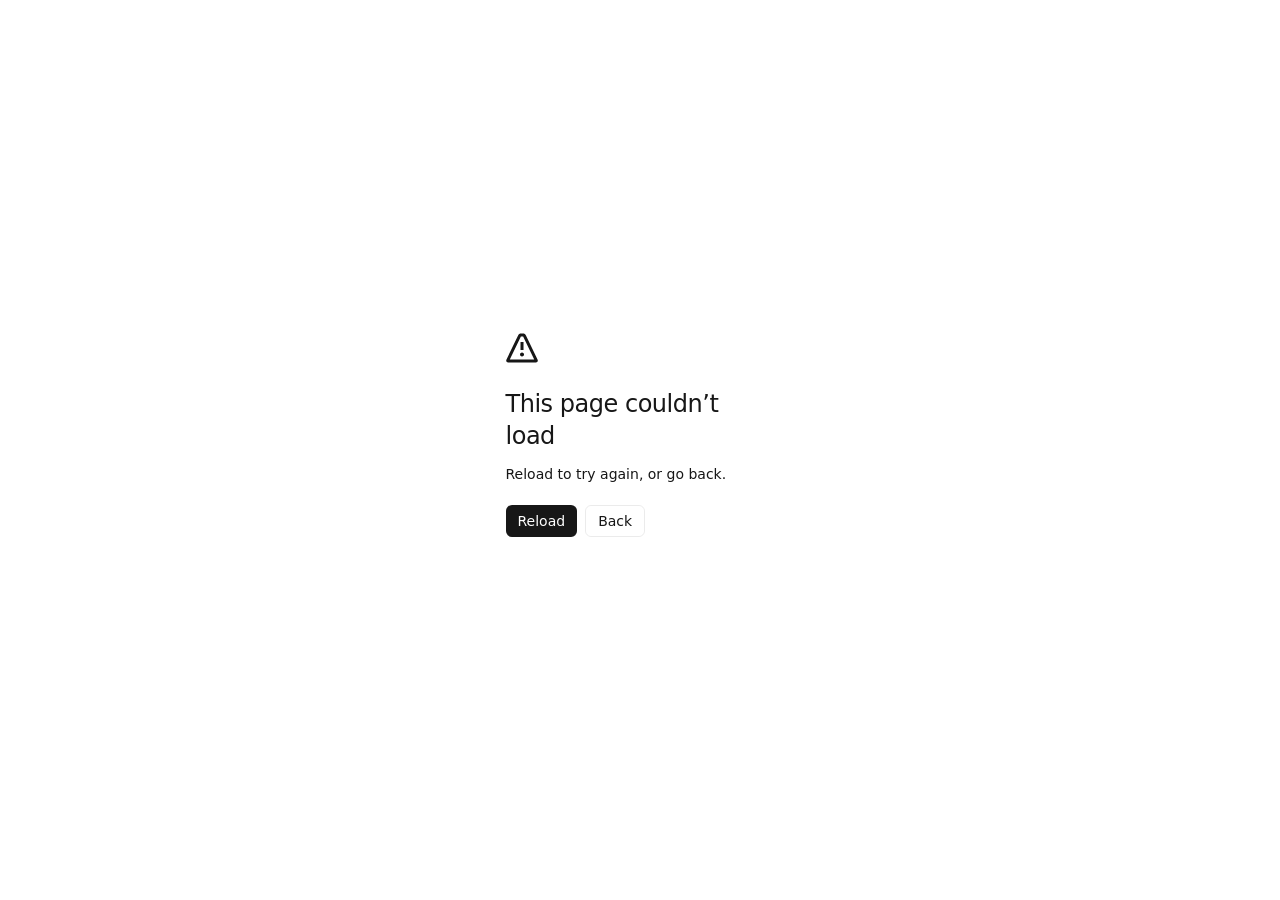
<file: index.html>
<!DOCTYPE html><html lang="ru" class="__variable_9eecde __variable_046f51 __variable_7a575e"><head><meta charSet="utf-8"/><meta name="viewport" content="width=device-width, initial-scale=1"/><link rel="preload" href="/_next/static/media/0aa834ed78bf6d07-s.p.woff2" as="font" crossorigin="" type="font/woff2"/><link rel="preload" href="/_next/static/media/1e41be92c43b3255-s.p.woff2" as="font" crossorigin="" type="font/woff2"/><link rel="preload" href="/_next/static/media/4c1b5ff8ea720923-s.p.woff2" as="font" crossorigin="" type="font/woff2"/><link rel="preload" href="/_next/static/media/80841ae24d03ed90-s.p.woff2" as="font" crossorigin="" type="font/woff2"/><link rel="preload" href="/_next/static/media/bb3ef058b751a6ad-s.p.woff2" as="font" crossorigin="" type="font/woff2"/><link rel="preload" href="/_next/static/media/ef74cb41ae08e63d-s.p.woff2" as="font" crossorigin="" type="font/woff2"/><link rel="stylesheet" href="/_next/static/css/17112786725fc3a8.css" data-precedence="next"/><link rel="stylesheet" href="/_next/static/css/d0066703d34eda00.css" data-precedence="next"/><link rel="stylesheet" href="/_next/static/css/f74a2aab13d6a662.css" data-precedence="next"/><link rel="stylesheet" href="/_next/static/css/0b0a87f2d768f240.css" data-precedence="next"/><link href="/_next/static/css/b1c52864c077bdcb.css" rel="stylesheet" as="style" data-precedence="dynamic"/><link rel="preload" as="script" fetchPriority="low" href="/_next/static/chunks/webpack-8f260900fc6e1457.js"/><script src="/_next/static/chunks/4bd1b696-c7408084347438ae.js" async=""></script><script src="/_next/static/chunks/794-96ab5d7caefc5d69.js" async=""></script><script src="/_next/static/chunks/main-app-d97aa9b3f63c7def.js" async=""></script><script src="/_next/static/chunks/445-57a4416b49e6e12b.js" async=""></script><script src="/_next/static/chunks/159-b839d48ffc63faa2.js" async=""></script><script src="/_next/static/chunks/317-6bc37ebed9be7c95.js" async=""></script><script src="/_next/static/chunks/app/layout-ad208c78e5a9281c.js" async=""></script><script src="/_next/static/chunks/500-9f3b0efa8c8eeaaa.js" async=""></script><script src="/_next/static/chunks/app/page-cb0150f36ef38532.js" async=""></script><link rel="preload" href="/_next/static/chunks/905.3c07247495b604e3.js" as="script" fetchPriority="low"/><title>Тимур Латыпов — Продуктовый дизайнер</title><meta name="description" content="Продуктовый дизайнер и дизайн-инженер в E-commerce и FinTech. С помощью ИИ сам делаю работающие прототипы и проверяю на них идеи."/><meta name="google-site-verification" content="XM56tkXGJuTj2uECBx9fz_101BUZbZKKqam38nk7uIU"/><meta property="og:title" content="Тимур Латыпов — Продуктовый дизайнер"/><meta property="og:description" content="Продуктовый дизайнер и дизайн-инженер в E-commerce и FinTech. С помощью ИИ сам делаю работающие прототипы и проверяю на них идеи."/><meta property="og:url" content="https://timlatypov.ru/"/><meta property="og:site_name" content="Тимур Латыпов"/><meta property="og:locale" content="und"/><meta property="og:image" content="https://timlatypov.ru/images/og-home-v3.jpg"/><meta property="og:image:width" content="1200"/><meta property="og:image:height" content="630"/><meta property="og:image:alt" content="Тимур Латыпов — Продуктовый дизайнер"/><meta property="og:type" content="website"/><meta name="twitter:card" content="summary_large_image"/><meta name="twitter:title" content="Тимур Латыпов — Продуктовый дизайнер"/><meta name="twitter:description" content="Продуктовый дизайнер и дизайн-инженер в E-commerce и FinTech. С помощью ИИ сам делаю работающие прототипы и проверяю на них идеи."/><meta name="twitter:image" content="https://timlatypov.ru/images/og-home-v3.jpg"/><link rel="icon" href="/favicon.ico?dacaa60d5f2a5cfa" type="image/x-icon" sizes="16x16"/><link rel="icon" href="/icon.svg?08727a46246cafeb" type="image/svg+xml" sizes="any"/><link rel="apple-touch-icon" href="/apple-icon.png?95506372cbcbedf9" type="image/png" sizes="180x180"/><meta name="next-size-adjust" content=""/><script src="/_next/static/chunks/polyfills-42372ed130431b0a.js" noModule=""></script></head><body class="bg-[#080a00] text-[#d9d9d9] antialiased"><div hidden=""><!--$--><!--/$--></div><script>(() => {
  if (location.pathname !== '/') return;
  let skip = false;
  try {
    if (sessionStorage.getItem('hero-skip-preload') === '1') {
      skip = true;
      sessionStorage.removeItem('hero-skip-preload');
    }
  } catch {}
  if (!skip && document.referrer) {
    try {
      const ref = new URL(document.referrer);
      const nav = performance.getEntriesByType('navigation')[0];
      const navType = nav && 'type' in nav ? nav.type : 'navigate';
      if (ref.origin === location.origin && ref.pathname.startsWith('/cases/') && navType === 'navigate') {
        skip = true;
      }
    } catch {}
  }
  if (!skip) return;
  window.__heroSkipPreload = true;
  const root = document.documentElement;
  let done = false;
  const apply = () => {
    if (done) return true;
    const pre = document.querySelector('.hero-preloader');
    if (!pre) return false;
    done = true;
    pre.setAttribute('data-skip-preload', '');
    pre.removeAttribute('data-playing');
    const sec = pre.closest('.hero-section');
    if (sec) {
      sec.removeAttribute('data-preloading');
      sec.removeAttribute('data-name-wait');
      sec.setAttribute('data-seen', '');
      sec.setAttribute('data-named', '');
    }
    return true;
  };
  if (apply()) return;
  const mo = new MutationObserver(() => {
    if (apply()) mo.disconnect();
  });
  mo.observe(root, { childList: true, subtree: true });
  addEventListener('DOMContentLoaded', () => {
    apply();
    mo.disconnect();
  }, { once: true });
})()</script><a href="#main-content" class="skip-link">Перейти к содержанию</a><header class="header-intro-reveal "><div class="header-wrapper flex items-center justify-between" style="font-size:1.6rem;font-family:var(--font-mono)"><a href="/" class="header-logo no-underline" style="color:#c1c1c1;letter-spacing:0.16em;font-weight:500;--n:0"><span class="logo-prefix"><span><span class="scramble-word"><span class="scramble-char" data-ch="["><span class="scramble-glyph">[</span></span><span class="scramble-char" data-ch="T"><span class="scramble-glyph">T</span></span><span class="scramble-char" data-ch="]"><span class="scramble-glyph">]</span></span></span></span></span><span><span class="scramble-word"><span class="scramble-char" data-ch="L"><span class="scramble-glyph">L</span></span><span class="scramble-char" data-ch="A"><span class="scramble-glyph">A</span></span><span class="scramble-char" data-ch="T"><span class="scramble-glyph">T</span></span><span class="scramble-char" data-ch="Y"><span class="scramble-glyph">Y</span></span><span class="scramble-char" data-ch="P"><span class="scramble-glyph">P</span></span><span class="scramble-char" data-ch="O"><span class="scramble-glyph">O</span></span><span class="scramble-char" data-ch="V"><span class="scramble-glyph">V</span></span></span></span></a><nav class="header-nav-desktop"><ul class="flex list-none" style="gap:2rem"><li style="--n:1"><a href="/#portfolio" class="nav-link no-underline" style="color:#c1c1c1"><span class="nav-link-prefix" style="margin-right:0.4rem"><span><span class="scramble-word"><span class="scramble-char" data-ch="["><span class="scramble-glyph">[</span></span><span class="scramble-char" data-ch="0"><span class="scramble-glyph">0</span></span><span class="scramble-char" data-ch="1"><span class="scramble-glyph">1</span></span><span class="scramble-char" data-ch="]"><span class="scramble-glyph">]</span></span></span></span></span><span><span class="scramble-word"><span class="scramble-char" data-ch="П"><span class="scramble-glyph">П</span></span><span class="scramble-char" data-ch="О"><span class="scramble-glyph">О</span></span><span class="scramble-char" data-ch="Р"><span class="scramble-glyph">Р</span></span><span class="scramble-char" data-ch="Т"><span class="scramble-glyph">Т</span></span><span class="scramble-char" data-ch="Ф"><span class="scramble-glyph">Ф</span></span><span class="scramble-char" data-ch="О"><span class="scramble-glyph">О</span></span><span class="scramble-char" data-ch="Л"><span class="scramble-glyph">Л</span></span><span class="scramble-char" data-ch="И"><span class="scramble-glyph">И</span></span><span class="scramble-char" data-ch="О"><span class="scramble-glyph">О</span></span></span></span></a></li><li style="--n:2"><a href="/#experience" class="nav-link no-underline" style="color:#c1c1c1"><span class="nav-link-prefix" style="margin-right:0.4rem"><span><span class="scramble-word"><span class="scramble-char" data-ch="["><span class="scramble-glyph">[</span></span><span class="scramble-char" data-ch="0"><span class="scramble-glyph">0</span></span><span class="scramble-char" data-ch="2"><span class="scramble-glyph">2</span></span><span class="scramble-char" data-ch="]"><span class="scramble-glyph">]</span></span></span></span></span><span><span class="scramble-word"><span class="scramble-char" data-ch="О"><span class="scramble-glyph">О</span></span><span class="scramble-char" data-ch="П"><span class="scramble-glyph">П</span></span><span class="scramble-char" data-ch="Ы"><span class="scramble-glyph">Ы</span></span><span class="scramble-char" data-ch="Т"><span class="scramble-glyph">Т</span></span></span><span><span class="scramble-char" data-ch=" "><span class="scramble-glyph"> </span></span></span><span class="scramble-word"><span class="scramble-char" data-ch="Р"><span class="scramble-glyph">Р</span></span><span class="scramble-char" data-ch="А"><span class="scramble-glyph">А</span></span><span class="scramble-char" data-ch="Б"><span class="scramble-glyph">Б</span></span><span class="scramble-char" data-ch="О"><span class="scramble-glyph">О</span></span><span class="scramble-char" data-ch="Т"><span class="scramble-glyph">Т</span></span><span class="scramble-char" data-ch="Ы"><span class="scramble-glyph">Ы</span></span></span></span></a></li><li style="--n:3"><a href="/resume.pdf" target="_blank" rel="noopener noreferrer" class="nav-link no-underline" style="color:#c1c1c1"><span class="nav-link-prefix" style="margin-right:0.4rem"><span><span class="scramble-word"><span class="scramble-char" data-ch="["><span class="scramble-glyph">[</span></span><span class="scramble-char" data-ch="0"><span class="scramble-glyph">0</span></span><span class="scramble-char" data-ch="3"><span class="scramble-glyph">3</span></span><span class="scramble-char" data-ch="]"><span class="scramble-glyph">]</span></span></span></span></span><span><span class="scramble-word"><span class="scramble-char" data-ch="Р"><span class="scramble-glyph">Р</span></span><span class="scramble-char" data-ch="Е"><span class="scramble-glyph">Е</span></span><span class="scramble-char" data-ch="З"><span class="scramble-glyph">З</span></span><span class="scramble-char" data-ch="Ю"><span class="scramble-glyph">Ю</span></span><span class="scramble-char" data-ch="М"><span class="scramble-glyph">М</span></span><span class="scramble-char" data-ch="Е"><span class="scramble-glyph">Е</span></span></span></span></a></li></ul></nav><button class="burger-menu bg-transparent border-0 cursor-pointer" aria-label="Открыть меню" aria-expanded="false" aria-controls="site-menu"><span></span><span></span></button></div></header><div id="site-menu" class="site-menu" data-lenis-prevent=""><div class="site-menu__inner"><nav class="site-menu__main" aria-label="Меню"><p class="site-menu__label">// Меню</p><ul class="site-menu__list"><li class="site-menu__row" style="--i:0"><a href="/#portfolio" class="site-menu__link"><span class="site-menu__num">01</span><span class="site-menu__word"><span>Портфолио</span></span><span class="site-menu__tail"><svg class="site-menu__arrow" viewBox="0 0 24 24" fill="none" aria-hidden="true"><path d="M4.5 12h15M13.5 6l6 6-6 6" stroke="currentColor" stroke-width="1.5" stroke-linecap="round" stroke-linejoin="round"></path></svg></span></a></li><li class="site-menu__row" style="--i:1"><a href="/#experience" class="site-menu__link"><span class="site-menu__num">02</span><span class="site-menu__word"><span>Опыт работы</span></span><span class="site-menu__tail"><svg class="site-menu__arrow" viewBox="0 0 24 24" fill="none" aria-hidden="true"><path d="M4.5 12h15M13.5 6l6 6-6 6" stroke="currentColor" stroke-width="1.5" stroke-linecap="round" stroke-linejoin="round"></path></svg></span></a></li><li class="site-menu__row" style="--i:2"><a href="/resume.pdf" target="_blank" rel="noopener noreferrer" class="site-menu__link"><span class="site-menu__num">03</span><span class="site-menu__word"><span>Резюме</span></span><span class="site-menu__tail"><span class="site-menu__tag">PDF</span><svg class="site-menu__arrow" viewBox="0 0 24 24" fill="none" aria-hidden="true"><path d="M7 17 17 7M8.5 7H17v8.5" stroke="currentColor" stroke-width="1.8" stroke-linecap="round" stroke-linejoin="round"></path></svg></span></a></li></ul></nav><div class="site-menu__foot"><a href="https://t.me/Latypov_Timur" target="_blank" rel="noopener noreferrer" class="site-menu__cta"><span>Написать в Telegram</span><svg class="site-menu__cta-arrow" viewBox="0 0 24 24" fill="none" aria-hidden="true"><path d="M7 17 17 7M8.5 7H17v8.5" stroke="currentColor" stroke-width="1.8" stroke-linecap="round" stroke-linejoin="round"></path></svg></a><p class="site-menu__meta"><span>Продуктовый дизайнер</span><span>E-commerce · FinTech</span></p></div></div></div><div class="page-transition-wrapper"><script>(function(){try{history.scrollRestoration='manual';var n=performance.getEntriesByType('navigation')[0];if(location.hash&&n&&n.type!=='navigate')history.replaceState(history.state,'',location.pathname+location.search);if(!location.hash)scrollTo(0,0)}catch(e){}})()</script><main id="main-content"><section data-reveal-skip="true" data-preloading="" data-name-wait="" class="hero-section relative flex justify-center items-center overflow-hidden" style="min-height:calc(100vh / var(--page-zoom, 1) - 8rem)"><div class="hero-wrapper" style="max-width:192rem;margin:0 auto"><div class="hero-preloader" data-playing="true"><div class="hero-pre-titles"><span aria-hidden="true" style="position:absolute;width:1px;height:1px;overflow:hidden;clip-path:inset(50%);opacity:0;pointer-events:none;font-family:var(--font-jura);font-weight:700">AI</span><p class="hero-pre-titles__role" aria-hidden="true"><span aria-hidden="true" style="--d:0.1s;--k:-9.5">П</span><span aria-hidden="true" style="--d:0.27s;--k:-8.5">Р</span><span aria-hidden="true" style="--d:0.04s;--k:-7.5">О</span><span aria-hidden="true" style="--d:0.35s;--k:-6.5">Д</span><span aria-hidden="true" style="--d:0.17s;--k:-5.5">У</span><span aria-hidden="true" style="--d:0s;--k:-4.5">К</span><span aria-hidden="true" style="--d:0.21s;--k:-3.5">Т</span><span aria-hidden="true" style="--d:0.02s;--k:-2.5">О</span><span aria-hidden="true" style="--d:0.31s;--k:-1.5">В</span><span aria-hidden="true" style="--d:0.12s;--k:-0.5">Ы</span><span aria-hidden="true" style="--d:0.39s;--k:0.5">Й</span><span aria-hidden="true" style="--d:0.08s;--k:1.5"> </span><span aria-hidden="true" style="--d:0.25s;--k:2.5">Д</span><span aria-hidden="true" style="--d:0.15s;--k:3.5">И</span><span aria-hidden="true" style="--d:0.33s;--k:4.5">З</span><span aria-hidden="true" style="--d:0.06s;--k:5.5">А</span><span aria-hidden="true" style="--d:0.23s;--k:6.5">Й</span><span aria-hidden="true" style="--d:0.37s;--k:7.5">Н</span><span aria-hidden="true" style="--d:0.01s;--k:8.5">Е</span><span aria-hidden="true" style="--d:0.19s;--k:9.5">Р</span></p><h1 class="hero-pre-titles__name" aria-label="Тимур Латыпов" data-bg-text="" data-bg-anchor=""><span aria-hidden="true" style="--d:0.1s;--k:-6">Т</span><span aria-hidden="true" style="--d:0.27s;--k:-5">И</span><span aria-hidden="true" style="--d:0.04s;--k:-4">М</span><span aria-hidden="true" style="--d:0.35s;--k:-3">У</span><span aria-hidden="true" style="--d:0.17s;--k:-2">Р</span><span aria-hidden="true" style="--d:0s;--k:-1"> </span><span aria-hidden="true" style="--d:0.21s;--k:0">Л</span><span aria-hidden="true" style="--d:0.02s;--k:1">А</span><span aria-hidden="true" style="--d:0.31s;--k:2">Т</span><span aria-hidden="true" style="--d:0.12s;--k:3">Ы</span><span aria-hidden="true" style="--d:0.39s;--k:4">П</span><span aria-hidden="true" style="--d:0.08s;--k:5">О</span><span aria-hidden="true" style="--d:0.25s;--k:6">В</span></h1><p class="hero-pre-titles__cap" data-hero-calm=""><span class="hl-cap"><span class="hl-cap__a" aria-hidden="true">E-commerce · FinTech</span><span class="hl-cap__b">Продуктовый дизайнер и <span class="whitespace-nowrap">дизайн-инженер</span> в E-commerce и FinTech.<!-- --> <br/>С помощью ИИ сам делаю работающие прототипы и проверяю на них идеи.</span></span></p><span class="hero-pre-load" aria-hidden="true"></span></div></div><div class="hero-anchor hero-intro-reveal relative flex items-center" style="gap:1.8rem;width:116.67rem;height:27.22rem"></div></div></section><section id="portfolio" class="portfolio-section" style="margin-bottom:14rem"><div class="wrapper"><div class="section-heading" style="margin-bottom:9rem;margin-top:2rem"><div class="section-heading-row flex items-baseline justify-between" style="gap:2.4rem;margin-bottom:4.4rem"><h3 class="section-heading-title font-bold uppercase" style="font-family:var(--font-jura);font-size:2rem;line-height:2.4rem;letter-spacing:0.1em;color:#a5a5a5">// ПОРТФОЛИО</h3></div><div class="section-heading-divider flex items-center" aria-hidden="true"><span class="flex-shrink-0 rounded-sm bg-[#d9d9d9]" style="width:5.6rem;height:0.7rem"></span><div class="SectionHeading_line__aomkK"></div><span class="flex-shrink-0 rounded-sm bg-white" style="width:0.6rem;height:0.6rem"></span></div></div><div data-reveal-skip="true" class="portfolio-list flex flex-col" style="gap:6.4rem"><div class="cs-slot"><div class="cs-inner"><a data-reveal="true" class="portfolio-item portfolio-item--case no-underline flex items-start" style="height:61.4rem;border-radius:calc(2.4 * var(--u));box-shadow:none;overflow:visible" href="/cases/citilink/"><div class="portfolio-item-info flex flex-col justify-between h-full flex-1" style="padding:6.4rem"><div><h4 class="portfolio-item-title relative font-bold uppercase text-[#d9d9d9]" style="font-family:var(--font-jura);font-size:3.2rem;line-height:3.8rem;letter-spacing:0.35em;margin-bottom:2.4rem">CITILINK<span class="project-glitch project-glitch--title" data-on="false" aria-hidden="true"><span class="project-glitch__cut" data-text="CITILINK"></span><span class="project-glitch__a" data-text="CITILINK"></span><span class="project-glitch__b" data-text="CITILINK"></span></span></h4><p class="portfolio-item-description font-normal text-[#8c8c8c]" style="font-family:var(--font-roboto);font-size:1.7rem;line-height:140%;max-width:48.3rem;margin-bottom:2.8rem">Спроектировал подбор по задачам и ИИ-ассистента для каталога — и проверил на живом прототипе</p><ul class="tags-list flex flex-wrap" style="gap:1.6rem"><li class="tags-list-item font-bold bg-[#1f1f1f] text-[#c1c1c1]" style="font-family:var(--font-jura);font-size:1.6rem;line-height:110%;padding:1.2rem 1.6rem;border-radius:calc(0.8 * var(--u))">E-com</li><li class="tags-list-item font-bold bg-[#1f1f1f] text-[#c1c1c1]" style="font-family:var(--font-jura);font-size:1.6rem;line-height:110%;padding:1.2rem 1.6rem;border-radius:calc(0.8 * var(--u))">AI</li><li class="tags-list-item font-bold bg-[#1f1f1f] text-[#c1c1c1]" style="font-family:var(--font-jura);font-size:1.6rem;line-height:110%;padding:1.2rem 1.6rem;border-radius:calc(0.8 * var(--u))">Web</li></ul></div><div><div class="portfolio-btn-desktop"><span data-accent="" class="btn-round relative rounded-full inline-flex flex-shrink-0" style="width:6.8rem;height:6.8rem"><span class="btn-round-face absolute inset-0 rounded-full flex items-center justify-center bg-accent"><svg class="btn-round-arrow" style="width:2.4rem;height:2.4rem" xmlns="http://www.w3.org/2000/svg" viewBox="0 0 24 24" fill="none"><path d="M5 12H19" stroke="#080A00" stroke-width="2" stroke-linecap="round" stroke-linejoin="round"></path><path d="M12 5L19 12L12 19" stroke="#080A00" stroke-width="2" stroke-linecap="round" stroke-linejoin="round"></path></svg></span></span></div><span class="portfolio-btn-mobile hidden items-center justify-center font-bold uppercase text-[#12F21C]" style="font-family:var(--font-jura);font-size:1.6rem;line-height:1.9rem;width:31.2rem;padding:2.4rem;box-shadow:inset 0 0 0 1px rgba(41,41,41,1);border-radius:calc(1.2 * var(--u))">Посмотреть кейс</span></div></div><div data-reveal-zoom="true" data-reveal-clipped="" class="portfolio-item-preview overflow-hidden flex items-center justify-center flex-shrink-0 relative" style="width:61.4rem;height:61.4rem;border-radius:calc(2.4 * var(--u))"><div class="portfolio-item-media absolute inset-0"><picture><source media="(max-width: 880px)" srcSet="/_img/256/images/cases/citilink/card-preview-mobile.webp 32w, /_img/256/images/cases/citilink/card-preview-mobile.webp 48w, /_img/256/images/cases/citilink/card-preview-mobile.webp 64w, /_img/256/images/cases/citilink/card-preview-mobile.webp 96w, /_img/256/images/cases/citilink/card-preview-mobile.webp 128w, /_img/256/images/cases/citilink/card-preview-mobile.webp 256w, /_img/480/images/cases/citilink/card-preview-mobile.webp 384w, /_img/640/images/cases/citilink/card-preview-mobile.webp 640w, /_img/828/images/cases/citilink/card-preview-mobile.webp 750w, /_img/828/images/cases/citilink/card-preview-mobile.webp 828w, /_img/1080/images/cases/citilink/card-preview-mobile.webp 1080w, /_img/1200/images/cases/citilink/card-preview-mobile.webp 1200w, /_img/1920/images/cases/citilink/card-preview-mobile.webp 1920w, /_img/2560/images/cases/citilink/card-preview-mobile.webp 2048w, /_img/2560/images/cases/citilink/card-preview-mobile.webp 3840w" sizes="(max-width: 480px) calc(100vw - 40px), calc(100vw - 80px)"/><img alt="CITILINK" loading="lazy" decoding="async" style="position:absolute;height:100%;width:100%;left:0;top:0;right:0;bottom:0;color:transparent" sizes="(min-width: 1281px) 50vw, 700px" srcSet="/_img/480/images/cases/citilink/card-preview.webp 384w, /_img/640/images/cases/citilink/card-preview.webp 640w, /_img/828/images/cases/citilink/card-preview.webp 750w, /_img/828/images/cases/citilink/card-preview.webp 828w, /_img/1080/images/cases/citilink/card-preview.webp 1080w, /_img/1200/images/cases/citilink/card-preview.webp 1200w, /_img/1920/images/cases/citilink/card-preview.webp 1920w, /_img/2560/images/cases/citilink/card-preview.webp 2048w, /_img/2560/images/cases/citilink/card-preview.webp 3840w" src="/_img/2560/images/cases/citilink/card-preview.webp" fetchPriority="low" class="portfolio-item-img object-cover"/></picture></div></div></a><div class="cs-veil"></div><div class="cs-veil cs-veil--out"></div></div></div><div class="cs-slot"><div class="cs-inner"><a data-reveal="true" class="portfolio-item portfolio-item--case no-underline flex items-start" style="height:61.4rem;border-radius:calc(2.4 * var(--u));box-shadow:none;overflow:visible" href="/cases/mindbox/"><div class="portfolio-item-info flex flex-col justify-between h-full flex-1" style="padding:6.4rem"><div><h4 class="portfolio-item-title relative font-bold uppercase text-[#d9d9d9]" style="font-family:var(--font-jura);font-size:3.2rem;line-height:3.8rem;letter-spacing:0.35em;margin-bottom:2.4rem">MINDBOX<span class="project-glitch project-glitch--title" data-on="false" aria-hidden="true"><span class="project-glitch__cut" data-text="MINDBOX"></span><span class="project-glitch__a" data-text="MINDBOX"></span><span class="project-glitch__b" data-text="MINDBOX"></span></span></h4><p class="portfolio-item-description font-normal text-[#8c8c8c]" style="font-family:var(--font-roboto);font-size:1.7rem;line-height:140%;max-width:48.3rem;margin-bottom:2.8rem">Пересобрал конструктор условий: с логики базы данных — на язык маркетолога</p><ul class="tags-list flex flex-wrap" style="gap:1.6rem"><li class="tags-list-item font-bold bg-[#1f1f1f] text-[#c1c1c1]" style="font-family:var(--font-jura);font-size:1.6rem;line-height:110%;padding:1.2rem 1.6rem;border-radius:calc(0.8 * var(--u))">MarTech</li><li class="tags-list-item font-bold bg-[#1f1f1f] text-[#c1c1c1]" style="font-family:var(--font-jura);font-size:1.6rem;line-height:110%;padding:1.2rem 1.6rem;border-radius:calc(0.8 * var(--u))">B2B SaaS</li><li class="tags-list-item font-bold bg-[#1f1f1f] text-[#c1c1c1]" style="font-family:var(--font-jura);font-size:1.6rem;line-height:110%;padding:1.2rem 1.6rem;border-radius:calc(0.8 * var(--u))">Web</li></ul></div><div><div class="portfolio-btn-desktop"><span data-accent="" class="btn-round relative rounded-full inline-flex flex-shrink-0" style="width:6.8rem;height:6.8rem"><span class="btn-round-face absolute inset-0 rounded-full flex items-center justify-center bg-accent"><svg class="btn-round-arrow" style="width:2.4rem;height:2.4rem" xmlns="http://www.w3.org/2000/svg" viewBox="0 0 24 24" fill="none"><path d="M5 12H19" stroke="#080A00" stroke-width="2" stroke-linecap="round" stroke-linejoin="round"></path><path d="M12 5L19 12L12 19" stroke="#080A00" stroke-width="2" stroke-linecap="round" stroke-linejoin="round"></path></svg></span></span></div><span class="portfolio-btn-mobile hidden items-center justify-center font-bold uppercase text-[#12F21C]" style="font-family:var(--font-jura);font-size:1.6rem;line-height:1.9rem;width:31.2rem;padding:2.4rem;box-shadow:inset 0 0 0 1px rgba(41,41,41,1);border-radius:calc(1.2 * var(--u))">Посмотреть кейс</span></div></div><div data-reveal-zoom="true" data-reveal-clipped="" class="portfolio-item-preview overflow-hidden flex items-center justify-center flex-shrink-0 relative" style="width:61.4rem;height:61.4rem;border-radius:calc(2.4 * var(--u))"><div class="portfolio-item-media absolute inset-0"><picture><source media="(max-width: 880px)" srcSet="/_img/256/images/cases/mindbox/card-preview-mobile-tree.webp 32w, /_img/256/images/cases/mindbox/card-preview-mobile-tree.webp 48w, /_img/256/images/cases/mindbox/card-preview-mobile-tree.webp 64w, /_img/256/images/cases/mindbox/card-preview-mobile-tree.webp 96w, /_img/256/images/cases/mindbox/card-preview-mobile-tree.webp 128w, /_img/256/images/cases/mindbox/card-preview-mobile-tree.webp 256w, /_img/480/images/cases/mindbox/card-preview-mobile-tree.webp 384w, /_img/640/images/cases/mindbox/card-preview-mobile-tree.webp 640w, /_img/828/images/cases/mindbox/card-preview-mobile-tree.webp 750w, /_img/828/images/cases/mindbox/card-preview-mobile-tree.webp 828w, /_img/1080/images/cases/mindbox/card-preview-mobile-tree.webp 1080w, /_img/1200/images/cases/mindbox/card-preview-mobile-tree.webp 1200w, /_img/1920/images/cases/mindbox/card-preview-mobile-tree.webp 1920w, /_img/2560/images/cases/mindbox/card-preview-mobile-tree.webp 2048w, /_img/2560/images/cases/mindbox/card-preview-mobile-tree.webp 3840w" sizes="(max-width: 480px) calc(100vw - 40px), calc(100vw - 80px)"/><img alt="MINDBOX" loading="lazy" decoding="async" style="position:absolute;height:100%;width:100%;left:0;top:0;right:0;bottom:0;color:transparent" sizes="(min-width: 1281px) 50vw, 700px" srcSet="/_img/480/images/cases/mindbox/card-preview-tree.webp 384w, /_img/640/images/cases/mindbox/card-preview-tree.webp 640w, /_img/828/images/cases/mindbox/card-preview-tree.webp 750w, /_img/828/images/cases/mindbox/card-preview-tree.webp 828w, /_img/1080/images/cases/mindbox/card-preview-tree.webp 1080w, /_img/1200/images/cases/mindbox/card-preview-tree.webp 1200w, /_img/1920/images/cases/mindbox/card-preview-tree.webp 1920w, /_img/2560/images/cases/mindbox/card-preview-tree.webp 2048w, /_img/2560/images/cases/mindbox/card-preview-tree.webp 3840w" src="/_img/2560/images/cases/mindbox/card-preview-tree.webp" fetchPriority="low" class="portfolio-item-img object-cover"/></picture></div></div></a><div class="cs-veil"></div><div class="cs-veil cs-veil--out"></div></div></div><div class="cs-slot"><div class="cs-inner"><div data-reveal="true" class="portfolio-item portfolio-item--nda flex items-start" style="height:61.4rem;border-radius:calc(2.4 * var(--u));box-shadow:none;overflow:visible"><div class="portfolio-item-info flex flex-col justify-between h-full flex-1" style="padding:6.4rem"><div><h4 class="portfolio-item-title relative font-bold uppercase text-[#d9d9d9]" style="font-family:var(--font-jura);font-size:3.2rem;line-height:3.8rem;letter-spacing:0.35em;margin-bottom:2.4rem">WHITE LEVEL</h4><p class="portfolio-item-description font-normal text-[#8c8c8c]" style="font-family:var(--font-roboto);font-size:1.7rem;line-height:140%;max-width:48.3rem;margin-bottom:2.8rem">Довёл до запуска MVP систему международных переводов: сценарии операциониста и HQ-офиса</p><ul class="tags-list flex flex-wrap" style="gap:1.6rem"><li class="tags-list-item font-bold bg-[#1f1f1f] text-[#c1c1c1]" style="font-family:var(--font-jura);font-size:1.6rem;line-height:110%;padding:1.2rem 1.6rem;border-radius:calc(0.8 * var(--u))">FinTech</li><li class="tags-list-item font-bold bg-[#1f1f1f] text-[#c1c1c1]" style="font-family:var(--font-jura);font-size:1.6rem;line-height:110%;padding:1.2rem 1.6rem;border-radius:calc(0.8 * var(--u))">B2B On-prem</li><li class="tags-list-item font-bold bg-[#1f1f1f] text-[#c1c1c1]" style="font-family:var(--font-jura);font-size:1.6rem;line-height:110%;padding:1.2rem 1.6rem;border-radius:calc(0.8 * var(--u))">Desktop</li></ul></div><div><span data-accent="" class="portfolio-nda-note inline-flex items-center text-[#8c8c8c]" style="font-family:var(--font-roboto);font-size:1.6rem;line-height:2.7rem;gap:1.2rem;padding:1.6rem 2rem;border-radius:calc(1.6 * var(--u));box-shadow:inset 0 0 0 1px #292929"><span class="flex-shrink-0"><svg style="width:2rem;height:2rem" viewBox="0 0 24 24" fill="none" xmlns="http://www.w3.org/2000/svg" aria-hidden="true"><path fill-rule="evenodd" clip-rule="evenodd" fill="currentColor" d="M6.5 10h11a2.5 2.5 0 0 1 2.5 2.5v6a2.5 2.5 0 0 1-2.5 2.5h-11A2.5 2.5 0 0 1 4 18.5v-6A2.5 2.5 0 0 1 6.5 10zM12 13.1a1.65 1.65 0 0 0-.75 3.12V18h1.5v-1.78A1.65 1.65 0 0 0 12 13.1z"></path><path d="M8 10.5V7.5a4 4 0 0 1 8 0v3" stroke="currentColor" stroke-width="2"></path></svg></span><span>Кейс под NDA — <span class="whitespace-nowrap">показываю по запросу</span></span></span></div></div><div data-reveal-zoom="true" data-reveal-clipped="" class="portfolio-item-preview portfolio-item-preview--nda flex items-center justify-center flex-shrink-0 relative" style="width:61.4rem;height:61.4rem;border-radius:calc(2.4 * var(--u))"><div class="flex flex-col items-center text-[#7a7a7a]" style="gap:1.6rem"><svg style="width:4rem;height:4rem" viewBox="0 0 24 24" fill="none" xmlns="http://www.w3.org/2000/svg" aria-hidden="true"><path fill-rule="evenodd" clip-rule="evenodd" fill="currentColor" d="M6.5 10h11a2.5 2.5 0 0 1 2.5 2.5v6a2.5 2.5 0 0 1-2.5 2.5h-11A2.5 2.5 0 0 1 4 18.5v-6A2.5 2.5 0 0 1 6.5 10zM12 13.1a1.65 1.65 0 0 0-.75 3.12V18h1.5v-1.78A1.65 1.65 0 0 0 12 13.1z"></path><path d="M8 10.5V7.5a4 4 0 0 1 8 0v3" stroke="currentColor" stroke-width="2"></path></svg><span class="font-bold" style="font-family:var(--font-jura);font-size:2.4rem;line-height:2.8rem;letter-spacing:0.2em;margin-left:0.2em">NDA</span></div></div></div><div class="cs-veil"></div><div class="cs-veil cs-veil--out"></div></div></div></div></div></section><section id="experience" class="experience_section__oxKoH" data-reveal-skip="true" data-exp-scene="" data-steps="frame" data-steps-tick="none"><div class="experience_track__p0ub8" style="--n:3;--per:0.75"><div class="experience_stage__VF5oz"><div class="experience_ring__YVNpJ" aria-hidden="true"></div><div class="experience_light__g8grF" data-frame="white" data-wlamp="lamp" data-wmax="90" aria-hidden="true"></div><span hidden=""></span><div class="experience_sFrame__yXsLy" data-wmax="70" aria-hidden="true"><div class="experience_sEdge__WYYCo" data-e="b"><div class="experience_sPiece__j72kX" data-piece="0" data-edge="first" style="--a:-0.06666666666666667;--b:0.39999999999999997;--s0:0;--s1:0.3333333333333333"><canvas></canvas><div class="experience_sTurn__W4Xsj" data-turn="l"><canvas class="experience_sTurnCv__YBK5k"></canvas></div></div><div class="experience_sPiece__j72kX" data-piece="1" data-edge="mid" style="--a:0.26666666666666666;--b:0.7333333333333334;--s0:0.3333333333333333;--s1:0.6666666666666666"><canvas></canvas></div><div class="experience_sPiece__j72kX" data-piece="2" data-edge="last" style="--a:0.6;--b:1.0666666666666667;--s0:0.6666666666666666;--s1:1"><canvas></canvas><div class="experience_sTurn__W4Xsj" data-turn="r"><canvas class="experience_sTurnCv__YBK5k"></canvas></div></div></div></div><span class="experience_label__la69Q experience_col__XgvDc">// Опыт работы</span><div class="experience_progress__qgLkx"><div class="experience_railBody__6_sGr"><span class="experience_sticks__mLKvu" aria-hidden="true"><span class="experience_stick__Lsz2K" data-edge="first" style="--a:-0.06666666666666667;--b:0.39999999999999997"></span><span class="experience_stick__Lsz2K" data-edge="mid" style="--a:0.26666666666666666;--b:0.7333333333333334"></span><span class="experience_stick__Lsz2K" data-edge="last" style="--a:0.6;--b:1.0666666666666667"></span></span><span class="experience_of__ejq_F" aria-hidden="true"><span class="experience_ofNums__jiCrj"><span class="experience_ofNum__7WgEZ" data-edge="first" style="--a:-0.06666666666666667;--b:0.39999999999999997">1</span><span class="experience_ofNum__7WgEZ" data-edge="mid" style="--a:0.26666666666666666;--b:0.7333333333333334">2</span><span class="experience_ofNum__7WgEZ" data-edge="last" style="--a:0.6;--b:1.0666666666666667">3</span></span><span>из <!-- -->3</span></span></div></div><div class="experience_photo__WLnJT" data-reveal="true" data-reveal-zoom="true"><img alt="Тимур Латыпов" fetchPriority="low" loading="lazy" decoding="async" data-nimg="fill" class="object-cover" style="position:absolute;height:100%;width:100%;left:0;top:0;right:0;bottom:0;object-position:var(--portrait-pos);color:transparent" src="/images/experience-portrait-center.webp"/><canvas class="experience_screen__Zqdvn" aria-hidden="true"></canvas></div><ol class="experience_rail__LH5S4 experience_col__XgvDc"><li class="experience_card___oOw_" data-edge="first" style="--a:-0.06666666666666667;--b:0.39999999999999997"><p class="experience_meta__F8eU0">2022</p><h4 class="experience_title__j71w3">SPARKLINGTIDE</h4><p class="experience_job__d7XmQ">UX/UI Designer</p><p class="experience_desc__GKvie">В аутстаффе работал в командах заказчиков над их продуктами: финансовая модель S.Finance для Самолёта, инвентаризация ИТ-инфраструктуры для Ростелекома, управление проектами Spaces.</p></li><li class="experience_card___oOw_" data-edge="mid" style="--a:0.26666666666666666;--b:0.7333333333333334"><p class="experience_meta__F8eU0">2024</p><h4 class="experience_title__j71w3">WHITE LEVEL</h4><p class="experience_job__d7XmQ">Product Designer</p><p class="experience_desc__GKvie">Довёл до запуска MVP систему международных денежных переводов для филиалов: сценарии операциониста и HQ-офиса, требования регулятора, дизайн-система с нуля.</p></li><li class="experience_card___oOw_" data-edge="last" style="--a:0.6;--b:1.0666666666666667"><p class="experience_meta__F8eU0">2025</p><h4 class="experience_title__j71w3">MINDBOX</h4><p class="experience_job__d7XmQ">Product Designer</p><p class="experience_desc__GKvie">CDP-платформа автоматизации маркетинга. Вёл модуль фильтрации, на котором маркетологи собирают сегменты для рассылок, — от аудита и исследования до юзабилити-тестов и передачи в разработку.</p></li></ol><div class="experience_who__tjybT experience_col__XgvDc"><p class="experience_name__Rzunx">Тимур Латыпов</p><p class="experience_role__RmImM">AI-Native Product Designer</p></div><div class="experience_timeline__mpn9u" aria-hidden="true"><span class="experience_line__PUacP"><span class="experience_fill__XLwCb"></span></span><span class="experience_sScale__lUCyc" aria-hidden="true"><span class="experience_sBar__9kSle" data-edge="first" style="--a:-0.06666666666666667;--b:0.39999999999999997;--s0:0;--s1:0.3333333333333333"><span class="experience_sBarFill__764ht"></span></span><span class="experience_sBar__9kSle" data-edge="mid" style="--a:0.26666666666666666;--b:0.7333333333333334;--s0:0.3333333333333333;--s1:0.6666666666666666"><span class="experience_sBarFill__764ht"></span></span><span class="experience_sBar__9kSle" data-edge="last" style="--a:0.6;--b:1.0666666666666667;--s0:0.6666666666666666;--s1:1"><span class="experience_sBarFill__764ht"></span></span></span><ol class="experience_marks__yDD19"><li class="experience_mark__URjuK"><span>2022<!-- --> <span class="experience_markName__Meg9T">SPARKLINGTIDE</span></span><span class="experience_markOn__zm_kI" data-edge="first" style="--a:-0.06666666666666667;--b:0.39999999999999997">2022<!-- --> <span class="experience_markName__Meg9T">SPARKLINGTIDE</span></span></li><li class="experience_mark__URjuK"><span>2024<!-- --> <span class="experience_markName__Meg9T">WHITE LEVEL</span></span><span class="experience_markOn__zm_kI" data-edge="mid" style="--a:0.26666666666666666;--b:0.7333333333333334">2024<!-- --> <span class="experience_markName__Meg9T">WHITE LEVEL</span></span></li><li class="experience_mark__URjuK"><span>2025<!-- --> <span class="experience_markName__Meg9T">MINDBOX</span></span><span class="experience_markOn__zm_kI" data-edge="last" style="--a:0.6;--b:1.0666666666666667">2025<!-- --> <span class="experience_markName__Meg9T">MINDBOX</span></span></li></ol></div></div><div class="experience_flood__YtSah" aria-hidden="true"><span class="experience_floodFill__QAcl9"></span></div><span class="experience_cue__nVKhV" style="--k:1" data-exp-cue="" aria-hidden="true"></span><span class="experience_cue__nVKhV" style="--k:2" data-exp-cue="" aria-hidden="true"></span><span hidden=""></span><span hidden=""></span><span class="experience_cue__nVKhV" style="--k:0.85" data-card-guard="pre" data-boundary="1" aria-hidden="true"></span><span class="experience_cue__nVKhV" style="--k:1.15" data-card-guard="post" data-boundary="1" aria-hidden="true"></span><span class="experience_cue__nVKhV" style="--k:1.85" data-card-guard="pre" data-boundary="2" aria-hidden="true"></span><span class="experience_cue__nVKhV" style="--k:2.15" data-card-guard="post" data-boundary="2" aria-hidden="true"></span></div></section></main><footer class="ft-curtain" data-fit="true"><div class="ft-curtain__stage"><div class="wrapper ft-curtain__top"><h2 class="ft-curtain__title" data-ft-calm="soft"><span class="ft-curtain__q">Создаёте продукт?</span><span class="ft-curtain__a">Давайте делать вместе.</span></h2><div class="ft-curtain__actions" data-ft-calm="soft"><a href="https://t.me/Latypov_Timur" target="_blank" rel="noopener noreferrer" class="ft-pill ft-pill--green ft-hot "><span class="ft-pill__label"><span><span class="scramble-word"><span class="scramble-char" data-ch="Н"><span class="scramble-glyph">Н</span></span><span class="scramble-char" data-ch="а"><span class="scramble-glyph">а</span></span><span class="scramble-char" data-ch="п"><span class="scramble-glyph">п</span></span><span class="scramble-char" data-ch="и"><span class="scramble-glyph">и</span></span><span class="scramble-char" data-ch="с"><span class="scramble-glyph">с</span></span><span class="scramble-char" data-ch="а"><span class="scramble-glyph">а</span></span><span class="scramble-char" data-ch="т"><span class="scramble-glyph">т</span></span><span class="scramble-char" data-ch="ь"><span class="scramble-glyph">ь</span></span></span><span><span class="scramble-char" data-ch=" "><span class="scramble-glyph"> </span></span></span><span class="scramble-word"><span class="scramble-char" data-ch="в"><span class="scramble-glyph">в</span></span></span><span><span class="scramble-char" data-ch=" "><span class="scramble-glyph"> </span></span></span><span class="scramble-word"><span class="scramble-char" data-ch="T"><span class="scramble-glyph">T</span></span><span class="scramble-char" data-ch="e"><span class="scramble-glyph">e</span></span><span class="scramble-char" data-ch="l"><span class="scramble-glyph">l</span></span><span class="scramble-char" data-ch="e"><span class="scramble-glyph">e</span></span><span class="scramble-char" data-ch="g"><span class="scramble-glyph">g</span></span><span class="scramble-char" data-ch="r"><span class="scramble-glyph">r</span></span><span class="scramble-char" data-ch="a"><span class="scramble-glyph">a</span></span><span class="scramble-char" data-ch="m"><span class="scramble-glyph">m</span></span></span></span></span><span class="ft-icon ft-icon--up-right" aria-hidden="true"><svg class="ft-icon__a" viewBox="0 0 24 24" fill="none" aria-hidden="true"><path d="M7 17 17 7M8.5 7H17v8.5" stroke="currentColor" stroke-width="1.8" stroke-linecap="round" stroke-linejoin="round"></path></svg><svg class="ft-icon__b" viewBox="0 0 24 24" fill="none" aria-hidden="true"><path d="M7 17 17 7M8.5 7H17v8.5" stroke="currentColor" stroke-width="1.8" stroke-linecap="round" stroke-linejoin="round"></path></svg></span></a><a href="/resume.pdf" target="_blank" rel="noopener noreferrer" class="ft-pill ft-pill--ghost ft-hot " data-ft-calm="soft"><span class="ft-pill__label"><span><span class="scramble-word"><span class="scramble-char" data-ch="Р"><span class="scramble-glyph">Р</span></span><span class="scramble-char" data-ch="е"><span class="scramble-glyph">е</span></span><span class="scramble-char" data-ch="з"><span class="scramble-glyph">з</span></span><span class="scramble-char" data-ch="ю"><span class="scramble-glyph">ю</span></span><span class="scramble-char" data-ch="м"><span class="scramble-glyph">м</span></span><span class="scramble-char" data-ch="е"><span class="scramble-glyph">е</span></span></span><span><span class="scramble-char" data-ch=" "><span class="scramble-glyph"> </span></span></span><span class="scramble-word"><span class="scramble-char" data-ch="("><span class="scramble-glyph">(</span></span><span class="scramble-char" data-ch="C"><span class="scramble-glyph">C</span></span><span class="scramble-char" data-ch="V"><span class="scramble-glyph">V</span></span><span class="scramble-char" data-ch=")"><span class="scramble-glyph">)</span></span></span></span></span><span class="ft-icon ft-icon--down" aria-hidden="true"><svg class="ft-icon__a" viewBox="0 0 24 24" fill="none" aria-hidden="true"><path d="M12 4.5v15M6 13.5l6 6 6-6" stroke="currentColor" stroke-width="1.8" stroke-linecap="round" stroke-linejoin="round"></path></svg><svg class="ft-icon__b" viewBox="0 0 24 24" fill="none" aria-hidden="true"><path d="M12 4.5v15M6 13.5l6 6 6-6" stroke="currentColor" stroke-width="1.8" stroke-linecap="round" stroke-linejoin="round"></path></svg></span></a></div></div><div class="wrapper"><div class="ft-divider" aria-hidden="true" data-loop=""><span></span><i><b style="--k:1"></b><b style="--k:2"></b><b style="--k:3"></b><b style="--k:4"></b><b style="--k:5"></b><b style="--k:6"></b><b style="--k:7"></b><b style="--k:8"></b><b style="--k:9"></b><b style="--k:10"></b><b style="--k:11"></b><b style="--k:12"></b></i><span></span></div><div class="ft-bar " data-ft-calm=""><nav class="ft-bar__nav" aria-label="Разделы"><a href="/#portfolio" class="nav-link no-underline" style="color:#c1c1c1;font-family:var(--font-mono);font-size:1.4rem"><span class="nav-link-prefix" style="margin-right:0.4rem"><span><span class="scramble-word"><span class="scramble-char" data-ch="["><span class="scramble-glyph">[</span></span><span class="scramble-char" data-ch="0"><span class="scramble-glyph">0</span></span><span class="scramble-char" data-ch="1"><span class="scramble-glyph">1</span></span><span class="scramble-char" data-ch="]"><span class="scramble-glyph">]</span></span></span></span></span><span><span class="scramble-word"><span class="scramble-char" data-ch="П"><span class="scramble-glyph">П</span></span><span class="scramble-char" data-ch="О"><span class="scramble-glyph">О</span></span><span class="scramble-char" data-ch="Р"><span class="scramble-glyph">Р</span></span><span class="scramble-char" data-ch="Т"><span class="scramble-glyph">Т</span></span><span class="scramble-char" data-ch="Ф"><span class="scramble-glyph">Ф</span></span><span class="scramble-char" data-ch="О"><span class="scramble-glyph">О</span></span><span class="scramble-char" data-ch="Л"><span class="scramble-glyph">Л</span></span><span class="scramble-char" data-ch="И"><span class="scramble-glyph">И</span></span><span class="scramble-char" data-ch="О"><span class="scramble-glyph">О</span></span></span></span></a><a href="/#experience" class="nav-link no-underline" style="color:#c1c1c1;font-family:var(--font-mono);font-size:1.4rem"><span class="nav-link-prefix" style="margin-right:0.4rem"><span><span class="scramble-word"><span class="scramble-char" data-ch="["><span class="scramble-glyph">[</span></span><span class="scramble-char" data-ch="0"><span class="scramble-glyph">0</span></span><span class="scramble-char" data-ch="2"><span class="scramble-glyph">2</span></span><span class="scramble-char" data-ch="]"><span class="scramble-glyph">]</span></span></span></span></span><span><span class="scramble-word"><span class="scramble-char" data-ch="О"><span class="scramble-glyph">О</span></span><span class="scramble-char" data-ch="П"><span class="scramble-glyph">П</span></span><span class="scramble-char" data-ch="Ы"><span class="scramble-glyph">Ы</span></span><span class="scramble-char" data-ch="Т"><span class="scramble-glyph">Т</span></span></span><span><span class="scramble-char" data-ch=" "><span class="scramble-glyph"> </span></span></span><span class="scramble-word"><span class="scramble-char" data-ch="Р"><span class="scramble-glyph">Р</span></span><span class="scramble-char" data-ch="А"><span class="scramble-glyph">А</span></span><span class="scramble-char" data-ch="Б"><span class="scramble-glyph">Б</span></span><span class="scramble-char" data-ch="О"><span class="scramble-glyph">О</span></span><span class="scramble-char" data-ch="Т"><span class="scramble-glyph">Т</span></span><span class="scramble-char" data-ch="Ы"><span class="scramble-glyph">Ы</span></span></span></span></a></nav><p class="ft-bar__copy">© <span>2026</span> Тимур Латыпов</p><button type="button" class="ft-totop "><span><span class="scramble-word"><span class="scramble-char" data-ch="Н"><span class="scramble-glyph">Н</span></span><span class="scramble-char" data-ch="А"><span class="scramble-glyph">А</span></span><span class="scramble-char" data-ch="В"><span class="scramble-glyph">В</span></span><span class="scramble-char" data-ch="Е"><span class="scramble-glyph">Е</span></span><span class="scramble-char" data-ch="Р"><span class="scramble-glyph">Р</span></span><span class="scramble-char" data-ch="Х"><span class="scramble-glyph">Х</span></span></span></span><span class="ft-totop__arrow" aria-hidden="true">↑</span></button></div></div></div><div class="ft-curtain__brand"><div class="ft-curtain__word" aria-hidden="true" data-ft-calm="soft"><span class="ft-curtain__ch"><span class="ft-curtain__g">L</span></span><span class="ft-curtain__ch"><span class="ft-curtain__g">A</span></span><span class="ft-curtain__ch"><span class="ft-curtain__g">T</span></span><span class="ft-curtain__ch"><span class="ft-curtain__g">Y</span></span><span class="ft-curtain__ch"><span class="ft-curtain__g">P</span></span><span class="ft-curtain__ch"><span class="ft-curtain__g">O</span></span><span class="ft-curtain__ch"><span class="ft-curtain__g">V</span></span></div></div></footer><!--$--><!--/$--></div><div class="page-transition-overlay"></div><script src="/_next/static/chunks/webpack-8f260900fc6e1457.js" id="_R_" async=""></script><script>(self.__next_f=self.__next_f||[]).push([0])</script><script>self.__next_f.push([1,"1:\"$Sreact.fragment\"\n3:\"static/chunks/445-57a4416b49e6e12b.js\"\n4:\"static/chunks/159-b839d48ffc63faa2.js\"\n5:\"static/chunks/317-6bc37ebed9be7c95.js\"\n6:\"static/chunks/app/layout-ad208c78e5a9281c.js\"\n7:I[6352,[\"445\",\"$3\",\"159\",\"$4\",\"317\",\"$5\",\"177\",\"$6\"],\"default\"]\n8:I[8444,[\"445\",\"$3\",\"159\",\"$4\",\"317\",\"$5\",\"177\",\"$6\"],\"default\"]\n9:I[3139,[\"445\",\"$3\",\"159\",\"$4\",\"317\",\"$5\",\"177\",\"$6\"],\"default\"]\na:I[6564,[\"445\",\"$3\",\"159\",\"$4\",\"317\",\"$5\",\"177\",\"$6\"],\"default\"]\nb:I[8695,[\"445\",\"$3\",\"159\",\"$4\",\"317\",\"$5\",\"177\",\"$6\"],\"default\"]\nc:I[6119,[\"445\",\"$3\",\"159\",\"$4\",\"317\",\"$5\",\"177\",\"$6\"],\"default\"]\nd:I[7121,[],\"\"]\ne:I[4581,[],\"\"]\n10:\"static/chunks/500-9f3b0efa8c8eeaaa.js\"\n11:\"static/chunks/app/page-cb0150f36ef38532.js\"\n12:I[2514,[\"500\",\"$10\",\"317\",\"$5\",\"974\",\"$11\"],\"default\"]\n13:I[692,[\"500\",\"$10\",\"317\",\"$5\",\"974\",\"$11\"],\"default\"]\n14:I[116,[\"500\",\"$10\",\"317\",\"$5\",\"974\",\"$11\"],\"default\"]\n1f:\"ViewportBoundary\"\n20:I[484,[],\"$1f\"]\n22:\"MetadataBoundary\"\n23:I[484,[],\"$22\"]\n24:\"$Sreact.suspense\"\n26:I[7123,[],\"default\",1]\n:HL[\"/_next/static/media/0aa834ed78bf6d07-s.p.woff2\",\"font\",{\"crossOrigin\":\"\",\"type\":\"font/woff2\"}]\n:HL[\"/_next/static/media/1e41be92c43b3255-s.p.woff2\",\"font\",{\"crossOrigin\":\"\",\"type\":\"font/woff2\"}]\n:HL[\"/_next/static/media/4c1b5ff8ea720923-s.p.woff2\",\"font\",{\"crossOrigin\":\"\",\"type\":\"font/woff2\"}]\n:HL[\"/_next/static/media/80841ae24d03ed90-s.p.woff2\",\"font\",{\"crossOrigin\":\"\",\"type\":\"font/woff2\"}]\n:HL[\"/_next/static/media/bb3ef058b751a6ad-s.p.woff2\",\"font\",{\"crossOrigin\":\"\",\"type\":\"font/woff2\"}]\n:HL[\"/_next/static/media/ef74cb41ae08e63d-s.p.woff2\",\"font\",{\"crossOrigin\":\"\",\"type\":\"font/woff2\"}]\n:HL[\"/_next/static/css/17112786725fc3a8.css\",\"style\"]\n:HL[\"/_next/static/css/d0066703d34eda00.css\",\"style\"]\n:HL[\"/_next/static/css/f74a2aab13d6a662.css\",\"style\"]\n:HL[\"/_next/static/css/0b0a87f2d768f240.css\",\"style\"]\n2:T5e1,(() =\u003e {\n  if (location.pathname !== '/') return;\n  let skip = false;\n  try {\n    if (sessionStorage.getItem('hero-skip-preload') === '1') {\n      skip = true;\n      sessionStorage.removeItem('hero-skip-preload');\n    }\n  } catch {}\n  if (!skip \u0026\u0026 document.referrer) {\n    try {\n      const ref = new URL(document.referrer);\n      const nav = performance.getEntriesByType('navigation')[0];\n      const navType = nav \u0026\u0026 'type' in nav ? nav.type : 'navigate';\n      if (ref.origin === location.origin \u0026\u0026 ref.pathname.startsWith('/cases/') \u0026\u0026 navType === 'navigate') {\n        skip = true;\n      }\n    } catch {}\n  }\n  if (!skip) return;\n  window.__heroSkipPreload = true;\n  const root = document.documentElement;\n  let done = false;\n  const apply = () =\u003e {\n    if (done) return true;\n    const pre = document.querySelector('.hero-preloader');\n    if (!pre) return false;\n    done = true;\n    pre.setAttribute('data-skip-preload', '');\n    pre.removeAttribute('data-playing');\n    const sec = pre.closest('.hero-section');\n    if (sec) {\n      sec.removeAttribute('data-preloading');\n      sec.removeAttribute('data-name-wait');\n      sec.setAttribute('data-seen', '');\n      sec.setAttribute('data-named', '');\n    }\n    return true;\n  };\n  if (apply()) return;\n  const mo = new MutationObserver(() =\u003e {\n    if (apply()) mo.disconnect();\n  });\n  mo.observe(root, { childList: true, subtree: true });\n  addEventListener('DOMContentLoaded', () =\u003e {\n    apply();\n    mo.disconnect();\n  }, { once: true });\n})()f:[[\"children\",{\"s\":\"__PAGE__\",\"h\":512,\"d\":{\"r\":[\"$\",\"$1\",\"c\",{\"children\":[[[\"$\",\"$L12\",null,{}],[\"$\",\"main\",null,{\"id\":\"main-content\",\"children\":[[\"$\",\"$L13\",null,{}],[\"$\",\"$L14\",null,{}],[\"$\",\"section\",null,{\"id\":\"experience\",\"className\":\"experience_section__oxKoH\",\"data-reveal-skip\":true,\"data-exp-scene\":\"\",\"data-steps\":\"frame\",\"data-steps-tick\":\"none\",\"children\":[\"$\",\"div\",null,{\"className\":\"experience_track__p0ub8\",\"style\":{\"--n\":3,\"--per\":0.75},\"children\":[\"$L15\",\"$L16\",[\"$L17\",\"$L18\"],\"$L19\",\"$L1a\"]}]}]]}],\"$L1b\"],[\"$L1c\",\"$L1d\"],\"$L1e\"]}],\"p\":false,\"v\":null}}]]\n0:{\"P\":null,\"c\":[\"\",\"\"],\"q\":\"\",\"i\":false,\"t\":{\"t\":{\"s\":\"\",\"h\":528,\"d\":{\"r\":[\"$\",\"$1\",\"c\",{\"children\":[[[\"$\",\"link\",\"0\",{\"rel\":\"stylesheet\",\"href\":\"/_next/static/css/17112786725fc3a8.css\",\"precedence\":\"next\",\"crossOrigin\":\"$undefined\",\"nonce\":\"$undefined\"}],[\"$\",\"link\",\"1\",{\"rel\":\"stylesheet\",\"href\":\"/_next/static/css/d0066703d34eda00.css\",\"precedence\":\"next\",\"crossOrigin\":\"$undefined\",\"nonce\":\"$undefined\"}]],[\"$\",\"html\",null,{\"lang\":\"ru\",\"className\":\"__variable_9eecde __variable_046f51 __variable_7a575e\",\"children\":[\"$\",\"body\",null,{\"className\":\"bg-[#080a00] text-[#d9d9d9] antialiased\",\"children\":[[\"$\",\"script\",null,{\"dangerouslySetInnerHTML\":{\"__html\":\"$2\"}}],[\"$\",\"a\",null,{\"href\":\"#main-content\",\"className\":\"skip-link\",\"children\":\"Перейти к содержанию\"}],[\"$\",\"$L7\",null,{}],[\"$\",\"$L8\",null,{}],[\"$\",\"$L9\",null,{}],[\"$\",\"$La\",null,{}],[\"$\",\"$Lb\",null,{\"header\":[\"$\",\"$Lc\",null,{}],\"children\":[\"$\",\"$Ld\",null,{\"parallelRouterKey\":\"children\",\"error\":\"$undefined\",\"errorStyles\":\"$undefined\",\"errorScripts\":\"$undefined\",\"template\":[\"$\",\"$Le\",null,{}],\"templateStyles\":\"$undefined\",\"templateScripts\":\"$undefined\",\"notFound\":[[[\"$\",\"title\",null,{\"children\":\"404: This page could not be found.\"}],[\"$\",\"div\",null,{\"style\":{\"fontFamily\":\"system-ui,\\\"Segoe UI\\\",Roboto,Helvetica,Arial,sans-serif,\\\"Apple Color Emoji\\\",\\\"Segoe UI Emoji\\\"\",\"height\":\"100vh\",\"textAlign\":\"center\",\"display\":\"flex\",\"flexDirection\":\"column\",\"alignItems\":\"center\",\"justifyContent\":\"center\"},\"children\":[\"$\",\"div\",null,{\"children\":[[\"$\",\"style\",null,{\"dangerouslySetInnerHTML\":{\"__html\":\"body{color:#000;background:#fff;margin:0}.next-error-h1{border-right:1px solid rgba(0,0,0,.3)}@media (prefers-color-scheme:dark){body{color:#fff;background:#000}.next-error-h1{border-right:1px solid rgba(255,255,255,.3)}}\"}}],[\"$\",\"h1\",null,{\"className\":\"next-error-h1\",\"style\":{\"display\":\"inline-block\",\"margin\":\"0 20px 0 0\",\"padding\":\"0 23px 0 0\",\"fontSize\":24,\"fontWeight\":500,\"verticalAlign\":\"top\",\"lineHeight\":\"49px\"},\"children\":404}],[\"$\",\"div\",null,{\"style\":{\"display\":\"inline-block\"},\"children\":[\"$\",\"h2\",null,{\"style\":{\"fontSize\":14,\"fontWeight\":400,\"lineHeight\":\"49px\",\"margin\":0},\"children\":\"This page could not be found.\"}]}]]}]}]],[]],\"forbidden\":\"$undefined\",\"unauthorized\":\"$undefined\"}]}]]}]}]]}],\"p\":false,\"v\":null},\"c\":\"$Qf\"},\"h\":{\"r\":[\"$\",\"$1\",\"h\",{\"children\":[null,[\"$\",\"$L20\",null,{\"children\":\"$L21\"}],[\"$\",\"$L23\",null,{\"children\":[[\"$\",\"div\",null,{\"hidden\":true,\"children\":[\"$\",\"$24\",null,{\"name\":\"Next.Metadata\",\"children\":\"$L25\"}]}],null]}],[\"$\",\"meta\",null,{\"name\":\"next-size-adjust\",\"content\":\"\"}]]}],\"p\":false,\"v\":null}},\"m\":\"$undefined\",\"G\":[\"$26\",[]],\"S\":true,\"r\":\"$undefined\",\"s\":\"$undefined\",\"a\":\"$undefined\",\"l\":\"$undefined\",\"p\":\"$undefined\",\"d\":\"$undefined\",\"b\":\"6WJX_yyVSzrguHFRemm4p\"}\n27:I[610,[\"500\",\"$10\",\"317\",\"$5\",\"974\",\"$11\"],\"default\"]\n28:I[4614,[\"500\",\"$10\",\"317\",\"$5\",\"974\",\"$11\"],\"default\"]\n29:\"ExperienceLabBuilds\"\n2a:I[8273,[\"500\",\"$10\",\"317\",\"$5\",\"974\",\"$11\"],\"$29\"]\n2b:I[9434,[\"500\",\"$10\",\"317\",\"$5\",\"974\",\"$11\"],\"default\"]\n2c:I[4614,[\"500\",\"$10\",\"317\",\"$5\",\"974\",\"$11\"],\"StepsHead\"]\n2d:I[9434,[\"500\",\"$10\",\"317\",\"$5\",\"974\",\"$11\"],\"NoiseLayer\"]\n2e:I[8437,[\"500\",\"$10\",\"317\",\"$5\",\"974\",\"$11\"],\"Image\"]\n2f:I[7636,[\"500\",\"$10\",\"317\",\"$5\",\"974\",\"$11\"],\"default\"]\n30:I[5936,[\"500\",\"$10\",\"317\",\"$5\",\"974\",\"$11\"],\"CardGlitch\"]\n35:I[5936,[\"500\",\"$10\",\"317\",\"$5\",\"974\",\"$11\"],\"TextCues\"]\n36:I[5936,[\"500\",\"$10\",\"317\",\"$5\",\"974\",\"$11\"],\"CardGuard\"]\n37:I[8376,[\"500\",\"$10\",\"317\",\"$5\",\"974\",\"$11\"],\"default\"]\n38:I[484,[],\"OutletBoundary\"]\n15:[\"$\",\"div\",null,{\"className\":\"experience_stage__VF5oz\",\"children\":[[\"$\",\"$L27\",null,{}],[\"$\",\"$L28\",null,{\"steps\":[{\"id\":\"sparklingtide\",\"edge\":\"first\",\"style\":{\"--a\":-0.06666666666666667,\"--b\":0.39999999999999997,\"--s0\":0,\"--s1\":0.3333333333333333}},{\"id\":\"white-level\",\"edge\":\"mid\",\"style\":{\"--a\":0.26666666666666666,\"--b\":0.7333333333333334,\"--s0\":0.3333333333333333,\"--s1\":0.6666666666666666}},{\"id\":\"mindbox\",\"edge\":\"last\",\"style\":{\"--a\":0.6,\"--b\":1.0666666666666667,\"--s0\":0.6666666666666666,\"--s1\":1}}]}],[\"$\",\"$L2a\",null,{}],[\"$\",\"$L2b\",null,{}],[\"$\",\"span\",null,{\"className\":\"experience_label__la69Q experience_col__XgvDc\",\"children\":[\"// Опыт работы\",[\"$\",\"$L2c\",null,{\"steps\":\"$15:props:children:1:props:steps\"}],[\"$\",\"$L2d\",null,{}]]}],[\"$\",\"div\",null,{\"className\":\"experience_progress__qgLkx\",\"children\":[[\"$\",\"div\",null,{\"className\":\"experience_railBody__6_sGr\",\"children\":[[\"$\",\"span\",null,{\"className\":\"experience_sticks__mLKvu\",\"aria-hidden\":\"true\",\"children\":[[\"$\",\"span\",\"sparklingtide\",{\"className\":\"experience_stick__Lsz2K\",\"data-edge\":\"first\",\"style\":{\"--a\":-0.06666666666666667,\"--b\":0.39999999999999997}}],[\"$\",\"span\",\"white-level\",{\"className\":\"experience_stick__Lsz2K\",\"data-edge\":\"mid\",\"style\":{\"--a\":0.26666666666666666,\"--b\":0.7333333333333334}}],[\"$\",\"span\",\"mindbox\",{\"className\":\"experience_stick__Lsz2K\",\"data-edge\":\"last\",\"style\":{\"--a\":0.6,\"--b\":1.0666666666666667}}]]}],[\"$\",\"span\",null,{\"className\":\"experience_of__ejq_F\",\"aria-hidden\":\"true\",\"children\":[[\"$\",\"span\",null,{\"className\":\"experience_ofNums__jiCrj\",\"children\":[[\"$\",\"span\",\"sparklingtide\",{\"className\":\"experience_ofNum__7WgEZ\",\"data-edge\":\"first\",\"style\":{\"--a\":-0.06666666666666667,\"--b\":0.39999999999999997},\"children\":1}],[\"$\",\"span\",\"white-level\",{\"className\":\"experience_ofNum__7WgEZ\",\"data-edge\":\"mid\",\"style\":{\"--a\":0.26666666666666666,\"--b\":0.7333333333333334},\"children\":2}],[\"$\",\"span\",\"mindbox\",{\"className\":\"experience_ofNum__7WgEZ\",\"data-edge\":\"last\",\"style\":{\"--a\":0.6,\"--b\":1.0666666666666667},\"children\":3}]]}],[\"$\",\"span\",null,{\"children\":[\"из \",3]}]]}]]}],[\"$\",\"$L2d\",null,{}]]}],[\"$\",\"div\",null,{\"className\":\"experience_photo__WLnJT\",\"data-reveal\":true,\"data-reveal-zoom\":true,\"children\":[[\"$\",\"$L2e\",null,{\"src\":\"/images/experience-portrait-center.webp\",\"alt\":\"Тимур Латыпов\",\"fill\":true,\"unoptimized\":true,\"loading\":\"lazy\",\"decoding\":\"async\",\"fetchPriority\":\"low\",\"sizes\":\"(max-width: 1280px) 100vw, 80vw\",\"className\":\"object-cover\",\"style\":{\"objectPosition\":\"var(--portrait-pos)\"}}],[\"$\",\"$L2f\",null,{}]]}],[\"$\",\"ol\",null,{\"className\":\"experience_rail__LH5S4 experience_col__XgvDc\",\"children\":[[[\"$\",\"li\",\"sparklingtide\",{\"className\":\"experience_card___oOw_\",\"data-edge\":\"first\",\"style\":{\"--a\":-0.06666666666666667,\"--b\":0.39999999999999997},\"children\":[[\"$\",\"p\",null,{\"className\":\"experience_meta__F8eU0\",\"children\":\"2022\"}],[\"$\",\"h4\",null,{\"className\":\"experience_title__j71w3\",\"children\":\"SPARKLINGTIDE\"}],[\"$\",\"p\",null,{\"className\":\"experience_job__d7XmQ\",\"children\":\"UX/UI Designer\"}],[\"$\",\"p\",null,{\"className\":\"experience_desc__GKvie\",\"children\":\"В аутстаффе работал в командах заказчиков над их продуктами: финансовая модель S.Finance для Самолёта, инвентаризация ИТ-инфраструктуры для Ростелекома, управление проектами Spaces.\"}],[\"$\",\"$L30\",null,{\"year\":\"2022\",\"title\":\"SPARKLINGTIDE\",\"role\":\"UX/UI Designer\",\"desc\":\"В аутстаффе работал в командах заказчиков над их продуктами: финансовая модель S.Finance для Самолёта, инвентаризация ИТ-инфраструктуры для Ростелекома, управление проектами Spaces.\"}]]}],[\"$\",\"li\",\"white-level\",{\"className\":\"experience_card___oOw_\",\"data-edge\":\"mid\",\"style\":{\"--a\":0.26666666666666666,\"--b\":0.7333333333333334},\"children\":[[\"$\",\"p\",null,{\"className\":\"experience_meta__F8eU0\",\"children\":\"2024\"}],[\"$\",\"h4\",null,{\"className\":\"experience_title__j71w3\",\"children\":\"WHITE LEVEL\"}],[\"$\",\"p\",null,{\"className\":\"experience_job__d7XmQ\",\"children\":\"Product Designer\"}],[\"$\",\"p\",null,{\"className\":\"experience_desc__GKvie\",\"children\":\"Довёл до запуска MVP систему международных денежных переводов для филиалов: сценарии операциониста и HQ-офиса, требования регулятора, дизайн-система с нуля.\"}],[\"$\",\"$L30\",null,{\"year\":\"2024\",\"title\":\"WHITE LEVEL\",\"role\":\"Product Designer\",\"desc\":\"Довёл до запуска MVP систему международных денежных переводов для филиалов: сценарии операциониста и HQ-офиса, требования регулятора, дизайн-система с нуля.\"}]]}],[\"$\",\"li\",\"mindbox\",{\"className\":\"experience_card___oOw_\",\"data-edge\":\"last\",\"style\":{\"--a\":0.6,\"--b\":1.0666666666666667},\"children\":[[\"$\",\"p\",null,{\"className\":\"experience_meta__F8eU0\",\"children\":\"2025\"}],[\"$\",\"h4\",null,{\"className\":\"experience_title__j71w3\",\"children\":\"MINDBOX\"}],[\"$\",\"p\",null,{\"className\":\"experience_job__d7XmQ\",\"children\":\"Product Designer\"}],[\"$\",\"p\",null,{\"className\":\"experience_desc__GKvie\",\"children\":\"CDP-платформа автоматизации маркетинга. Вёл модуль фильтрации, на котором маркетологи собирают сегменты для рассылок, — от аудита и исследования до юзабилити-тестов и передачи в разработку.\"}],\"$L31\"]}]],\"$L32\"]}],\"$L33\",\"$L34\"]}]\n16:[\"$\",\"div\",null,{\"className\":\"experience_flood__YtSah\",\"aria-hidden\":\"true\",\"children\":[\"$\",\"span\",null,{\"className\":\"experience_floodFill__QAcl9\"}]}]\n17:[\"$\",\"span\",\"white-level\",{\"className\":\"experience_cue__nVKhV\",\"style\":{\"--k\":1},\"data-exp-cue\":\"\",\"aria-hidden\":\"true\"}]\n18:[\"$\",\"span\",\"mindbox\",{\"className\":\"experience_cue__nVKhV\",\"style\":{\"--k\":2},\"data-exp-cue\":\"\",\"aria-hidden\":\"true\"}]\n19:[\"$\",\"$L35\",null,{\"n\":3}]\n1a:[\"$\",\"$L36\",null,{\"n\":3}]\n1b:[\"$\",\"$L37\",null,{}]\n1c:[\"$\",\"link\",\"0\",{\"rel\":\"stylesheet\",\"href\":\"/_next/static/css/f74a2aab13d6a662.css\",\"precedence\":\"next\",\"crossOrigin\":\"$undefined\",\"nonce\":\"$undefined\"}]\n1d:[\"$\",\"link\",\"1\",{\"rel\":\"stylesheet\",\"href\":\"/_next/static/css/0b0a87f2d768f240.css\",\"precedence\":\"next\",\"crossOrigin\":\"$undefined\",\"nonce\":\"$undefined\"}]\n1e:[\"$\",\"$L38\",null,{\"children\":[\"$\",\"$24\",null,{\"name\":\"Next.MetadataOutlet\",\"children\":\"$@39\"}]}]\n3a:I[4614,[\"500\",\"$10\",\"317\",\"$5\",\"974\",\"$11\"],\"StepsScale\"]\n31:[\"$\",\"$L30\",null,{\"year\":\"2025\",\"title\":\"MINDBOX\",\"role\":\"Product Designer\",\"desc\":\"CDP-платформа автоматизации маркетинга. Вёл модуль фильтрации, на котором маркетологи собирают сегменты для рассылок, — от аудита и исследования до юзабилити-тестов и передачи в разработку.\"}]\n32:[\"$\",\"$L2d\",null,{\"as\":\"li\"}]\n33:[\"$\",\"div\",null,{\"className\":\"experience_who__tjybT experience_col__XgvDc\",\"children\":[[\"$\",\"p\",null,{\"className\":\"experience_name__Rzunx\",\"children\":\"Тимур Латыпов\"}],[\"$\",\"p\",null,{\"className\":\"experience_role__RmImM\",\"children\":\"AI-Native Product Designer\"}],[\"$\",\"$L2d\",null,{}]]}]\n34:[\"$\",\"div\",null,{\"className\":\"experience_timeline__mpn9u\",\"aria-hidden\":\"true\",\"children\":[[\"$\",\"span\",null,{\"className\":\"experience_line__PUacP\",\"children\":[\"$\",\"span\",null,{\"className\":\"experience_fill__XLwCb\"}]}],[\"$\",\"$L3a\",null,{\"steps\":\"$15:props:children:1:props:steps\"}],[\"$\",\"ol\",null,{\"className\":\"experience_marks__yDD19\",\"children\":[[\"$\",\"li\",\"sparklingtide\",{\"className\":\"experience_mark__URjuK\",\"children\":[[\"$\",\"span\",null,{\"children\":[\"2022\",\" \",[\"$\",\"span\",null,{\"className\":\"experience_markName__Meg9T\",\"children\":\"SPARKLINGTIDE\"}]]}],[\"$\",\"span\",null,{\"className\":\"experience_markOn__zm_kI\",\"data-edge\":\"first\",\"style\":{\"--a\":-0.06666666666666667,\"--b\":0.39999999999999997},\"children\":[\"2022\",\" \",[\"$\",\"span\",null,{\"className\":\"experience_markName__Meg9T\",\"children\":\"SPARKLINGTIDE\"}]]}]]}],[\"$\",\"li\",\"white-level\",{\"className\":\"experience_mark__URjuK\",\"children\":[[\"$\",\"span\",null,{\"children\":[\"2024\",\" \",[\"$\",\"span\",null,{\"className\":\"experience_markName__Meg9T\",\"children\":\"WHITE LEVEL\"}]]}],[\"$\",\"span\",null,{\"className\":\"experience_markOn__zm_kI\",\"data-edge\":\"mid\",\"style\":{\"--a\":0.26666666666666666,\"--b\":0.7333333333333334},\"children\":[\"2024\",\" \",[\"$\",\"span\",null,{\"className\":\"experience_markName__Meg9T\",\"children\":\"WHITE LEVEL\"}]]}]]}],[\"$\",\"li\",\"mindbox\",{\"className\":\"experience_mark__URjuK\",\"children\":[[\"$\",\"span\",null,{\"children\":[\"2025\",\" \",[\"$\",\"span\",null,{\"className\":\"experience_markName__Meg9T\",\"children\":\"MINDBOX\"}]]}],[\"$\",\"span\",null,{\"className\":\"experience_markOn__zm_kI\",\"data-edge\":\"last\",\"style\":{\"--a\":0.6,\"--b\":1.0666666666666667},\"children\":[\"2025\",\" \",[\"$\",\"span\",null,{\"className\":\"experience_markName__Meg9T\",\"children\":\"MINDBOX\"}]]}]]}]]}],[\"$\",\"$L2d\",null,{}]]}]\n21:[[\"$\",\"meta\",\"0\",{\"charSet\":\"utf-8\"}],[\"$\",\"meta\",\"1\",{\"name\":\"viewport\",\"content\":\"width=device-width, initial-scale=1\"}]]\n3b:I[6869,[],\"IconMark\"]\n25:[[\"$\",\"title\",\"0\",{\"children\":\"Тимур Латыпов — Продуктовый дизайнер\"}],[\"$\",\"meta\",\"1\",{\"name\":\"description\",\"content\":\"Продуктовый дизайнер и дизайн-инженер в E-commerce и FinTech. С помощью ИИ сам делаю работающие прототипы и проверяю на них идеи.\"}],[\"$\",\"meta\",\"2\",{\"name\":\"google-site-verification\",\"content\":\"XM56tkXGJuTj2uECBx9fz_101BUZbZKKqam38nk7uIU\"}],[\"$\",\"meta\",\"3\",{\"property\":\"og:title\",\"content\":\"Тимур Латыпов — Продуктовый дизайнер\"}],[\"$\",\"meta\",\"4\",{\"property\":\"og:description\",\"content\":\"Продуктовый дизайнер и дизайн-инженер в E-commerce и FinTech. С помощью ИИ сам делаю работающие прототипы и проверяю на них идеи.\"}],[\"$\",\"meta\",\"5\",{\"property\":\"og:url\",\"content\":\"https://timlatypov.ru/\"}],[\"$\",\"meta\",\"6\",{\"property\":\"og:site_name\",\"content\":\"Тимур Латыпов\"}],[\"$\",\"meta\",\"7\",{\"property\":\"og:locale\",\"content\":\"und\"}],[\"$\",\"meta\",\"8\",{\"property\":\"og:image\",\"content\":\"https://timlatypov.ru/images/og-home-v3.jpg\"}],[\"$\",\"meta\",\"9\",{\"property\":\"og:image:width\",\"content\":\"1200\"}],[\"$\",\"meta\",\"10\",{\"property\":\"og:image:height\",\"content\":\"630\"}],[\"$\",\"meta\",\"11\",{\"property\":\"og:image:alt\",\"content\":\"Тимур Латыпов — Продуктовый дизайнер\"}],[\"$\",\"meta\",\"12\",{\"property\":\"og:type\",\"content\":\"website\"}],[\"$\",\"meta\",\"13\",{\"name\":\"twitter:card\",\"content\":\"summary_large_image\"}],[\"$\",\"meta\",\"14\",{\"name\":\"twitter:title\",\"content\":\"Тимур Латыпов — Продуктовый дизайнер\"}],[\"$\",\"meta\",\"15\",{\"name\":\"twitter:description\",\"content\":\"Продуктовый дизайнер и дизайн-инженер в E-commerce и FinTech. С помощью ИИ сам делаю работающие прототипы и проверяю на них идеи.\"}],[\"$\",\"meta\",\"16\",{\"name\":\"twitter:image\",\"content\":\"https://timlatypov.ru/images/og-home-v3.jpg\"}],[\"$\",\"link\",\"17\",{\"rel\":\"icon\",\"href\":\"/favicon.ico?dacaa60d5f2a5cfa\",\"type\":\"image/x-icon\",\"sizes\":\"16x16\"}],[\"$\",\"link\",\"18\",{\"rel\":\"icon\",\"href\":\"/icon.svg?08727a46246cafeb\",\"type\":\"image/svg+xml\",\"sizes\":\"any\"}],[\"$\",\"link\",\"19\",{\"rel\":\"apple-touch-icon\",\"href\":\"/apple-icon.png?95506372cbcbedf9\",\"type\":\"image/png\",\"sizes\":\"180x180\"}],[\"$\",\"$L3b\",\"20\",{}]]\n39:null\n"])</script></body></html>
</file>
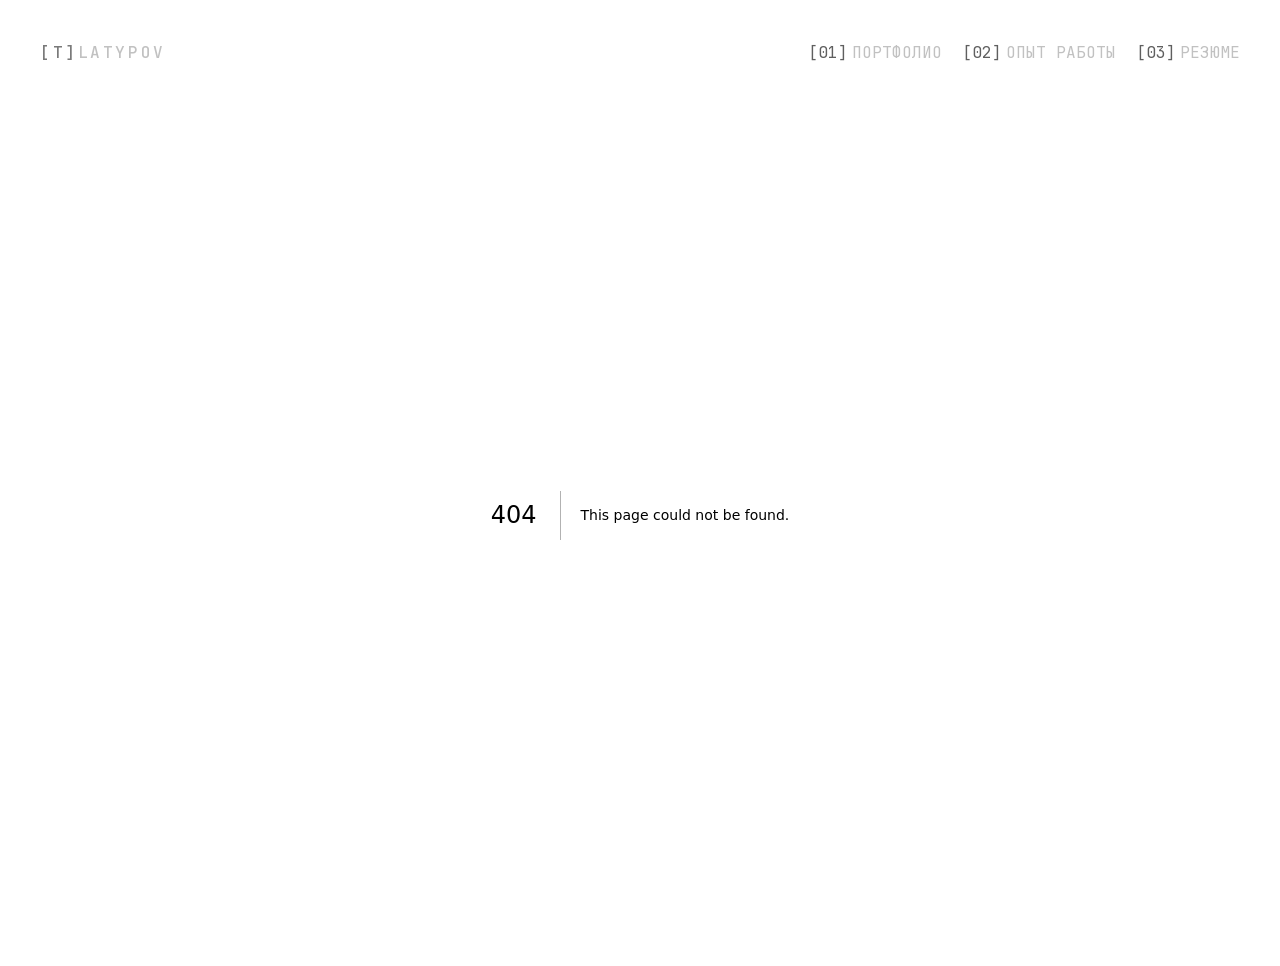
<file: 404/index.html>
<!DOCTYPE html><html lang="ru" class="__variable_9eecde __variable_046f51 __variable_7a575e"><head><meta charSet="utf-8"/><meta name="viewport" content="width=device-width, initial-scale=1"/><link rel="preload" href="/_next/static/media/0aa834ed78bf6d07-s.p.woff2" as="font" crossorigin="" type="font/woff2"/><link rel="preload" href="/_next/static/media/1e41be92c43b3255-s.p.woff2" as="font" crossorigin="" type="font/woff2"/><link rel="preload" href="/_next/static/media/4c1b5ff8ea720923-s.p.woff2" as="font" crossorigin="" type="font/woff2"/><link rel="preload" href="/_next/static/media/80841ae24d03ed90-s.p.woff2" as="font" crossorigin="" type="font/woff2"/><link rel="preload" href="/_next/static/media/bb3ef058b751a6ad-s.p.woff2" as="font" crossorigin="" type="font/woff2"/><link rel="preload" href="/_next/static/media/ef74cb41ae08e63d-s.p.woff2" as="font" crossorigin="" type="font/woff2"/><link rel="stylesheet" href="/_next/static/css/17112786725fc3a8.css" data-precedence="next"/><link rel="stylesheet" href="/_next/static/css/d0066703d34eda00.css" data-precedence="next"/><link rel="preload" as="script" fetchPriority="low" href="/_next/static/chunks/webpack-8f260900fc6e1457.js"/><script src="/_next/static/chunks/4bd1b696-c7408084347438ae.js" async=""></script><script src="/_next/static/chunks/794-96ab5d7caefc5d69.js" async=""></script><script src="/_next/static/chunks/main-app-d97aa9b3f63c7def.js" async=""></script><script src="/_next/static/chunks/445-57a4416b49e6e12b.js" async=""></script><script src="/_next/static/chunks/159-b839d48ffc63faa2.js" async=""></script><script src="/_next/static/chunks/317-6bc37ebed9be7c95.js" async=""></script><script src="/_next/static/chunks/app/layout-ad208c78e5a9281c.js" async=""></script><meta name="robots" content="noindex"/><title>Тимур Латыпов — Продуктовый дизайнер</title><meta name="description" content="Продуктовый дизайнер и дизайн-инженер в E-commerce и FinTech. С помощью ИИ сам делаю работающие прототипы и проверяю на них идеи."/><meta name="google-site-verification" content="XM56tkXGJuTj2uECBx9fz_101BUZbZKKqam38nk7uIU"/><meta property="og:title" content="Тимур Латыпов — Продуктовый дизайнер"/><meta property="og:description" content="Продуктовый дизайнер и дизайн-инженер в E-commerce и FinTech. С помощью ИИ сам делаю работающие прототипы и проверяю на них идеи."/><meta property="og:url" content="https://timlatypov.ru/"/><meta property="og:site_name" content="Тимур Латыпов"/><meta property="og:locale" content="und"/><meta property="og:image" content="https://timlatypov.ru/images/og-home-v3.jpg"/><meta property="og:image:width" content="1200"/><meta property="og:image:height" content="630"/><meta property="og:image:alt" content="Тимур Латыпов — Продуктовый дизайнер"/><meta property="og:type" content="website"/><meta name="twitter:card" content="summary_large_image"/><meta name="twitter:title" content="Тимур Латыпов — Продуктовый дизайнер"/><meta name="twitter:description" content="Продуктовый дизайнер и дизайн-инженер в E-commerce и FinTech. С помощью ИИ сам делаю работающие прототипы и проверяю на них идеи."/><meta name="twitter:image" content="https://timlatypov.ru/images/og-home-v3.jpg"/><link rel="icon" href="/favicon.ico?dacaa60d5f2a5cfa" type="image/x-icon" sizes="16x16"/><link rel="icon" href="/icon.svg?08727a46246cafeb" type="image/svg+xml" sizes="any"/><link rel="apple-touch-icon" href="/apple-icon.png?95506372cbcbedf9" type="image/png" sizes="180x180"/><meta name="next-size-adjust" content=""/><title>404: This page could not be found.</title><script src="/_next/static/chunks/polyfills-42372ed130431b0a.js" noModule=""></script></head><body class="bg-[#080a00] text-[#d9d9d9] antialiased"><div hidden=""><!--$--><!--/$--></div><script>(() => {
  if (location.pathname !== '/') return;
  let skip = false;
  try {
    if (sessionStorage.getItem('hero-skip-preload') === '1') {
      skip = true;
      sessionStorage.removeItem('hero-skip-preload');
    }
  } catch {}
  if (!skip && document.referrer) {
    try {
      const ref = new URL(document.referrer);
      const nav = performance.getEntriesByType('navigation')[0];
      const navType = nav && 'type' in nav ? nav.type : 'navigate';
      if (ref.origin === location.origin && ref.pathname.startsWith('/cases/') && navType === 'navigate') {
        skip = true;
      }
    } catch {}
  }
  if (!skip) return;
  window.__heroSkipPreload = true;
  const root = document.documentElement;
  let done = false;
  const apply = () => {
    if (done) return true;
    const pre = document.querySelector('.hero-preloader');
    if (!pre) return false;
    done = true;
    pre.setAttribute('data-skip-preload', '');
    pre.removeAttribute('data-playing');
    const sec = pre.closest('.hero-section');
    if (sec) {
      sec.removeAttribute('data-preloading');
      sec.removeAttribute('data-name-wait');
      sec.setAttribute('data-seen', '');
      sec.setAttribute('data-named', '');
    }
    return true;
  };
  if (apply()) return;
  const mo = new MutationObserver(() => {
    if (apply()) mo.disconnect();
  });
  mo.observe(root, { childList: true, subtree: true });
  addEventListener('DOMContentLoaded', () => {
    apply();
    mo.disconnect();
  }, { once: true });
})()</script><a href="#main-content" class="skip-link">Перейти к содержанию</a><header class="header-intro-reveal "><div class="header-wrapper flex items-center justify-between" style="font-size:1.6rem;font-family:var(--font-mono)"><a href="/" class="header-logo no-underline" style="color:#c1c1c1;letter-spacing:0.16em;font-weight:500;--n:0"><span class="logo-prefix"><span><span class="scramble-word"><span class="scramble-char" data-ch="["><span class="scramble-glyph">[</span></span><span class="scramble-char" data-ch="T"><span class="scramble-glyph">T</span></span><span class="scramble-char" data-ch="]"><span class="scramble-glyph">]</span></span></span></span></span><span><span class="scramble-word"><span class="scramble-char" data-ch="L"><span class="scramble-glyph">L</span></span><span class="scramble-char" data-ch="A"><span class="scramble-glyph">A</span></span><span class="scramble-char" data-ch="T"><span class="scramble-glyph">T</span></span><span class="scramble-char" data-ch="Y"><span class="scramble-glyph">Y</span></span><span class="scramble-char" data-ch="P"><span class="scramble-glyph">P</span></span><span class="scramble-char" data-ch="O"><span class="scramble-glyph">O</span></span><span class="scramble-char" data-ch="V"><span class="scramble-glyph">V</span></span></span></span></a><nav class="header-nav-desktop"><ul class="flex list-none" style="gap:2rem"><li style="--n:1"><a href="/#portfolio" class="nav-link no-underline" style="color:#c1c1c1"><span class="nav-link-prefix" style="margin-right:0.4rem"><span><span class="scramble-word"><span class="scramble-char" data-ch="["><span class="scramble-glyph">[</span></span><span class="scramble-char" data-ch="0"><span class="scramble-glyph">0</span></span><span class="scramble-char" data-ch="1"><span class="scramble-glyph">1</span></span><span class="scramble-char" data-ch="]"><span class="scramble-glyph">]</span></span></span></span></span><span><span class="scramble-word"><span class="scramble-char" data-ch="П"><span class="scramble-glyph">П</span></span><span class="scramble-char" data-ch="О"><span class="scramble-glyph">О</span></span><span class="scramble-char" data-ch="Р"><span class="scramble-glyph">Р</span></span><span class="scramble-char" data-ch="Т"><span class="scramble-glyph">Т</span></span><span class="scramble-char" data-ch="Ф"><span class="scramble-glyph">Ф</span></span><span class="scramble-char" data-ch="О"><span class="scramble-glyph">О</span></span><span class="scramble-char" data-ch="Л"><span class="scramble-glyph">Л</span></span><span class="scramble-char" data-ch="И"><span class="scramble-glyph">И</span></span><span class="scramble-char" data-ch="О"><span class="scramble-glyph">О</span></span></span></span></a></li><li style="--n:2"><a href="/#experience" class="nav-link no-underline" style="color:#c1c1c1"><span class="nav-link-prefix" style="margin-right:0.4rem"><span><span class="scramble-word"><span class="scramble-char" data-ch="["><span class="scramble-glyph">[</span></span><span class="scramble-char" data-ch="0"><span class="scramble-glyph">0</span></span><span class="scramble-char" data-ch="2"><span class="scramble-glyph">2</span></span><span class="scramble-char" data-ch="]"><span class="scramble-glyph">]</span></span></span></span></span><span><span class="scramble-word"><span class="scramble-char" data-ch="О"><span class="scramble-glyph">О</span></span><span class="scramble-char" data-ch="П"><span class="scramble-glyph">П</span></span><span class="scramble-char" data-ch="Ы"><span class="scramble-glyph">Ы</span></span><span class="scramble-char" data-ch="Т"><span class="scramble-glyph">Т</span></span></span><span><span class="scramble-char" data-ch=" "><span class="scramble-glyph"> </span></span></span><span class="scramble-word"><span class="scramble-char" data-ch="Р"><span class="scramble-glyph">Р</span></span><span class="scramble-char" data-ch="А"><span class="scramble-glyph">А</span></span><span class="scramble-char" data-ch="Б"><span class="scramble-glyph">Б</span></span><span class="scramble-char" data-ch="О"><span class="scramble-glyph">О</span></span><span class="scramble-char" data-ch="Т"><span class="scramble-glyph">Т</span></span><span class="scramble-char" data-ch="Ы"><span class="scramble-glyph">Ы</span></span></span></span></a></li><li style="--n:3"><a href="/resume.pdf" target="_blank" rel="noopener noreferrer" class="nav-link no-underline" style="color:#c1c1c1"><span class="nav-link-prefix" style="margin-right:0.4rem"><span><span class="scramble-word"><span class="scramble-char" data-ch="["><span class="scramble-glyph">[</span></span><span class="scramble-char" data-ch="0"><span class="scramble-glyph">0</span></span><span class="scramble-char" data-ch="3"><span class="scramble-glyph">3</span></span><span class="scramble-char" data-ch="]"><span class="scramble-glyph">]</span></span></span></span></span><span><span class="scramble-word"><span class="scramble-char" data-ch="Р"><span class="scramble-glyph">Р</span></span><span class="scramble-char" data-ch="Е"><span class="scramble-glyph">Е</span></span><span class="scramble-char" data-ch="З"><span class="scramble-glyph">З</span></span><span class="scramble-char" data-ch="Ю"><span class="scramble-glyph">Ю</span></span><span class="scramble-char" data-ch="М"><span class="scramble-glyph">М</span></span><span class="scramble-char" data-ch="Е"><span class="scramble-glyph">Е</span></span></span></span></a></li></ul></nav><button class="burger-menu bg-transparent border-0 cursor-pointer" aria-label="Открыть меню" aria-expanded="false" aria-controls="site-menu"><span></span><span></span></button></div></header><div id="site-menu" class="site-menu" data-lenis-prevent=""><div class="site-menu__inner"><nav class="site-menu__main" aria-label="Меню"><p class="site-menu__label">// Меню</p><ul class="site-menu__list"><li class="site-menu__row" style="--i:0"><a href="/#portfolio" class="site-menu__link"><span class="site-menu__num">01</span><span class="site-menu__word"><span>Портфолио</span></span><span class="site-menu__tail"><svg class="site-menu__arrow" viewBox="0 0 24 24" fill="none" aria-hidden="true"><path d="M4.5 12h15M13.5 6l6 6-6 6" stroke="currentColor" stroke-width="1.5" stroke-linecap="round" stroke-linejoin="round"></path></svg></span></a></li><li class="site-menu__row" style="--i:1"><a href="/#experience" class="site-menu__link"><span class="site-menu__num">02</span><span class="site-menu__word"><span>Опыт работы</span></span><span class="site-menu__tail"><svg class="site-menu__arrow" viewBox="0 0 24 24" fill="none" aria-hidden="true"><path d="M4.5 12h15M13.5 6l6 6-6 6" stroke="currentColor" stroke-width="1.5" stroke-linecap="round" stroke-linejoin="round"></path></svg></span></a></li><li class="site-menu__row" style="--i:2"><a href="/resume.pdf" target="_blank" rel="noopener noreferrer" class="site-menu__link"><span class="site-menu__num">03</span><span class="site-menu__word"><span>Резюме</span></span><span class="site-menu__tail"><span class="site-menu__tag">PDF</span><svg class="site-menu__arrow" viewBox="0 0 24 24" fill="none" aria-hidden="true"><path d="M7 17 17 7M8.5 7H17v8.5" stroke="currentColor" stroke-width="1.8" stroke-linecap="round" stroke-linejoin="round"></path></svg></span></a></li></ul></nav><div class="site-menu__foot"><a href="https://t.me/Latypov_Timur" target="_blank" rel="noopener noreferrer" class="site-menu__cta"><span>Написать в Telegram</span><svg class="site-menu__cta-arrow" viewBox="0 0 24 24" fill="none" aria-hidden="true"><path d="M7 17 17 7M8.5 7H17v8.5" stroke="currentColor" stroke-width="1.8" stroke-linecap="round" stroke-linejoin="round"></path></svg></a><p class="site-menu__meta"><span>Продуктовый дизайнер</span><span>E-commerce · FinTech</span></p></div></div></div><div class="page-transition-wrapper"><div style="font-family:system-ui,&quot;Segoe UI&quot;,Roboto,Helvetica,Arial,sans-serif,&quot;Apple Color Emoji&quot;,&quot;Segoe UI Emoji&quot;;height:100vh;text-align:center;display:flex;flex-direction:column;align-items:center;justify-content:center"><div><style>body{color:#000;background:#fff;margin:0}.next-error-h1{border-right:1px solid rgba(0,0,0,.3)}@media (prefers-color-scheme:dark){body{color:#fff;background:#000}.next-error-h1{border-right:1px solid rgba(255,255,255,.3)}}</style><h1 class="next-error-h1" style="display:inline-block;margin:0 20px 0 0;padding:0 23px 0 0;font-size:24px;font-weight:500;vertical-align:top;line-height:49px">404</h1><div style="display:inline-block"><h2 style="font-size:14px;font-weight:400;line-height:49px;margin:0">This page could not be found.</h2></div></div></div><!--$--><!--/$--></div><div class="page-transition-overlay"></div><script src="/_next/static/chunks/webpack-8f260900fc6e1457.js" id="_R_" async=""></script><script>(self.__next_f=self.__next_f||[]).push([0])</script><script>self.__next_f.push([1,"1:\"$Sreact.fragment\"\n3:\"static/chunks/445-57a4416b49e6e12b.js\"\n4:\"static/chunks/159-b839d48ffc63faa2.js\"\n5:\"static/chunks/317-6bc37ebed9be7c95.js\"\n6:\"static/chunks/app/layout-ad208c78e5a9281c.js\"\n7:I[6352,[\"445\",\"$3\",\"159\",\"$4\",\"317\",\"$5\",\"177\",\"$6\"],\"default\"]\n8:I[8444,[\"445\",\"$3\",\"159\",\"$4\",\"317\",\"$5\",\"177\",\"$6\"],\"default\"]\n9:I[3139,[\"445\",\"$3\",\"159\",\"$4\",\"317\",\"$5\",\"177\",\"$6\"],\"default\"]\na:I[6564,[\"445\",\"$3\",\"159\",\"$4\",\"317\",\"$5\",\"177\",\"$6\"],\"default\"]\nb:I[8695,[\"445\",\"$3\",\"159\",\"$4\",\"317\",\"$5\",\"177\",\"$6\"],\"default\"]\nc:I[6119,[\"445\",\"$3\",\"159\",\"$4\",\"317\",\"$5\",\"177\",\"$6\"],\"default\"]\nd:I[7121,[],\"\"]\ne:I[4581,[],\"\"]\n12:I[484,[],\"OutletBoundary\"]\n13:\"$Sreact.suspense\"\n15:\"ViewportBoundary\"\n16:I[484,[],\"$15\"]\n18:\"MetadataBoundary\"\n19:I[484,[],\"$18\"]\n1b:I[7123,[],\"default\",1]\n:HL[\"/_next/static/media/0aa834ed78bf6d07-s.p.woff2\",\"font\",{\"crossOrigin\":\"\",\"type\":\"font/woff2\"}]\n:HL[\"/_next/static/media/1e41be92c43b3255-s.p.woff2\",\"font\",{\"crossOrigin\":\"\",\"type\":\"font/woff2\"}]\n:HL[\"/_next/static/media/4c1b5ff8ea720923-s.p.woff2\",\"font\",{\"crossOrigin\":\"\",\"type\":\"font/woff2\"}]\n:HL[\"/_next/static/media/80841ae24d03ed90-s.p.woff2\",\"font\",{\"crossOrigin\":\"\",\"type\":\"font/woff2\"}]\n:HL[\"/_next/static/media/bb3ef058b751a6ad-s.p.woff2\",\"font\",{\"crossOrigin\":\"\",\"type\":\"font/woff2\"}]\n:HL[\"/_next/static/media/ef74cb41ae08e63d-s.p.woff2\",\"font\",{\"crossOrigin\":\"\",\"type\":\"font/woff2\"}]\n:HL[\"/_next/static/css/17112786725fc3a8.css\",\"style\"]\n:HL[\"/_next/static/css/d0066703d34eda00.css\",\"style\"]\n2:T5e1,(() =\u003e {\n  if (location.pathname !== '/') return;\n  let skip = false;\n  try {\n    if (sessionStorage.getItem('hero-skip-preload') === '1') {\n      skip = true;\n      sessionStorage.removeItem('hero-skip-preload');\n    }\n  } catch {}\n  if (!skip \u0026\u0026 document.referrer) {\n    try {\n      const ref = new URL(document.referrer);\n      const nav = performance.getEntriesByType('navigation')[0];\n      const navType = nav \u0026\u0026 'type' in nav ? nav.type : 'navigate';\n      if (ref.origin === location.origin \u0026\u0026 ref.pathname.startsWith('/cases/') \u0026\u0026 navType === 'navigate') {\n        skip = true;\n      }\n    } catch {}\n  }\n  if (!skip) return;\n  window.__heroSkipPreload = true;\n  const root = document.documentElement;\n  let done = false;\n  const apply = () =\u003e {\n    if (done) return true;\n    const pre = document.querySelector('.hero-preloader');\n    if (!pre) return false;\n    done = true;\n    pre.setAttribute('data-skip-preload', '');\n    pre.removeAttribute('data-playing');\n    const sec = pre.closest('.hero-section');\n    if (sec) {\n      sec.removeAttribute('data-preloading');\n      sec.removeAttribute('data-name-wait');\n      sec.setAttribute('data-seen', '');\n      sec.setAttribute('data-named', '');\n    }\n    return true;\n  };\n  if (apply()) return;\n  const mo = new MutationObserver(() =\u003e {\n    if (apply()) mo.disconnect();\n  });\n  mo.observe(root, { childList: true, subtree: true });\n  addEventListener('DOMContentLoaded', () =\u003e {\n    apply();\n    mo.disconnect();\n  }, { once: true });\n})()10:X\n11:[[\"children\",{\"s\":\"__PAGE__\",\"h\":512,\"d\":{\"r\":[\"$\",\"$1\",\"c\",{\"children\":[[[\"$\",\"title\",null,{\"children\":\"404: This page could not be found.\"}],[\"$\",\"div\",null,{\"style\":{\"fontFamily\":\"system-ui,\\\"Segoe UI\\\",Roboto,Helvetica,Arial,sans-serif,\\\"Apple Color Emoji\\\",\\\"Segoe UI Emoji\\\"\",\"height\":\"100vh\",\"textAlign\":\"center\",\"display\":\"flex\",\"flexDirection\":\"column\",\"alignItems\":\"center\",\"justifyContent\":\"center\"},\"children\":[\"$\",\"div\",null,{\"children\":[[\"$\",\"style\",null,{\"dangerouslySetInnerHTML\":{\"__html\":\"body{color:#000;background:#fff;margin:0}.next-error-h1{border-right:1px solid rgba(0,0,0,.3)}@media (prefers-color-scheme:dark){body{color:#fff;background:#000}.next-error-h1{border-right:1px solid rgba(255,255,255,.3)}}\"}}],[\"$\",\"h1\",null,{\"className\":\"next-error-h1\",\"style\":{\"display\":\"inline-block\",\"margin\":\"0 20px 0 0\",\"padding\":\"0 23px 0 0\",\"fontSize\":24,\"fontWeight\":500,\"verticalAlign\":\"top\",\"lineHeight\":\"49px\"},\"children\":404}],[\"$\",\"div\",null,{\"style\":{\"display\":\"inline-block\"},\"children\":[\"$\",\"h2\",null,{\"style\":{\"fontSize\":14,\"fontWeight\":400,\"lineHeight\":\"49px\",\"margin\":0},\"children\":\"This page could not be found.\"}]}]]}]}]],null,[\"$\",\"$L12\",null,{\"children\":[\"$\",\"$13\",null,{\"name\":\"Next.MetadataOutlet\",\"children\":\"$@14\"}]}]]}],\"p\":false,\"v\":null}}]]\nf:[[\"children\",{\"s\":\"_not-found\",\"h\":512,\"d\":{\"r\":[\"$\",\"$1\",\"c\",{\"children\":[null,[\"$\",\"$Ld\",null,{\"parallelRouterKey\":\"children\",\"error\":\"$undefined\",\"errorStyles\":\"$undefined\",\"errorScripts\":\"$undefined\",\"template\":[\"$\",\"$Le\",null,{}],\"templateStyles\":\"$undefined\",\"templateScripts\":\"$undefined\",\"notFound\":\"$undefined\",\"forbidden\":\"$undefined\",\"unauthorized\":\"$undefined\"}]]}],\"p\":false,\"v\":\"$10\"},\"c\":\"$Q11\"}]]\n0:{\"P\":null,\"c\":[\"\",\"_not-found\",\"\"],\"q\":\"\",\"i\":false,\"t\":{\"t\":{\"s\":\"\",\"h\":528,\"d\":{\"r\":[\"$\",\"$1\",\"c\",{\"children\":[[[\"$\",\"link\",\"0\",{\"rel\":\"stylesheet\",\"href\":\"/_next/static/css/17112786725fc3a8.css\",\"precedence\":\"next\",\"crossOrigin\":\"$undefined\",\"nonce\":\"$undefined\"}],[\"$\",\"link\",\"1\",{\"rel\":\"stylesheet\",\"href\":\"/_next/static/css/d0066703d34eda00.css\",\"precedence\":\"next\",\"crossOrigin\":\"$undefined\",\"nonce\":\"$undefined\"}]],[\"$\",\"html\",null,{\"lang\":\"ru\",\"className\":\"__variable_9eecde __variable_046f51 __variable_7a575e\",\"children\":[\"$\",\"body\",null,{\"className\":\"bg-[#080a00] text-[#d9d9d9] antialiased\",\"children\":[[\"$\",\"script\",null,{\"dangerouslySetInnerHTML\":{\"__html\":\"$2\"}}],[\"$\",\"a\",null,{\"href\":\"#main-content\",\"className\":\"skip-link\",\"children\":\"Перейти к содержанию\"}],[\"$\",\"$L7\",null,{}],[\"$\",\"$L8\",null,{}],[\"$\",\"$L9\",null,{}],[\"$\",\"$La\",null,{}],[\"$\",\"$Lb\",null,{\"header\":[\"$\",\"$Lc\",null,{}],\"children\":[\"$\",\"$Ld\",null,{\"parallelRouterKey\":\"children\",\"error\":\"$undefined\",\"errorStyles\":\"$undefined\",\"errorScripts\":\"$undefined\",\"template\":[\"$\",\"$Le\",null,{}],\"templateStyles\":\"$undefined\",\"templateScripts\":\"$undefined\",\"notFound\":\"$undefined\",\"forbidden\":\"$undefined\",\"unauthorized\":\"$undefined\"}]}]]}]}]]}],\"p\":false,\"v\":null},\"c\":\"$Qf\"},\"h\":{\"r\":[\"$\",\"$1\",\"h\",{\"children\":[[\"$\",\"meta\",null,{\"name\":\"robots\",\"content\":\"noindex\"}],[\"$\",\"$L16\",null,{\"children\":\"$L17\"}],[\"$\",\"$L19\",null,{\"children\":[[\"$\",\"div\",null,{\"hidden\":true,\"children\":[\"$\",\"$13\",null,{\"name\":\"Next.Metadata\",\"children\":\"$L1a\"}]}],null]}],[\"$\",\"meta\",null,{\"name\":\"next-size-adjust\",\"content\":\"\"}]]}],\"p\":false,\"v\":null}},\"m\":\"$undefined\",\"G\":[\"$1b\",[]],\"S\":true,\"r\":\"$undefined\",\"s\":\"$undefined\",\"a\":\"$undefined\",\"l\":\"$undefined\",\"p\":\"$undefined\",\"d\":\"$undefined\",\"b\":\"6WJX_yyVSzrguHFRemm4p\"}\n10:C\n17:[[\"$\",\"meta\",\"0\",{\"charSet\":\"utf-8\"}],[\"$\",\"meta\",\"1\",{\"name\":\"viewport\",\"content\":\"width=device-width, initial-scale=1\"}]]\n1c:I[6869,[],\"IconMark\"]\n14:null\n1a:[[\"$\",\"title\",\"0\",{\"children\":\"Тимур Латыпов — Продуктовый дизайнер\"}],[\"$\",\"meta\",\"1\",{\"name\":\"description\",\"content\":\"Продуктовый дизайнер и дизайн-инженер в E-commerce и FinTech. С помощью ИИ сам делаю работающие прототипы и проверяю на них идеи.\"}],[\"$\",\"meta\",\"2\",{\"name\":\"google-site-verification\",\"content\":\"XM56tkXGJuTj2uECBx9fz_101BUZbZKKqam38nk7uIU\"}],[\"$\",\"meta\",\"3\",{\"property\":\"og:title\",\"content\":\"Тимур Латыпов — Продуктовый дизайнер\"}],[\"$\",\"meta\",\"4\",{\"property\":\"og:description\",\"content\":\"Продуктовый дизайнер и дизайн-инженер в E-commerce и FinTech. С помощью ИИ сам делаю работающие прототипы и проверяю на них идеи.\"}],[\"$\",\"meta\",\"5\",{\"property\":\"og:url\",\"content\":\"https://timlatypov.ru/\"}],[\"$\",\"meta\",\"6\",{\"property\":\"og:site_name\",\"content\":\"Тимур Латыпов\"}],[\"$\",\"meta\",\"7\",{\"property\":\"og:locale\",\"content\":\"und\"}],[\"$\",\"meta\",\"8\",{\"property\":\"og:image\",\"content\":\"https://timlatypov.ru/images/og-home-v3.jpg\"}],[\"$\",\"meta\",\"9\",{\"property\":\"og:image:width\",\"content\":\"1200\"}],[\"$\",\"meta\",\"10\",{\"property\":\"og:image:height\",\"content\":\"630\"}],[\"$\",\"meta\",\"11\",{\"property\":\"og:image:alt\",\"content\":\"Тимур Латыпов — Продуктовый дизайнер\"}],[\"$\",\"meta\",\"12\",{\"property\":\"og:type\",\"content\":\"website\"}],[\"$\",\"meta\",\"13\",{\"name\":\"twitter:card\",\"content\":\"summary_large_image\"}],[\"$\",\"meta\",\"14\",{\"name\":\"twitter:title\",\"content\":\"Тимур Латыпов — Продуктовый дизайнер\"}],[\"$\",\"meta\",\"15\",{\"name\":\"twitter:description\",\"content\":\"Продуктовый дизайнер и дизайн-инженер в E-commerce и FinTech. С помощью ИИ сам делаю работающие прототипы и проверяю на них идеи.\"}],[\"$\",\"meta\",\"16\",{\"name\":\"twitter:image\",\"content\":\"https://timlatypov.ru/images/og-home-v3.jpg\"}],[\"$\",\"link\",\"17\",{\"rel\":\"icon\",\"href\":\"/favicon.ico?dacaa60d5f2a5cfa\",\"type\":\"image/x-icon\",\"sizes\":\"16x16\"}],[\"$\",\"link\",\"18\",{\"rel\":\"icon\",\"href\":\"/icon.svg?08727a46246cafeb\",\"type\":\"image/svg+xml\",\"sizes\":\"any\"}],[\"$\",\"link\",\"19\",{\"rel\":\"apple-touch-icon\",\"href\":\"/apple-icon.png?95506372cbcbedf9\",\"type\":\"image/png\",\"sizes\":\"180x180\"}],[\"$\",\"$L1c\",\"20\",{}]]\n"])</script></body></html>
</file>
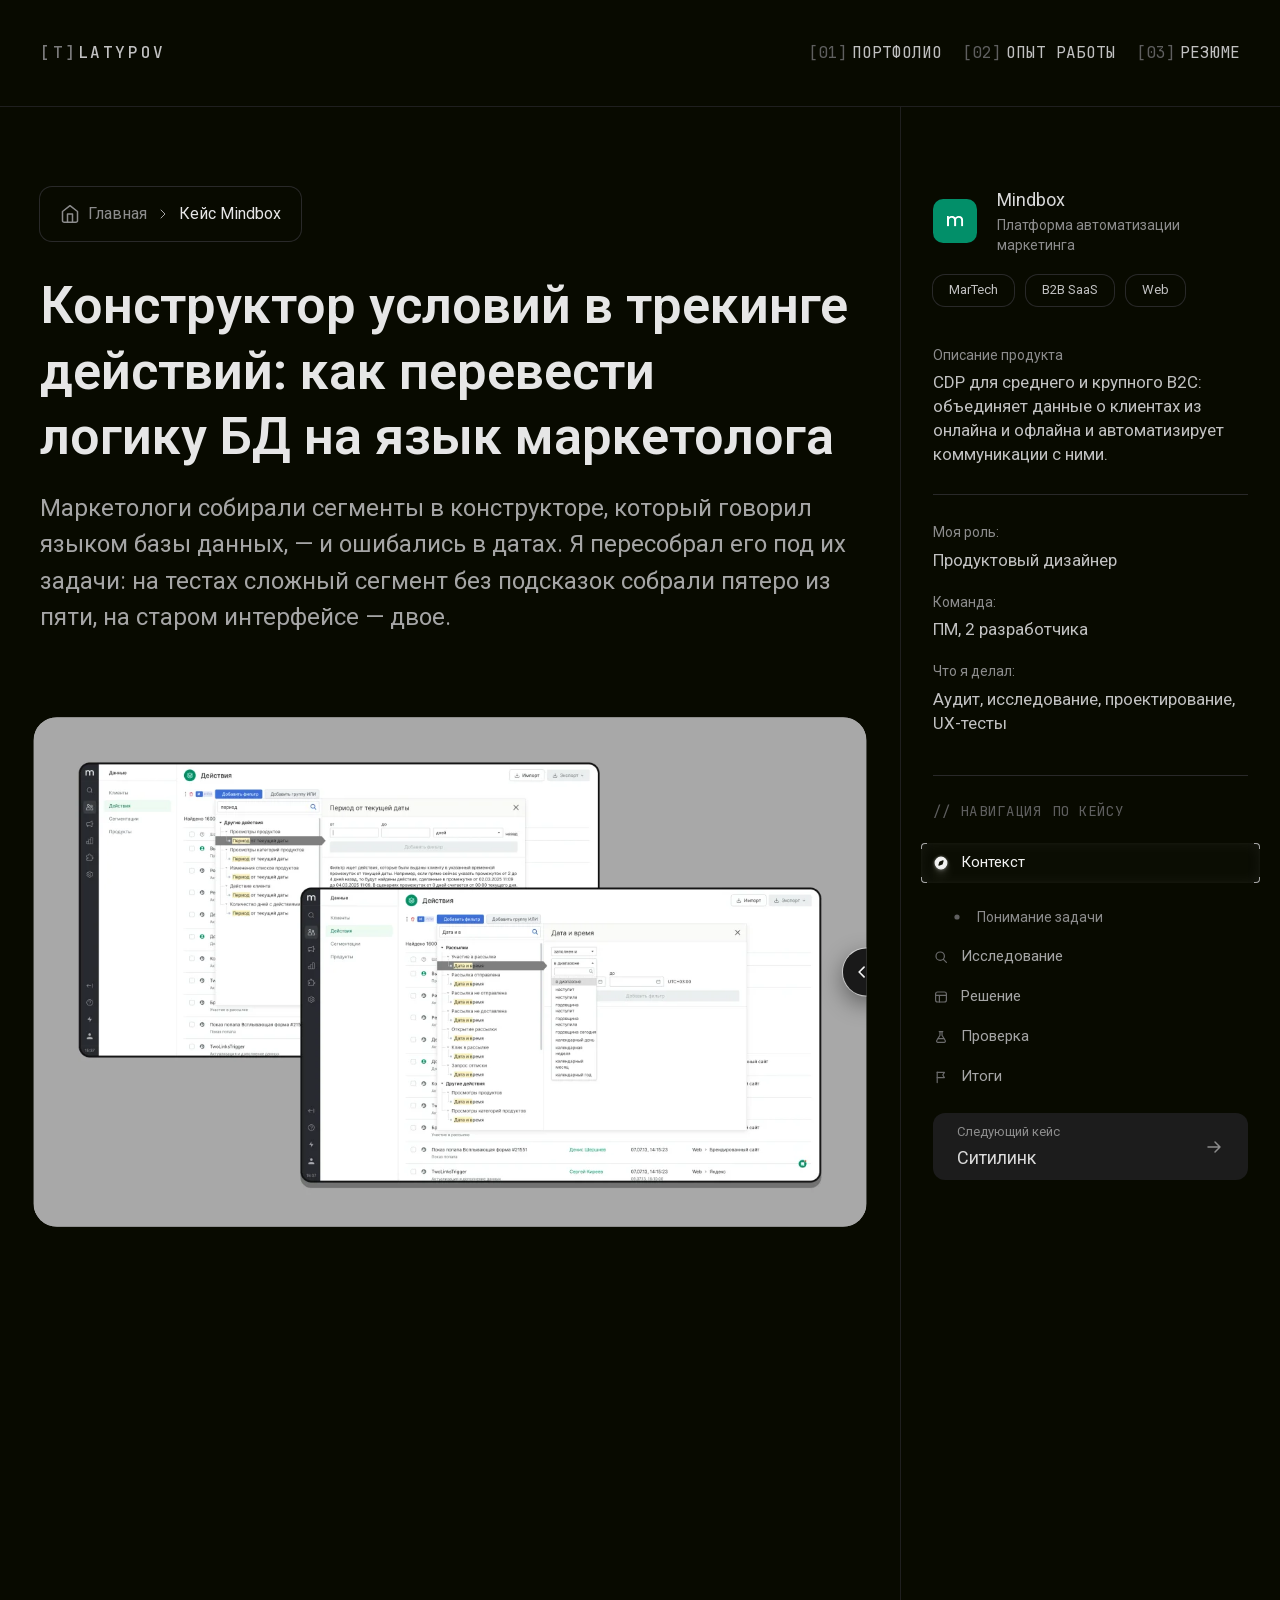
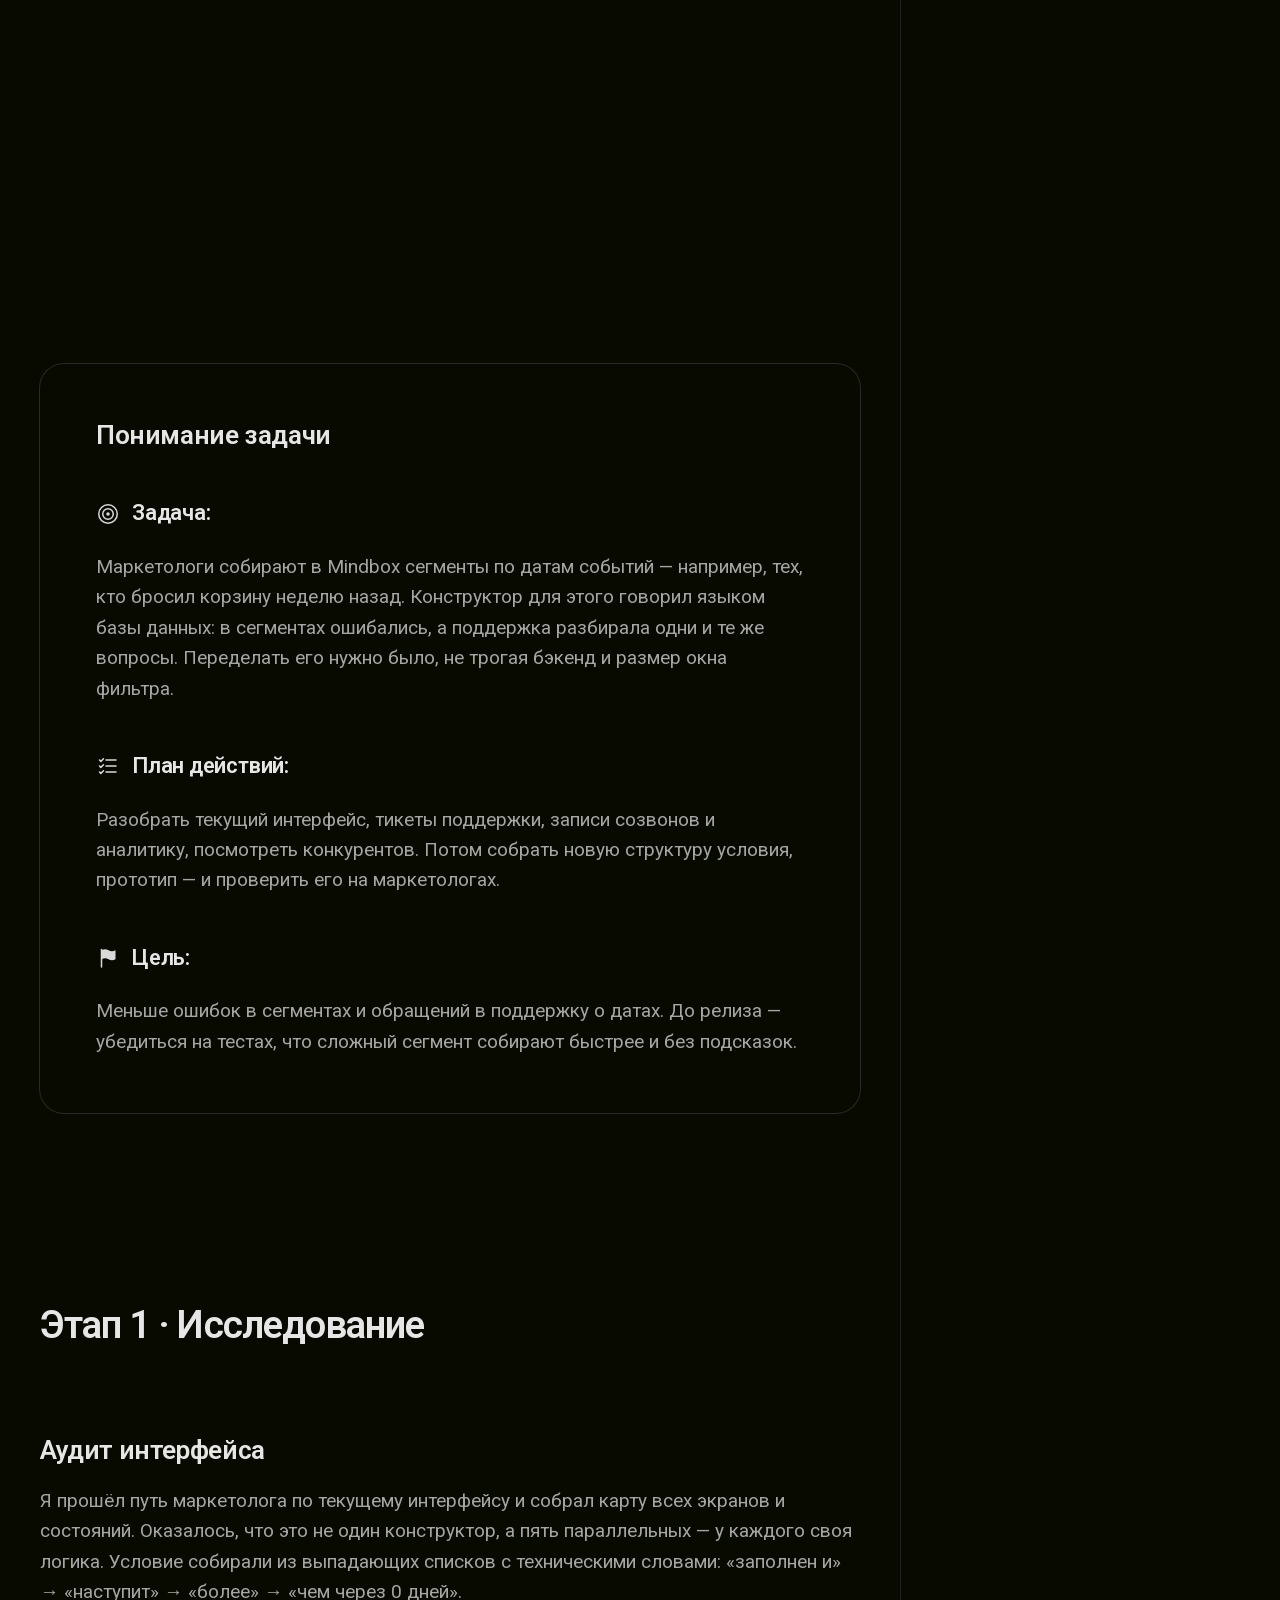
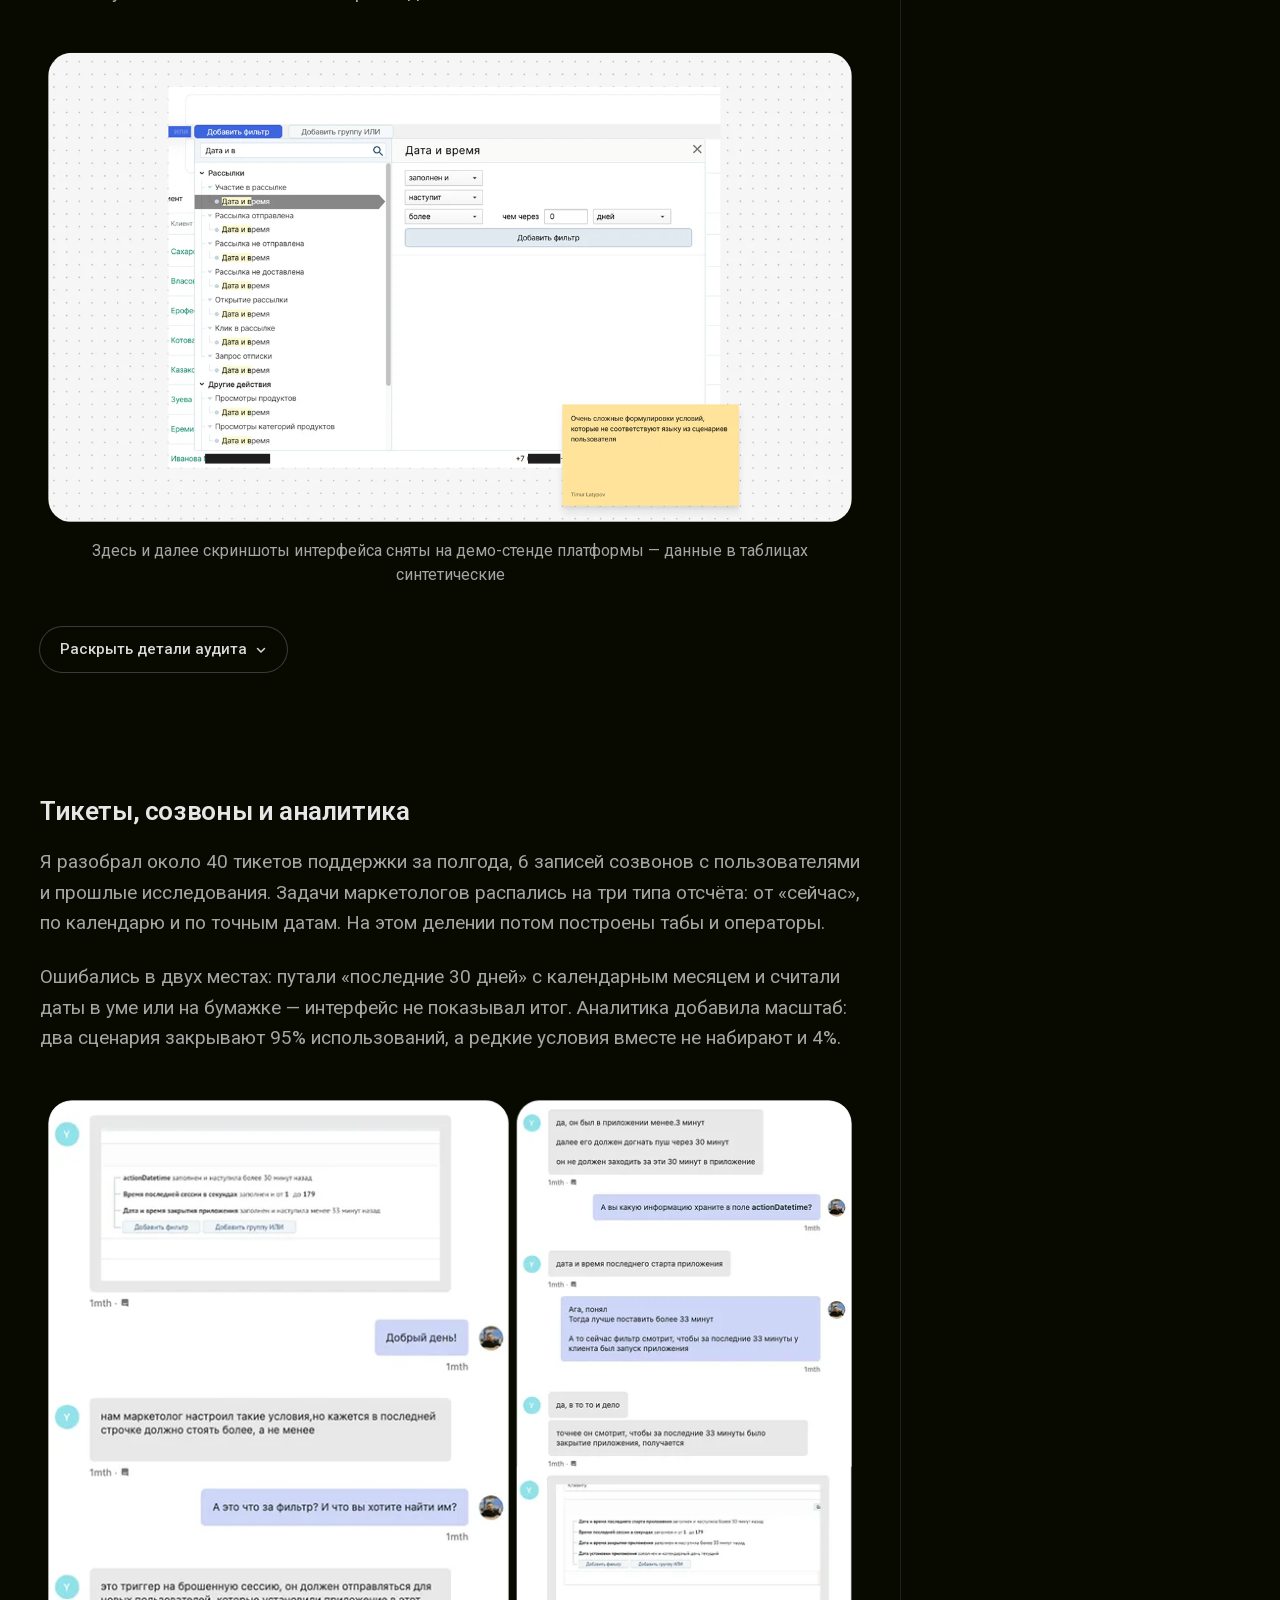
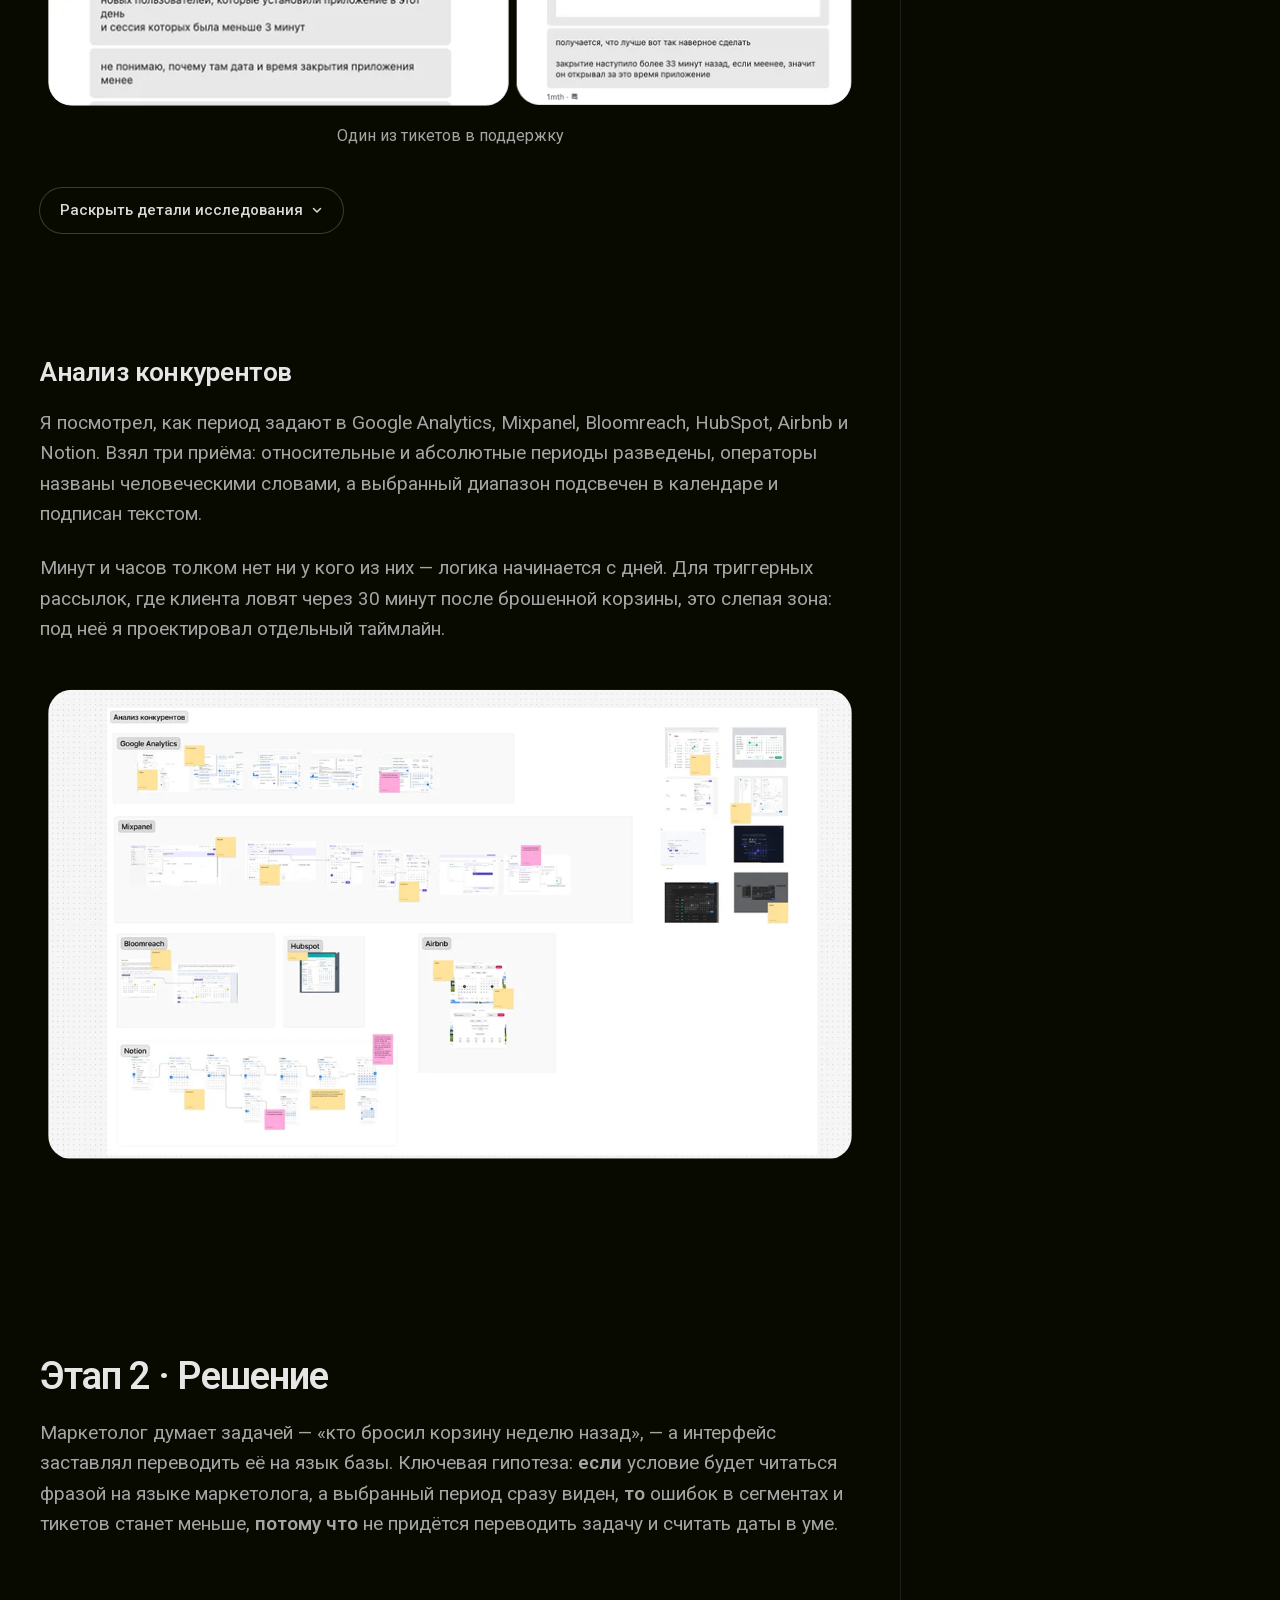
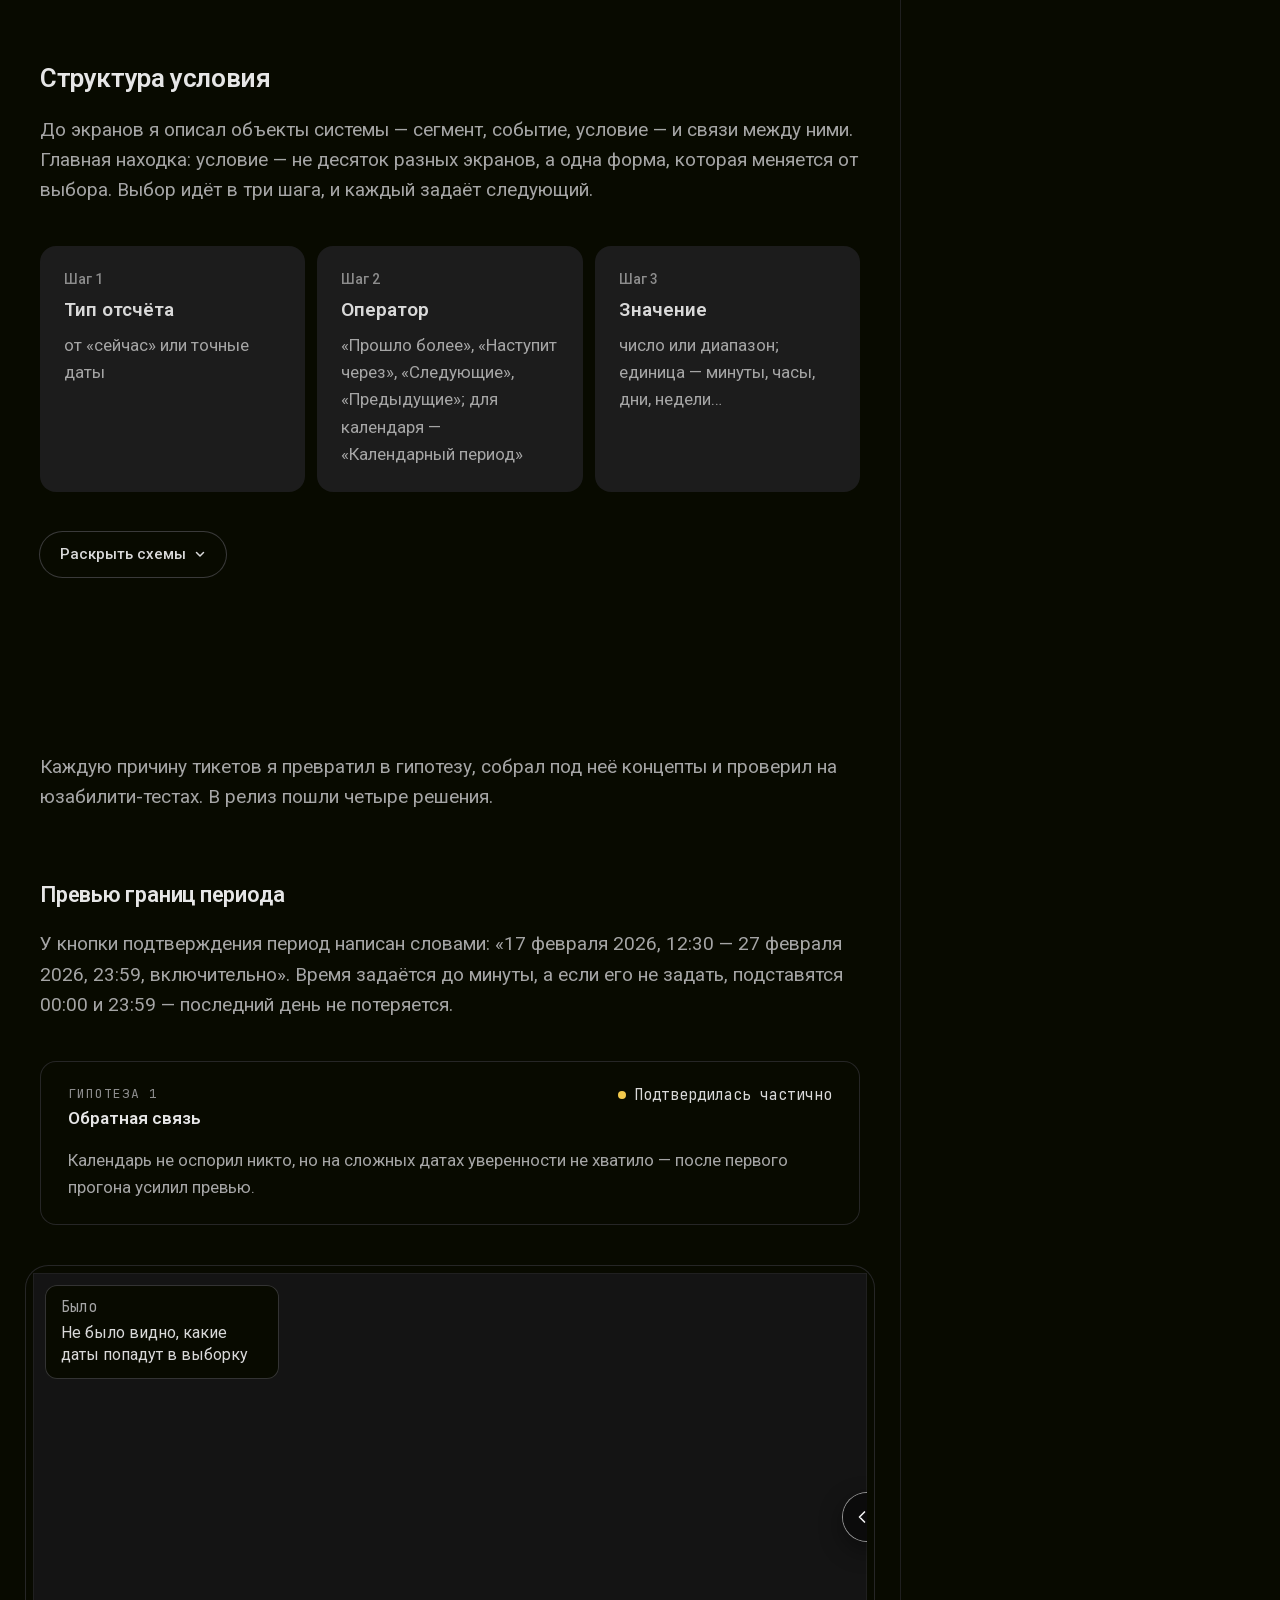
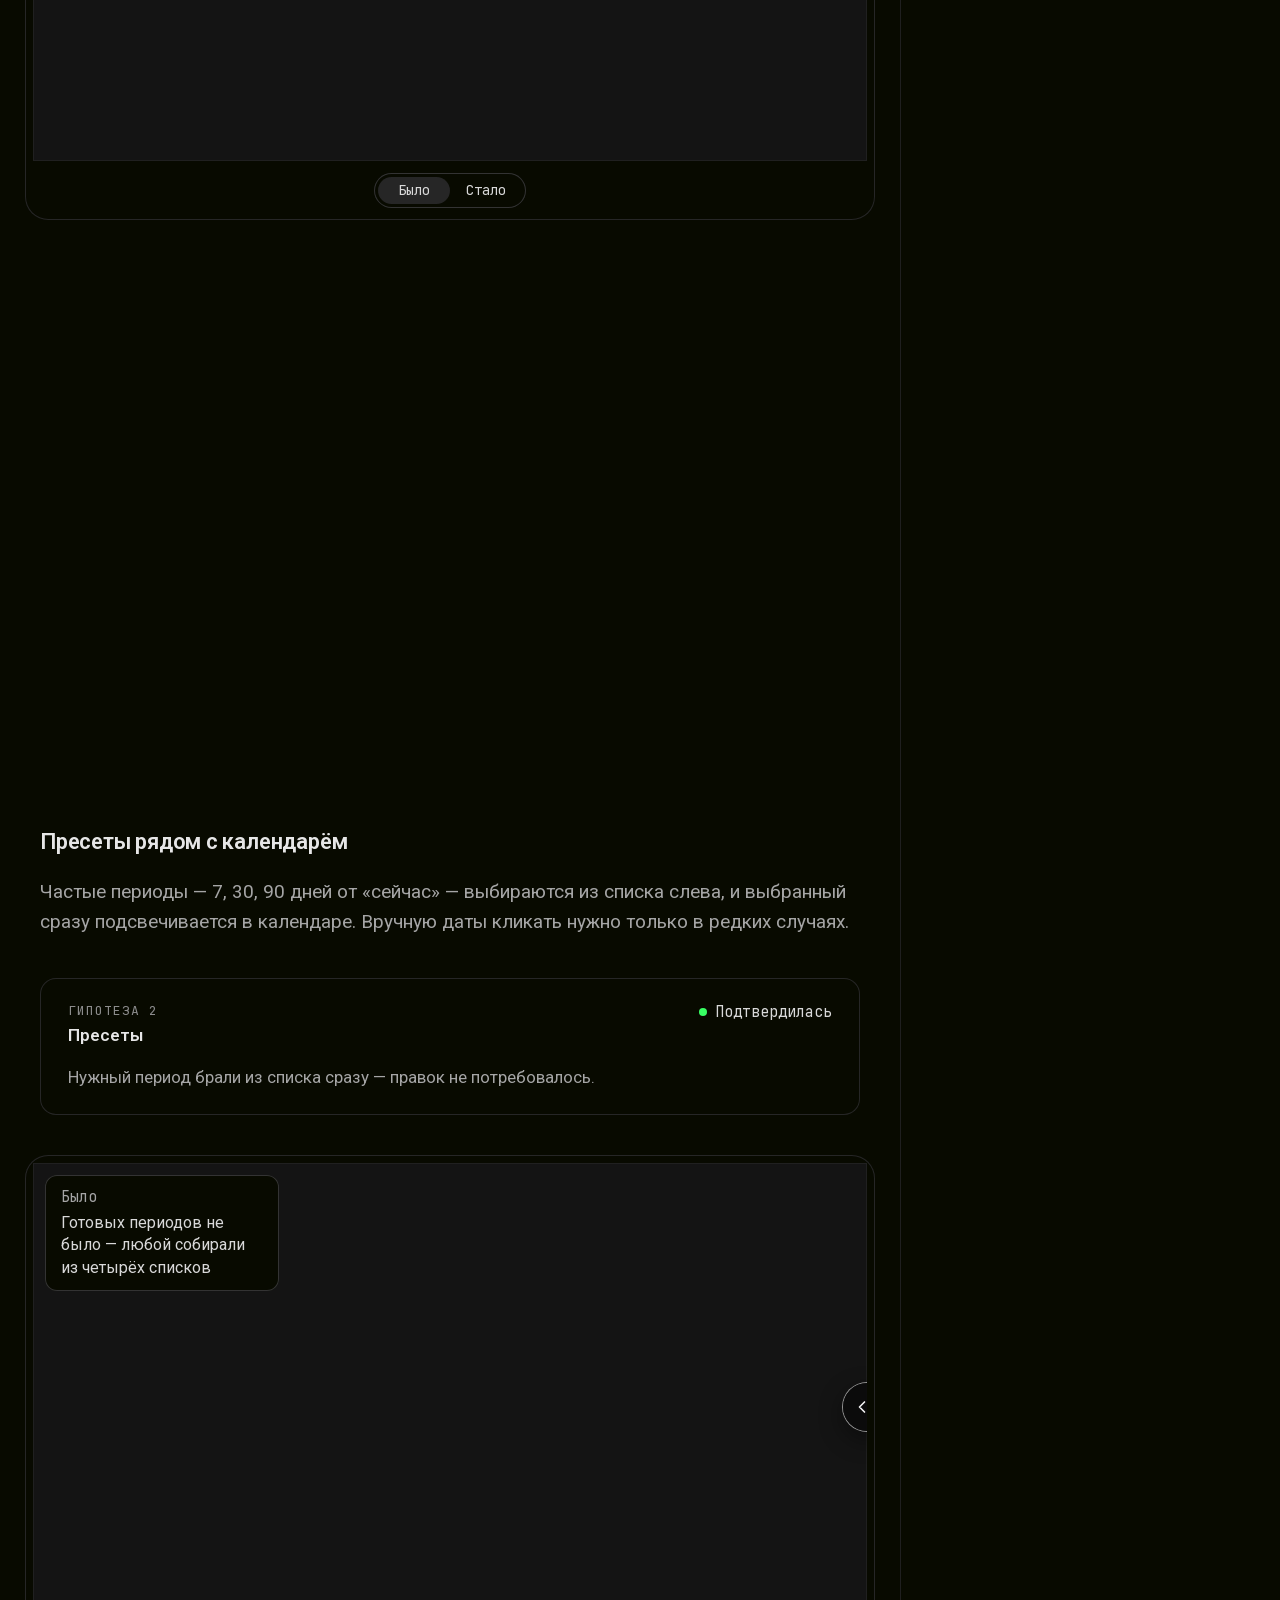
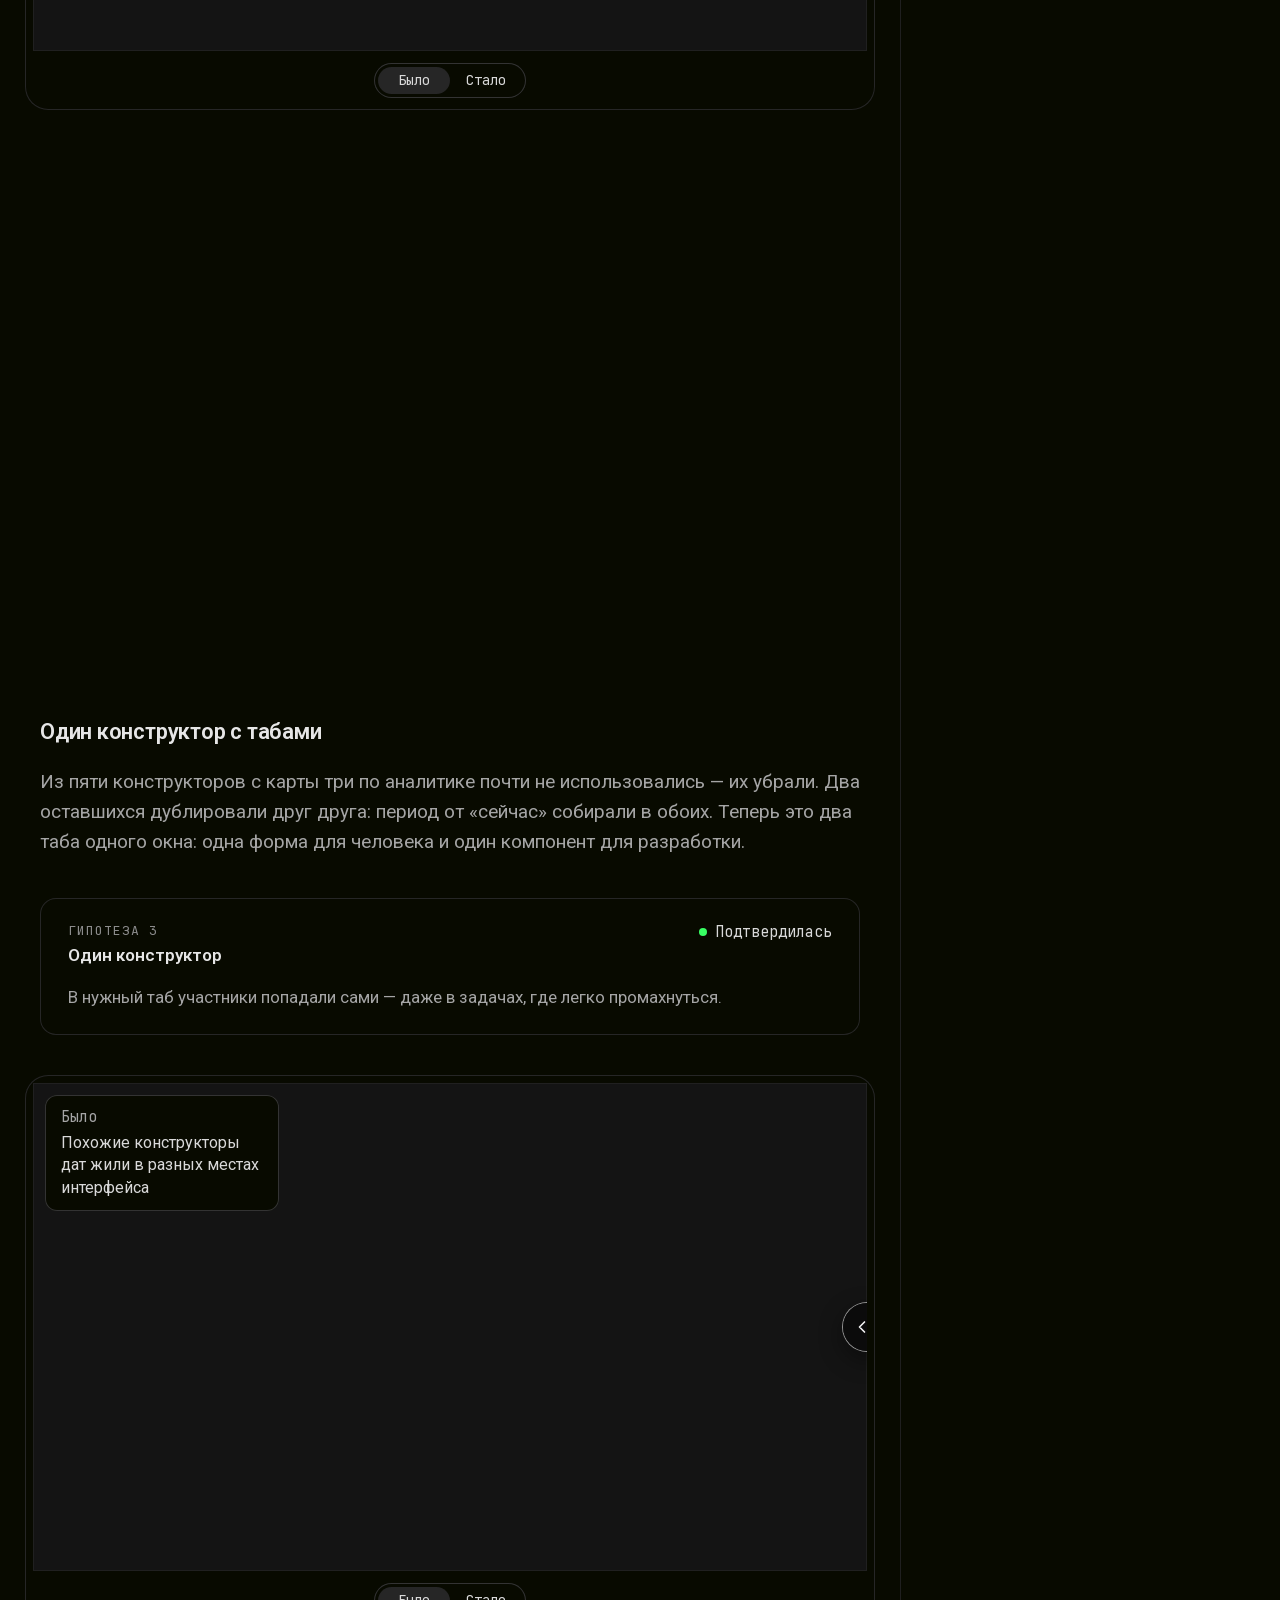
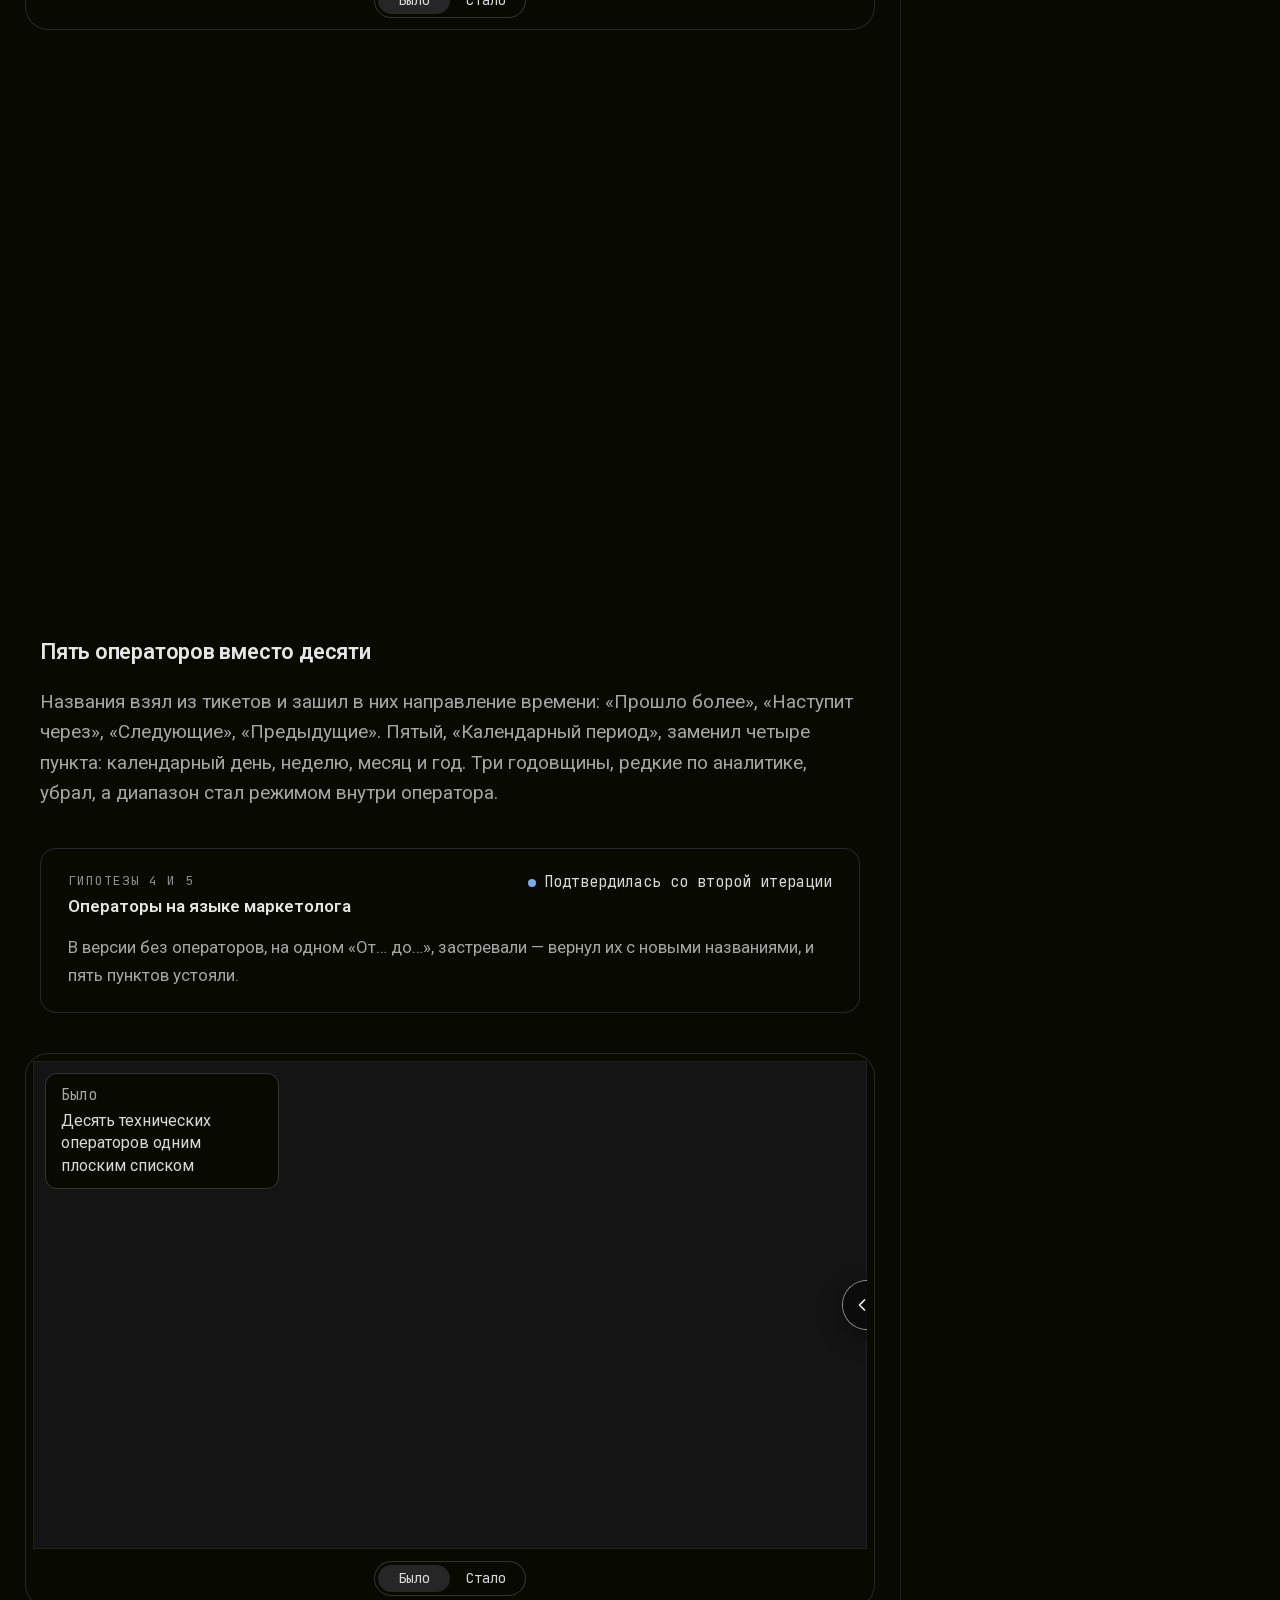
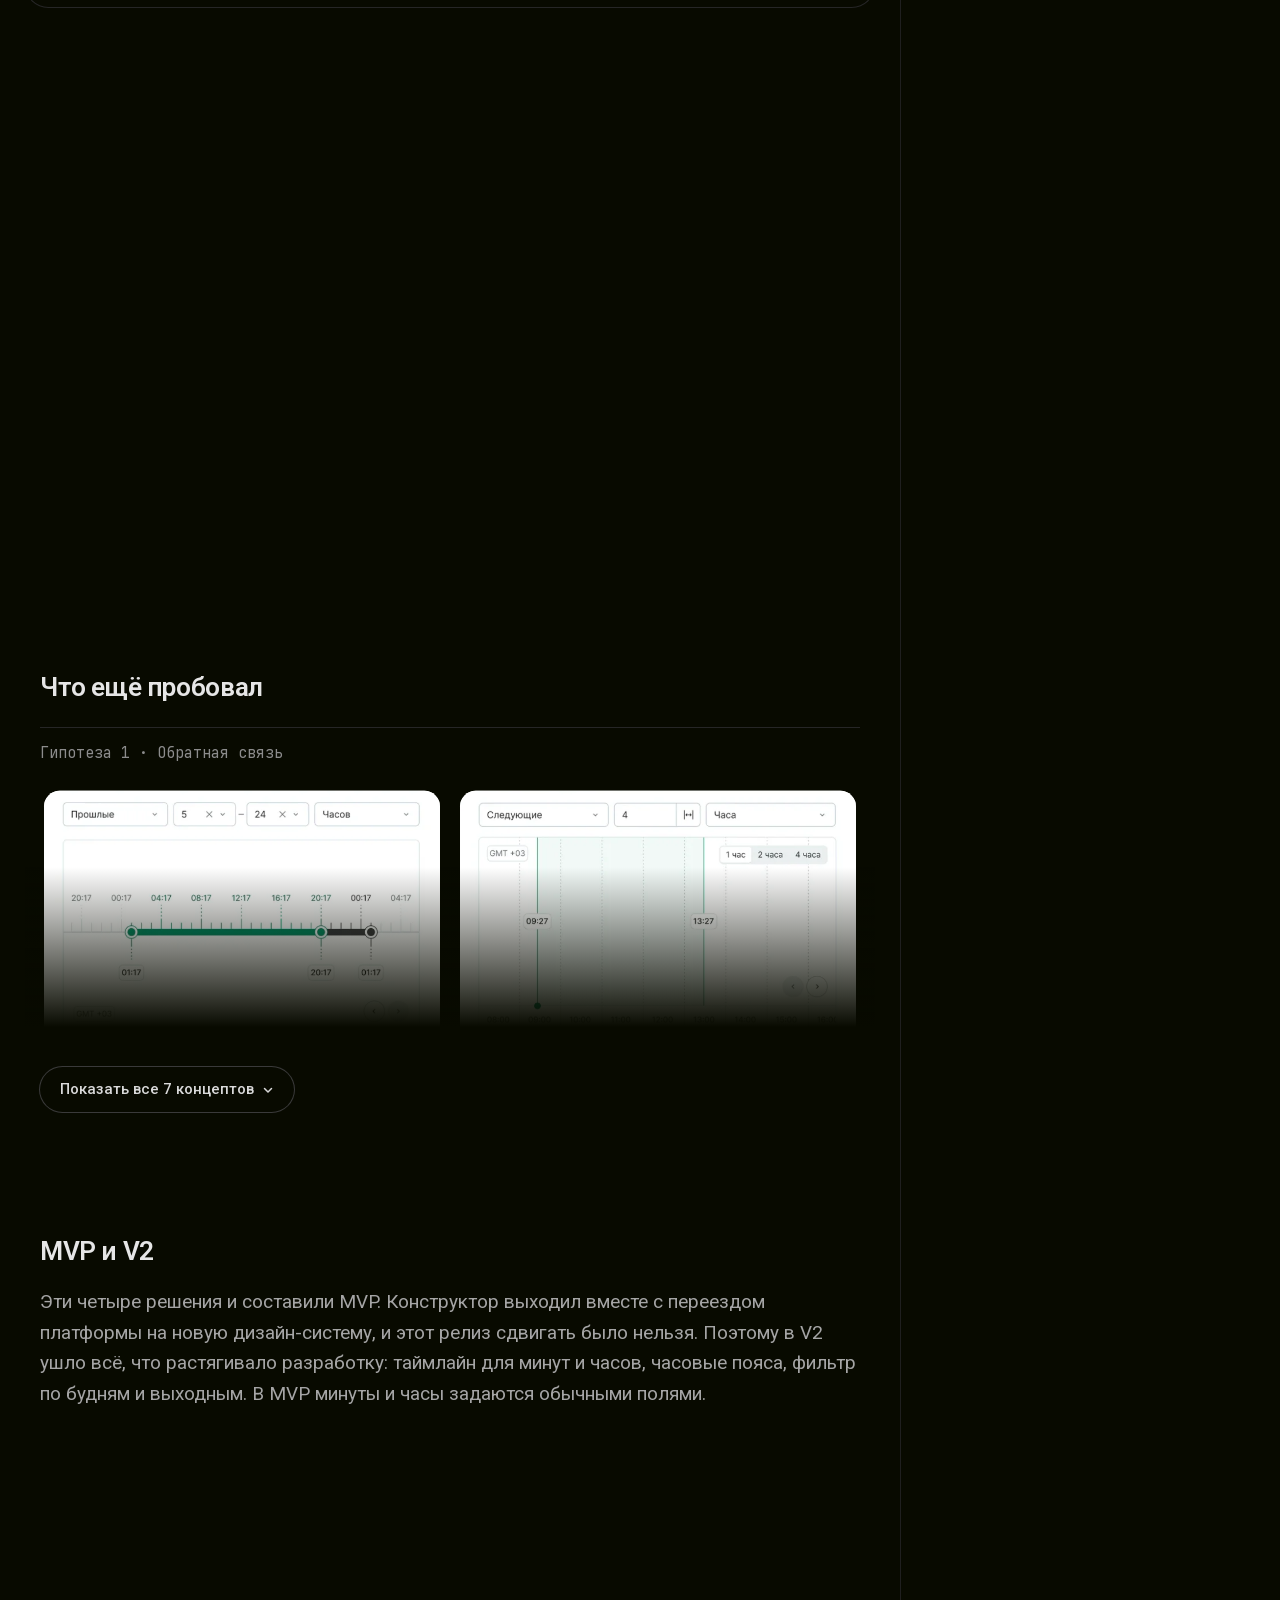
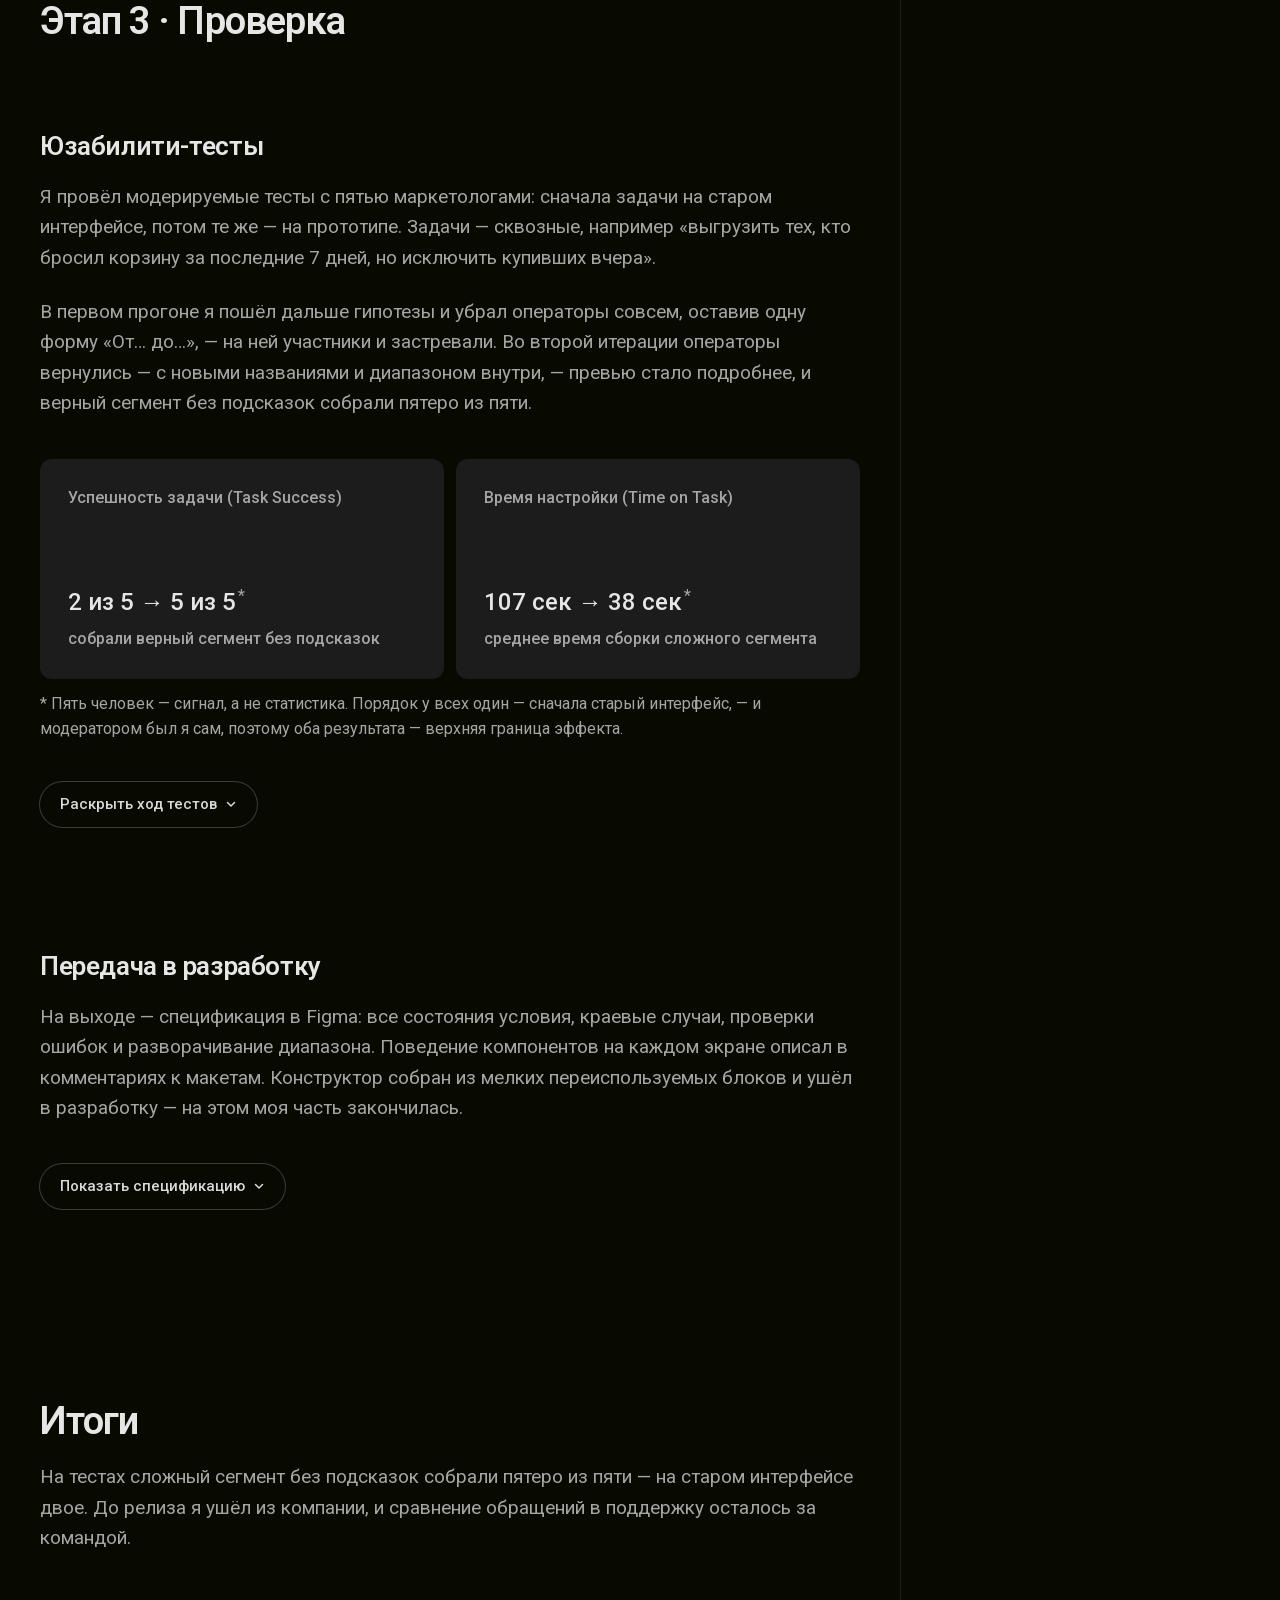
<file: cases/mindbox/index.html>
<!DOCTYPE html><html lang="ru" class="__variable_9eecde __variable_046f51 __variable_7a575e"><head><meta charSet="utf-8"/><meta name="viewport" content="width=device-width, initial-scale=1"/><link rel="preload" href="/_next/static/media/0aa834ed78bf6d07-s.p.woff2" as="font" crossorigin="" type="font/woff2"/><link rel="preload" href="/_next/static/media/1e41be92c43b3255-s.p.woff2" as="font" crossorigin="" type="font/woff2"/><link rel="preload" href="/_next/static/media/4c1b5ff8ea720923-s.p.woff2" as="font" crossorigin="" type="font/woff2"/><link rel="preload" href="/_next/static/media/80841ae24d03ed90-s.p.woff2" as="font" crossorigin="" type="font/woff2"/><link rel="preload" href="/_next/static/media/bb3ef058b751a6ad-s.p.woff2" as="font" crossorigin="" type="font/woff2"/><link rel="preload" href="/_next/static/media/ef74cb41ae08e63d-s.p.woff2" as="font" crossorigin="" type="font/woff2"/><link rel="preload" as="image" imageSrcSet="/_img/640/images/cases/mindbox/cover-wipe-now.webp 640w, /_img/828/images/cases/mindbox/cover-wipe-now.webp 750w, /_img/828/images/cases/mindbox/cover-wipe-now.webp 828w, /_img/1080/images/cases/mindbox/cover-wipe-now.webp 1080w, /_img/1200/images/cases/mindbox/cover-wipe-now.webp 1200w, /_img/1920/images/cases/mindbox/cover-wipe-now.webp 1920w, /_img/2560/images/cases/mindbox/cover-wipe-now.webp 2048w, /_img/2560/images/cases/mindbox/cover-wipe-now.webp 3840w" imageSizes="(min-width: 1281px) 83vw, (min-width: 1280px) 1160px, 100vw"/><link rel="preload" as="image" imageSrcSet="/_img/640/images/cases/mindbox/cover-wipe-was-pair.webp 640w, /_img/828/images/cases/mindbox/cover-wipe-was-pair.webp 750w, /_img/828/images/cases/mindbox/cover-wipe-was-pair.webp 828w, /_img/1080/images/cases/mindbox/cover-wipe-was-pair.webp 1080w, /_img/1200/images/cases/mindbox/cover-wipe-was-pair.webp 1200w, /_img/1920/images/cases/mindbox/cover-wipe-was-pair.webp 1920w, /_img/2560/images/cases/mindbox/cover-wipe-was-pair.webp 2048w, /_img/2560/images/cases/mindbox/cover-wipe-was-pair.webp 3840w" imageSizes="(min-width: 1281px) 83vw, (min-width: 1280px) 1160px, 100vw"/><link rel="stylesheet" href="/_next/static/css/17112786725fc3a8.css" data-precedence="next"/><link rel="stylesheet" href="/_next/static/css/d0066703d34eda00.css" data-precedence="next"/><link rel="stylesheet" href="/_next/static/css/fcccda19fa540236.css" data-precedence="next"/><link rel="stylesheet" href="/_next/static/css/798aafb385bf523b.css" data-precedence="next"/><link rel="preload" as="script" fetchPriority="low" href="/_next/static/chunks/webpack-8f260900fc6e1457.js"/><script src="/_next/static/chunks/4bd1b696-c7408084347438ae.js" async=""></script><script src="/_next/static/chunks/794-96ab5d7caefc5d69.js" async=""></script><script src="/_next/static/chunks/main-app-d97aa9b3f63c7def.js" async=""></script><script src="/_next/static/chunks/445-57a4416b49e6e12b.js" async=""></script><script src="/_next/static/chunks/159-b839d48ffc63faa2.js" async=""></script><script src="/_next/static/chunks/317-6bc37ebed9be7c95.js" async=""></script><script src="/_next/static/chunks/app/layout-ad208c78e5a9281c.js" async=""></script><script src="/_next/static/chunks/app/cases/layout-cd7271ac943039b1.js" async=""></script><script src="/_next/static/chunks/500-9f3b0efa8c8eeaaa.js" async=""></script><script src="/_next/static/chunks/697-ac30d5e762d911ef.js" async=""></script><script src="/_next/static/chunks/app/cases/mindbox/page-07ce681db97ea881.js" async=""></script><title>Конструктор условий Mindbox: от логики БД к ментальной модели</title><meta name="description" content="На юзабилити-тестах сложный сегмент собрали 5 из 5 против 2 из 5 на старом интерфейсе. Десять технических операторов свёл к пяти — на языке маркетолога."/><meta name="robots" content="noindex, nofollow"/><meta name="google-site-verification" content="XM56tkXGJuTj2uECBx9fz_101BUZbZKKqam38nk7uIU"/><meta property="og:title" content="Конструктор условий Mindbox: от логики БД к ментальной модели"/><meta property="og:description" content="На юзабилити-тестах сложный сегмент собрали 5 из 5 против 2 из 5 на старом интерфейсе. Десять технических операторов свёл к пяти — на языке маркетолога."/><meta property="og:url" content="https://timlatypov.ru/cases/mindbox/"/><meta property="og:site_name" content="Тимур Латыпов"/><meta property="og:locale" content="und"/><meta property="og:image" content="https://timlatypov.ru/images/og-cover.jpg"/><meta property="og:image:width" content="1200"/><meta property="og:image:height" content="630"/><meta property="og:image:alt" content="Финальный конструктор условий Mindbox"/><meta property="og:type" content="article"/><meta name="twitter:card" content="summary_large_image"/><meta name="twitter:title" content="Конструктор условий Mindbox: от логики БД к ментальной модели"/><meta name="twitter:description" content="На юзабилити-тестах сложный сегмент собрали 5 из 5 против 2 из 5 на старом интерфейсе. Десять технических операторов свёл к пяти — на языке маркетолога."/><meta name="twitter:image" content="https://timlatypov.ru/images/og-cover.jpg"/><link rel="icon" href="/favicon.ico?dacaa60d5f2a5cfa" type="image/x-icon" sizes="16x16"/><link rel="icon" href="/icon.svg?08727a46246cafeb" type="image/svg+xml" sizes="any"/><link rel="apple-touch-icon" href="/apple-icon.png?95506372cbcbedf9" type="image/png" sizes="180x180"/><meta name="next-size-adjust" content=""/><script src="/_next/static/chunks/polyfills-42372ed130431b0a.js" noModule=""></script></head><body class="bg-[#080a00] text-[#d9d9d9] antialiased"><div hidden=""><!--$--><!--/$--></div><script>(() => {
  if (location.pathname !== '/') return;
  let skip = false;
  try {
    if (sessionStorage.getItem('hero-skip-preload') === '1') {
      skip = true;
      sessionStorage.removeItem('hero-skip-preload');
    }
  } catch {}
  if (!skip && document.referrer) {
    try {
      const ref = new URL(document.referrer);
      const nav = performance.getEntriesByType('navigation')[0];
      const navType = nav && 'type' in nav ? nav.type : 'navigate';
      if (ref.origin === location.origin && ref.pathname.startsWith('/cases/') && navType === 'navigate') {
        skip = true;
      }
    } catch {}
  }
  if (!skip) return;
  window.__heroSkipPreload = true;
  const root = document.documentElement;
  let done = false;
  const apply = () => {
    if (done) return true;
    const pre = document.querySelector('.hero-preloader');
    if (!pre) return false;
    done = true;
    pre.setAttribute('data-skip-preload', '');
    pre.removeAttribute('data-playing');
    const sec = pre.closest('.hero-section');
    if (sec) {
      sec.removeAttribute('data-preloading');
      sec.removeAttribute('data-name-wait');
      sec.setAttribute('data-seen', '');
      sec.setAttribute('data-named', '');
    }
    return true;
  };
  if (apply()) return;
  const mo = new MutationObserver(() => {
    if (apply()) mo.disconnect();
  });
  mo.observe(root, { childList: true, subtree: true });
  addEventListener('DOMContentLoaded', () => {
    apply();
    mo.disconnect();
  }, { once: true });
})()</script><a href="#main-content" class="skip-link">Перейти к содержанию</a><div style="height:0" aria-hidden="true"></div><header class="header-intro-reveal header--fixed "><div class="header-wrapper flex items-center justify-between" style="font-size:1.6rem;font-family:var(--font-mono)"><a href="/" class="header-logo no-underline" style="color:#c1c1c1;letter-spacing:0.16em;font-weight:500;--n:0"><span class="logo-prefix"><span><span class="scramble-word"><span class="scramble-char" data-ch="["><span class="scramble-glyph">[</span></span><span class="scramble-char" data-ch="T"><span class="scramble-glyph">T</span></span><span class="scramble-char" data-ch="]"><span class="scramble-glyph">]</span></span></span></span></span><span><span class="scramble-word"><span class="scramble-char" data-ch="L"><span class="scramble-glyph">L</span></span><span class="scramble-char" data-ch="A"><span class="scramble-glyph">A</span></span><span class="scramble-char" data-ch="T"><span class="scramble-glyph">T</span></span><span class="scramble-char" data-ch="Y"><span class="scramble-glyph">Y</span></span><span class="scramble-char" data-ch="P"><span class="scramble-glyph">P</span></span><span class="scramble-char" data-ch="O"><span class="scramble-glyph">O</span></span><span class="scramble-char" data-ch="V"><span class="scramble-glyph">V</span></span></span></span></a><nav class="header-nav-desktop"><ul class="flex list-none" style="gap:2rem"><li style="--n:1"><a href="/#portfolio" class="nav-link no-underline" style="color:#c1c1c1"><span class="nav-link-prefix" style="margin-right:0.4rem"><span><span class="scramble-word"><span class="scramble-char" data-ch="["><span class="scramble-glyph">[</span></span><span class="scramble-char" data-ch="0"><span class="scramble-glyph">0</span></span><span class="scramble-char" data-ch="1"><span class="scramble-glyph">1</span></span><span class="scramble-char" data-ch="]"><span class="scramble-glyph">]</span></span></span></span></span><span><span class="scramble-word"><span class="scramble-char" data-ch="П"><span class="scramble-glyph">П</span></span><span class="scramble-char" data-ch="О"><span class="scramble-glyph">О</span></span><span class="scramble-char" data-ch="Р"><span class="scramble-glyph">Р</span></span><span class="scramble-char" data-ch="Т"><span class="scramble-glyph">Т</span></span><span class="scramble-char" data-ch="Ф"><span class="scramble-glyph">Ф</span></span><span class="scramble-char" data-ch="О"><span class="scramble-glyph">О</span></span><span class="scramble-char" data-ch="Л"><span class="scramble-glyph">Л</span></span><span class="scramble-char" data-ch="И"><span class="scramble-glyph">И</span></span><span class="scramble-char" data-ch="О"><span class="scramble-glyph">О</span></span></span></span></a></li><li style="--n:2"><a href="/#experience" class="nav-link no-underline" style="color:#c1c1c1"><span class="nav-link-prefix" style="margin-right:0.4rem"><span><span class="scramble-word"><span class="scramble-char" data-ch="["><span class="scramble-glyph">[</span></span><span class="scramble-char" data-ch="0"><span class="scramble-glyph">0</span></span><span class="scramble-char" data-ch="2"><span class="scramble-glyph">2</span></span><span class="scramble-char" data-ch="]"><span class="scramble-glyph">]</span></span></span></span></span><span><span class="scramble-word"><span class="scramble-char" data-ch="О"><span class="scramble-glyph">О</span></span><span class="scramble-char" data-ch="П"><span class="scramble-glyph">П</span></span><span class="scramble-char" data-ch="Ы"><span class="scramble-glyph">Ы</span></span><span class="scramble-char" data-ch="Т"><span class="scramble-glyph">Т</span></span></span><span><span class="scramble-char" data-ch=" "><span class="scramble-glyph"> </span></span></span><span class="scramble-word"><span class="scramble-char" data-ch="Р"><span class="scramble-glyph">Р</span></span><span class="scramble-char" data-ch="А"><span class="scramble-glyph">А</span></span><span class="scramble-char" data-ch="Б"><span class="scramble-glyph">Б</span></span><span class="scramble-char" data-ch="О"><span class="scramble-glyph">О</span></span><span class="scramble-char" data-ch="Т"><span class="scramble-glyph">Т</span></span><span class="scramble-char" data-ch="Ы"><span class="scramble-glyph">Ы</span></span></span></span></a></li><li style="--n:3"><a href="/resume.pdf" target="_blank" rel="noopener noreferrer" class="nav-link no-underline" style="color:#c1c1c1"><span class="nav-link-prefix" style="margin-right:0.4rem"><span><span class="scramble-word"><span class="scramble-char" data-ch="["><span class="scramble-glyph">[</span></span><span class="scramble-char" data-ch="0"><span class="scramble-glyph">0</span></span><span class="scramble-char" data-ch="3"><span class="scramble-glyph">3</span></span><span class="scramble-char" data-ch="]"><span class="scramble-glyph">]</span></span></span></span></span><span><span class="scramble-word"><span class="scramble-char" data-ch="Р"><span class="scramble-glyph">Р</span></span><span class="scramble-char" data-ch="Е"><span class="scramble-glyph">Е</span></span><span class="scramble-char" data-ch="З"><span class="scramble-glyph">З</span></span><span class="scramble-char" data-ch="Ю"><span class="scramble-glyph">Ю</span></span><span class="scramble-char" data-ch="М"><span class="scramble-glyph">М</span></span><span class="scramble-char" data-ch="Е"><span class="scramble-glyph">Е</span></span></span></span></a></li></ul></nav><button class="burger-menu bg-transparent border-0 cursor-pointer" aria-label="Открыть меню" aria-expanded="false" aria-controls="site-menu"><span></span><span></span></button></div><div class="header-divider w-full h-px bg-[#1f1f1f] mt-[4rem] max-[880px]:mt-[2.4rem]"></div></header><div id="site-menu" class="site-menu" data-lenis-prevent=""><div class="site-menu__inner"><nav class="site-menu__main" aria-label="Меню"><p class="site-menu__label">// Меню</p><ul class="site-menu__list"><li class="site-menu__row" style="--i:0"><a href="/#portfolio" class="site-menu__link"><span class="site-menu__num">01</span><span class="site-menu__word"><span>Портфолио</span></span><span class="site-menu__tail"><svg class="site-menu__arrow" viewBox="0 0 24 24" fill="none" aria-hidden="true"><path d="M4.5 12h15M13.5 6l6 6-6 6" stroke="currentColor" stroke-width="1.5" stroke-linecap="round" stroke-linejoin="round"></path></svg></span></a></li><li class="site-menu__row" style="--i:1"><a href="/#experience" class="site-menu__link"><span class="site-menu__num">02</span><span class="site-menu__word"><span>Опыт работы</span></span><span class="site-menu__tail"><svg class="site-menu__arrow" viewBox="0 0 24 24" fill="none" aria-hidden="true"><path d="M4.5 12h15M13.5 6l6 6-6 6" stroke="currentColor" stroke-width="1.5" stroke-linecap="round" stroke-linejoin="round"></path></svg></span></a></li><li class="site-menu__row" style="--i:2"><a href="/resume.pdf" target="_blank" rel="noopener noreferrer" class="site-menu__link"><span class="site-menu__num">03</span><span class="site-menu__word"><span>Резюме</span></span><span class="site-menu__tail"><span class="site-menu__tag">PDF</span><svg class="site-menu__arrow" viewBox="0 0 24 24" fill="none" aria-hidden="true"><path d="M7 17 17 7M8.5 7H17v8.5" stroke="currentColor" stroke-width="1.8" stroke-linecap="round" stroke-linejoin="round"></path></svg></span></a></li></ul></nav><div class="site-menu__foot"><a href="https://t.me/Latypov_Timur" target="_blank" rel="noopener noreferrer" class="site-menu__cta"><span>Написать в Telegram</span><svg class="site-menu__cta-arrow" viewBox="0 0 24 24" fill="none" aria-hidden="true"><path d="M7 17 17 7M8.5 7H17v8.5" stroke="currentColor" stroke-width="1.8" stroke-linecap="round" stroke-linejoin="round"></path></svg></a><p class="site-menu__meta"><span>Продуктовый дизайнер</span><span>E-commerce · FinTech</span></p></div></div></div><div class="page-transition-wrapper"><script>(function(){try{history.scrollRestoration='manual';var n=performance.getEntriesByType('navigation')[0];if(location.hash&&n&&n.type!=='navigate')history.replaceState(history.state,'',location.pathname+location.search);if(!location.hash)scrollTo(0,0)}catch(e){}})()</script><div class="relative flex max-[1280px]:flex-col"><main id="main-content" tabindex="-1" class="flex-1 min-w-0 pt-[8rem] pb-16 pl-10 pr-10 max-[1280px]:pt-[3.2rem] max-[480px]:pl-5 max-[480px]:pr-5"><div class="max-w-[131rem] mx-auto flex flex-col items-center gap-(--case-gap-chapter)"><div id="context" class="case-hero scroll-mt-20 flex flex-col gap-[3.2rem] max-w-[82rem]"><div class="inline-flex items-center gap-[0.8rem] shadow-[0_0_0_1px_#292929] rounded-[calc(1.2_*_var(--u))] px-[2rem] py-[1.6rem] self-start font-[family-name:var(--font-roboto)]"><a class="flex items-center gap-[0.8rem] text-[#8c8c8c] hover:text-[#c1c1c1] transition-colors" href="/"><svg width="20" height="20" viewBox="0 0 20 20" fill="none" stroke="currentColor" stroke-width="1.5" stroke-linecap="round" stroke-linejoin="round" class="shrink-0"><path d="M2.5 7.49935L10 1.66602L17.5 7.49935V16.666C17.5 17.108 17.3244 17.532 17.0118 17.8445C16.6993 18.1571 16.2754 18.3327 15.8333 18.3327H4.16667C3.72464 18.3327 3.30072 18.1571 2.98816 17.8445C2.67559 17.532 2.5 17.108 2.5 16.666V7.49935Z"></path><path d="M7.5 18.3333V10H12.5V18.3333"></path></svg><span class="text-[1.6rem] leading-[1.4]">Главная</span></a><svg width="16" height="16" viewBox="0 0 16 16" fill="none" stroke="currentColor" stroke-width="1" stroke-linecap="round" stroke-linejoin="round" class="text-[#a5a5a5] shrink-0"><path d="M6 4l4 4-4 4"></path></svg><span class="text-[1.6rem] text-[#e6e6e6] leading-[1.4]">Кейс Mindbox</span></div><div class="flex flex-col gap-[2rem]"><h1 class="text-[5.2rem] max-[1280px]:text-[3.8rem] max-[680px]:text-[3rem] font-semibold leading-[1.26] text-[#e6e6e6] font-[family-name:var(--font-roboto)]">Конструктор условий в трекинге действий: как перевести логику<!-- --> <!-- -->БД на язык маркетолога</h1><p class="text-[2.4rem] max-[1280px]:text-[1.9rem] font-normal leading-[1.52] text-[#a5a5a5] font-[family-name:var(--font-roboto)]">Маркетологи собирали сегменты в конструкторе, который говорил языком базы данных, — и ошибались в датах. Я пересобрал его под их задачи: на тестах сложный сегмент без подсказок собрали пятеро из пяти, на старом интерфейсе — двое.</p></div></div><div class="w-full flex flex-col items-center gap-(--case-gap-media)"><div class="mbc-pin w-full" data-zone="was" style="--p:1"><style>
.mbc-pin { position: relative; container-type: inline-size; }
.mbc-hold { display: none; position: absolute; inset: 0; pointer-events: none; }
.mbc-run { display: none; }
.mbc-frame { touch-action: pan-y; user-select: none; -webkit-user-select: none; -webkit-touch-callout: none; }
.mbc-mark { position: absolute; top: 0; left: 0; right: 0; height: 1px; pointer-events: none; }
.mbc-over {
  position: absolute; top: 0; left: 0; width: 100%; aspect-ratio: 3608 / 2209;
  /* Скругление — числом, не inherit: родитель окна — метка без скругления */
  border-radius: calc(2.4 * var(--u)); overflow: hidden; pointer-events: none;
  transform: scale(0.98); transition: transform 0.6s cubic-bezier(0.22, 1, 0.36, 1);
}
.zoom-frame.is-hover .mbc-over, .zoom-frame[data-btn-focus] .mbc-over { transform: scale(1); }
.mbc-win { position: absolute; inset: 0; overflow: hidden; }
.mbc-was { position: absolute; inset: 0; }
.mbc-rail { position: absolute; inset: 0; z-index: 2; pointer-events: none; }
.mbc-line {
  position: absolute; top: 0; right: 0; bottom: 0; width: 2px; translate: 50% 0;
  background: #f2f2f2; box-shadow: 0 0 1.6rem rgba(242, 242, 242, 0.45); opacity: 0;
}
/* Ручка — на границе; у края обложки она наполовину за кадром, как язычок.
   Курсор — через !important: над снимком ZoomCursor ставит лупу всем потомкам */
.mbc-knob { top: 50%; right: 0; translate: 50% -50%; pointer-events: auto; touch-action: none; }
.mbc-pin .mbc-knob, .mbc-pin[data-dragging] * { cursor: ew-resize !important; }
/* Ручка и протяжка не увеличивают снимок — плашка «Увеличить» прячется */
.mbc-pin[data-dragging] .zoom-badge { opacity: 0; }
@media (hover: hover) { .mbc-pin[data-knob-hover] .zoom-badge { opacity: 0; } }
@keyframes mbc-shift { from { translate: 0 0; } to { translate: -100% 0; } }
@keyframes mbc-hold { from { translate: 0 0; } to { translate: 100% 0; } }
@keyframes mbc-line { 0% { opacity: 0; } 4%, 96% { opacity: 1; } 100% { opacity: 0; } }
@supports (animation-timeline: view()) {
  .mbc-pin:not([data-timed]):not([data-drive='var']) .mbc-mark { view-timeline-name: --mbc; }
  .mbc-pin:not([data-timed]):not([data-drive='var']) :is(.mbc-win, .mbc-was, .mbc-rail, .mbc-line) {
    animation-timeline: --mbc;
    animation-range: cover 45% cover 90%;
    animation-fill-mode: both;
    animation-timing-function: linear;
  }
  /* С первого кадра верх обложки — на 61–99% высоты экрана (телефон,
     планшет лёжа без стоп-кадра): начало на 55% даёт запас. Планшет стоя:
     обложка с первого кадра уже на 40% высоты экрана — шторка начинается
     выше, чтобы не открыться наполовину без прокрутки. Те же доли — в TALL
     и geo() ниже */
  @media (min-width: 681px) and (max-aspect-ratio: 1 / 1) {
    .mbc-pin:not([data-timed]):not([data-drive='var']) :is(.mbc-win, .mbc-was, .mbc-rail, .mbc-line) { animation-range: cover 64% cover 94%; }
  }
  @media (orientation: landscape) and (min-width: 1025px) {
    .mbc-pin:not([data-timed]) { --mbc-pd: calc(60svh / var(--page-zoom, 1)); }
    .mbc-pin:not([data-timed]):not([data-drive='var']) { view-timeline-name: --mbc; }
    .mbc-pin:not([data-timed]):not([data-drive='var']) .mbc-mark { view-timeline-name: none; }
    .mbc-pin:not([data-timed]) .mbc-hold { display: block; }
    .mbc-pin:not([data-timed]) .mbc-run { display: block; height: var(--mbc-pd); }
    .mbc-pin:not([data-timed]) .mbc-stick {
      position: sticky;
      top: calc((100svh / var(--page-zoom, 1) - var(--mbc-h, 100cqw * 2209 / 3608)) / 2);
    }
    .mbc-pin:not([data-timed]):not([data-drive='var']) :is(.mbc-win, .mbc-was, .mbc-rail, .mbc-line) {
      animation-range: cover calc(50% - 0.4 * var(--mbc-pd)) cover calc(50% + 0.4 * var(--mbc-pd));
    }
  }
  .mbc-pin:not([data-timed]):not([data-drive='var']) :is(.mbc-win, .mbc-rail) { animation-name: mbc-shift; }
  .mbc-pin:not([data-timed]):not([data-drive='var']) .mbc-was { animation-name: mbc-hold; }
  .mbc-pin:not([data-timed]):not([data-drive='var']) .mbc-line { animation-name: mbc-line; }
}
.mbc-pin[data-timed]:not([data-drive='var']) :is(.mbc-win, .mbc-was, .mbc-rail) { transition: translate 1.2s cubic-bezier(0.65, 0, 0.35, 1) 0.35s; }
.mbc-pin[data-timed]:not([data-drive='var']) .mbc-line { transition: opacity 0.3s 0.35s; }
.mbc-pin[data-on]:not([data-drive='var']) :is(.mbc-win, .mbc-rail) { translate: -100% 0; }
.mbc-pin[data-on]:not([data-drive='var']) .mbc-was { translate: 100% 0; }
.mbc-pin[data-on]:not([data-drive='var']) .mbc-line { opacity: 1; }
/* Ведёт рука: сдвиг из --p (1 — всё «было», 0 — всё «стало») */
.mbc-pin[data-drive='var'] :is(.mbc-win, .mbc-rail) { translate: calc((var(--p) - 1) * 100%) 0; }
.mbc-pin[data-drive='var'] .mbc-was { translate: calc((1 - var(--p)) * 100%) 0; }
.mbc-pin[data-drive='var'][data-zone='mid'] .mbc-line { opacity: 1; }
</style><div class="mbc-hold" data-header-hold="" aria-hidden="true"></div><div class="mbc-stick"><div class="mbc-frame zoom-frame relative overflow-clip rounded-[calc(2.4_*_var(--u))] w-full" style="aspect-ratio:3608 / 2209"><button type="button" aria-label="Открыть изображение крупно: Финальный конструктор условий Mindbox: табы периодов, список пресетов, календарь с подсветкой диапазона и текстовое превью границ «включительно»" data-case-figure="true" data-src="/images/cases/mindbox/cover-wipe-now.webp" data-alt="Финальный конструктор условий Mindbox: табы периодов, список пресетов, календарь с подсветкой диапазона и текстовое превью границ «включительно»" data-loading="" class="absolute inset-0 cursor-zoom-in focus-visible:outline focus-visible:outline-2 focus-visible:-outline-offset-4 focus-visible:outline-[#12f21c] rounded-[calc(2.4_*_var(--u))]"><span aria-hidden="true" class="case-skeleton" data-skel="on"></span><img alt="Финальный конструктор условий Mindbox: табы периодов, список пресетов, календарь с подсветкой диапазона и текстовое превью границ «включительно»" decoding="async" data-nimg="fill" class="object-contain " style="position:absolute;height:100%;width:100%;left:0;top:0;right:0;bottom:0;color:transparent" sizes="(min-width: 1281px) 83vw, (min-width: 1280px) 1160px, 100vw" srcSet="/_img/640/images/cases/mindbox/cover-wipe-now.webp 640w, /_img/828/images/cases/mindbox/cover-wipe-now.webp 750w, /_img/828/images/cases/mindbox/cover-wipe-now.webp 828w, /_img/1080/images/cases/mindbox/cover-wipe-now.webp 1080w, /_img/1200/images/cases/mindbox/cover-wipe-now.webp 1200w, /_img/1920/images/cases/mindbox/cover-wipe-now.webp 1920w, /_img/2560/images/cases/mindbox/cover-wipe-now.webp 2048w, /_img/2560/images/cases/mindbox/cover-wipe-now.webp 3840w" src="/_img/2560/images/cases/mindbox/cover-wipe-now.webp"/></button><div class="mbc-mark"><div class="mbc-over"><div class="mbc-win"><div class="mbc-was"><span aria-hidden="true" class="case-skeleton" data-skel="on"></span><img alt="Прежний Mindbox: два разных конструктора дат для одной задачи — «Период от текущей даты» с полями «от … до … дней назад» и поверх него «Дата и время» с раскрытым плоским списком из десяти операторов" draggable="false" decoding="async" data-nimg="fill" class="object-cover" style="position:absolute;height:100%;width:100%;left:0;top:0;right:0;bottom:0;color:transparent" sizes="(min-width: 1281px) 83vw, (min-width: 1280px) 1160px, 100vw" srcSet="/_img/640/images/cases/mindbox/cover-wipe-was-pair.webp 640w, /_img/828/images/cases/mindbox/cover-wipe-was-pair.webp 750w, /_img/828/images/cases/mindbox/cover-wipe-was-pair.webp 828w, /_img/1080/images/cases/mindbox/cover-wipe-was-pair.webp 1080w, /_img/1200/images/cases/mindbox/cover-wipe-was-pair.webp 1200w, /_img/1920/images/cases/mindbox/cover-wipe-was-pair.webp 1920w, /_img/2560/images/cases/mindbox/cover-wipe-was-pair.webp 2048w, /_img/2560/images/cases/mindbox/cover-wipe-was-pair.webp 3840w" src="/_img/2560/images/cases/mindbox/cover-wipe-was-pair.webp"/></div></div><div class="mbc-rail"><span aria-hidden="true" class="mbc-line"></span><div role="slider" tabindex="0" aria-label="Граница между прежним и новым конструктором" aria-orientation="horizontal" aria-valuemin="0" aria-valuemax="100" aria-valuenow="100" aria-valuetext="Было" data-zoom-skip="" class="mbc-knob absolute flex size-[4.8rem] items-center justify-center rounded-full bg-[rgba(11,11,11,0.9)] text-[#f2f2f2] shadow-[0_0_0_1px_rgba(242,242,242,0.6),0_0.8rem_2.4rem_rgba(0,0,0,0.45)] transition-opacity duration-200 focus-visible:outline focus-visible:outline-2 focus-visible:outline-offset-4 focus-visible:outline-[#12f21c] opacity-0 pointer-events-none"><svg aria-hidden="true" viewBox="0 0 24 24" class="size-[2rem]" fill="none" stroke="currentColor" stroke-width="2" stroke-linecap="round" stroke-linejoin="round"><path d="M9 6 3 12l6 6M15 6l6 6-6 6"></path></svg></div></div></div></div></div></div><div class="mbc-run" aria-hidden="true"></div></div><div class="hidden max-[1280px]:block w-full max-w-[82rem]"><div class="flex items-center gap-[2rem]"><img alt="" loading="lazy" width="52" height="52" decoding="async" data-nimg="1" class="shrink-0" style="color:transparent;width:4.4rem;height:4.4rem" srcSet="/images/cases/mindbox/icon.svg 1x, /images/cases/mindbox/icon.svg 2x" src="/images/cases/mindbox/icon.svg"/><div class="flex flex-col gap-[0.4rem] font-[family-name:var(--font-roboto)]"><p class="text-[1.8rem] text-[#d9d9d9] leading-[1.4]">Mindbox</p><p class="text-[1.4rem] text-[#8c8c8c] leading-[1.4]">Платформа автоматизации маркетинга</p></div></div><div class="flex gap-[1.2rem] flex-wrap mt-[2rem] font-[family-name:var(--font-roboto)]"><span class="text-[1.3rem] leading-[1.4] text-[#c1c1c1] shadow-[0_0_0_1px_#292929] rounded-[calc(1.2_*_var(--u))] px-[1.6rem] py-[0.6rem]">MarTech</span><span class="text-[1.3rem] leading-[1.4] text-[#c1c1c1] shadow-[0_0_0_1px_#292929] rounded-[calc(1.2_*_var(--u))] px-[1.6rem] py-[0.6rem]">B2B SaaS</span><span class="text-[1.3rem] leading-[1.4] text-[#c1c1c1] shadow-[0_0_0_1px_#292929] rounded-[calc(1.2_*_var(--u))] px-[1.6rem] py-[0.6rem]">Web</span></div><div class="flex flex-col gap-[0.6rem] mt-[4rem] font-[family-name:var(--font-roboto)] leading-[1.4]"><p class="text-[1.4rem] text-[#8c8c8c]">Описание продукта</p><p class="text-[1.7rem] text-[#c1c1c1]">CDP для среднего и крупного B2C: объединяет данные о клиентах из онлайна и офлайна и автоматизирует коммуникации с ними.</p></div><div class="h-px bg-[#292929] mt-[2.8rem]"></div><div class="mt-[2.8rem] flex flex-col gap-[2rem] font-[family-name:var(--font-roboto)]"><div class="flex flex-col gap-[0.6rem]"><p class="text-[1.4rem] text-[#8c8c8c] leading-[1.4]">Моя роль:</p><p class="text-[1.7rem] text-[#c1c1c1] leading-[1.4]">Продуктовый дизайнер</p></div><div class="flex flex-col gap-[0.6rem]"><p class="text-[1.4rem] text-[#8c8c8c] leading-[1.4]">Команда:</p><p class="text-[1.7rem] text-[#c1c1c1] leading-[1.4]">ПМ, 2 разработчика</p></div><div class="flex flex-col gap-[0.6rem]"><p class="text-[1.4rem] text-[#8c8c8c] leading-[1.4]">Что я делал:</p><p class="text-[1.7rem] text-[#c1c1c1] leading-[1.4]">Аудит, исследование, проектирование, UX-тесты</p></div></div></div></div><div id="task" data-reveal="true" class="w-full max-w-[82rem] shadow-[0_0_0_1px_#292929] rounded-[calc(2.4_*_var(--u))] p-[5.6rem] max-[680px]:p-[2.8rem] flex flex-col gap-[4.8rem] max-[680px]:gap-[3.6rem] font-[family-name:var(--font-roboto)] scroll-mt-20"><h2 class="case-h-section">Понимание задачи</h2><div class="flex flex-col gap-(--case-gap-lead)"><div class="flex items-center gap-[1.2rem]"><svg width="24" height="24" viewBox="0 0 24 24" fill="none" class="shrink-0" aria-hidden="true"><circle cx="12" cy="12" r="9.25" stroke="#d9d9d9" stroke-width="1.5"></circle><circle cx="12" cy="12" r="5.25" stroke="#d9d9d9" stroke-width="1.5"></circle><circle cx="12" cy="12" r="1.75" fill="#d9d9d9"></circle></svg><h3 class="case-h-sub">Задача:</h3></div><p class="case-text">Маркетологи собирают в Mindbox сегменты по датам событий — например, тех, кто бросил корзину неделю назад. Конструктор для этого говорил языком базы данных: в сегментах ошибались, а поддержка разбирала одни и те же вопросы. Переделать его нужно было, не трогая бэкенд и размер окна фильтра.</p></div><div class="flex flex-col gap-(--case-gap-lead)"><div class="flex items-center gap-[1.2rem]"><svg width="24" height="24" viewBox="0 0 24 24" fill="none" class="shrink-0" aria-hidden="true"><path d="M10 6h10M10 12h10M10 18h10" stroke="#d9d9d9" stroke-width="1.5" stroke-linecap="round"></path><path d="M3.5 6l1.4 1.4L7.5 4.8M3.5 12l1.4 1.4 2.6-2.6M3.5 18l1.4 1.4 2.6-2.6" stroke="#d9d9d9" stroke-width="1.5" stroke-linecap="round" stroke-linejoin="round"></path></svg><h3 class="case-h-sub">План действий:</h3></div><p class="case-text">Разобрать текущий интерфейс, тикеты поддержки, записи созвонов и аналитику, посмотреть конкурентов. Потом собрать новую структуру условия, прототип — и проверить его на маркетологах.</p></div><div class="flex flex-col gap-(--case-gap-lead)"><div class="flex items-center gap-[1.2rem]"><svg width="24" height="24" viewBox="0 0 24 24" fill="none" class="shrink-0" aria-hidden="true"><path d="M5.5 21V3.5" stroke="#d9d9d9" stroke-width="1.5" stroke-linecap="round"></path><path d="M5.5 4.2c2.4-1.4 4.8-1.4 7 0 2.2 1.4 4.6 1.4 7 0v9c-2.4 1.4-4.8 1.4-7 0-2.2-1.4-4.6-1.4-7 0z" fill="#d9d9d9"></path></svg><h3 class="case-h-sub">Цель:</h3></div><p class="case-text">Меньше ошибок в сегментах и обращений в поддержку о датах. До релиза — убедиться на тестах, что сложный сегмент собирают быстрее и без подсказок.</p></div></div><div class="w-full flex flex-col items-center gap-(--case-gap-block)"><div id="research" class="case-chapter-head w-full flex flex-col gap-(--case-gap-heading) max-w-[82rem] font-[family-name:var(--font-roboto)] scroll-mt-20"><h2 class="case-h-chapter">Этап 1 · Исследование</h2></div><div id="audit" class="flex flex-col gap-(--case-gap-media) case-group font-[family-name:var(--font-roboto)] scroll-mt-20"><div class="case-col flex flex-col gap-(--case-gap-heading)"><h3 class="case-h-section">Аудит интерфейса</h3><p class="case-text">Я прошёл путь маркетолога по текущему интерфейсу и собрал карту всех экранов и состояний. Оказалось, что это не один конструктор, а пять параллельных — у каждого своя логика. Условие собирали из выпадающих списков с техническими словами: «заполнен<!-- --> <!-- -->и» → «наступит» → «более» → «чем через 0<!-- --> <!-- -->дней».</p></div><figure class="case-col  flex flex-col gap-(--case-gap-pair)"><div class="relative overflow-hidden zoom-frame rounded-[calc(2.4_*_var(--u))] w-full aspect-[1310/766]  "><button type="button" aria-label="Открыть изображение крупно: Проблема — технический нейминг оператора, аннотация: формулировки не соответствуют языку пользователя" data-case-figure="true" data-src="/images/cases/mindbox/2problem.png" data-alt="Проблема — технический нейминг оператора, аннотация: формулировки не соответствуют языку пользователя" data-loading="" class="absolute inset-0 cursor-zoom-in focus-visible:outline focus-visible:outline-2 focus-visible:-outline-offset-4 focus-visible:outline-[#12f21c] rounded-[calc(2.4_*_var(--u))]"><span aria-hidden="true" class="case-skeleton" data-skel="off"></span><img alt="Проблема — технический нейминг оператора, аннотация: формулировки не соответствуют языку пользователя" loading="lazy" decoding="async" data-nimg="fill" class="object-contain " style="position:absolute;height:100%;width:100%;left:0;top:0;right:0;bottom:0;color:transparent" sizes="(min-width: 1281px) 59vw, (min-width: 1280px) 830px, 100vw" srcSet="/_img/480/images/cases/mindbox/2problem.webp 384w, /_img/640/images/cases/mindbox/2problem.webp 640w, /_img/828/images/cases/mindbox/2problem.webp 750w, /_img/828/images/cases/mindbox/2problem.webp 828w, /_img/1080/images/cases/mindbox/2problem.webp 1080w, /_img/1200/images/cases/mindbox/2problem.webp 1200w, /_img/1920/images/cases/mindbox/2problem.webp 1920w, /_img/2560/images/cases/mindbox/2problem.webp 2048w, /_img/2560/images/cases/mindbox/2problem.webp 3840w" src="/_img/2560/images/cases/mindbox/2problem.webp"/></button></div><figcaption class="text-[1.6rem] leading-[1.5] text-center text-[#a5a5a5]">Здесь и далее скриншоты интерфейса сняты на демо-стенде платформы — данные в таблицах синтетические</figcaption></figure><div class="w-full flex flex-col items-center gap-(--case-gap-media)"><div class="case-col flex flex-col"><button type="button" aria-expanded="false" aria-controls="_R_d8ilubqivfb_" class="case-toggle  ">Раскрыть детали аудита<svg width="12" height="12" viewBox="0 0 12 12" fill="none" stroke="currentColor" stroke-width="1.5" stroke-linecap="round" stroke-linejoin="round" aria-hidden="true" class="shrink-0 transition-transform duration-200  "><path d="M2.5 4.5 6 8l3.5-3.5"></path></svg></button></div><div id="_R_d8ilubqivfb_" hidden="" tabindex="-1"></div></div></div><div id="users" class="flex flex-col gap-(--case-gap-media) case-group font-[family-name:var(--font-roboto)] scroll-mt-20"><div class="case-col flex flex-col gap-(--case-gap-heading)"><h3 class="case-h-section">Тикеты, созвоны и аналитика</h3><div class="case-text flex flex-col gap-(--case-gap-text)"><p>Я разобрал около 40 тикетов поддержки за полгода, 6 записей созвонов с пользователями и прошлые исследования. Задачи маркетологов распались на три типа отсчёта: от «сейчас», по календарю и по точным датам. На этом делении потом построены табы и операторы.</p><p>Ошибались в двух местах: путали «последние 30 дней» с календарным месяцем и считали даты в уме или на бумажке — интерфейс не показывал итог. Аналитика добавила масштаб: два сценария закрывают 95% использований, а редкие условия вместе не набирают и 4%.</p></div></div><figure class="case-col  flex flex-col gap-(--case-gap-pair)"><div class="relative overflow-hidden zoom-frame rounded-[calc(2.4_*_var(--u))] w-full aspect-[820/618]  "><button type="button" aria-label="Открыть изображение крупно: Переписка с поддержкой: маркетолог путается в условии из-за технического названия поля" data-case-figure="true" data-src="/images/cases/mindbox/ticket.png" data-alt="Переписка с поддержкой: маркетолог путается в условии из-за технического названия поля" data-loading="" class="absolute inset-0 cursor-zoom-in focus-visible:outline focus-visible:outline-2 focus-visible:-outline-offset-4 focus-visible:outline-[#12f21c] rounded-[calc(2.4_*_var(--u))]"><span aria-hidden="true" class="case-skeleton" data-skel="off"></span><img alt="Переписка с поддержкой: маркетолог путается в условии из-за технического названия поля" loading="lazy" decoding="async" data-nimg="fill" class="object-contain " style="position:absolute;height:100%;width:100%;left:0;top:0;right:0;bottom:0;color:transparent" sizes="(min-width: 1281px) 59vw, (min-width: 1280px) 830px, 100vw" srcSet="/_img/480/images/cases/mindbox/ticket.webp 384w, /_img/640/images/cases/mindbox/ticket.webp 640w, /_img/828/images/cases/mindbox/ticket.webp 750w, /_img/828/images/cases/mindbox/ticket.webp 828w, /_img/1080/images/cases/mindbox/ticket.webp 1080w, /_img/1200/images/cases/mindbox/ticket.webp 1200w, /_img/1920/images/cases/mindbox/ticket.webp 1920w, /_img/2560/images/cases/mindbox/ticket.webp 2048w, /_img/2560/images/cases/mindbox/ticket.webp 3840w" src="/_img/2560/images/cases/mindbox/ticket.webp"/></button></div><figcaption class="text-[1.6rem] leading-[1.5] text-center text-[#a5a5a5]">Один из тикетов в поддержку</figcaption></figure><div class="w-full flex flex-col items-center gap-(--case-gap-media)"><div class="case-col flex flex-col"><button type="button" aria-expanded="false" aria-controls="_R_doilubqivfb_" class="case-toggle  ">Раскрыть детали исследования<svg width="12" height="12" viewBox="0 0 12 12" fill="none" stroke="currentColor" stroke-width="1.5" stroke-linecap="round" stroke-linejoin="round" aria-hidden="true" class="shrink-0 transition-transform duration-200  "><path d="M2.5 4.5 6 8l3.5-3.5"></path></svg></button></div><div id="_R_doilubqivfb_" hidden="" tabindex="-1"></div></div></div><div id="competitors" class="flex flex-col gap-(--case-gap-media) case-group font-[family-name:var(--font-roboto)] scroll-mt-20"><div class="case-col flex flex-col gap-(--case-gap-heading)"><h3 class="case-h-section">Анализ конкурентов</h3><div class="case-text flex flex-col gap-(--case-gap-text)"><p>Я посмотрел, как период задают в Google Analytics, Mixpanel, Bloomreach, HubSpot, Airbnb и Notion. Взял три приёма: относительные и абсолютные периоды разведены, операторы названы человеческими словами, а выбранный диапазон подсвечен в календаре и подписан текстом.</p><p>Минут и часов толком нет ни у кого из них — логика начинается с дней. Для триггерных рассылок, где клиента ловят через 30 минут после брошенной корзины, это слепая зона: под неё я проектировал отдельный таймлайн.</p></div></div><div class="relative overflow-hidden zoom-frame rounded-[calc(2.4_*_var(--u))] w-full aspect-[1310/766] case-col "><button type="button" aria-label="Открыть изображение крупно: Анализ конкурентов: как период задают Google Analytics, Mixpanel, Bloomreach, HubSpot, Airbnb и Notion" data-case-figure="true" data-src="/images/cases/mindbox/analysis_competitors.png" data-alt="Анализ конкурентов: как период задают Google Analytics, Mixpanel, Bloomreach, HubSpot, Airbnb и Notion" data-loading="" class="absolute inset-0 cursor-zoom-in focus-visible:outline focus-visible:outline-2 focus-visible:-outline-offset-4 focus-visible:outline-[#12f21c] rounded-[calc(2.4_*_var(--u))]"><span aria-hidden="true" class="case-skeleton" data-skel="off"></span><img alt="Анализ конкурентов: как период задают Google Analytics, Mixpanel, Bloomreach, HubSpot, Airbnb и Notion" loading="lazy" decoding="async" data-nimg="fill" class="object-contain " style="position:absolute;height:100%;width:100%;left:0;top:0;right:0;bottom:0;color:transparent" sizes="(min-width: 1281px) 59vw, (min-width: 1280px) 830px, 100vw" srcSet="/_img/480/images/cases/mindbox/analysis_competitors.webp 384w, /_img/640/images/cases/mindbox/analysis_competitors.webp 640w, /_img/828/images/cases/mindbox/analysis_competitors.webp 750w, /_img/828/images/cases/mindbox/analysis_competitors.webp 828w, /_img/1080/images/cases/mindbox/analysis_competitors.webp 1080w, /_img/1200/images/cases/mindbox/analysis_competitors.webp 1200w, /_img/1920/images/cases/mindbox/analysis_competitors.webp 1920w, /_img/2560/images/cases/mindbox/analysis_competitors.webp 2048w, /_img/2560/images/cases/mindbox/analysis_competitors.webp 3840w" src="/_img/2560/images/cases/mindbox/analysis_competitors.webp"/></button></div></div></div><div class="w-full flex flex-col items-center gap-(--case-gap-block)"><div id="solution" class="w-full flex flex-col gap-(--case-gap-heading) max-w-[82rem] font-[family-name:var(--font-roboto)] scroll-mt-20"><h2 class="case-h-chapter">Этап 2 · Решение</h2><p class="case-text">Маркетолог думает задачей — «кто бросил корзину неделю назад», — а интерфейс заставлял переводить её на язык базы. Ключевая гипотеза: <b class="font-semibold">если</b> условие будет читаться фразой на языке маркетолога, а выбранный период сразу виден,<!-- --> <b class="font-semibold">то</b> ошибок в сегментах и тикетов станет меньше, <b class="font-semibold">потому что</b> не придётся переводить задачу и считать даты в уме.</p></div><div id="architecture" class="flex flex-col gap-(--case-gap-media) case-group font-[family-name:var(--font-roboto)] scroll-mt-20"><div class="case-col flex flex-col gap-(--case-gap-heading)"><h3 class="case-h-section">Структура условия</h3><p class="case-text">До экранов я описал объекты системы — сегмент, событие, условие — и связи между ними. Главная находка: условие — не десяток разных экранов, а одна форма, которая меняется от выбора. Выбор идёт в три шага, и каждый задаёт следующий.</p></div><ol class="case-col grid grid-cols-3 max-[680px]:grid-cols-1 gap-(--case-gap-pair)"><li data-reveal="true" class="rounded-[calc(1.6_*_var(--u))] bg-[#1c1c1c] p-[2.4rem] max-[680px]:p-[2rem] flex flex-col gap-[0.8rem]"><span class="text-[1.4rem] font-medium leading-[1.4] text-[#8c8c8c] tabular-nums">Шаг <!-- -->1</span><span class="text-[1.9rem] max-[680px]:text-[1.7rem] font-semibold leading-[1.4] text-[#d9d9d9]">Тип отсчёта</span><span class="case-text-sm">от «сейчас» или точные даты</span></li><li data-reveal="true" class="rounded-[calc(1.6_*_var(--u))] bg-[#1c1c1c] p-[2.4rem] max-[680px]:p-[2rem] flex flex-col gap-[0.8rem]"><span class="text-[1.4rem] font-medium leading-[1.4] text-[#8c8c8c] tabular-nums">Шаг <!-- -->2</span><span class="text-[1.9rem] max-[680px]:text-[1.7rem] font-semibold leading-[1.4] text-[#d9d9d9]">Оператор</span><span class="case-text-sm">«Прошло более», «Наступит через», «Следующие», «Предыдущие»; для календаря — «Календарный период»</span></li><li data-reveal="true" class="rounded-[calc(1.6_*_var(--u))] bg-[#1c1c1c] p-[2.4rem] max-[680px]:p-[2rem] flex flex-col gap-[0.8rem]"><span class="text-[1.4rem] font-medium leading-[1.4] text-[#8c8c8c] tabular-nums">Шаг <!-- -->3</span><span class="text-[1.9rem] max-[680px]:text-[1.7rem] font-semibold leading-[1.4] text-[#d9d9d9]">Значение</span><span class="case-text-sm">число или диапазон; единица — минуты, часы, дни, недели…</span></li></ol><div class="w-full flex flex-col items-center gap-(--case-gap-media)"><div class="case-col flex flex-col"><button type="button" aria-expanded="false" aria-controls="_R_dailubqivfb_" class="case-toggle  ">Раскрыть схемы<svg width="12" height="12" viewBox="0 0 12 12" fill="none" stroke="currentColor" stroke-width="1.5" stroke-linecap="round" stroke-linejoin="round" aria-hidden="true" class="shrink-0 transition-transform duration-200  "><path d="M2.5 4.5 6 8l3.5-3.5"></path></svg></button></div><div id="_R_dailubqivfb_" hidden="" tabindex="-1"></div></div></div><div id="changes" class="flex flex-col gap-(--case-gap-media) case-group font-[family-name:var(--font-roboto)] scroll-mt-20"><style>

@keyframes mh-in {
  from { opacity: 0; translate: 0 1.2rem; }
  to { opacity: 1; translate: 0 0; }
}
[data-hyp-site] .mht-panel {
  animation: mh-in 0.45s cubic-bezier(0.32, 0.72, 0, 1) both;
}

@keyframes mh-show {
  from { opacity: 0; visibility: hidden; }
  to { opacity: 1; visibility: visible; }
}
[data-hyp-site] .mhs {
  timeline-scope: --mhs-2, --mhs-3, --mhs-4;
}
[data-hyp-site] .mhs-step {
  
  min-height: calc(56vh / var(--page-zoom, 1));
  view-timeline-inset: 0% 45%;
}
[data-hyp-site] .mhs-step:nth-child(2) { view-timeline-name: --mhs-2; }
[data-hyp-site] .mhs-step:nth-child(3) { view-timeline-name: --mhs-3; }
[data-hyp-site] .mhs-step:nth-child(4) { view-timeline-name: --mhs-4; }
[data-hyp-site] .mhs-step:last-child {
  
  min-height: 0;
  padding-bottom: calc(20vh / var(--page-zoom, 1));
}
[data-hyp-site] .mhs-stage {
  container-type: inline-size;
}
[data-hyp-site] .mhs-sticky {
  
  top: calc((100vh / var(--page-zoom, 1) - 100cqw * 766 / 1310) / 2);
}
[data-hyp-site] .mhs-layer {
  background: #080a00;
}
[data-hyp-site] .mhs-layer:nth-child(n + 2) {
  animation: mh-show linear both;
  animation-range: entry 0% entry 30%;
}
[data-hyp-site] .mhs-layer:nth-child(2) { animation-timeline: --mhs-2; }
[data-hyp-site] .mhs-layer:nth-child(3) { animation-timeline: --mhs-3; }
[data-hyp-site] .mhs-layer:nth-child(4) { animation-timeline: --mhs-4; }

[data-hyp-site] .mhb {
  background-color: #0c0e05;
  background-image: radial-gradient(circle, #2b2e22 0.1rem, transparent 0.12rem);
  background-size: 2.4rem 2.4rem;
  box-shadow: inset 0 0 0 1px #1f2218;
}
[data-hyp-site] .mhb-grid {
  display: flex;
  flex-direction: column;
  gap: var(--case-gap-section);
}
[data-hyp-site] .mhb-col {
  display: flex;
  flex-direction: column;
  gap: 2.4rem;
}
[data-hyp-site] .mhb-concepts {
  display: grid;
  grid-template-columns: repeat(2, minmax(0, 1fr));
  gap: 1.6rem 1.2rem;
  align-content: start;
}
@media (min-width: 1025px) {
  [data-hyp-site] .mhb-grid {
    display: grid;
    grid-template-columns: repeat(4, minmax(0, 1fr));
    grid-template-rows: repeat(4, auto);
    column-gap: 2.4rem;
    row-gap: 0;
  }
  [data-hyp-site] .mhb-col {
    display: grid;
    grid-row: span 4;
    grid-template-rows: subgrid;
    row-gap: 2.4rem;
  }
}

[data-hyp-site] .mhc-img {
  width: calc(100% / var(--cw)) !important;
  height: calc(100% / var(--ch)) !important;
  left: calc(var(--cx) / var(--cw) * -100%) !important;
  top: calc(var(--cy) / var(--ch) * -100%) !important;
  max-width: none !important;
}

[data-hyp-site] .mhw .zoom-frame,
[data-hyp-site] .mhw .zoom-frame > button {
  transform: none !important;
  z-index: auto !important;
}
[data-hyp-site] .mhw-now {
  isolation: isolate;
}

[data-hyp-site] .mhw-win::after {
  content: '';
  position: absolute;
  top: 0;
  right: 0;
  bottom: 0;
  width: 2px;
  background: #f2f2f2;
  box-shadow: 0 0 1.6rem rgba(242, 242, 242, 0.45);
  pointer-events: none;
}

@keyframes mhw-win {
  from { translate: 0 0; }
  to { translate: -100% 0; }
}
@keyframes mhw-was {
  from { translate: 0 0; }
  to { translate: 100% 0; }
}
@keyframes mhw-now {
  from { translate: 100% 0; }
  to { translate: 0 0; }
}
@keyframes mhw-fade {
  from { opacity: 1; visibility: visible; }
  to { opacity: 0; visibility: hidden; }
}

@supports (animation-timeline: view()) {
  [data-hyp-site] .mhw:not([data-timed]) {
    view-timeline-name: --mhw;
  }
  [data-hyp-site] .mhw:not([data-timed]) :is(.mhw-win, .mhw-was, .mhw-now) {
    animation-timeline: --mhw;
    animation-range: contain 10% contain 55%;
    animation-fill-mode: both;
    animation-timing-function: linear;
  }
  
  [data-hyp-site] .mhw:not([data-timed]) .mhw-win { animation-name: mhw-win; }
  [data-hyp-site] .mhw:not([data-timed]) .mhw-was { animation-name: mhw-was; }
  
  
}

[data-hyp-site] .mhw[data-timed] :is(.mhw-win, .mhw-was) {
  transition: translate 1.2s cubic-bezier(0.65, 0, 0.35, 1) 0.35s;
}
[data-hyp-site] .mhw[data-on] .mhw-win { translate: -100% 0; }
[data-hyp-site] .mhw[data-on] .mhw-was { translate: 100% 0; }

@keyframes mhz-zoom {
  from { transform: translate(calc(var(--cx) * 100%), calc(var(--cy) * 100%)) scale(var(--cw), var(--ch)); }
  to { transform: none; }
}
@supports (animation-timeline: view()) {
}

@media (min-width: 1281px) and (min-height: 740px) {
  [data-hyp-site] .mhd-card {
    position: sticky;
    top: calc(9.6rem + var(--i) * 1.6rem);
    box-shadow:
      0 -1px 0 #262626,
      0 -1.6rem 3.2rem rgba(0, 0, 0, 0.55);
  }
}

[data-hyp-site] .cw-frame {
  touch-action: pan-y;
  user-select: none;
  -webkit-user-select: none;
  -webkit-touch-callout: none;
}

[data-hyp-site] .cw .zoom-frame,
[data-hyp-site] .cw .zoom-frame > button {
  transform: none !important;
  z-index: auto !important;
}

[data-hyp-site] .cw-img {
  object-fit: cover;
}

[data-hyp-site] .cw-rail {
  position: absolute;
  inset: 0;
  z-index: 2;
  pointer-events: none;
}
[data-hyp-site] .cw-line {
  position: absolute;
  top: 0;
  right: 0;
  bottom: 0;
  width: 2px;
  translate: 50% 0;
  background: #f2f2f2;
  box-shadow: 0 0 0 1px rgba(0, 0, 0, 0.25);
  transition: opacity 0.25s;
}

[data-hyp-site] .cw[data-drive='var']:not([data-zone='mid']) .cw-line,
[data-hyp-site] .cw[data-swap='fade'] .cw-line {
  opacity: 0;
}

[data-hyp-site] .cw-knob {
  top: 50%;
  right: 0;
  translate: 50% -50%;
  pointer-events: auto;
  touch-action: none;
  cursor: ew-resize;
}

[data-hyp-site] .cw-mark {
  position: absolute;
  top: 0;
  left: 0;
  right: 0;
  height: 2px;
  background: #f2f2f2;
  opacity: 0;
  transition: opacity 0.25s;
  pointer-events: none;
}
[data-hyp-site] .cw[data-zone='was'] .cw-mark[data-face='was'],
[data-hyp-site] .cw[data-zone='now'] .cw-mark[data-face='now'] {
  opacity: 1;
}

[data-hyp-site] :is(.cw-if-was, .cw-if-now) {
  transition: opacity 0.25s;
}
[data-hyp-site] .cw[data-drive='var'][data-front='now'] .cw-if-was,
[data-hyp-site] .cw[data-drive='var'][data-front='was'] .cw-if-now {
  opacity: 0;
}
[data-hyp-site] .cw-seg-pill {
  transition: translate 0.35s cubic-bezier(0.32, 0.72, 0, 1);
}
[data-hyp-site] .cw[data-drive='var'][data-front='now'] .cw-seg-pill {
  translate: 100% 0;
}

[data-hyp-site] .cw[data-drive='var'] .cw-seam[data-face='was'] {
  opacity: clamp(0, (var(--p) - 0.3) * 10, 1);
}
[data-hyp-site] .cw[data-drive='var'] .cw-seam[data-face='now'] {
  opacity: clamp(0, (0.7 - var(--p)) * 10, 1);
}

[data-hyp-site] .cw[data-drive='var'] :is(.cw-rail, .cw-win) {
  translate: calc((var(--p) - 1) * (100% + 2px)) 0;
}
[data-hyp-site] .cw[data-drive='var'][data-swap='wipe'] .cw-was {
  translate: calc((1 - var(--p)) * (100% + 2px)) 0;
}
[data-hyp-site] .cw[data-drive='var'][data-swap='slide'] .cw-now {
  translate: calc(var(--p) * 100%) 0;
}
[data-hyp-site] .cw[data-drive='var'][data-swap='fade'] .cw-win {
  translate: none;
  opacity: var(--p);
}

[data-hyp-site] .cw[data-drive='var'][data-swap='fade'][data-front='now'] .cw-win {
  pointer-events: none;
}

@keyframes cw-shift {
  from { translate: 0 0; }
  to { translate: calc(-100% - 2px) 0; }
}
@keyframes cw-hold {
  from { translate: 0 0; }
  to { translate: calc(100% + 2px) 0; }
}
@keyframes cw-enter {
  from { translate: 100% 0; }
  to { translate: 0 0; }
}
@keyframes cw-fade {
  from { opacity: 1; visibility: visible; }
  to { opacity: 0; visibility: hidden; }
}
@keyframes cw-edge {
  from { opacity: 0; }
  4% { opacity: 1; }
  96% { opacity: 1; }
  to { opacity: 0; }
}
@keyframes cw-mark-was {
  from { opacity: 1; }
  4% { opacity: 0; }
  to { opacity: 0; }
}
@keyframes cw-mark-now {
  from { opacity: 0; }
  96% { opacity: 0; }
  to { opacity: 1; }
}

@keyframes cw-if-was {
  from { opacity: 1; }
  48% { opacity: 1; }
  52% { opacity: 0; }
  to { opacity: 0; }
}
@keyframes cw-if-now {
  from { opacity: 0; }
  48% { opacity: 0; }
  52% { opacity: 1; }
  to { opacity: 1; }
}
@keyframes cw-pill {
  from { translate: 0 0; }
  46% { translate: 0 0; }
  54% { translate: 100% 0; }
  to { translate: 100% 0; }
}

@keyframes cw-seam-was {
  from { opacity: 1; }
  60% { opacity: 1; }
  70% { opacity: 0; }
  to { opacity: 0; }
}
@keyframes cw-seam-now {
  from { opacity: 0; }
  30% { opacity: 0; }
  40% { opacity: 1; }
  to { opacity: 1; }
}

@supports (animation-timeline: view()) {
  [data-hyp-site] .cw {
    timeline-scope: --cw;
  }
  [data-hyp-site] .cw-frame {
    view-timeline-name: --cw;
  }
  [data-hyp-site] .cw[data-drive='scroll'] :is(.cw-rail, .cw-win, .cw-was, .cw-now, .cw-line, .cw-mark, .cw-if-was, .cw-if-now, .cw-seg-pill, .cw-seam) {
    animation-timeline: --cw;
    animation-range-start: cover var(--r0, 40%);
    animation-range-end: cover calc(var(--r0, 40%) + 20%);
    animation-fill-mode: both;
    animation-timing-function: linear;
  }
  
  
  [data-hyp-site] .cw[data-fit='fit'][data-drive='scroll'] :is(.cw-rail, .cw-win, .cw-was, .cw-now, .cw-line, .cw-mark, .cw-if-was, .cw-if-now, .cw-seg-pill, .cw-seam),
  [data-hyp-site] .cw[data-fit='pin'][data-drive='scroll'] :is(.cw-rail, .cw-win, .cw-was, .cw-now, .cw-line, .cw-mark, .cw-if-was, .cw-if-now, .cw-seg-pill, .cw-seam) {
    animation-range-start: var(--ra, contain calc(50% - min(50%, 20vh / var(--page-zoom, 1))));
    animation-range-end: var(--rb, contain calc(50% + min(50%, 20vh / var(--page-zoom, 1))));
  }
  @media (orientation: landscape) and (min-width: 1025px) {
    [data-hyp-site] .cw[data-fit='pin'] {
      --cw-pd: calc(60svh / var(--page-zoom, 1));
    }
    [data-hyp-site] .cw[data-fit='pin'] .cw-frame {
      view-timeline-name: none;
    }
    [data-hyp-site] .cw[data-fit='pin'] .cw-pin {
      view-timeline-name: --cw;
    }
    [data-hyp-site] .cw[data-fit='pin'] .cw-pin-run {
      height: var(--cw-pd);
    }
    [data-hyp-site] .cw[data-fit='pin'] .cw-stick {
      position: sticky;
      top: calc((100svh / var(--page-zoom, 1) - var(--wh, 0px)) / 2);
    }
    [data-hyp-site] .cw[data-fit='pin'][data-drive='scroll'] :is(.cw-rail, .cw-win, .cw-was, .cw-now, .cw-line, .cw-mark, .cw-if-was, .cw-if-now, .cw-seg-pill, .cw-seam) {
      animation-range-start: var(--ra, cover calc(50% - 0.4 * var(--cw-pd)));
      animation-range-end: var(--rb, cover calc(50% + 0.4 * var(--cw-pd)));
    }
  }
  [data-hyp-site] .cw[data-drive='scroll'] .cw-rail { animation-name: cw-shift; }
  [data-hyp-site] .cw[data-drive='scroll'] .cw-mark[data-face='was'] { animation-name: cw-mark-was; }
  [data-hyp-site] .cw[data-drive='scroll'] .cw-mark[data-face='now'] { animation-name: cw-mark-now; }
  [data-hyp-site] .cw[data-drive='scroll']:not([data-swap='fade']) .cw-line { animation-name: cw-edge; }
  [data-hyp-site] .cw[data-drive='scroll'][data-swap='wipe'] .cw-win { animation-name: cw-shift; }
  [data-hyp-site] .cw[data-drive='scroll'][data-swap='wipe'] .cw-was { animation-name: cw-hold; }
  [data-hyp-site] .cw[data-drive='scroll'][data-swap='slide'] .cw-win { animation-name: cw-shift; }
  [data-hyp-site] .cw[data-drive='scroll'][data-swap='slide'] .cw-now { animation-name: cw-enter; }
  [data-hyp-site] .cw[data-drive='scroll'][data-swap='fade'] .cw-win { animation-name: cw-fade; }
  [data-hyp-site] .cw[data-drive='scroll'] .cw-if-was { animation-name: cw-if-was; }
  [data-hyp-site] .cw[data-drive='scroll'] .cw-if-now { animation-name: cw-if-now; }
  [data-hyp-site] .cw[data-drive='scroll'] .cw-seg-pill { animation-name: cw-pill; }
  [data-hyp-site] .cw[data-drive='scroll'] .cw-seam[data-face='was'] { animation-name: cw-seam-was; }
  [data-hyp-site] .cw[data-drive='scroll'] .cw-seam[data-face='now'] { animation-name: cw-seam-now; }
}

[data-hyp-site] .cw[data-dragging],
[data-hyp-site] .cw[data-dragging] * {
  cursor: ew-resize !important;
}

@media (min-width: 1025px) {
  [data-hyp-site] .mhm-rail {
    position: sticky;
    top: 9.6rem;
  }
}
</style><div data-hyp-site="" class="w-full"><div data-hyp-lab="true" data-case-gallery="true" class="w-full flex flex-col items-center gap-(--case-gap-section)"><div class="case-col flex flex-col gap-(--case-gap-heading)"><h3 class="case-h-section">Гипотезы и решения</h3><p class="case-text">Каждую причину тикетов я превратил в гипотезу, собрал под неё концепты и проверил на юзабилити-тестах. В релиз пошли четыре решения.</p></div><div class="w-full flex flex-col items-center gap-(--case-gap-media)"><div class="w-full flex flex-col gap-(--case-gap-section)"><article data-swap="wipe" data-ctl="both" data-drive="scroll" data-fit="pin" data-front="was" style="--p:1;--r0:40%" class="cw w-full flex flex-col items-center gap-(--case-gap-media) "><div class="case-col flex flex-col gap-(--case-gap-heading)"><h4 class="case-h-sub"><span class="sr-only">Гипотеза 1<!-- --> · Обратная связь</span>Превью границ периода</h4><div class="flex flex-col gap-(--case-gap-media)"><div class="flex flex-col gap-(--case-gap-text)"><p class="case-text">У кнопки подтверждения период написан словами: «17 февраля 2026, 12:30 — 27 февраля 2026, 23:59, включительно». Время задаётся до минуты, а если его не задать, подставятся 00:00 и 23:59 — последний день не потеряется.</p></div><div class="flex flex-col gap-[1.6rem] px-[2.8rem] py-[2.4rem] max-[680px]:px-[2rem] max-[680px]:py-[2rem] rounded-[calc(1.6_*_var(--u))] shadow-[inset_0_0_0_1px_#262626]"><div class="flex flex-wrap justify-between gap-x-[2.4rem] gap-y-[0.8rem] items-start"><span aria-hidden="true" class="flex flex-col gap-[0.4rem]"><span class="font-[family-name:var(--font-mono)] text-[1.3rem] uppercase leading-[1.4] tracking-[0.08em] text-[#8c8c8c]">Гипотеза 1</span><span class="text-[1.7rem] font-semibold leading-[1.4] text-[#e6e6e6]">Обратная связь</span></span><span class="inline-flex min-w-0 max-w-full items-center gap-[0.8rem] leading-[1.4] font-[family-name:var(--font-mono)] text-[1.5rem] max-[680px]:text-[1.3rem] text-[#d9d9d9]"><span aria-hidden="true" class="size-[0.8rem] shrink-0 rounded-full" style="background:#f2c94c"></span><span class="sr-only">Итог теста:</span>Подтвердилась частично</span></div><p class="case-text-sm">Календарь не оспорил никто, но на сложных датах уверенности не хватило — после первого прогона усилил превью.</p></div></div></div><div data-header-hold="" class="cw-pin w-full"><div class="cw-stick @container mx-auto w-full min-[1025px]:[@media(orientation:landscape)]:max-w-[calc((100svh_/_var(--page-zoom)_-_14rem)_*_1.7102_+_1.6rem)]"><figure class="cw-box w-full rounded-[calc((100cqw_-_1.6rem)_*_0.01832_+_0.8rem)] p-[0.8rem] shadow-[inset_0_0_0_1px_#262626]"><div data-reveal="true" class="cw-frame relative w-full overflow-hidden " style="aspect-ratio:1310 / 766"><div class="cw-win absolute inset-0 z-[1] overflow-hidden"><div class="cw-was absolute inset-0"><div class="zoom-frame absolute inset-0"><button type="button" aria-label="Открыть изображение крупно: Было: после «в диапазоне» и «от–до» интерфейс не показывал, какие даты получились" data-case-figure="true" data-src="/images/cases/mindbox/3problem.png" data-alt="Было: после «в диапазоне» и «от–до» интерфейс не показывал, какие даты получились" data-loading="" class="absolute inset-0 cursor-zoom-in focus-visible:outline focus-visible:outline-2 focus-visible:-outline-offset-4 focus-visible:outline-[#12f21c] rounded-[calc(2.4_*_var(--u))]"><span aria-hidden="true" class="case-skeleton" data-skel="off"></span><img alt="Было: после «в диапазоне» и «от–до» интерфейс не показывал, какие даты получились" loading="lazy" decoding="async" data-nimg="fill" class="object-contain cw-img" style="position:absolute;height:100%;width:100%;left:0;top:0;right:0;bottom:0;color:transparent" sizes="(min-width: 1281px) 77vw, 100vw" srcSet="/_img/640/images/cases/mindbox/3problem.webp 640w, /_img/828/images/cases/mindbox/3problem.webp 750w, /_img/828/images/cases/mindbox/3problem.webp 828w, /_img/1080/images/cases/mindbox/3problem.webp 1080w, /_img/1200/images/cases/mindbox/3problem.webp 1200w, /_img/1920/images/cases/mindbox/3problem.webp 1920w, /_img/2560/images/cases/mindbox/3problem.webp 2048w, /_img/2560/images/cases/mindbox/3problem.webp 3840w" src="/_img/2560/images/cases/mindbox/3problem.webp"/></button><span data-face="was" class="cw-plate pointer-events-none absolute top-[1.2rem] z-[2] flex w-max max-w-[min(30rem,28%)] flex-col gap-[0.4rem] rounded-[calc(1.2_*_var(--u))] bg-[#080a00] px-[1.6rem] py-[1.2rem] text-left shadow-[inset_0_0_0_1px_#333333] left-[1.2rem] max-[680px]:max-w-none max-[680px]:rounded-full max-[680px]:px-[1.2rem] max-[680px]:py-[0.4rem]"><span class="font-[family-name:var(--font-mono)] text-[1.5rem] leading-[1.4] text-[#a5a5a5]">Было</span><span class="text-[1.6rem] leading-[1.4] text-[#d9d9d9] max-[680px]:hidden">Не было видно, какие даты попадут в выборку</span></span></div></div></div><div class="cw-now absolute inset-0"><div class="zoom-frame absolute inset-0"><button type="button" aria-label="Открыть изображение крупно: Абсолютный период: диапазон подсвечен в календаре, превью у кнопки говорит про границу дня — «включительно»" data-case-figure="true" data-src="/images/cases/mindbox/hypotheses/absolute-period-tree.webp" data-alt="Абсолютный период: диапазон подсвечен в календаре, превью у кнопки говорит про границу дня — «включительно»" data-loading="" class="absolute inset-0 cursor-zoom-in focus-visible:outline focus-visible:outline-2 focus-visible:-outline-offset-4 focus-visible:outline-[#12f21c] rounded-[calc(2.4_*_var(--u))]"><span aria-hidden="true" class="case-skeleton" data-skel="off"></span><img alt="Абсолютный период: диапазон подсвечен в календаре, превью у кнопки говорит про границу дня — «включительно»" loading="lazy" decoding="async" data-nimg="fill" class="object-contain cw-img" style="position:absolute;height:100%;width:100%;left:0;top:0;right:0;bottom:0;color:transparent" sizes="(min-width: 1281px) 77vw, 100vw" srcSet="/_img/640/images/cases/mindbox/hypotheses/absolute-period-tree.webp 640w, /_img/828/images/cases/mindbox/hypotheses/absolute-period-tree.webp 750w, /_img/828/images/cases/mindbox/hypotheses/absolute-period-tree.webp 828w, /_img/1080/images/cases/mindbox/hypotheses/absolute-period-tree.webp 1080w, /_img/1200/images/cases/mindbox/hypotheses/absolute-period-tree.webp 1200w, /_img/1920/images/cases/mindbox/hypotheses/absolute-period-tree.webp 1920w, /_img/2560/images/cases/mindbox/hypotheses/absolute-period-tree.webp 2048w, /_img/2560/images/cases/mindbox/hypotheses/absolute-period-tree.webp 3840w" src="/_img/2560/images/cases/mindbox/hypotheses/absolute-period-tree.webp"/></button><span data-face="now" class="cw-plate pointer-events-none absolute top-[1.2rem] z-[2] flex w-max max-w-[min(30rem,28%)] flex-col gap-[0.4rem] rounded-[calc(1.2_*_var(--u))] bg-[#080a00] px-[1.6rem] py-[1.2rem] text-left shadow-[inset_0_0_0_1px_#333333] right-[1.2rem] max-[680px]:max-w-none max-[680px]:rounded-full max-[680px]:px-[1.2rem] max-[680px]:py-[0.4rem]"><span class="font-[family-name:var(--font-mono)] text-[1.5rem] leading-[1.4] text-[#f2f2f2]">Стало</span><span class="text-[1.6rem] leading-[1.4] text-[#d9d9d9] max-[680px]:hidden">Что попадёт в выборку — видно до применения</span></span></div></div><div class="cw-rail absolute inset-0"><span aria-hidden="true" class="cw-line"></span><div role="slider" tabindex="0" aria-label="Граница между «было» и «стало»" aria-orientation="horizontal" aria-valuemin="0" aria-valuemax="100" aria-valuenow="100" aria-valuetext="Было" class="cw-knob absolute flex size-[4.8rem] items-center justify-center rounded-full bg-[rgba(11,11,11,0.9)] text-[#f2f2f2] shadow-[0_0_0_1px_rgba(242,242,242,0.6),0_0.8rem_2.4rem_rgba(0,0,0,0.45)] focus-visible:outline focus-visible:outline-2 focus-visible:outline-offset-4 focus-visible:outline-[#12f21c]"><svg aria-hidden="true" viewBox="0 0 24 24" class="size-[2rem]" fill="none" stroke="currentColor" stroke-width="2" stroke-linecap="round" stroke-linejoin="round"><path d="M9 6 3 12l6 6M15 6l6 6-6 6"></path></svg></div></div></div><figcaption class="flex flex-col items-center gap-[1.2rem] px-[0.4rem] pb-[0.4rem] pt-[1.2rem] max-[680px]:items-start"><div class="relative grid shrink-0 grid-cols-2 rounded-full p-[0.4rem] shadow-[inset_0_0_0_1px_#333333]"><span aria-hidden="true" class="cw-seg-pill absolute inset-y-[0.4rem] left-[0.4rem] w-[calc(50%_-_0.4rem)] rounded-full bg-[#262626]"></span><button type="button" aria-pressed="false" class="font-[family-name:var(--font-mono)] relative z-[1] rounded-full px-[1.6rem] py-[0.4rem] text-[1.4rem] leading-[1.4] text-[#d9d9d9] cursor-pointer transition-colors hover:text-[#f2f2f2] focus-visible:outline focus-visible:outline-2 focus-visible:outline-offset-2 focus-visible:outline-[#12f21c]">Было</button><button type="button" aria-pressed="false" class="font-[family-name:var(--font-mono)] relative z-[1] rounded-full px-[1.6rem] py-[0.4rem] text-[1.4rem] leading-[1.4] text-[#d9d9d9] cursor-pointer transition-colors hover:text-[#f2f2f2] focus-visible:outline focus-visible:outline-2 focus-visible:outline-offset-2 focus-visible:outline-[#12f21c]">Стало</button></div><p class="case-text-sm grid min-w-0 min-[681px]:hidden"><span class="cw-if-was [grid-area:1/1]"><span class="sr-only">Было: </span>Не было видно, какие даты попадут в выборку</span><span class="cw-if-now [grid-area:1/1]"><span class="sr-only">Стало: </span>Что попадёт в выборку — видно до применения</span></p></figcaption></figure></div><div aria-hidden="true" class="cw-pin-run"></div></div></article><article data-swap="wipe" data-ctl="both" data-drive="scroll" data-fit="pin" data-front="was" style="--p:1;--r0:40%" class="cw w-full flex flex-col items-center gap-(--case-gap-media) "><div class="case-col flex flex-col gap-(--case-gap-heading)"><h4 class="case-h-sub"><span class="sr-only">Гипотеза 2<!-- --> · Пресеты</span>Пресеты рядом с календарём</h4><div class="flex flex-col gap-(--case-gap-media)"><div class="flex flex-col gap-(--case-gap-text)"><p class="case-text">Частые периоды — 7, 30, 90 дней от «сейчас» — выбираются из списка слева, и выбранный сразу подсвечивается в календаре. Вручную даты кликать нужно только в редких случаях.</p></div><div class="flex flex-col gap-[1.6rem] px-[2.8rem] py-[2.4rem] max-[680px]:px-[2rem] max-[680px]:py-[2rem] rounded-[calc(1.6_*_var(--u))] shadow-[inset_0_0_0_1px_#262626]"><div class="flex flex-wrap justify-between gap-x-[2.4rem] gap-y-[0.8rem] items-start"><span aria-hidden="true" class="flex flex-col gap-[0.4rem]"><span class="font-[family-name:var(--font-mono)] text-[1.3rem] uppercase leading-[1.4] tracking-[0.08em] text-[#8c8c8c]">Гипотеза 2</span><span class="text-[1.7rem] font-semibold leading-[1.4] text-[#e6e6e6]">Пресеты</span></span><span class="inline-flex min-w-0 max-w-full items-center gap-[0.8rem] leading-[1.4] font-[family-name:var(--font-mono)] text-[1.5rem] max-[680px]:text-[1.3rem] text-[#d9d9d9]"><span aria-hidden="true" class="size-[0.8rem] shrink-0 rounded-full" style="background:#38ff63"></span><span class="sr-only">Итог теста:</span>Подтвердилась</span></div><p class="case-text-sm">Нужный период брали из списка сразу — правок не потребовалось.</p></div></div></div><div data-header-hold="" class="cw-pin w-full"><div class="cw-stick @container mx-auto w-full min-[1025px]:[@media(orientation:landscape)]:max-w-[calc((100svh_/_var(--page-zoom)_-_14rem)_*_1.7102_+_1.6rem)]"><figure class="cw-box w-full rounded-[calc((100cqw_-_1.6rem)_*_0.01832_+_0.8rem)] p-[0.8rem] shadow-[inset_0_0_0_1px_#262626]"><div data-reveal="true" class="cw-frame relative w-full overflow-hidden " style="aspect-ratio:1310 / 766"><div class="cw-win absolute inset-0 z-[1] overflow-hidden"><div class="cw-was absolute inset-0"><div class="zoom-frame absolute inset-0"><button type="button" aria-label="Открыть изображение крупно: Было: любой период собирали из четырёх выпадающих списков — «заполнен и», «наступит», «более», «чем через 0 дней»" data-case-figure="true" data-src="/images/cases/mindbox/2problem.png" data-alt="Было: любой период собирали из четырёх выпадающих списков — «заполнен и», «наступит», «более», «чем через 0 дней»" data-loading="" class="absolute inset-0 cursor-zoom-in focus-visible:outline focus-visible:outline-2 focus-visible:-outline-offset-4 focus-visible:outline-[#12f21c] rounded-[calc(2.4_*_var(--u))]"><span aria-hidden="true" class="case-skeleton" data-skel="off"></span><img alt="Было: любой период собирали из четырёх выпадающих списков — «заполнен и», «наступит», «более», «чем через 0 дней»" loading="lazy" decoding="async" data-nimg="fill" class="object-contain cw-img" style="position:absolute;height:100%;width:100%;left:0;top:0;right:0;bottom:0;color:transparent" sizes="(min-width: 1281px) 77vw, 100vw" srcSet="/_img/640/images/cases/mindbox/2problem.webp 640w, /_img/828/images/cases/mindbox/2problem.webp 750w, /_img/828/images/cases/mindbox/2problem.webp 828w, /_img/1080/images/cases/mindbox/2problem.webp 1080w, /_img/1200/images/cases/mindbox/2problem.webp 1200w, /_img/1920/images/cases/mindbox/2problem.webp 1920w, /_img/2560/images/cases/mindbox/2problem.webp 2048w, /_img/2560/images/cases/mindbox/2problem.webp 3840w" src="/_img/2560/images/cases/mindbox/2problem.webp"/></button><span data-face="was" class="cw-plate pointer-events-none absolute top-[1.2rem] z-[2] flex w-max max-w-[min(30rem,28%)] flex-col gap-[0.4rem] rounded-[calc(1.2_*_var(--u))] bg-[#080a00] px-[1.6rem] py-[1.2rem] text-left shadow-[inset_0_0_0_1px_#333333] left-[1.2rem] max-[680px]:max-w-none max-[680px]:rounded-full max-[680px]:px-[1.2rem] max-[680px]:py-[0.4rem]"><span class="font-[family-name:var(--font-mono)] text-[1.5rem] leading-[1.4] text-[#a5a5a5]">Было</span><span class="text-[1.6rem] leading-[1.4] text-[#d9d9d9] max-[680px]:hidden">Готовых периодов не было — любой собирали из четырёх списков</span></span></div></div></div><div class="cw-now absolute inset-0"><div class="zoom-frame absolute inset-0"><button type="button" aria-label="Открыть изображение крупно: Относительный период: вертикальный список пресетов слева и календарь с подсветкой выбранного периода" data-case-figure="true" data-src="/images/cases/mindbox/hypotheses/calendar-single-tree.webp" data-alt="Относительный период: вертикальный список пресетов слева и календарь с подсветкой выбранного периода" data-loading="" class="absolute inset-0 cursor-zoom-in focus-visible:outline focus-visible:outline-2 focus-visible:-outline-offset-4 focus-visible:outline-[#12f21c] rounded-[calc(2.4_*_var(--u))]"><span aria-hidden="true" class="case-skeleton" data-skel="off"></span><img alt="Относительный период: вертикальный список пресетов слева и календарь с подсветкой выбранного периода" loading="lazy" decoding="async" data-nimg="fill" class="object-contain cw-img" style="position:absolute;height:100%;width:100%;left:0;top:0;right:0;bottom:0;color:transparent" sizes="(min-width: 1281px) 77vw, 100vw" srcSet="/_img/640/images/cases/mindbox/hypotheses/calendar-single-tree.webp 640w, /_img/828/images/cases/mindbox/hypotheses/calendar-single-tree.webp 750w, /_img/828/images/cases/mindbox/hypotheses/calendar-single-tree.webp 828w, /_img/1080/images/cases/mindbox/hypotheses/calendar-single-tree.webp 1080w, /_img/1200/images/cases/mindbox/hypotheses/calendar-single-tree.webp 1200w, /_img/1920/images/cases/mindbox/hypotheses/calendar-single-tree.webp 1920w, /_img/2560/images/cases/mindbox/hypotheses/calendar-single-tree.webp 2048w, /_img/2560/images/cases/mindbox/hypotheses/calendar-single-tree.webp 3840w" src="/_img/2560/images/cases/mindbox/hypotheses/calendar-single-tree.webp"/></button><span data-face="now" class="cw-plate pointer-events-none absolute top-[1.2rem] z-[2] flex w-max max-w-[min(30rem,28%)] flex-col gap-[0.4rem] rounded-[calc(1.2_*_var(--u))] bg-[#080a00] px-[1.6rem] py-[1.2rem] text-left shadow-[inset_0_0_0_1px_#333333] right-[1.2rem] max-[680px]:max-w-none max-[680px]:rounded-full max-[680px]:px-[1.2rem] max-[680px]:py-[0.4rem]"><span class="font-[family-name:var(--font-mono)] text-[1.5rem] leading-[1.4] text-[#f2f2f2]">Стало</span><span class="text-[1.6rem] leading-[1.4] text-[#d9d9d9] max-[680px]:hidden">Частые периоды — одним нажатием</span></span></div></div><div class="cw-rail absolute inset-0"><span aria-hidden="true" class="cw-line"></span><div role="slider" tabindex="0" aria-label="Граница между «было» и «стало»" aria-orientation="horizontal" aria-valuemin="0" aria-valuemax="100" aria-valuenow="100" aria-valuetext="Было" class="cw-knob absolute flex size-[4.8rem] items-center justify-center rounded-full bg-[rgba(11,11,11,0.9)] text-[#f2f2f2] shadow-[0_0_0_1px_rgba(242,242,242,0.6),0_0.8rem_2.4rem_rgba(0,0,0,0.45)] focus-visible:outline focus-visible:outline-2 focus-visible:outline-offset-4 focus-visible:outline-[#12f21c]"><svg aria-hidden="true" viewBox="0 0 24 24" class="size-[2rem]" fill="none" stroke="currentColor" stroke-width="2" stroke-linecap="round" stroke-linejoin="round"><path d="M9 6 3 12l6 6M15 6l6 6-6 6"></path></svg></div></div></div><figcaption class="flex flex-col items-center gap-[1.2rem] px-[0.4rem] pb-[0.4rem] pt-[1.2rem] max-[680px]:items-start"><div class="relative grid shrink-0 grid-cols-2 rounded-full p-[0.4rem] shadow-[inset_0_0_0_1px_#333333]"><span aria-hidden="true" class="cw-seg-pill absolute inset-y-[0.4rem] left-[0.4rem] w-[calc(50%_-_0.4rem)] rounded-full bg-[#262626]"></span><button type="button" aria-pressed="false" class="font-[family-name:var(--font-mono)] relative z-[1] rounded-full px-[1.6rem] py-[0.4rem] text-[1.4rem] leading-[1.4] text-[#d9d9d9] cursor-pointer transition-colors hover:text-[#f2f2f2] focus-visible:outline focus-visible:outline-2 focus-visible:outline-offset-2 focus-visible:outline-[#12f21c]">Было</button><button type="button" aria-pressed="false" class="font-[family-name:var(--font-mono)] relative z-[1] rounded-full px-[1.6rem] py-[0.4rem] text-[1.4rem] leading-[1.4] text-[#d9d9d9] cursor-pointer transition-colors hover:text-[#f2f2f2] focus-visible:outline focus-visible:outline-2 focus-visible:outline-offset-2 focus-visible:outline-[#12f21c]">Стало</button></div><p class="case-text-sm grid min-w-0 min-[681px]:hidden"><span class="cw-if-was [grid-area:1/1]"><span class="sr-only">Было: </span>Готовых периодов не было — любой собирали из четырёх списков</span><span class="cw-if-now [grid-area:1/1]"><span class="sr-only">Стало: </span>Частые периоды — одним нажатием</span></p></figcaption></figure></div><div aria-hidden="true" class="cw-pin-run"></div></div></article><article data-swap="wipe" data-ctl="both" data-drive="scroll" data-fit="pin" data-front="was" style="--p:1;--r0:40%" class="cw w-full flex flex-col items-center gap-(--case-gap-media) "><div class="case-col flex flex-col gap-(--case-gap-heading)"><h4 class="case-h-sub"><span class="sr-only">Гипотеза 3<!-- --> · Один конструктор</span>Один конструктор с табами</h4><div class="flex flex-col gap-(--case-gap-media)"><div class="flex flex-col gap-(--case-gap-text)"><p class="case-text">Из пяти конструкторов с карты три по аналитике почти не использовались — их убрали. Два оставшихся дублировали друг друга: период от «сейчас» собирали в обоих. Теперь это два таба одного окна: одна форма для человека и один компонент для разработки.</p></div><div class="flex flex-col gap-[1.6rem] px-[2.8rem] py-[2.4rem] max-[680px]:px-[2rem] max-[680px]:py-[2rem] rounded-[calc(1.6_*_var(--u))] shadow-[inset_0_0_0_1px_#262626]"><div class="flex flex-wrap justify-between gap-x-[2.4rem] gap-y-[0.8rem] items-start"><span aria-hidden="true" class="flex flex-col gap-[0.4rem]"><span class="font-[family-name:var(--font-mono)] text-[1.3rem] uppercase leading-[1.4] tracking-[0.08em] text-[#8c8c8c]">Гипотеза 3</span><span class="text-[1.7rem] font-semibold leading-[1.4] text-[#e6e6e6]">Один конструктор</span></span><span class="inline-flex min-w-0 max-w-full items-center gap-[0.8rem] leading-[1.4] font-[family-name:var(--font-mono)] text-[1.5rem] max-[680px]:text-[1.3rem] text-[#d9d9d9]"><span aria-hidden="true" class="size-[0.8rem] shrink-0 rounded-full" style="background:#38ff63"></span><span class="sr-only">Итог теста:</span>Подтвердилась</span></div><p class="case-text-sm">В нужный таб участники попадали сами — даже в задачах, где легко промахнуться.</p></div></div></div><div data-header-hold="" class="cw-pin w-full"><div class="cw-stick @container mx-auto w-full min-[1025px]:[@media(orientation:landscape)]:max-w-[calc((100svh_/_var(--page-zoom)_-_14rem)_*_1.7102_+_1.6rem)]"><figure class="cw-box w-full rounded-[calc((100cqw_-_1.6rem)_*_0.01832_+_0.8rem)] p-[0.8rem] shadow-[inset_0_0_0_1px_#262626]"><div data-reveal="true" class="cw-frame relative w-full overflow-hidden " style="aspect-ratio:1310 / 766"><div class="cw-win absolute inset-0 z-[1] overflow-hidden"><div class="cw-was absolute inset-0"><div class="zoom-frame absolute inset-0"><button type="button" aria-label="Открыть изображение крупно: Было: похожие конструкторы дат жили в разных местах интерфейса" data-case-figure="true" data-src="/images/cases/mindbox/4problem.png" data-alt="Было: похожие конструкторы дат жили в разных местах интерфейса" data-loading="" class="absolute inset-0 cursor-zoom-in focus-visible:outline focus-visible:outline-2 focus-visible:-outline-offset-4 focus-visible:outline-[#12f21c] rounded-[calc(2.4_*_var(--u))]"><span aria-hidden="true" class="case-skeleton" data-skel="off"></span><img alt="Было: похожие конструкторы дат жили в разных местах интерфейса" loading="lazy" decoding="async" data-nimg="fill" class="object-contain cw-img" style="position:absolute;height:100%;width:100%;left:0;top:0;right:0;bottom:0;color:transparent" sizes="(min-width: 1281px) 77vw, 100vw" srcSet="/_img/640/images/cases/mindbox/4problem.webp 640w, /_img/828/images/cases/mindbox/4problem.webp 750w, /_img/828/images/cases/mindbox/4problem.webp 828w, /_img/1080/images/cases/mindbox/4problem.webp 1080w, /_img/1200/images/cases/mindbox/4problem.webp 1200w, /_img/1920/images/cases/mindbox/4problem.webp 1920w, /_img/2560/images/cases/mindbox/4problem.webp 2048w, /_img/2560/images/cases/mindbox/4problem.webp 3840w" src="/_img/2560/images/cases/mindbox/4problem.webp"/></button><span data-face="was" class="cw-plate pointer-events-none absolute top-[1.2rem] z-[2] flex w-max max-w-[min(30rem,28%)] flex-col gap-[0.4rem] rounded-[calc(1.2_*_var(--u))] bg-[#080a00] px-[1.6rem] py-[1.2rem] text-left shadow-[inset_0_0_0_1px_#333333] left-[1.2rem] max-[680px]:max-w-none max-[680px]:rounded-full max-[680px]:px-[1.2rem] max-[680px]:py-[0.4rem]"><span class="font-[family-name:var(--font-mono)] text-[1.5rem] leading-[1.4] text-[#a5a5a5]">Было</span><span class="text-[1.6rem] leading-[1.4] text-[#d9d9d9] max-[680px]:hidden">Похожие конструкторы дат жили в разных местах интерфейса</span></span></div></div></div><div class="cw-now absolute inset-0"><div class="zoom-frame absolute inset-0"><button type="button" aria-label="Открыть изображение крупно: Два разрозненных инструмента платформы схлопнуты в единый конструктор с табами" data-case-figure="true" data-src="/images/cases/mindbox/hypotheses/tabs-tree.webp" data-alt="Два разрозненных инструмента платформы схлопнуты в единый конструктор с табами" data-loading="" class="absolute inset-0 cursor-zoom-in focus-visible:outline focus-visible:outline-2 focus-visible:-outline-offset-4 focus-visible:outline-[#12f21c] rounded-[calc(2.4_*_var(--u))]"><span aria-hidden="true" class="case-skeleton" data-skel="off"></span><img alt="Два разрозненных инструмента платформы схлопнуты в единый конструктор с табами" loading="lazy" decoding="async" data-nimg="fill" class="object-contain cw-img" style="position:absolute;height:100%;width:100%;left:0;top:0;right:0;bottom:0;color:transparent" sizes="(min-width: 1281px) 77vw, 100vw" srcSet="/_img/640/images/cases/mindbox/hypotheses/tabs-tree.webp 640w, /_img/828/images/cases/mindbox/hypotheses/tabs-tree.webp 750w, /_img/828/images/cases/mindbox/hypotheses/tabs-tree.webp 828w, /_img/1080/images/cases/mindbox/hypotheses/tabs-tree.webp 1080w, /_img/1200/images/cases/mindbox/hypotheses/tabs-tree.webp 1200w, /_img/1920/images/cases/mindbox/hypotheses/tabs-tree.webp 1920w, /_img/2560/images/cases/mindbox/hypotheses/tabs-tree.webp 2048w, /_img/2560/images/cases/mindbox/hypotheses/tabs-tree.webp 3840w" src="/_img/2560/images/cases/mindbox/hypotheses/tabs-tree.webp"/></button><span data-face="now" class="cw-plate pointer-events-none absolute top-[1.2rem] z-[2] flex w-max max-w-[min(30rem,28%)] flex-col gap-[0.4rem] rounded-[calc(1.2_*_var(--u))] bg-[#080a00] px-[1.6rem] py-[1.2rem] text-left shadow-[inset_0_0_0_1px_#333333] right-[1.2rem] max-[680px]:max-w-none max-[680px]:rounded-full max-[680px]:px-[1.2rem] max-[680px]:py-[0.4rem]"><span class="font-[family-name:var(--font-mono)] text-[1.5rem] leading-[1.4] text-[#f2f2f2]">Стало</span><span class="text-[1.6rem] leading-[1.4] text-[#d9d9d9] max-[680px]:hidden">Два конструктора дат — в одном окне с табами</span></span></div></div><div class="cw-rail absolute inset-0"><span aria-hidden="true" class="cw-line"></span><div role="slider" tabindex="0" aria-label="Граница между «было» и «стало»" aria-orientation="horizontal" aria-valuemin="0" aria-valuemax="100" aria-valuenow="100" aria-valuetext="Было" class="cw-knob absolute flex size-[4.8rem] items-center justify-center rounded-full bg-[rgba(11,11,11,0.9)] text-[#f2f2f2] shadow-[0_0_0_1px_rgba(242,242,242,0.6),0_0.8rem_2.4rem_rgba(0,0,0,0.45)] focus-visible:outline focus-visible:outline-2 focus-visible:outline-offset-4 focus-visible:outline-[#12f21c]"><svg aria-hidden="true" viewBox="0 0 24 24" class="size-[2rem]" fill="none" stroke="currentColor" stroke-width="2" stroke-linecap="round" stroke-linejoin="round"><path d="M9 6 3 12l6 6M15 6l6 6-6 6"></path></svg></div></div></div><figcaption class="flex flex-col items-center gap-[1.2rem] px-[0.4rem] pb-[0.4rem] pt-[1.2rem] max-[680px]:items-start"><div class="relative grid shrink-0 grid-cols-2 rounded-full p-[0.4rem] shadow-[inset_0_0_0_1px_#333333]"><span aria-hidden="true" class="cw-seg-pill absolute inset-y-[0.4rem] left-[0.4rem] w-[calc(50%_-_0.4rem)] rounded-full bg-[#262626]"></span><button type="button" aria-pressed="false" class="font-[family-name:var(--font-mono)] relative z-[1] rounded-full px-[1.6rem] py-[0.4rem] text-[1.4rem] leading-[1.4] text-[#d9d9d9] cursor-pointer transition-colors hover:text-[#f2f2f2] focus-visible:outline focus-visible:outline-2 focus-visible:outline-offset-2 focus-visible:outline-[#12f21c]">Было</button><button type="button" aria-pressed="false" class="font-[family-name:var(--font-mono)] relative z-[1] rounded-full px-[1.6rem] py-[0.4rem] text-[1.4rem] leading-[1.4] text-[#d9d9d9] cursor-pointer transition-colors hover:text-[#f2f2f2] focus-visible:outline focus-visible:outline-2 focus-visible:outline-offset-2 focus-visible:outline-[#12f21c]">Стало</button></div><p class="case-text-sm grid min-w-0 min-[681px]:hidden"><span class="cw-if-was [grid-area:1/1]"><span class="sr-only">Было: </span>Похожие конструкторы дат жили в разных местах интерфейса</span><span class="cw-if-now [grid-area:1/1]"><span class="sr-only">Стало: </span>Два конструктора дат — в одном окне с табами</span></p></figcaption></figure></div><div aria-hidden="true" class="cw-pin-run"></div></div></article><article data-swap="wipe" data-ctl="both" data-drive="scroll" data-fit="pin" data-front="was" style="--p:1;--r0:40%" class="cw w-full flex flex-col items-center gap-(--case-gap-media) "><div class="case-col flex flex-col gap-(--case-gap-heading)"><h4 class="case-h-sub"><span class="sr-only">Гипотезы 4 и 5<!-- --> · Операторы на языке маркетолога</span>Пять операторов вместо десяти</h4><div class="flex flex-col gap-(--case-gap-media)"><div class="flex flex-col gap-(--case-gap-text)"><p class="case-text">Названия взял из тикетов и зашил в них направление времени: «Прошло более», «Наступит через», «Следующие», «Предыдущие». Пятый, «Календарный период», заменил четыре пункта: календарный день, неделю, месяц и год. Три годовщины, редкие по аналитике, убрал, а диапазон стал режимом внутри оператора.</p></div><div class="flex flex-col gap-[1.6rem] px-[2.8rem] py-[2.4rem] max-[680px]:px-[2rem] max-[680px]:py-[2rem] rounded-[calc(1.6_*_var(--u))] shadow-[inset_0_0_0_1px_#262626]"><div class="flex flex-wrap justify-between gap-x-[2.4rem] gap-y-[0.8rem] items-start"><span aria-hidden="true" class="flex flex-col gap-[0.4rem]"><span class="font-[family-name:var(--font-mono)] text-[1.3rem] uppercase leading-[1.4] tracking-[0.08em] text-[#8c8c8c]">Гипотезы 4 и 5</span><span class="text-[1.7rem] font-semibold leading-[1.4] text-[#e6e6e6]">Операторы на языке маркетолога</span></span><span class="inline-flex min-w-0 max-w-full items-center gap-[0.8rem] leading-[1.4] font-[family-name:var(--font-mono)] text-[1.5rem] max-[680px]:text-[1.3rem] text-[#d9d9d9]"><span aria-hidden="true" class="size-[0.8rem] shrink-0 rounded-full" style="background:#7aa7ff"></span><span class="sr-only">Итог теста:</span>Подтвердилась со второй итерации</span></div><p class="case-text-sm">В версии без операторов, на одном «От… до…», застревали — вернул их с новыми названиями, и пять пунктов устояли.</p></div></div></div><div data-header-hold="" class="cw-pin w-full"><div class="cw-stick @container mx-auto w-full min-[1025px]:[@media(orientation:landscape)]:max-w-[calc((100svh_/_var(--page-zoom)_-_14rem)_*_1.7102_+_1.6rem)]"><figure class="cw-box w-full rounded-[calc((100cqw_-_1.6rem)_*_0.01832_+_0.8rem)] p-[0.8rem] shadow-[inset_0_0_0_1px_#262626]"><div data-reveal="true" class="cw-frame relative w-full overflow-hidden " style="aspect-ratio:1310 / 766"><div class="cw-win absolute inset-0 z-[1] overflow-hidden"><div class="cw-was absolute inset-0"><div class="zoom-frame absolute inset-0"><button type="button" aria-label="Открыть изображение крупно: Было: плоский список из десяти операторов без группировки" data-case-figure="true" data-src="/images/cases/mindbox/1problem.png" data-alt="Было: плоский список из десяти операторов без группировки" data-loading="" class="absolute inset-0 cursor-zoom-in focus-visible:outline focus-visible:outline-2 focus-visible:-outline-offset-4 focus-visible:outline-[#12f21c] rounded-[calc(2.4_*_var(--u))]"><span aria-hidden="true" class="case-skeleton" data-skel="off"></span><img alt="Было: плоский список из десяти операторов без группировки" loading="lazy" decoding="async" data-nimg="fill" class="object-contain cw-img" style="position:absolute;height:100%;width:100%;left:0;top:0;right:0;bottom:0;color:transparent" sizes="(min-width: 1281px) 77vw, 100vw" srcSet="/_img/640/images/cases/mindbox/1problem.webp 640w, /_img/828/images/cases/mindbox/1problem.webp 750w, /_img/828/images/cases/mindbox/1problem.webp 828w, /_img/1080/images/cases/mindbox/1problem.webp 1080w, /_img/1200/images/cases/mindbox/1problem.webp 1200w, /_img/1920/images/cases/mindbox/1problem.webp 1920w, /_img/2560/images/cases/mindbox/1problem.webp 2048w, /_img/2560/images/cases/mindbox/1problem.webp 3840w" src="/_img/2560/images/cases/mindbox/1problem.webp"/></button><span data-face="was" class="cw-plate pointer-events-none absolute top-[1.2rem] z-[2] flex w-max max-w-[min(30rem,28%)] flex-col gap-[0.4rem] rounded-[calc(1.2_*_var(--u))] bg-[#080a00] px-[1.6rem] py-[1.2rem] text-left shadow-[inset_0_0_0_1px_#333333] left-[1.2rem] max-[680px]:max-w-none max-[680px]:rounded-full max-[680px]:px-[1.2rem] max-[680px]:py-[0.4rem]"><span class="font-[family-name:var(--font-mono)] text-[1.5rem] leading-[1.4] text-[#a5a5a5]">Было</span><span class="text-[1.6rem] leading-[1.4] text-[#d9d9d9] max-[680px]:hidden">Десять технических операторов одним плоским списком</span></span></div></div></div><div class="cw-now absolute inset-0"><div class="zoom-frame absolute inset-0"><button type="button" aria-label="Открыть изображение крупно: Дропдаун операторов после чистки: Следующие, Предыдущие, Наступит через, Прошло более, Календарный период" data-case-figure="true" data-src="/images/cases/mindbox/hypotheses/hypotheses45-1-tree.webp" data-alt="Дропдаун операторов после чистки: Следующие, Предыдущие, Наступит через, Прошло более, Календарный период" data-loading="" class="absolute inset-0 cursor-zoom-in focus-visible:outline focus-visible:outline-2 focus-visible:-outline-offset-4 focus-visible:outline-[#12f21c] rounded-[calc(2.4_*_var(--u))]"><span aria-hidden="true" class="case-skeleton" data-skel="off"></span><img alt="Дропдаун операторов после чистки: Следующие, Предыдущие, Наступит через, Прошло более, Календарный период" loading="lazy" decoding="async" data-nimg="fill" class="object-contain cw-img" style="position:absolute;height:100%;width:100%;left:0;top:0;right:0;bottom:0;color:transparent" sizes="(min-width: 1281px) 77vw, 100vw" srcSet="/_img/640/images/cases/mindbox/hypotheses/hypotheses45-1-tree.webp 640w, /_img/828/images/cases/mindbox/hypotheses/hypotheses45-1-tree.webp 750w, /_img/828/images/cases/mindbox/hypotheses/hypotheses45-1-tree.webp 828w, /_img/1080/images/cases/mindbox/hypotheses/hypotheses45-1-tree.webp 1080w, /_img/1200/images/cases/mindbox/hypotheses/hypotheses45-1-tree.webp 1200w, /_img/1920/images/cases/mindbox/hypotheses/hypotheses45-1-tree.webp 1920w, /_img/2560/images/cases/mindbox/hypotheses/hypotheses45-1-tree.webp 2048w, /_img/2560/images/cases/mindbox/hypotheses/hypotheses45-1-tree.webp 3840w" src="/_img/2560/images/cases/mindbox/hypotheses/hypotheses45-1-tree.webp"/></button><span data-face="now" class="cw-plate pointer-events-none absolute top-[1.2rem] z-[2] flex w-max max-w-[min(30rem,28%)] flex-col gap-[0.4rem] rounded-[calc(1.2_*_var(--u))] bg-[#080a00] px-[1.6rem] py-[1.2rem] text-left shadow-[inset_0_0_0_1px_#333333] right-[1.2rem] max-[680px]:max-w-none max-[680px]:rounded-full max-[680px]:px-[1.2rem] max-[680px]:py-[0.4rem]"><span class="font-[family-name:var(--font-mono)] text-[1.5rem] leading-[1.4] text-[#f2f2f2]">Стало</span><span class="text-[1.6rem] leading-[1.4] text-[#d9d9d9] max-[680px]:hidden">Пять понятных операторов вместо десяти технических</span></span></div></div><div class="cw-rail absolute inset-0"><span aria-hidden="true" class="cw-line"></span><div role="slider" tabindex="0" aria-label="Граница между «было» и «стало»" aria-orientation="horizontal" aria-valuemin="0" aria-valuemax="100" aria-valuenow="100" aria-valuetext="Было" class="cw-knob absolute flex size-[4.8rem] items-center justify-center rounded-full bg-[rgba(11,11,11,0.9)] text-[#f2f2f2] shadow-[0_0_0_1px_rgba(242,242,242,0.6),0_0.8rem_2.4rem_rgba(0,0,0,0.45)] focus-visible:outline focus-visible:outline-2 focus-visible:outline-offset-4 focus-visible:outline-[#12f21c]"><svg aria-hidden="true" viewBox="0 0 24 24" class="size-[2rem]" fill="none" stroke="currentColor" stroke-width="2" stroke-linecap="round" stroke-linejoin="round"><path d="M9 6 3 12l6 6M15 6l6 6-6 6"></path></svg></div></div></div><figcaption class="flex flex-col items-center gap-[1.2rem] px-[0.4rem] pb-[0.4rem] pt-[1.2rem] max-[680px]:items-start"><div class="relative grid shrink-0 grid-cols-2 rounded-full p-[0.4rem] shadow-[inset_0_0_0_1px_#333333]"><span aria-hidden="true" class="cw-seg-pill absolute inset-y-[0.4rem] left-[0.4rem] w-[calc(50%_-_0.4rem)] rounded-full bg-[#262626]"></span><button type="button" aria-pressed="false" class="font-[family-name:var(--font-mono)] relative z-[1] rounded-full px-[1.6rem] py-[0.4rem] text-[1.4rem] leading-[1.4] text-[#d9d9d9] cursor-pointer transition-colors hover:text-[#f2f2f2] focus-visible:outline focus-visible:outline-2 focus-visible:outline-offset-2 focus-visible:outline-[#12f21c]">Было</button><button type="button" aria-pressed="false" class="font-[family-name:var(--font-mono)] relative z-[1] rounded-full px-[1.6rem] py-[0.4rem] text-[1.4rem] leading-[1.4] text-[#d9d9d9] cursor-pointer transition-colors hover:text-[#f2f2f2] focus-visible:outline focus-visible:outline-2 focus-visible:outline-offset-2 focus-visible:outline-[#12f21c]">Стало</button></div><p class="case-text-sm grid min-w-0 min-[681px]:hidden"><span class="cw-if-was [grid-area:1/1]"><span class="sr-only">Было: </span>Десять технических операторов одним плоским списком</span><span class="cw-if-now [grid-area:1/1]"><span class="sr-only">Стало: </span>Пять понятных операторов вместо десяти технических</span></p></figcaption></figure></div><div aria-hidden="true" class="cw-pin-run"></div></div></article></div></div></div></div></div><div id="tried" class="flex flex-col gap-(--case-gap-media) case-group font-[family-name:var(--font-roboto)] scroll-mt-20"><div data-hyp-site="" data-hyp-more="" class="w-full"><div class="w-full flex flex-col items-center gap-(--case-gap-media)"><div class="w-full flex flex-col items-center gap-(--case-gap-lead)"><div class="case-col"><h3 class="case-h-section">Что ещё пробовал</h3></div><div class="relative w-full"><div id="_R_2ailubqivfb_" data-more-body="" inert="" class="w-full flex flex-col items-center max-h-[30rem] overflow-y-clip [&amp;_.zoom-badge]:invisible"><div class="case-col flex flex-col gap-(--case-gap-section)"><div class="flex flex-col gap-(--case-gap-lead)"><p class="font-[family-name:var(--font-mono)] text-[1.5rem] leading-[1.4] text-[#8c8c8c] pt-[1.6rem] shadow-[inset_0_1px_0_#262626]">Гипотеза 1 · Обратная связь</p><div class="grid grid-cols-2 gap-x-(--case-gap-pair) gap-y-(--case-gap-media) max-[560px]:grid-cols-1"><figure class="flex min-w-0 flex-col gap-(--case-gap-pair) "><div class="zoom-frame overflow-hidden rounded-[calc(1.6_*_var(--u))] [&amp;&gt;button]:bg-white relative w-full" style="aspect-ratio:1.4419717456683239;--cx:0.447;--cy:0.3819117;--cw:0.2697;--ch:0.319865;--cut:0.6860295"><button type="button" aria-label="Открыть изображение крупно: Таймлайн на реальной шкале — границы двигаются за ручки, отступ виден тёмным отрезком" data-case-figure="true" data-src="/images/cases/mindbox/hypotheses/timeline-scale-tree.webp" data-alt="Таймлайн на реальной шкале — границы двигаются за ручки, отступ виден тёмным отрезком" data-loading="" class="absolute inset-0 cursor-zoom-in focus-visible:outline focus-visible:outline-2 focus-visible:-outline-offset-4 focus-visible:outline-[#12f21c] rounded-[calc(2.4_*_var(--u))]"><span aria-hidden="true" class="case-skeleton" data-skel="off"></span><img alt="Таймлайн на реальной шкале — границы двигаются за ручки, отступ виден тёмным отрезком" loading="lazy" decoding="async" data-nimg="fill" class="object-contain mhc-img [clip-path:inset(0_0_calc((1_-_var(--cut))_*_100%)_0)]" style="position:absolute;height:100%;width:100%;left:0;top:0;right:0;bottom:0;color:transparent" sizes="(min-width: 1281px) 108vw, 342vw" srcSet="/_img/828/images/cases/mindbox/hypotheses/timeline-scale-tree.webp 750w, /_img/828/images/cases/mindbox/hypotheses/timeline-scale-tree.webp 828w, /_img/1080/images/cases/mindbox/hypotheses/timeline-scale-tree.webp 1080w, /_img/1200/images/cases/mindbox/hypotheses/timeline-scale-tree.webp 1200w, /_img/1920/images/cases/mindbox/hypotheses/timeline-scale-tree.webp 1920w, /_img/2560/images/cases/mindbox/hypotheses/timeline-scale-tree.webp 2048w, /_img/2560/images/cases/mindbox/hypotheses/timeline-scale-tree.webp 3840w" src="/_img/2560/images/cases/mindbox/hypotheses/timeline-scale-tree.webp"/></button></div><figcaption class="flex flex-col gap-[0.4rem]"><span class="case-text-sm"><span class="font-semibold text-[#e6e6e6]">Ручки на шкале</span> — <!-- -->отверг</span><span class="case-text-sm">Первый вариант таймлайна: наглядно, но ползунки мелкие и много шума</span></figcaption></figure><figure class="flex min-w-0 flex-col gap-(--case-gap-pair) "><div class="zoom-frame overflow-hidden rounded-[calc(1.6_*_var(--u))] [&amp;&gt;button]:bg-white relative w-full" style="aspect-ratio:1.4419717456683239;--cx:0.447;--cy:0.3819117;--cw:0.2697;--ch:0.319865;--cut:0.6860295"><button type="button" aria-label="Открыть изображение крупно: Окно как две границы на шкале — вместо закрашенной полосы" data-case-figure="true" data-src="/images/cases/mindbox/hypotheses/timeline2-tree.webp" data-alt="Окно как две границы на шкале — вместо закрашенной полосы" data-loading="" class="absolute inset-0 cursor-zoom-in focus-visible:outline focus-visible:outline-2 focus-visible:-outline-offset-4 focus-visible:outline-[#12f21c] rounded-[calc(2.4_*_var(--u))]"><span aria-hidden="true" class="case-skeleton" data-skel="off"></span><img alt="Окно как две границы на шкале — вместо закрашенной полосы" loading="lazy" decoding="async" data-nimg="fill" class="object-contain mhc-img [clip-path:inset(0_0_calc((1_-_var(--cut))_*_100%)_0)]" style="position:absolute;height:100%;width:100%;left:0;top:0;right:0;bottom:0;color:transparent" sizes="(min-width: 1281px) 108vw, 342vw" srcSet="/_img/828/images/cases/mindbox/hypotheses/timeline2-tree.webp 750w, /_img/828/images/cases/mindbox/hypotheses/timeline2-tree.webp 828w, /_img/1080/images/cases/mindbox/hypotheses/timeline2-tree.webp 1080w, /_img/1200/images/cases/mindbox/hypotheses/timeline2-tree.webp 1200w, /_img/1920/images/cases/mindbox/hypotheses/timeline2-tree.webp 1920w, /_img/2560/images/cases/mindbox/hypotheses/timeline2-tree.webp 2048w, /_img/2560/images/cases/mindbox/hypotheses/timeline2-tree.webp 3840w" src="/_img/2560/images/cases/mindbox/hypotheses/timeline2-tree.webp"/></button></div><figcaption class="flex flex-col gap-[0.4rem]"><span class="case-text-sm"><span class="font-semibold text-[#e6e6e6]">Две границы на шкале</span> — <!-- -->отверг</span><span class="case-text-sm">Чище, но разницу всё ещё считать в уме</span></figcaption></figure><figure class="flex min-w-0 flex-col gap-(--case-gap-pair) "><div class="zoom-frame overflow-hidden rounded-[calc(1.6_*_var(--u))] [&amp;&gt;button]:bg-white relative w-full" style="aspect-ratio:1.4419717456683239;--cx:0.447;--cy:0.3819117;--cw:0.2697;--ch:0.319865;--cut:0.6860295"><button type="button" aria-label="Открыть изображение крупно: Относительные блоки: длительность выборки и отступ от текущего момента в разных полях" data-case-figure="true" data-src="/images/cases/mindbox/hypotheses/timeline3-tree.webp" data-alt="Относительные блоки: длительность выборки и отступ от текущего момента в разных полях" data-loading="" class="absolute inset-0 cursor-zoom-in focus-visible:outline focus-visible:outline-2 focus-visible:-outline-offset-4 focus-visible:outline-[#12f21c] rounded-[calc(2.4_*_var(--u))]"><span aria-hidden="true" class="case-skeleton" data-skel="off"></span><img alt="Относительные блоки: длительность выборки и отступ от текущего момента в разных полях" loading="lazy" decoding="async" data-nimg="fill" class="object-contain mhc-img [clip-path:inset(0_0_calc((1_-_var(--cut))_*_100%)_0)]" style="position:absolute;height:100%;width:100%;left:0;top:0;right:0;bottom:0;color:transparent" sizes="(min-width: 1281px) 108vw, 342vw" srcSet="/_img/828/images/cases/mindbox/hypotheses/timeline3-tree.webp 750w, /_img/828/images/cases/mindbox/hypotheses/timeline3-tree.webp 828w, /_img/1080/images/cases/mindbox/hypotheses/timeline3-tree.webp 1080w, /_img/1200/images/cases/mindbox/hypotheses/timeline3-tree.webp 1200w, /_img/1920/images/cases/mindbox/hypotheses/timeline3-tree.webp 1920w, /_img/2560/images/cases/mindbox/hypotheses/timeline3-tree.webp 2048w, /_img/2560/images/cases/mindbox/hypotheses/timeline3-tree.webp 3840w" src="/_img/2560/images/cases/mindbox/hypotheses/timeline3-tree.webp"/></button></div><figcaption class="flex flex-col gap-[0.4rem]"><span class="case-text-sm"><span class="font-semibold text-[#e6e6e6]">Относительные блоки</span> — <!-- -->ушло в V2</span><span class="case-text-sm">Выбрал его: считать в уме больше не нужно. На людях не проверял</span></figcaption></figure></div></div><div class="flex flex-col gap-(--case-gap-lead)"><p class="font-[family-name:var(--font-mono)] text-[1.5rem] leading-[1.4] text-[#8c8c8c] pt-[1.6rem] shadow-[inset_0_1px_0_#262626]">Гипотеза 2 · Пресеты</p><div class="grid grid-cols-2 gap-x-(--case-gap-pair) gap-y-(--case-gap-media) max-[560px]:grid-cols-1"><figure class="flex min-w-0 flex-col gap-(--case-gap-pair) "><div class="zoom-frame overflow-hidden rounded-[calc(1.6_*_var(--u))] [&amp;&gt;button]:bg-white relative w-full" style="aspect-ratio:1.4419717456683239;--cx:0.447;--cy:0.36690265;--cw:0.2697;--ch:0.319865;--cut:0.6860295"><button type="button" aria-label="Открыть изображение крупно: Два календаря и строка с кнопками частых периодов под ними" data-case-figure="true" data-src="/images/cases/mindbox/hypotheses/presets-under-calendar-tree.webp" data-alt="Два календаря и строка с кнопками частых периодов под ними" data-loading="" class="absolute inset-0 cursor-zoom-in focus-visible:outline focus-visible:outline-2 focus-visible:-outline-offset-4 focus-visible:outline-[#12f21c] rounded-[calc(2.4_*_var(--u))]"><span aria-hidden="true" class="case-skeleton" data-skel="off"></span><img alt="Два календаря и строка с кнопками частых периодов под ними" loading="lazy" decoding="async" data-nimg="fill" class="object-contain mhc-img [clip-path:inset(0_0_calc((1_-_var(--cut))_*_100%)_0)]" style="position:absolute;height:100%;width:100%;left:0;top:0;right:0;bottom:0;color:transparent" sizes="(min-width: 1281px) 108vw, 342vw" srcSet="/_img/828/images/cases/mindbox/hypotheses/presets-under-calendar-tree.webp 750w, /_img/828/images/cases/mindbox/hypotheses/presets-under-calendar-tree.webp 828w, /_img/1080/images/cases/mindbox/hypotheses/presets-under-calendar-tree.webp 1080w, /_img/1200/images/cases/mindbox/hypotheses/presets-under-calendar-tree.webp 1200w, /_img/1920/images/cases/mindbox/hypotheses/presets-under-calendar-tree.webp 1920w, /_img/2560/images/cases/mindbox/hypotheses/presets-under-calendar-tree.webp 2048w, /_img/2560/images/cases/mindbox/hypotheses/presets-under-calendar-tree.webp 3840w" src="/_img/2560/images/cases/mindbox/hypotheses/presets-under-calendar-tree.webp"/></button></div><figcaption class="flex flex-col gap-[0.4rem]"><span class="case-text-sm"><span class="font-semibold text-[#e6e6e6]">Два календаря и кнопки</span> — <!-- -->отверг</span><span class="case-text-sm">Окно росло ради редких ручных кликов, а новые пресеты не влезали по ширине</span></figcaption></figure><figure class="flex min-w-0 flex-col gap-(--case-gap-pair) "><div class="zoom-frame overflow-hidden rounded-[calc(1.6_*_var(--u))] [&amp;&gt;button]:bg-white relative w-full" style="aspect-ratio:1.4419717456683239;--cx:0.447;--cy:0.3819117;--cw:0.2697;--ch:0.319865;--cut:0.6860295"><button type="button" aria-label="Открыть изображение крупно: Пресеты внутри выпадающего списка при фокусе на поле «От…»" data-case-figure="true" data-src="/images/cases/mindbox/hypotheses/hidden-presets-tree.webp" data-alt="Пресеты внутри выпадающего списка при фокусе на поле «От…»" data-loading="" class="absolute inset-0 cursor-zoom-in focus-visible:outline focus-visible:outline-2 focus-visible:-outline-offset-4 focus-visible:outline-[#12f21c] rounded-[calc(2.4_*_var(--u))]"><span aria-hidden="true" class="case-skeleton" data-skel="off"></span><img alt="Пресеты внутри выпадающего списка при фокусе на поле «От…»" loading="lazy" decoding="async" data-nimg="fill" class="object-contain mhc-img [clip-path:inset(0_0_calc((1_-_var(--cut))_*_100%)_0)]" style="position:absolute;height:100%;width:100%;left:0;top:0;right:0;bottom:0;color:transparent" sizes="(min-width: 1281px) 108vw, 342vw" srcSet="/_img/828/images/cases/mindbox/hypotheses/hidden-presets-tree.webp 750w, /_img/828/images/cases/mindbox/hypotheses/hidden-presets-tree.webp 828w, /_img/1080/images/cases/mindbox/hypotheses/hidden-presets-tree.webp 1080w, /_img/1200/images/cases/mindbox/hypotheses/hidden-presets-tree.webp 1200w, /_img/1920/images/cases/mindbox/hypotheses/hidden-presets-tree.webp 1920w, /_img/2560/images/cases/mindbox/hypotheses/hidden-presets-tree.webp 2048w, /_img/2560/images/cases/mindbox/hypotheses/hidden-presets-tree.webp 3840w" src="/_img/2560/images/cases/mindbox/hypotheses/hidden-presets-tree.webp"/></button></div><figcaption class="flex flex-col gap-[0.4rem]"><span class="case-text-sm"><span class="font-semibold text-[#e6e6e6]">Список в поле «От…»</span> — <!-- -->отверг</span><span class="case-text-sm">Компактно, но прячет возможности: пресеты видно только после клика</span></figcaption></figure></div></div><div class="flex flex-col gap-(--case-gap-lead)"><p class="font-[family-name:var(--font-mono)] text-[1.5rem] leading-[1.4] text-[#8c8c8c] pt-[1.6rem] shadow-[inset_0_1px_0_#262626]">Гипотезы 4 и 5 · Операторы на языке маркетолога</p><div class="grid grid-cols-2 gap-x-(--case-gap-pair) gap-y-(--case-gap-media) max-[560px]:grid-cols-1"><figure class="flex min-w-0 flex-col gap-(--case-gap-pair) "><div class="zoom-frame overflow-hidden rounded-[calc(1.6_*_var(--u))] [&amp;&gt;button]:bg-white relative w-full" style="aspect-ratio:1.4419717456683239;--cx:0.476;--cy:0.4421117;--cw:0.2697;--ch:0.319865;--cut:0.7462295"><button type="button" aria-label="Открыть изображение крупно: Первая итерация: конструктор без операторов — направление «Предыдущие» и пустой диапазон «От… до…»" data-case-figure="true" data-src="/images/cases/mindbox/only-range-tree.webp" data-alt="Первая итерация: конструктор без операторов — направление «Предыдущие» и пустой диапазон «От… до…»" data-loading="" class="absolute inset-0 cursor-zoom-in focus-visible:outline focus-visible:outline-2 focus-visible:-outline-offset-4 focus-visible:outline-[#12f21c] rounded-[calc(2.4_*_var(--u))]"><span aria-hidden="true" class="case-skeleton" data-skel="off"></span><img alt="Первая итерация: конструктор без операторов — направление «Предыдущие» и пустой диапазон «От… до…»" loading="lazy" decoding="async" data-nimg="fill" class="object-contain mhc-img [clip-path:inset(0_0_calc((1_-_var(--cut))_*_100%)_0)]" style="position:absolute;height:100%;width:100%;left:0;top:0;right:0;bottom:0;color:transparent" sizes="(min-width: 1281px) 108vw, 342vw" srcSet="/_img/828/images/cases/mindbox/only-range-tree.webp 750w, /_img/828/images/cases/mindbox/only-range-tree.webp 828w, /_img/1080/images/cases/mindbox/only-range-tree.webp 1080w, /_img/1200/images/cases/mindbox/only-range-tree.webp 1200w, /_img/1920/images/cases/mindbox/only-range-tree.webp 1920w, /_img/2560/images/cases/mindbox/only-range-tree.webp 2048w, /_img/2560/images/cases/mindbox/only-range-tree.webp 3840w" src="/_img/2560/images/cases/mindbox/only-range-tree.webp"/></button></div><figcaption class="flex flex-col gap-[0.4rem]"><span class="case-text-sm"><span class="font-semibold text-[#e6e6e6]">Только «От… до…»</span> — <!-- -->не прошло тест</span><span class="case-text-sm">Первая итерация без операторов: на этом экране участники и застревали</span></figcaption></figure><figure class="flex min-w-0 flex-col gap-(--case-gap-pair) "><div class="zoom-frame overflow-hidden rounded-[calc(1.6_*_var(--u))] [&amp;&gt;button]:bg-white relative w-full" style="aspect-ratio:1.4419717456683239;--cx:0.476;--cy:0.4421117;--cw:0.2697;--ch:0.319865;--cut:0.7462295"><button type="button" aria-label="Открыть изображение крупно: Первая итерация: «предыдущие 7 дней» задаются пустой границей «От» и значением «До 7»" data-case-figure="true" data-src="/images/cases/mindbox/only-range-to-tree.webp" data-alt="Первая итерация: «предыдущие 7 дней» задаются пустой границей «От» и значением «До 7»" data-loading="" class="absolute inset-0 cursor-zoom-in focus-visible:outline focus-visible:outline-2 focus-visible:-outline-offset-4 focus-visible:outline-[#12f21c] rounded-[calc(2.4_*_var(--u))]"><span aria-hidden="true" class="case-skeleton" data-skel="off"></span><img alt="Первая итерация: «предыдущие 7 дней» задаются пустой границей «От» и значением «До 7»" loading="lazy" decoding="async" data-nimg="fill" class="object-contain mhc-img [clip-path:inset(0_0_calc((1_-_var(--cut))_*_100%)_0)]" style="position:absolute;height:100%;width:100%;left:0;top:0;right:0;bottom:0;color:transparent" sizes="(min-width: 1281px) 108vw, 342vw" srcSet="/_img/828/images/cases/mindbox/only-range-to-tree.webp 750w, /_img/828/images/cases/mindbox/only-range-to-tree.webp 828w, /_img/1080/images/cases/mindbox/only-range-to-tree.webp 1080w, /_img/1200/images/cases/mindbox/only-range-to-tree.webp 1200w, /_img/1920/images/cases/mindbox/only-range-to-tree.webp 1920w, /_img/2560/images/cases/mindbox/only-range-to-tree.webp 2048w, /_img/2560/images/cases/mindbox/only-range-to-tree.webp 3840w" src="/_img/2560/images/cases/mindbox/only-range-to-tree.webp"/></button></div><figcaption class="flex flex-col gap-[0.4rem]"><span class="case-text-sm"><span class="font-semibold text-[#e6e6e6]">Пустое «От»</span> — <!-- -->не прошло тест</span><span class="case-text-sm">Чтобы получить «предыдущие 7 дней», границу «От» оставляли пустой</span></figcaption></figure></div></div></div></div><div aria-hidden="true" class="absolute inset-0 cursor-pointer" style="background:linear-gradient(to top, var(--case-surface, #080a00), transparent 16rem)"></div></div></div><div class="case-col flex flex-col"><button type="button" aria-expanded="false" aria-controls="_R_2ailubqivfb_" data-more-open="" class="case-toggle  ">Показать все 7 концептов<svg width="12" height="12" viewBox="0 0 12 12" fill="none" stroke="currentColor" stroke-width="1.5" stroke-linecap="round" stroke-linejoin="round" aria-hidden="true" class="shrink-0 transition-transform duration-200  "><path d="M2.5 4.5 6 8l3.5-3.5"></path></svg></button></div></div></div></div><div id="scoping" class="flex flex-col gap-(--case-gap-heading) max-w-[82rem] w-full font-[family-name:var(--font-roboto)] scroll-mt-20"><h3 class="case-h-section">MVP и V2</h3><p class="case-text">Эти четыре решения и составили MVP. Конструктор выходил вместе с переездом платформы на новую дизайн-систему, и этот релиз сдвигать было нельзя. Поэтому в V2 ушло всё, что растягивало разработку: таймлайн для минут и часов, часовые пояса, фильтр по будням и выходным. В MVP минуты и часы задаются обычными полями.</p></div></div><div class="w-full flex flex-col items-center gap-(--case-gap-block)"><div id="testing" class="case-chapter-head w-full flex flex-col gap-(--case-gap-heading) max-w-[82rem] font-[family-name:var(--font-roboto)] scroll-mt-20"><h2 class="case-h-chapter">Этап 3 · Проверка</h2></div><div id="ux-testing" class="flex flex-col gap-(--case-gap-media) case-group font-[family-name:var(--font-roboto)] scroll-mt-20"><div class="case-col flex flex-col gap-(--case-gap-heading)"><h3 class="case-h-section">Юзабилити-тесты</h3><div class="case-text flex flex-col gap-(--case-gap-text)"><p>Я провёл модерируемые тесты с пятью маркетологами: сначала задачи на старом интерфейсе, потом те же — на прототипе. Задачи — сквозные, например «выгрузить тех, кто бросил корзину за последние 7 дней, но исключить купивших вчера».</p><p>В первом прогоне я пошёл дальше гипотезы и убрал операторы совсем, оставив одну форму «От… до…», — на ней участники и застревали. Во второй итерации операторы вернулись — с новыми названиями и диапазоном внутри, — превью стало подробнее, и верный сегмент без подсказок собрали пятеро из пяти.</p></div></div><div class="case-col flex flex-col gap-(--case-gap-pair)"><div class="grid grid-cols-2 max-[680px]:grid-cols-1 gap-(--case-gap-pair)"><div data-reveal="true" class="bg-[#1c1c1c] rounded-[calc(1.2_*_var(--u))] p-[2.8rem] min-h-[22rem] flex flex-col justify-between gap-[1.6rem]"><p class="text-[1.6rem] font-medium leading-[1.4] text-[#a5a5a5]">Успешность задачи (Task Success)</p><div class="flex flex-col gap-[0.8rem]"><p class="text-[2.4rem] font-medium text-[#e6e6e6] leading-[1.3]">2 из 5 → 5 из 5<a href="#measurement-limits" class="text-[#a5a5a5] hover:text-[#e6e6e6] transition-colors ml-[0.2rem] align-super text-[1.6rem]" aria-label="Почему эта цифра — верхняя граница эффекта, а не чистый вклад интерфейса">*</a></p><p class="text-[1.6rem] font-medium leading-[1.5] text-[#a5a5a5]">собрали верный сегмент без подсказок</p></div></div><div data-reveal="true" class="bg-[#1c1c1c] rounded-[calc(1.2_*_var(--u))] p-[2.8rem] min-h-[22rem] flex flex-col justify-between gap-[1.6rem]"><p class="text-[1.6rem] font-medium leading-[1.4] text-[#a5a5a5]">Время настройки (Time on Task)</p><div class="flex flex-col gap-[0.8rem]"><p class="text-[2.4rem] font-medium text-[#e6e6e6] leading-[1.3]">107 сек → 38 сек<a href="#measurement-limits" class="text-[#a5a5a5] hover:text-[#e6e6e6] transition-colors ml-[0.2rem] align-super text-[1.6rem]" aria-label="Почему эта цифра — верхняя граница эффекта, а не чистый вклад интерфейса">*</a></p><p class="text-[1.6rem] font-medium leading-[1.5] text-[#a5a5a5]">среднее время сборки сложного сегмента</p></div></div></div><p id="measurement-limits" class="text-[1.6rem] leading-[1.6] text-[#a5a5a5] scroll-mt-20">* Пять человек — сигнал, а не статистика. Порядок у всех один — сначала старый интерфейс, — и модератором был я сам, поэтому оба результата — верхняя граница эффекта.</p></div><div class="w-full flex flex-col items-center gap-(--case-gap-media)"><div class="case-col flex flex-col"><button type="button" aria-expanded="false" aria-controls="_R_7cilubqivfb_" class="case-toggle  ">Раскрыть ход тестов<svg width="12" height="12" viewBox="0 0 12 12" fill="none" stroke="currentColor" stroke-width="1.5" stroke-linecap="round" stroke-linejoin="round" aria-hidden="true" class="shrink-0 transition-transform duration-200  "><path d="M2.5 4.5 6 8l3.5-3.5"></path></svg></button></div><div id="_R_7cilubqivfb_" hidden="" tabindex="-1"></div></div></div><div id="handoff" class="flex flex-col gap-(--case-gap-media) case-group font-[family-name:var(--font-roboto)] scroll-mt-20"><div class="case-col flex flex-col gap-(--case-gap-heading)"><h3 class="case-h-section">Передача в разработку</h3><p class="case-text">На выходе — спецификация в Figma: все состояния условия, краевые случаи, проверки ошибок и разворачивание диапазона. Поведение компонентов на каждом экране описал в комментариях к макетам. Конструктор собран из мелких переиспользуемых блоков и ушёл в разработку — на этом моя часть закончилась.</p></div><div class="w-full flex flex-col items-center gap-(--case-gap-media)"><div class="case-col flex flex-col"><button type="button" aria-expanded="false" aria-controls="_R_5silubqivfb_" class="case-toggle  ">Показать спецификацию<svg width="12" height="12" viewBox="0 0 12 12" fill="none" stroke="currentColor" stroke-width="1.5" stroke-linecap="round" stroke-linejoin="round" aria-hidden="true" class="shrink-0 transition-transform duration-200  "><path d="M2.5 4.5 6 8l3.5-3.5"></path></svg></button></div><div id="_R_5silubqivfb_" hidden="" tabindex="-1"></div></div></div></div><div class="w-full flex flex-col items-center gap-(--case-gap-block)"><div id="results" class="case-chapter-head w-full flex flex-col gap-(--case-gap-heading) max-w-[82rem] font-[family-name:var(--font-roboto)] scroll-mt-20"><h2 class="case-h-chapter">Итоги</h2><p class="case-text">На тестах сложный сегмент без подсказок собрали пятеро из пяти — на старом интерфейсе двое. До релиза я ушёл из компании, и сравнение обращений в поддержку осталось за командой.</p></div><div id="learnings" class="flex flex-col gap-(--case-gap-heading) max-w-[82rem] w-full font-[family-name:var(--font-roboto)] scroll-mt-20"><h3 class="case-h-section">Чему научился</h3><ul class="case-text list-disc ml-6 flex flex-col gap-(--case-gap-text)"><li>Тикеты — симптом не только названий, но и архитектуры: пять параллельных конструкторов я увидел только на карте экранов.</li><li>Модель объектов окупается до экранов: «условие» оказалось одной формой, а не десятком макетов.</li><li>Дорогие идеи — разработчикам на этапе эскиза. Таймлайн я принёс им уже проработанным — и только тогда узнал, что к релизу он не успевает.</li><li>Малая доля в аналитике — ещё не ненужность. Годовщины я убрал как редкие, а 83% из них — поздравления с днём рождения.</li></ul></div></div></div><section aria-labelledby="case-footer-title" data-case-foot="" class="case-foot case-col mx-auto my-(--case-gap-block) rounded-[calc(2.4_*_var(--u))] shadow-[0_0_0_1px_#292929] bg-(--case-surface) p-[4.8rem] max-[680px]:p-[2.4rem] flex flex-col gap-[4rem] max-[680px]:gap-[3.2rem]"><div class="flex flex-col gap-[1.6rem]"><p class="font-[family-name:var(--font-mono)] text-[1.4rem] uppercase tracking-[0.06em] text-[#8c8c8c]">Спасибо, что дочитали</p><h2 id="case-footer-title" class="m-0 flex flex-col font-[family-name:var(--font-jura)] font-bold uppercase text-[4rem] leading-[1.15] tracking-[-0.01em] max-[1280px]:text-[3.2rem] max-[680px]:text-[2.4rem]"><span class="text-[#8c8c8c]">Создаёте продукт?</span><span class="text-[#f2f2f2]">Давайте делать вместе.</span></h2></div><div class="flex flex-wrap gap-[1.2rem] max-[680px]:flex-col max-[680px]:*:w-full"><a href="https://t.me/Latypov_Timur" target="_blank" rel="noopener noreferrer" class="ft-pill ft-pill--green ft-hot "><span class="ft-pill__label"><span><span class="scramble-word"><span class="scramble-char" data-ch="Н"><span class="scramble-glyph">Н</span></span><span class="scramble-char" data-ch="а"><span class="scramble-glyph">а</span></span><span class="scramble-char" data-ch="п"><span class="scramble-glyph">п</span></span><span class="scramble-char" data-ch="и"><span class="scramble-glyph">и</span></span><span class="scramble-char" data-ch="с"><span class="scramble-glyph">с</span></span><span class="scramble-char" data-ch="а"><span class="scramble-glyph">а</span></span><span class="scramble-char" data-ch="т"><span class="scramble-glyph">т</span></span><span class="scramble-char" data-ch="ь"><span class="scramble-glyph">ь</span></span></span><span><span class="scramble-char" data-ch=" "><span class="scramble-glyph"> </span></span></span><span class="scramble-word"><span class="scramble-char" data-ch="в"><span class="scramble-glyph">в</span></span></span><span><span class="scramble-char" data-ch=" "><span class="scramble-glyph"> </span></span></span><span class="scramble-word"><span class="scramble-char" data-ch="Т"><span class="scramble-glyph">Т</span></span><span class="scramble-char" data-ch="е"><span class="scramble-glyph">е</span></span><span class="scramble-char" data-ch="л"><span class="scramble-glyph">л</span></span><span class="scramble-char" data-ch="е"><span class="scramble-glyph">е</span></span><span class="scramble-char" data-ch="г"><span class="scramble-glyph">г</span></span><span class="scramble-char" data-ch="р"><span class="scramble-glyph">р</span></span><span class="scramble-char" data-ch="а"><span class="scramble-glyph">а</span></span><span class="scramble-char" data-ch="м"><span class="scramble-glyph">м</span></span></span></span></span><span class="ft-icon ft-icon--up-right" aria-hidden="true"><svg class="ft-icon__a" viewBox="0 0 24 24" fill="none" aria-hidden="true"><path d="M7 17 17 7M8.5 7H17v8.5" stroke="currentColor" stroke-width="1.8" stroke-linecap="round" stroke-linejoin="round"></path></svg><svg class="ft-icon__b" viewBox="0 0 24 24" fill="none" aria-hidden="true"><path d="M7 17 17 7M8.5 7H17v8.5" stroke="currentColor" stroke-width="1.8" stroke-linecap="round" stroke-linejoin="round"></path></svg></span></a><a href="/resume.pdf" target="_blank" rel="noopener noreferrer" class="ft-pill ft-pill--ghost ft-hot " data-ft-calm="soft"><span class="ft-pill__label"><span><span class="scramble-word"><span class="scramble-char" data-ch="Р"><span class="scramble-glyph">Р</span></span><span class="scramble-char" data-ch="е"><span class="scramble-glyph">е</span></span><span class="scramble-char" data-ch="з"><span class="scramble-glyph">з</span></span><span class="scramble-char" data-ch="ю"><span class="scramble-glyph">ю</span></span><span class="scramble-char" data-ch="м"><span class="scramble-glyph">м</span></span><span class="scramble-char" data-ch="е"><span class="scramble-glyph">е</span></span></span><span><span class="scramble-char" data-ch=" "><span class="scramble-glyph"> </span></span></span><span class="scramble-word"><span class="scramble-char" data-ch="("><span class="scramble-glyph">(</span></span><span class="scramble-char" data-ch="C"><span class="scramble-glyph">C</span></span><span class="scramble-char" data-ch="V"><span class="scramble-glyph">V</span></span><span class="scramble-char" data-ch=")"><span class="scramble-glyph">)</span></span></span></span></span><span class="ft-icon ft-icon--down" aria-hidden="true"><svg class="ft-icon__a" viewBox="0 0 24 24" fill="none" aria-hidden="true"><path d="M12 4.5v15M6 13.5l6 6 6-6" stroke="currentColor" stroke-width="1.8" stroke-linecap="round" stroke-linejoin="round"></path></svg><svg class="ft-icon__b" viewBox="0 0 24 24" fill="none" aria-hidden="true"><path d="M12 4.5v15M6 13.5l6 6 6-6" stroke="currentColor" stroke-width="1.8" stroke-linecap="round" stroke-linejoin="round"></path></svg></span></a></div></section><div data-case-end="true" aria-hidden="true" class="h-px"></div></main><aside class="w-(--case-aside-w) shrink-0 border-l border-[#1f1f1f] px-[3.2rem] pt-[8rem] max-[1280px]:w-full max-[1280px]:border-l-0 max-[1280px]:border-t max-[1280px]:px-10 max-[1280px]:pt-[6rem] max-[1280px]:pb-[6rem] max-[480px]:px-5"><div class="max-[1280px]:hidden"><div class="flex items-center gap-[2rem]"><img alt="" loading="lazy" width="52" height="52" decoding="async" data-nimg="1" class="shrink-0" style="color:transparent;width:4.4rem;height:4.4rem" srcSet="/images/cases/mindbox/icon.svg 1x, /images/cases/mindbox/icon.svg 2x" src="/images/cases/mindbox/icon.svg"/><div class="flex flex-col gap-[0.4rem] font-[family-name:var(--font-roboto)]"><p class="text-[1.8rem] text-[#d9d9d9] leading-[1.4]">Mindbox</p><p class="text-[1.4rem] text-[#8c8c8c] leading-[1.4]">Платформа автоматизации маркетинга</p></div></div><div class="flex gap-[1.2rem] flex-wrap mt-[2rem] font-[family-name:var(--font-roboto)]"><span class="text-[1.3rem] leading-[1.4] text-[#c1c1c1] shadow-[0_0_0_1px_#292929] rounded-[calc(1.2_*_var(--u))] px-[1.6rem] py-[0.6rem]">MarTech</span><span class="text-[1.3rem] leading-[1.4] text-[#c1c1c1] shadow-[0_0_0_1px_#292929] rounded-[calc(1.2_*_var(--u))] px-[1.6rem] py-[0.6rem]">B2B SaaS</span><span class="text-[1.3rem] leading-[1.4] text-[#c1c1c1] shadow-[0_0_0_1px_#292929] rounded-[calc(1.2_*_var(--u))] px-[1.6rem] py-[0.6rem]">Web</span></div><div class="flex flex-col gap-[0.6rem] mt-[4rem] font-[family-name:var(--font-roboto)] leading-[1.4]"><p class="text-[1.4rem] text-[#8c8c8c]">Описание продукта</p><p class="text-[1.7rem] text-[#c1c1c1]">CDP для среднего и крупного B2C: объединяет данные о клиентах из онлайна и офлайна и автоматизирует коммуникации с ними.</p></div><div class="h-px bg-[#292929] mt-[2.8rem]"></div><div class="mt-[2.8rem] flex flex-col gap-[2rem] font-[family-name:var(--font-roboto)]"><div class="flex flex-col gap-[0.6rem]"><p class="text-[1.4rem] text-[#8c8c8c] leading-[1.4]">Моя роль:</p><p class="text-[1.7rem] text-[#c1c1c1] leading-[1.4]">Продуктовый дизайнер</p></div><div class="flex flex-col gap-[0.6rem]"><p class="text-[1.4rem] text-[#8c8c8c] leading-[1.4]">Команда:</p><p class="text-[1.7rem] text-[#c1c1c1] leading-[1.4]">ПМ, 2 разработчика</p></div><div class="flex flex-col gap-[0.6rem]"><p class="text-[1.4rem] text-[#8c8c8c] leading-[1.4]">Что я делал:</p><p class="text-[1.7rem] text-[#c1c1c1] leading-[1.4]">Аудит, исследование, проектирование, UX-тесты</p></div></div><div class="h-px bg-[#292929] mt-[4rem]"></div></div><div class="sticky sticky-under-header case-aside-sticky max-[1280px]:static pt-[2.4rem] pb-[2.4rem] bg-[#080a00] flex flex-col gap-[1.6rem]"><div class="max-[1280px]:hidden"><div class="flex flex-col gap-[2rem]"><p class="text-[1.4rem] text-[#5f5f5f] uppercase" style="font-family:var(--font-mono);letter-spacing:0.08em">// Навигация по кейсу</p><nav class="relative -mx-[1.2rem] flex flex-col font-[family-name:var(--font-roboto)]"><div class="flex flex-col transition-[margin] duration-500 "><a href="#context" aria-current="true" class="relative z-[1] flex h-[4rem] items-center gap-[1.2rem] rounded-[calc(0.8_*_var(--u))] px-[1.2rem] text-[1.5rem] leading-none transition-colors duration-300 text-[#f2f2f2]"><span class="transition-colors duration-300 text-[#f2f2f2] [&amp;_[data-cut]]:fill-(--cut) [&amp;_[data-cut]]:stroke-(--cut) [&amp;_[data-fill]]:fill-current [&amp;_svg]:[filter:drop-shadow(0_0_1.5px_rgba(255,255,255,0.35))_drop-shadow(0_2px_2px_rgba(255,255,255,0.14))_drop-shadow(0_6px_5px_rgba(255,255,255,0.1))]" style="--cut:color-mix(in srgb, var(--nav-bg, var(--color-bg)), white 3.5%)"><svg viewBox="0 0 20 20" fill="none" stroke="currentColor" stroke-width="1.5" stroke-linecap="round" stroke-linejoin="round" class="h-[1.6rem] w-[1.6rem] shrink-0" aria-hidden="true"><circle data-fill="true" cx="10" cy="10" r="7.25"></circle><path data-cut="true" d="m12.6 7.4-1.3 3.9-3.9 1.3 1.3-3.9 3.9-1.3Z"></path></svg></span>Контекст</a><div class="relative flex flex-col mt-[1.6rem] mb-[0.2rem]"><span hidden=""></span><a href="#task" class="relative z-[1] flex min-h-[3.6rem] items-center gap-[1.2rem] rounded-[calc(0.8_*_var(--u))] py-[0.4rem] pr-[1.2rem] pl-[4rem] leading-[1.3] transition-[color,transform] duration-300 text-[1.4rem] text-[#8c8c8c] hover:text-[#d9d9d9]"><span class="h-[1.6rem] w-[0.4rem] shrink-0"></span>Понимание задачи</a></div></div><div class="flex flex-col transition-[margin] duration-500 "><a href="#research" class="relative z-[1] flex h-[4rem] items-center gap-[1.2rem] rounded-[calc(0.8_*_var(--u))] px-[1.2rem] text-[1.5rem] leading-none transition-colors duration-300 text-[#a5a5a5] hover:bg-[rgba(255,255,255,0.03)] hover:text-[#d9d9d9]"><span class="transition-colors duration-300 text-[#6b6b6b] " style="--cut:var(--nav-bg, var(--color-bg))"><svg viewBox="0 0 20 20" fill="none" stroke="currentColor" stroke-width="1.5" stroke-linecap="round" stroke-linejoin="round" class="h-[1.6rem] w-[1.6rem] shrink-0" aria-hidden="true"><circle data-fill="true" cx="9" cy="9" r="5.25"></circle><path d="m13 13 3.75 3.75"></path></svg></span>Исследование</a></div><div class="flex flex-col transition-[margin] duration-500 "><a href="#solution" class="relative z-[1] flex h-[4rem] items-center gap-[1.2rem] rounded-[calc(0.8_*_var(--u))] px-[1.2rem] text-[1.5rem] leading-none transition-colors duration-300 text-[#a5a5a5] hover:bg-[rgba(255,255,255,0.03)] hover:text-[#d9d9d9]"><span class="transition-colors duration-300 text-[#6b6b6b] " style="--cut:var(--nav-bg, var(--color-bg))"><svg viewBox="0 0 20 20" fill="none" stroke="currentColor" stroke-width="1.5" stroke-linecap="round" stroke-linejoin="round" class="h-[1.6rem] w-[1.6rem] shrink-0" aria-hidden="true"><rect data-fill="true" x="3.25" y="3.75" width="13.5" height="12.5" rx="2.5"></rect><path data-cut="true" d="M3.25 8h13.5M8 8v8.25"></path></svg></span>Решение</a></div><div class="flex flex-col transition-[margin] duration-500 "><a href="#testing" class="relative z-[1] flex h-[4rem] items-center gap-[1.2rem] rounded-[calc(0.8_*_var(--u))] px-[1.2rem] text-[1.5rem] leading-none transition-colors duration-300 text-[#a5a5a5] hover:bg-[rgba(255,255,255,0.03)] hover:text-[#d9d9d9]"><span class="transition-colors duration-300 text-[#6b6b6b] " style="--cut:var(--nav-bg, var(--color-bg))"><svg viewBox="0 0 20 20" fill="none" stroke="currentColor" stroke-width="1.5" stroke-linecap="round" stroke-linejoin="round" class="h-[1.6rem] w-[1.6rem] shrink-0" aria-hidden="true"><path data-fill="true" d="M7.75 3.25h4.5M8.75 3.25v4.5L4.7 14.4a1.6 1.6 0 0 0 1.37 2.35h7.86a1.6 1.6 0 0 0 1.37-2.35L11.25 7.75v-4.5"></path><path data-cut="true" d="M6.3 12h7.4"></path></svg></span>Проверка</a></div><div class="flex flex-col transition-[margin] duration-500 "><a href="#results" class="relative z-[1] flex h-[4rem] items-center gap-[1.2rem] rounded-[calc(0.8_*_var(--u))] px-[1.2rem] text-[1.5rem] leading-none transition-colors duration-300 text-[#a5a5a5] hover:bg-[rgba(255,255,255,0.03)] hover:text-[#d9d9d9]"><span class="transition-colors duration-300 text-[#6b6b6b] " style="--cut:var(--nav-bg, var(--color-bg))"><svg viewBox="0 0 20 20" fill="none" stroke="currentColor" stroke-width="1.5" stroke-linecap="round" stroke-linejoin="round" class="h-[1.6rem] w-[1.6rem] shrink-0" aria-hidden="true"><path d="M5.25 17V3.75"></path><path data-fill="true" d="M5.25 4.25h9l-2 3.25 2 3.25h-9"></path></svg></span>Итоги</a></div></nav></div></div><a class="NextCaseLink_link__ncwi2" data-case-complete="false" data-motion="false" href="/cases/citilink/"><span class="NextCaseLink_surface__hz4OR"><span class="NextCaseLink_effects__BDX1B" aria-hidden="true"><span class="NextCaseLink_backgroundDepth__oHuTd"><span class="NextCaseLink_hoverGradient__LrJg4"></span></span></span><span class="NextCaseLink_copy__Yeun7"><span class="NextCaseLink_label__Bv82o">Следующий кейс</span><span class="NextCaseLink_title__38Iu0">Ситилинк</span></span><span class="NextCaseLink_arrowWindow__J9Q6l" aria-hidden="true"><svg class="NextCaseLink_arrow__5DybN" width="20" height="20" viewBox="0 0 20 20" fill="none" stroke="currentColor" stroke-width="1.5" stroke-linecap="round" stroke-linejoin="round"><path d="M4 10h12M11 5l5 5-5 5"></path></svg></span></span></a></div></aside></div><!--$--><!--/$--></div><div class="page-transition-overlay"></div><script src="/_next/static/chunks/webpack-8f260900fc6e1457.js" id="_R_" async=""></script><script>(self.__next_f=self.__next_f||[]).push([0])</script><script>self.__next_f.push([1,"1:\"$Sreact.fragment\"\n3:\"static/chunks/445-57a4416b49e6e12b.js\"\n4:\"static/chunks/159-b839d48ffc63faa2.js\"\n5:\"static/chunks/317-6bc37ebed9be7c95.js\"\n6:\"static/chunks/app/layout-ad208c78e5a9281c.js\"\n7:I[6352,[\"445\",\"$3\",\"159\",\"$4\",\"317\",\"$5\",\"177\",\"$6\"],\"default\"]\n8:I[8444,[\"445\",\"$3\",\"159\",\"$4\",\"317\",\"$5\",\"177\",\"$6\"],\"default\"]\n9:I[3139,[\"445\",\"$3\",\"159\",\"$4\",\"317\",\"$5\",\"177\",\"$6\"],\"default\"]\na:I[6564,[\"445\",\"$3\",\"159\",\"$4\",\"317\",\"$5\",\"177\",\"$6\"],\"default\"]\nb:I[8695,[\"445\",\"$3\",\"159\",\"$4\",\"317\",\"$5\",\"177\",\"$6\"],\"default\"]\nc:I[6119,[\"445\",\"$3\",\"159\",\"$4\",\"317\",\"$5\",\"177\",\"$6\"],\"default\"]\nd:I[7121,[],\"\"]\ne:I[4581,[],\"\"]\n10:\"static/chunks/app/cases/layout-cd7271ac943039b1.js\"\n11:I[6593,[\"317\",\"$5\",\"367\",\"$10\"],\"default\"]\n19:\"ViewportBoundary\"\n1a:I[484,[],\"$19\"]\n1c:\"MetadataBoundary\"\n1d:I[484,[],\"$1c\"]\n1e:\"$Sreact.suspense\"\n20:I[7123,[],\"default\",1]\n:HL[\"/_next/static/media/0aa834ed78bf6d07-s.p.woff2\",\"font\",{\"crossOrigin\":\"\",\"type\":\"font/woff2\"}]\n:HL[\"/_next/static/media/1e41be92c43b3255-s.p.woff2\",\"font\",{\"crossOrigin\":\"\",\"type\":\"font/woff2\"}]\n:HL[\"/_next/static/media/4c1b5ff8ea720923-s.p.woff2\",\"font\",{\"crossOrigin\":\"\",\"type\":\"font/woff2\"}]\n:HL[\"/_next/static/media/80841ae24d03ed90-s.p.woff2\",\"font\",{\"crossOrigin\":\"\",\"type\":\"font/woff2\"}]\n:HL[\"/_next/static/media/bb3ef058b751a6ad-s.p.woff2\",\"font\",{\"crossOrigin\":\"\",\"type\":\"font/woff2\"}]\n:HL[\"/_next/static/media/ef74cb41ae08e63d-s.p.woff2\",\"font\",{\"crossOrigin\":\"\",\"type\":\"font/woff2\"}]\n:HL[\"/_next/static/css/17112786725fc3a8.css\",\"style\"]\n:HL[\"/_next/static/css/d0066703d34eda00.css\",\"style\"]\n:HL[\"/_next/static/css/fcccda19fa540236.css\",\"style\"]\n:HL[\"/_next/static/css/798aafb385bf523b.css\",\"style\"]\n2:T5e1,(() =\u003e {\n  if (location.pathname !== '/') return;\n  let skip = false;\n  try {\n    if (sessionStorage.getItem('hero-skip-preload') === '1') {\n      skip = true;\n      sessionStorage.removeItem('hero-skip-preload');\n    }\n  } catch {}\n  if (!skip \u0026\u0026 document.referrer) {\n    try {\n      const ref = new URL(document.referrer);\n      const nav = performance.getEntriesByType('navigation')[0];\n      const navType = nav \u0026\u0026 'type' in nav ? nav.type : 'navigate';\n      if (ref.origin === location.origin \u0026\u0026 ref.pathname.startsWith('/cases/') \u0026\u0026 navType === 'navigate') {\n        skip = true;\n      }\n    } catch {}\n  }\n  if (!skip) return;\n  window.__heroSkipPreload = true;\n  const root = document.documentElement;\n  let done = false;\n  const apply = () =\u003e {\n    if (done) return true;\n    const pre = document.querySelector('.hero-preloader');\n    if (!pre) return false;\n    done = true;\n    pre.setAttribute('data-skip-preload', '');\n    pre.removeAttribute('data-playing');\n    const sec = pre.closest('.hero-section');\n    if (sec) {\n      sec.removeAttribute('data-preloading');\n      sec.removeAttribute('data-name-wait');\n      sec.setAttribute('data-seen', '');\n      sec.setAttribute('data-named', '');\n    }\n    return true;\n  };\n  if (apply()) return;\n  const mo = new MutationObserver(() =\u003e {\n    if (apply()) mo.disconnect();\n  });\n  mo.observe(root, { childList: true, subtree: true });\n  addEventListener('DOMContentLoaded', () =\u003e {\n    apply();\n    mo.disconnect();\n  }, { once: true });\n})()16:X\n17:[[\"children\",{\"s\":\"__PAGE__\",\"h\":512,\"d\":{\"r\":\"$L18\",\"p\":false,\"v\":null}}]]\n14:[[\"children\",{\"s\":\"mindbox\",\"h\":512,\"d\":{\"r\":\"$L15\",\"p\":false,\"v\":\"$16\"},\"c\":\"$Q17\"}]]\nf:[[\"children\",{\"s\":\"cases\",\"h\":512,\"d\":{\"r\":[\"$\",\"$1\",\"c\",{\"children\":[[[\"$\",\"link\",\"0\",{\"rel\":\"stylesheet\",\"href\":\"/_next/static/css/fcccda19fa540236.css\",\"precedence\":\"next\",\"crossOrigin\":\"$undefined\",\"nonce\":\"$undefined\"}]],[[\"$\",\"$L11\",null,{}],[\"$\",\"$Ld\",null,{\"parallelRouterKey\":\"children\",\"error\":\"$undefined\",\"errorStyles\":\"$undefined\",\"errorScripts\":\"$undefined\",\"template\":[\"$\",\"$Le\",null,{}],\"templateStyles\":\"$undefined\",\"templateScripts\":\"$undefined\",\"notFound\":\"$undefined\",\"forbidden\":\"$undefined\",\"unauthorized\":\"$undefined\"}],\"$L12\",\"$L13\"]]}],\"p\":false,\"v\":null},\"c\":\"$Q14\"}]]\n0:{\"P\":null,\"c\":[\"\",\"cases\",\"mindbox\",\"\"],\"q\":\"\",\"i\":false,\"t\":{\"t\":{\"s\":\"\",\"h\":528,\"d\":{\"r\":[\"$\",\"$1\",\"c\",{\"children\":[[[\"$\",\"link\",\"0\",{\"rel\":\"stylesheet\",\"href\":\"/_next/static/css/17112786725fc3a8.css\",\"precedence\":\"next\",\"crossOrigin\":\"$undefined\",\"nonce\":\"$undefined\"}],[\"$\",\"link\",\"1\",{\"rel\":\"stylesheet\",\"href\":\"/_next/static/css/d0066703d34eda00.css\",\"precedence\":\"next\",\"crossOrigin\":\"$undefined\",\"nonce\":\"$undefined\"}]],[\"$\",\"html\",null,{\"lang\":\"ru\",\"className\":\"__variable_9eecde __variable_046f51 __variable_7a575e\",\"children\":[\"$\",\"body\",null,{\"className\":\"bg-[#080a00] text-[#d9d9d9] antialiased\",\"children\":[[\"$\",\"script\",null,{\"dangerouslySetInnerHTML\":{\"__html\":\"$2\"}}],[\"$\",\"a\",null,{\"href\":\"#main-content\",\"className\":\"skip-link\",\"children\":\"Перейти к содержанию\"}],[\"$\",\"$L7\",null,{}],[\"$\",\"$L8\",null,{}],[\"$\",\"$L9\",null,{}],[\"$\",\"$La\",null,{}],[\"$\",\"$Lb\",null,{\"header\":[\"$\",\"$Lc\",null,{}],\"children\":[\"$\",\"$Ld\",null,{\"parallelRouterKey\":\"children\",\"error\":\"$undefined\",\"errorStyles\":\"$undefined\",\"errorScripts\":\"$undefined\",\"template\":[\"$\",\"$Le\",null,{}],\"templateStyles\":\"$undefined\",\"templateScripts\":\"$undefined\",\"notFound\":[[[\"$\",\"title\",null,{\"children\":\"404: This page could not be found.\"}],[\"$\",\"div\",null,{\"style\":{\"fontFamily\":\"system-ui,\\\"Segoe UI\\\",Roboto,Helvetica,Arial,sans-serif,\\\"Apple Color Emoji\\\",\\\"Segoe UI Emoji\\\"\",\"height\":\"100vh\",\"textAlign\":\"center\",\"display\":\"flex\",\"flexDirection\":\"column\",\"alignItems\":\"center\",\"justifyContent\":\"center\"},\"children\":[\"$\",\"div\",null,{\"children\":[[\"$\",\"style\",null,{\"dangerouslySetInnerHTML\":{\"__html\":\"body{color:#000;background:#fff;margin:0}.next-error-h1{border-right:1px solid rgba(0,0,0,.3)}@media (prefers-color-scheme:dark){body{color:#fff;background:#000}.next-error-h1{border-right:1px solid rgba(255,255,255,.3)}}\"}}],[\"$\",\"h1\",null,{\"className\":\"next-error-h1\",\"style\":{\"display\":\"inline-block\",\"margin\":\"0 20px 0 0\",\"padding\":\"0 23px 0 0\",\"fontSize\":24,\"fontWeight\":500,\"verticalAlign\":\"top\",\"lineHeight\":\"49px\"},\"children\":404}],[\"$\",\"div\",null,{\"style\":{\"display\":\"inline-block\"},\"children\":[\"$\",\"h2\",null,{\"style\":{\"fontSize\":14,\"fontWeight\":400,\"lineHeight\":\"49px\",\"margin\":0},\"children\":\"This page could not be found.\"}]}]]}]}]],[]],\"forbidden\":\"$undefined\",\"unauthorized\":\"$undefined\"}]}]]}]}]]}],\"p\":false,\"v\":null},\"c\":\"$Qf\"},\"h\":{\"r\":[\"$\",\"$1\",\"h\",{\"children\":[null,[\"$\",\"$L1a\",null,{\"children\":\"$L1b\"}],[\"$\",\"$L1d\",null,{\"children\":[[\"$\",\"div\",null,{\"hidden\":true,\"children\":[\"$\",\"$1e\",null,{\"name\":\"Next.Metadata\",\"children\":\"$L1f\"}]}],null]}],[\"$\",\"meta\",null,{\"name\":\"next-size-adjust\",\"content\":\"\"}]]}],\"p\":false,\"v\":null}},\"m\":\"$undefined\",\"G\":[\"$20\",[]],\"S\":true,\"r\":\"$undefined\",\"s\":\"$undefined\",\"a\":\"$undefined\",\"l\":\"$undefined\",\"p\":\"$undefined\",\"d\":\"$undefined\",\"b\":\"6WJX_yyVSzrguHFRemm4p\"}\n21:I[9332,[\"317\",\"$5\",\"367\",\"$10\"],\"default\"]\n22:I[6896,[\"317\",\"$5\",\"367\",\"$10\"],\"default\"]\n23:\"static/chunks/500-9f3b0efa8c8eeaaa.js\"\n24:\"static/chunks/697-ac30d5e762d911ef.js\"\n25:\"static/chunks/app/cases/mindbox/page-07ce681db97ea881.js\"\n26:I[3308,[\"500\",\"$23\",\"159\",\"$4\",\"697\",\"$24\",\"442\",\"$25\"],\"default\"]\n27:I[8500,[\"500\",\"$23\",\"159\",\"$4\",\"697\",\"$24\",\"442\",\"$25\"],\"\"]\n28:I[3705,[\"500\",\"$23\",\"159\",\"$4\",\"697\",\"$24\",\"442\",\"$25\"],\"default\"]\n29:I[8437,[\"500\",\"$23\",\"159\",\"$4\",\"697\",\"$24\",\"442\",\"$25\"],\"Image\"]\n12:[\"$\",\"$L21\",null,{}]\n13:[\"$\",\"$L22\",null,{}]\n15:[\"$\",\"$1\",\"c\",{\"children\":[null,[\"$\",\"$Ld\",null,{\"parallelRouterKey\":\"children\",\"error\":\"$undefined\",\"errorStyles\":\"$undefined\",\"errorScripts\":\"$undefined\",\"template\":[\"$\",\"$Le\",null,{}],\"templateStyles\":\"$undefined\",\"templateScripts\":\"$undefined\",\"notFound\":\"$undefined\",\"forbidden\":\"$undefined\",\"unauthorized\":\"$undefined\"}]]}]\n18:[\"$\",\"$1\",\"c\",{\"children\":[[\"$\",\"div\",null,{\"className\":\"relative flex max-[1280px]:flex-col\",\"children\":[[\"$\",\"main\",null,{\"id\":\"main-content\",\"tabIndex\":-1,\"className\":\"flex-1 min-w-0 pt-[8rem] pb-16 pl-10 pr-10 max-[1280px]:pt-[3.2rem] max-[480px]:pl-5 max-[480px]:pr-5\",\"children\":[[\"$\",\"$L26\",null,{}],[\"$\",\"div\",null,{\"className\":\"max-w-[131rem] mx-auto flex flex-col items-center gap-(--case-gap-chapter)\",\"children\":[[\"$\",\"div\",null,{\"id\":\"context\",\"className\":\"case-hero scroll-mt-20 flex flex-col gap-[3.2rem] max-w-[82rem]\",\"children\":[[\"$\",\"div\",null,{\"className\":\"inline-flex items-center gap-[0.8rem] shadow-[0_0_0_1px_#292929] rounded-[calc(1.2_*_var(--u))] px-[2rem] py-[1.6rem] self-start font-[family-name:var(--font-roboto)]\",\"children\":[[\"$\",\"$L27\",null,{\"href\":\"/\",\"className\":\"flex items-center gap-[0.8rem] text-[#8c8c8c] hover:text-[#c1c1c1] transition-colors\",\"children\":[[\"$\",\"svg\",null,{\"width\":\"20\",\"height\":\"20\",\"viewBox\":\"0 0 20 20\",\"fill\":\"none\",\"stroke\":\"currentColor\",\"strokeWidth\":\"1.5\",\"strokeLinecap\":\"round\",\"strokeLinejoin\":\"round\",\"className\":\"shrink-0\",\"children\":[[\"$\",\"path\",null,{\"d\":\"M2.5 7.49935L10 1.66602L17.5 7.49935V16.666C17.5 17.108 17.3244 17.532 17.0118 17.8445C16.6993 18.1571 16.2754 18.3327 15.8333 18.3327H4.16667C3.72464 18.3327 3.30072 18.1571 2.98816 17.8445C2.67559 17.532 2.5 17.108 2.5 16.666V7.49935Z\"}],[\"$\",\"path\",null,{\"d\":\"M7.5 18.3333V10H12.5V18.3333\"}]]}],[\"$\",\"span\",null,{\"className\":\"text-[1.6rem] leading-[1.4]\",\"children\":\"Главная\"}]]}],[\"$\",\"svg\",null,{\"width\":\"16\",\"height\":\"16\",\"viewBox\":\"0 0 16 16\",\"fill\":\"none\",\"stroke\":\"currentColor\",\"strokeWidth\":\"1\",\"strokeLinecap\":\"round\",\"strokeLinejoin\":\"round\",\"className\":\"text-[#a5a5a5] shrink-0\",\"children\":[\"$\",\"path\",null,{\"d\":\"M6 4l4 4-4 4\"}]}],[\"$\",\"span\",null,{\"className\":\"text-[1.6rem] text-[#e6e6e6] leading-[1.4]\",\"children\":\"Кейс Mindbox\"}]]}],[\"$\",\"div\",null,{\"className\":\"flex flex-col gap-[2rem]\",\"children\":[[\"$\",\"h1\",null,{\"className\":\"text-[5.2rem] max-[1280px]:text-[3.8rem] max-[680px]:text-[3rem] font-semibold leading-[1.26] text-[#e6e6e6] font-[family-name:var(--font-roboto)]\",\"children\":[\"Конструктор условий в трекинге действий: как перевести логику\",\" \",\"БД на язык маркетолога\"]}],[\"$\",\"p\",null,{\"className\":\"text-[2.4rem] max-[1280px]:text-[1.9rem] font-normal leading-[1.52] text-[#a5a5a5] font-[family-name:var(--font-roboto)]\",\"children\":\"Маркетологи собирали сегменты в конструкторе, который говорил языком базы данных, — и ошибались в датах. Я пересобрал его под их задачи: на тестах сложный сегмент без подсказок собрали пятеро из пяти, на старом интерфейсе — двое.\"}]]}]]}],[\"$\",\"div\",null,{\"className\":\"w-full flex flex-col items-center gap-(--case-gap-media)\",\"children\":[[\"$\",\"$L28\",null,{\"was\":\"/images/cases/mindbox/cover-wipe-was-pair.webp\",\"wasAlt\":\"Прежний Mindbox: два разных конструктора дат для одной задачи — «Период от текущей даты» с полями «от … до … дней назад» и поверх него «Дата и время» с раскрытым плоским списком из десяти операторов\",\"now\":\"/images/cases/mindbox/cover-wipe-now.webp\",\"nowAlt\":\"Финальный конструктор условий Mindbox: табы периодов, список пресетов, календарь с подсветкой диапазона и текстовое превью границ «включительно»\"}],[\"$\",\"div\",null,{\"className\":\"hidden max-[1280px]:block w-full max-w-[82rem]\",\"children\":[[\"$\",\"div\",null,{\"className\":\"flex items-center gap-[2rem]\",\"children\":[[\"$\",\"$L29\",null,{\"src\":\"/images/cases/mindbox/icon.svg\",\"alt\":\"\",\"width\":52,\"height\":52,\"className\":\"shrink-0\",\"style\":{\"width\":\"4.4rem\",\"height\":\"4.4rem\"}}],[\"$\",\"div\",null,{\"className\":\"flex flex-col gap-[0.4rem] font-[family-name:var(--font-roboto)]\",\"children\":[[\"$\",\"p\",null,{\"className\":\"text-[1.8rem] text-[#d9d9d9] leading-[1.4]\",\"children\":\"Mindbox\"}],[\"$\",\"p\",null,{\"className\":\"text-[1.4rem] text-[#8c8c8c] leading-[1.4]\",\"children\":\"Платформа автоматизации маркетинга\"}]]}]]}],[\"$\",\"div\",null,{\"className\":\"flex gap-[1.2rem] flex-wrap mt-[2rem] font-[family-name:var(--font-roboto)]\",\"children\":[\"$L2a\",\"$L2b\",\"$L2c\"]}],\"$L2d\",\"$L2e\",\"$L2f\"]}]]}],\"$L30\",\"$L31\",\"$L32\",\"$L33\",\"$L34\"]}],\"$L35\",\"$L36\"]}],\"$L37\"]}],[\"$L38\"],\"$L39\"]}]\n3a:I[1153,[\"500\",\"$23\",\"159\",\"$4\",\"697\",\"$24\",\"442\",\"$25\"],\"default\"]\n3b:I[2587,[\"500\",\"$23\",\"159\",\"$4\",\"697\",\"$24\",\"442\",\"$25\"],\"default\"]\n4a:I[7159,[\"500\",\"$23\",\"159\",\"$4\",\"697\",\"$24\",\"442\",\"$25\"],\"CtaTelegram\"]\n4b:I[7159,[\"500\",\"$23\",\"159\",\"$4\",\"697\",\"$24\",\"442\",\"$25\"],\"CtaCv\"]\n4c:I[746,[\"500\",\"$23\",\"159\",\"$4\",\"697\",\"$24\",\"442\",\"$25\"],\"default\"]\n4e:I[484,[],\"OutletBoundary\"]\n16:C\n2a:[\"$\",\"span\",\"MarTech\",{\"className\":\"text-[1.3rem] leading-[1.4] text-[#c1c1c1] shadow-[0_0_0_1px_#292929] rounded-[calc(1.2_*_var(--u))] px-[1.6rem] py-[0.6rem]\",\"children\":\"MarTech\"}]\n2b:[\"$\",\"span\",\"B2B SaaS\",{\"className\":\"text-[1.3rem] leading-[1.4] text-[#c1c1c1] shadow-[0_0_0_1px_#292929] rounded-[calc(1.2_*_var(--u))] px-[1.6rem] py-[0.6rem]\",\"children\":\"B2B SaaS\"}]\n2c:[\"$\",\"span\",\"Web\",{\"className\":\"text-[1.3rem] leading-[1.4] text-[#c1c1c1] shadow-[0_0_0_1px_#292929] rounded-[calc(1.2_*_var(--u))] px-[1.6rem] py-[0.6rem]\",\"children\":\"Web\"}]\n2d:[\"$\",\"div\",null,{\"className\":\"flex flex-col gap-[0.6rem] mt-[4rem] font-[family-name:var(--font-roboto)] leading-[1.4]\",\"children\":[[\"$\",\"p\",null,{\"className\":\"text-[1.4rem] text-[#8c8c8c]\",\"children\":\"Описание продукта\"}],[\"$\",\"p\",null,{\"className\":\"text-[1.7rem] text-[#c1c1c1]\",\"children\":\"CDP для среднего и крупного B2C: объединяет данные о клиентах из онлайна и офлайна и автоматизирует коммуникации с ними.\"}]]}]\n2e:[\"$\",\"div\",null,{\"className\":\"h-px bg-[#292929] mt-[2.8rem]\"}]\n2f:[\"$\",\"div\",null,{\"className\":\"mt-[2.8rem] flex flex-col gap-[2rem] font-[family-name:var(--font-roboto)]\",\"children\":[[\"$\",\"div\",\"Моя роль:\",{\"className\":\"flex flex-col gap-[0.6rem]\",\"children\":[[\"$\",\"p\",null,{\"className\":\"text-[1.4rem] text-[#8c8c8c] leading-[1.4]\",\"children\":\"Моя роль:\"}],[\"$\",\"p\",null,{\"className\":\"text-[1.7rem] text-[#c1c1c1] leading-[1.4]\",\"children\":\"Продуктовый дизайнер\"}]]}],[\"$\",\"div\",\"Команда:\",{\"className\":\"flex flex-col gap-[0.6rem]\",\"children\":[[\"$\",\"p\",null,{\"className\":\"text-[1.4rem] text-[#8c8c8c] leading-[1.4]\",\"children\":\"Команда:\"}],[\"$\",\"p\",null,{\"className\":\"text-[1.7rem] text-[#c1c1c1] leading-[1.4]\",\"children\":\"ПМ, 2 разработчика\"}]]}],[\"$\",\"div\",\"Что я делал:\",{\"className\":\"flex flex-col gap-[0.6rem]\",\"children\":[[\"$\",\"p\",null,{\"className\":\"text-[1.4rem] text-[#8c8c8c] leading-[1.4]\",\"children\":\"Что я делал:\"}],[\"$\",\"p\",null,{\"className\":\"text-[1.7rem] text-[#c1c1c1] leading-[1.4]\",\"children\":\"Аудит, исследование, проектирование, UX-тесты\"}]]}]]}]\n30:[\"$\",\"div\",null,{\"id\":\"task\",\"data-reveal\":true,\"className\":\"w-full max-w-[82rem] shadow-[0_0_0_1px_#292929] rounded-[calc(2.4_*_var(--u))] p-[5.6rem] max-[680px]:p-[2.8rem] flex flex-col gap-[4.8rem] max-[680px]:gap-[3.6rem] font-[family-name:var(--font-roboto)] scroll-mt-20\",\"children\":[[\"$\",\"h2\",null,{\"className\":\"case-h-section\",\"children\":\"Понимание задачи\"}],[\"$\",\"div\",null,{\"className\":\"flex flex-col gap-(--case-gap-lead)\",\"children\":[[\"$\",\"div\",null,{\"className\":\"flex items-center gap-[1.2rem]\",\"children\":[[\"$\",\"svg\",null,{\"width\":\"24\",\"height\":\"24\",\"viewBox\":\"0 0 24 24\",\"fill\":\"none\",\"className\":\"shrink-0\",\"aria-hidden\":\"true\",\"children\":[[\"$\",\"circle\",null,{\"cx\":\"12\",\"cy\":\"12\",\"r\":\"9.25\",\"stroke\":\"#d9d9d9\",\"strokeWidth\":\"1.5\"}],[\"$\",\"circle\",null,{\"cx\":\"12\",\"cy\":\"12\",\"r\":\"5.25\",\"stroke\":\"#d9d9d9\",\"strokeWidth\":\"1.5\"}],[\"$\",\"circle\",null,{\"cx\":\"12\",\"cy\":\"12\",\"r\":\"1.75\",\"fill\":\"#d9d9d9\"}]]}],[\"$\",\"h3\",null,{\"className\":\"case-h-sub\",\"children\":\"Задача:\"}]]}],[\"$\",\"p\",null,{\"className\":\"case-text\",\"children\":\"Маркетологи собирают в Mindbox сегменты по датам событий — например, тех, кто бросил корзину неделю назад. Конструктор для этого говорил языком базы данных: в сегментах ошибались, а поддержка разбирала одни и те же вопросы. Переделать его нужно было, не трогая бэкенд и размер окна фильтра.\"}]]}],[\"$\",\"div\",null,{\"className\":\"flex flex-col gap-(--case-gap-lead)\",\"children\":[[\"$\",\"div\",null,{\"className\":\"flex items-center gap-[1.2rem]\",\"children\":[[\"$\",\"svg\",null,{\"width\":\"24\",\"height\":\"24\",\"viewBox\":\"0 0 24 24\",\"fill\":\"none\",\"className\":\"shrink-0\",\"aria-hidden\":\"true\",\"children\":[[\"$\",\"path\",null,{\"d\":\"M10 6h10M10 12h10M10 18h10\",\"stroke\":\"#d9d9d9\",\"strokeWidth\":\"1.5\",\"strokeLinecap\":\"round\"}],[\"$\",\"path\",null,{\"d\":\"M3.5 6l1.4 1.4L7.5 4.8M3.5 12l1.4 1.4 2.6-2.6M3.5 18l1.4 1.4 2.6-2.6\",\"stroke\":\"#d9d9d9\",\"strokeWidth\":\"1.5\",\"strokeLinecap\":\"round\",\"strokeLinejoin\":\"round\"}]]}],[\"$\",\"h3\",null,{\"className\":\"case-h-sub\",\"children\":\"План действий:\"}]]}],[\"$\",\"p\",null,{\"className\":\"case-text\",\"children\":\"Разобрать текущий интерфейс, тикеты поддержки, записи созвонов и аналитику, посмотреть конкурентов. Потом собрать новую структуру условия, прототип — и проверить его на маркетологах.\"}]]}],[\"$\",\"div\",null,{\"className\":\"flex flex-col gap-(--case-gap-lead)\",\"children\":[[\"$\",\"div\",null,{\"className\":\"flex items-center gap-[1.2rem]\",\"children\":[[\"$\",\"svg\",null,{\"width\":\"24\",\"height\":\"24\",\"viewBox\":\"0 0 24 24\",\"fill\":\"none\",\"className\":\"shrink-0\",\"aria-hidden\":\"true\",\"children\":[[\"$\",\"path\",null,{\"d\":\"M5.5 21V3.5\",\"stroke\":\"#d9d9d9\",\"strokeWidth\":\"1.5\",\"strokeLinecap\":\"round\"}],[\"$\",\"path\",null,{\"d\":\"M5.5 4.2c2.4-1.4 4.8-1.4 7 0 2.2 1.4 4.6 1.4 7 0v9c-2.4 1.4-4.8 1.4-7 0-2.2-1.4-4.6-1.4-7 0z\",\"fill\":\"#d9d9d9\"}]]}],[\"$\",\"h3\",null,{\"className\":\"case-h-sub\",\"children\":\"Цель:\"}]]}],[\"$\",\"p\",null,{\"className\":\"case-text\",\"children\":\"Меньше ошибок в сегментах и обращений в поддержку о датах. До релиза — убедиться на тестах, что сложный сегмент собирают быстрее и без подсказок.\"}]]}]]}]\n31:[\"$\",\"div\",null,{\"className\":\"w-full flex flex-col items-center gap-(--case-gap-block)\",\"children\":[[\"$\",\"div\",null,{\"id\":\"research\",\"className\":\"case-chapter-head w-full flex flex-col gap-(--case-gap-heading) max-w-[82rem] font-[family-name:var(--font-roboto)] scroll-mt-20\",\"children\":[\"$\",\"h2\",null,{\"className\":\"case-h-chapter\",\"children\":\"Этап 1 · Исследование\"}]}],[\"$\",\"div\",null,{\"id\":\"audit\",\"className\":\"flex flex-col gap-(--case-gap-media) case-group font-[family-name:var(--font-roboto)] scroll-mt-20\",\"children\":[[\"$\",\"div\",null,{\"className\":\"case-col flex flex-col gap-(--case-gap-heading)\",\"children\":[[\"$\",\"h3\",null,{\"className\":\"case-h-section\",\"children\":\"Аудит интерфейса\"}],[\"$\",\"p\",null,{\"className\":\"case-text\",\"children\":[\"Я прошёл путь маркетолога по текущему интерфейсу и собрал карту всех экранов и состояний. Оказалось, что это не один конструктор, а пять параллельных — у каждого своя логика. Условие собирали из выпадающих списков с техническими словами: «заполнен\",\" \",\"и» → «наступит» → «более» → «чем через 0\",\" \",\"дней».\"]}]]}],[\"$\",\"$L3a\",null,{\"narrow\":true,\"alt\":\"Проблема — технический нейминг оператора, аннотация: формулировки не соответствуют языку пользователя\",\"className\":\"rounded-[calc(2.4_*_var(--u))] w-full aspect-[1310/766]\",\"src\":\"/images/cases/mindbox/2problem.png\",\"caption\":\"Здесь и далее скриншоты интерфейса сняты на демо-стенде платформы — данные в таблицах синтетические\"}],[\"$\",\"$L3b\",null,{\"label\":\"Раскрыть детали аудита\",\"collapseLabel\":\"Свернуть детали аудита\",\"children\":[[\"$\",\"div\",null,{\"className\":\"w-full flex flex-col items-center gap-(--case-gap-media)\",\"children\":[[\"$\",\"div\",null,{\"className\":\"case-col flex flex-col gap-(--case-gap-heading)\",\"children\":[[\"$\",\"h4\",null,{\"className\":\"case-h-sub\",\"children\":\"Карта экранов AS IS\"}],[\"$\",\"p\",null,{\"className\":\"case-text\",\"children\":\"Все состояния каждого конструктора, ветки и переходы — пять систем, которые делают похожую работу по-разному.\"}]]}],[\"$\",\"$L3a\",null,{\"narrow\":true,\"alt\":\"Карта экранов AS IS — структура пяти параллельных конструкторов дат\",\"className\":\"rounded-[calc(2.4_*_var(--u))] w-full aspect-[1310/1070]\",\"src\":\"/images/cases/mindbox/asis-v2.png\"}]]}],[\"$\",\"div\",null,{\"className\":\"w-full flex flex-col items-center gap-(--case-gap-media)\",\"children\":[[\"$\",\"div\",null,{\"className\":\"case-col flex flex-col gap-(--case-gap-heading)\",\"children\":[[\"$\",\"h4\",null,{\"className\":\"case-h-sub\",\"children\":\"Нет иерархии операторов\"}],[\"$\",\"p\",null,{\"className\":\"case-text\",\"children\":\"Все операторы — в одном плоском списке: «наступит», «наступила» и три вида годовщины стоят рядом как равные, частые не отделены от редких.\"}]]}],[\"$\",\"$L3a\",null,{\"narrow\":true,\"alt\":\"Плоский список операторов без группировки, аннотация: нет разделения на важные и второстепенные условия\",\"className\":\"rounded-[calc(2.4_*_var(--u))] w-full aspect-[1310/766]\",\"src\":\"/images/cases/mindbox/1problem.png\"}]]}],[\"$\",\"div\",null,{\"className\":\"w-full flex flex-col items-center gap-(--case-gap-media)\",\"children\":[[\"$\",\"div\",null,{\"className\":\"case-col flex flex-col gap-(--case-gap-heading)\",\"children\":[[\"$\",\"h4\",null,{\"className\":\"case-h-sub\",\"children\":\"Не видно, что попадёт в выборку\"}],[\"$\",\"p\",null,{\"className\":\"case-text\",\"children\":\"После «в диапазоне» или «от–до» интерфейс не показывал, какие даты получились: ни подсказки, ни календаря.\"}]]}],[\"$\",\"$L3a\",null,{\"narrow\":true,\"alt\":\"Нет визуального подтверждения дат при вводе диапазона\",\"className\":\"rounded-[calc(2.4_*_var(--u))] w-full aspect-[1310/766]\",\"src\":\"/images/cases/mindbox/3problem.png\"}]]}],[\"$\",\"div\",null,{\"className\":\"w-full flex flex-col items-center gap-(--case-gap-media)\",\"children\":[[\"$\",\"div\",null,{\"className\":\"case-col flex flex-col gap-(--case-gap-heading)\",\"children\":[[\"$\",\"h4\",null,{\"className\":\"case-h-sub\",\"children\":\"Похожие конструкторы в разных местах\"}],[\"$\",\"p\",null,{\"className\":\"case-text\",\"children\":\"Часть фильтров дублировала друг друга, но жила в разных частях интерфейса — где какой, приходилось помнить.\"}]]}],\"$L3c\"]}]]}]]}],\"$L3d\",\"$L3e\"]}]\n32:[\"$\",\"div\",null,{\"className\":\"w-full flex flex-col items-center gap-(--case-gap-block)\",\"children\":[[\"$\",\"div\",null,{\"id\":\"solution\",\"className\":\"w-full flex flex-col gap-(--case-gap-heading) max-w-[82rem] font-[family-name:var(--font-roboto)] scroll-mt-20\",\"children\":[[\"$\",\"h2\",null,{\"className\":\"case-h-chapter\",\"children\":\"Этап 2 · Решение\"}],[\"$\",\"p\",null,{\"className\":\"case-text\",\"children\":[\"Маркетолог думает задачей — «кто бросил корзину неделю назад», — а интерфейс заставлял переводить её на язык базы. Ключевая гипотеза: \",[\"$\",\"b\",null,{\"className\":\"font-semibold\",\"children\":\"если\"}],\" условие будет читаться фразой на языке маркетолога, а выбранный период сразу виден,\",\" \",[\"$\",\"b\",null,{\"className\":\"font-semibold\",\"children\":\"то\"}],\" ошибок в сегментах и тикетов станет меньше, \",[\"$\",\"b\",null,{\"className\":\"font-semibold\",\"children\":\"потому что\"}],\" не придётся переводить задачу и считать даты в уме.\"]}]]}],[\"$\",\"div\",null,{\"id\":\"architecture\",\"className\":\"flex flex-col gap-(--case-gap-media) case-group font-[family-name:var(--font-roboto)] scroll-mt-20\",\"children\":[[\"$\",\"div\",null,{\"className\":\"case-col flex flex-col gap-(--case-gap-heading)\",\"children\":[[\"$\",\"h3\",null,{\"className\":\"case-h-section\",\"children\":\"Структура условия\"}],[\"$\",\"p\",null,{\"className\":\"case-text\",\"children\":\"До экранов я описал объекты системы — сегмент, событие, условие — и связи между ними. Главная находка: условие — не десяток разных экранов, а одна форма, которая меняется от выбора. Выбор идёт в три шага, и каждый задаёт следующий.\"}]]}],[\"$\",\"ol\",null,{\"className\":\"case-col grid grid-cols-3 max-[680px]:grid-cols-1 gap-(--case-gap-pair)\",\"children\":[[\"$\",\"li\",\"Тип отсчёта\",{\"data-reveal\":true,\"className\":\"rounded-[calc(1.6_*_var(--u))] bg-[#1c1c1c] p-[2.4rem] max-[680px]:p-[2rem] flex flex-col gap-[0.8rem]\",\"children\":[[\"$\",\"span\",null,{\"className\":\"text-[1.4rem] font-medium leading-[1.4] text-[#8c8c8c] tabular-nums\",\"children\":[\"Шаг \",1]}],[\"$\",\"span\",null,{\"className\":\"text-[1.9rem] max-[680px]:text-[1.7rem] font-semibold leading-[1.4] text-[#d9d9d9]\",\"children\":\"Тип отсчёта\"}],[\"$\",\"span\",null,{\"className\":\"case-text-sm\",\"children\":\"от «сейчас» или точные даты\"}]]}],[\"$\",\"li\",\"Оператор\",{\"data-reveal\":true,\"className\":\"rounded-[calc(1.6_*_var(--u))] bg-[#1c1c1c] p-[2.4rem] max-[680px]:p-[2rem] flex flex-col gap-[0.8rem]\",\"children\":[[\"$\",\"span\",null,{\"className\":\"text-[1.4rem] font-medium leading-[1.4] text-[#8c8c8c] tabular-nums\",\"children\":[\"Шаг \",2]}],[\"$\",\"span\",null,{\"className\":\"text-[1.9rem] max-[680px]:text-[1.7rem] font-semibold leading-[1.4] text-[#d9d9d9]\",\"children\":\"Оператор\"}],[\"$\",\"span\",null,{\"className\":\"case-text-sm\",\"children\":\"«Прошло более», «Наступит через», «Следующие», «Предыдущие»; для календаря — «Календарный период»\"}]]}],[\"$\",\"li\",\"Значение\",{\"data-reveal\":true,\"className\":\"rounded-[calc(1.6_*_var(--u))] bg-[#1c1c1c] p-[2.4rem] max-[680px]:p-[2rem] flex flex-col gap-[0.8rem]\",\"children\":[[\"$\",\"span\",null,{\"className\":\"text-[1.4rem] font-medium leading-[1.4] text-[#8c8c8c] tabular-nums\",\"children\":[\"Шаг \",3]}],[\"$\",\"span\",null,{\"className\":\"text-[1.9rem] max-[680px]:text-[1.7rem] font-semibold leading-[1.4] text-[#d9d9d9]\",\"children\":\"Значение\"}],[\"$\",\"span\",null,{\"className\":\"case-text-sm\",\"children\":\"число или диапазон; единица — минуты, часы, дни, недели…\"}]]}]]}],[\"$\",\"$L3b\",null,{\"label\":\"Раскрыть схемы\",\"collapseLabel\":\"Свернуть схемы\",\"children\":[[\"$\",\"div\",null,{\"className\":\"w-full flex flex-col items-center gap-(--case-gap-media)\",\"children\":[[\"$\",\"div\",null,{\"className\":\"case-col flex flex-col gap-(--case-gap-heading)\",\"children\":[[\"$\",\"h4\",null,{\"className\":\"case-h-sub\",\"children\":\"Объектная модель\"}],[\"$\",\"p\",null,{\"className\":\"case-text\",\"children\":\"Условие живёт внутри сегмента и опирается на событие. Клиента как результат срабатывания я вынес за рамки: проектировал правило, а не его исполнение.\"}]]}],\"$L3f\"]}],\"$L40\",\"$L41\"]}]]}],\"$L42\",\"$L43\",\"$L44\"]}]\n33:[\"$\",\"div\",null,{\"className\":\"w-full flex flex-col items-center gap-(--case-gap-block)\",\"children\":[[\"$\",\"div\",null,{\"id\":\"testing\",\"className\":\"case-chapter-head w-full flex flex-col gap-(--case-gap-heading) max-w-[82rem] font-[family-name:var(--font-roboto)] scroll-mt-20\",\"children\":[\"$\",\"h2\",null,{\"className\":\"case-h-chapter\",\"children\":\"Этап 3 · Проверка\"}]}],[\"$\",\"div\",null,{\"id\":\"ux-testing\",\"className\":\"flex flex-col gap-(--case-gap-media) case-group font-[family-name:var(--font-roboto)] scroll-mt-20\",\"children\":[[\"$\",\"div\",null,{\"className\":\"case-col flex flex-col gap-(--case-gap-heading)\",\"children\":[[\"$\",\"h3\",null,{\"className\":\"case-h-section\",\"children\":\"Юзабилити-тесты\"}],[\"$\",\"div\",null,{\"className\":\"case-text flex flex-col gap-(--case-gap-text)\",\"children\":[[\"$\",\"p\",null,{\"children\":\"Я провёл модерируемые тесты с пятью маркетологами: сначала задачи на старом интерфейсе, потом те же — на прототипе. Задачи — сквозные, например «выгрузить тех, кто бросил корзину за последние 7 дней, но исключить купивших вчера».\"}],[\"$\",\"p\",null,{\"children\":\"В первом прогоне я пошёл дальше гипотезы и убрал операторы совсем, оставив одну форму «От… до…», — на ней участники и застревали. Во второй итерации операторы вернулись — с новыми названиями и диапазоном внутри, — превью стало подробнее, и верный сегмент без подсказок собрали пятеро из пяти.\"}]]}]]}],[\"$\",\"div\",null,{\"className\":\"case-col flex flex-col gap-(--case-gap-pair)\",\"children\":[[\"$\",\"div\",null,{\"className\":\"grid grid-cols-2 max-[680px]:grid-cols-1 gap-(--case-gap-pair)\",\"children\":[[\"$\",\"div\",\"Успешность задачи (Task Success)\",{\"data-reveal\":true,\"className\":\"bg-[#1c1c1c] rounded-[calc(1.2_*_var(--u))] p-[2.8rem] min-h-[22rem] flex flex-col justify-between gap-[1.6rem]\",\"children\":[[\"$\",\"p\",null,{\"className\":\"text-[1.6rem] font-medium leading-[1.4] text-[#a5a5a5]\",\"children\":\"Успешность задачи (Task Success)\"}],[\"$\",\"div\",null,{\"className\":\"flex flex-col gap-[0.8rem]\",\"children\":[[\"$\",\"p\",null,{\"className\":\"text-[2.4rem] font-medium text-[#e6e6e6] leading-[1.3]\",\"children\":[\"2 из 5 → 5 из 5\",[\"$\",\"a\",null,{\"href\":\"#measurement-limits\",\"className\":\"text-[#a5a5a5] hover:text-[#e6e6e6] transition-colors ml-[0.2rem] align-super text-[1.6rem]\",\"aria-label\":\"Почему эта цифра — верхняя граница эффекта, а не чистый вклад интерфейса\",\"children\":\"*\"}]]}],[\"$\",\"p\",null,{\"className\":\"text-[1.6rem] font-medium leading-[1.5] text-[#a5a5a5]\",\"children\":\"собрали верный сегмент без подсказок\"}]]}]]}],[\"$\",\"div\",\"Время настройки (Time on Task)\",{\"data-reveal\":true,\"className\":\"bg-[#1c1c1c] rounded-[calc(1.2_*_var(--u))] p-[2.8rem] min-h-[22rem] flex flex-col justify-between gap-[1.6rem]\",\"children\":[[\"$\",\"p\",null,{\"className\":\"text-[1.6rem] font-medium leading-[1.4] text-[#a5a5a5]\",\"children\":\"Время настройки (Time on Task)\"}],[\"$\",\"div\",null,{\"className\":\"flex flex-col gap-[0.8rem]\",\"children\":[[\"$\",\"p\",null,{\"className\":\"text-[2.4rem] font-medium text-[#e6e6e6] leading-[1.3]\",\"children\":[\"107 сек → 38 сек\",[\"$\",\"a\",null,{\"href\":\"#measurement-limits\",\"className\":\"text-[#a5a5a5] hover:text-[#e6e6e6] transition-colors ml-[0.2rem] align-super text-[1.6rem]\",\"aria-label\":\"Почему эта цифра — верхняя граница эффекта, а не чистый вклад интерфейса\",\"children\":\"*\"}]]}],[\"$\",\"p\",null,{\"className\":\"text-[1.6rem] font-medium leading-[1.5] text-[#a5a5a5]\",\"children\":\"среднее время сборки сложного сегмента\"}]]}]]}]]}],[\"$\",\"p\",null,{\"id\":\"measurement-limits\",\"className\":\"text-[1.6rem] leading-[1.6] text-[#a5a5a5] scroll-mt-20\",\"children\":\"* Пять человек — сигнал, а не статистика. Порядок у всех один — сначала старый интерфейс, — и модератором был я сам, поэтому оба результата — верхняя граница эффекта.\"}]]}],[\"$\",\"$L3b\",null,{\"label\":\"Раскрыть ход тестов\",\"collapseLabel\":\"Свернуть ход тестов\",\"children\":[[\"$\",\"div\",null,{\"className\":\"w-full flex flex-col items-center gap-(--case-gap-media)\",\"children\":[\"$L45\",\"$L46\"]}],\"$L47\",\"$L48\"]}]]}],\"$L49\"]}]\n34:[\"$\",\"div\",null,{\"className\":\"w-full flex flex-col items-center gap-(--case-gap-block)\",\"children\":[[\"$\",\"div\",null,{\"id\":\"results\",\"className\":\"case-chapter-head w-full flex flex-col gap-(--case-gap-heading) max-w-[82rem] font-[family-name:var(--font-roboto)] scroll-mt-20\",\"children\":[[\"$\",\"h2\",null,{\"className\":\"case-h-chapter\",\"children\":\"Итоги\"}],[\"$\",\"p\",null,{\"className\":\"case-text\",\"children\":\"На тестах сложный сегмент без подсказок собрали пятеро из пяти — на старом интерфейсе двое. До релиза я ушёл из компании, и сравнение обращений в поддержку осталось за командой.\"}]]}],[\"$\",\"div\",null,{\"id\":\"learnings\",\"className\":\"flex flex-col gap-(--case-gap-heading) max-w-[82rem] w-full font-[family-name:var(--font-roboto)] scroll-mt-20\",\"children\":[[\"$\",\"h3\",null,{\"className\":\"case-h-section\",\"children\":\"Чему научился\"}],[\"$\",\"ul\",null,{\"className\":\"case-text list-disc ml-6 flex flex-col gap-(--case-gap-text)\",\"children\":[[\"$\",\"li\",null,{\"children\":\"Тикеты — симптом не только названий, но и архитектуры: пять параллельных конструкторов я увидел только на карте экранов.\"}],[\"$\",\"li\",null,{\"children\":\"Модель объектов окупается до экранов: «условие» оказалось одной формой, а не десятком макетов.\"}],[\"$\",\"li\",null,{\"children\":\"Дорогие идеи — разработчикам на этапе эскиза. Таймлайн я принёс им уже проработанным — и только тогда узнал, что к релизу он не успевает.\"}],[\"$\",\"li\",null,{\"children\":\"Малая доля в аналитике — ещё не ненужность. Годовщины я убрал как редкие, а 83% из них — поздравления с днём рождения.\"}]]}]]}]]}]\n35:[\"$\",\"section\",null,{\"aria-labelledby\":\"case-footer-title\",\"data-case-foot\":\"\",\"className\":\"case-foot case-col mx-auto my-(--case-gap-block) rounded-[calc(2.4_*_var(--u))] shadow-[0_0_0_1px_#292929] bg-(--case-surface) p-[4.8rem] max-[680px]:p-[2.4rem] flex flex-col gap-[4rem] max-[680px]:gap-[3.2rem]\",\"children\":[[\"$\",\"div\",null,{\"className\":\"flex flex-col gap-[1.6rem]\",\"children\":[[\"$\",\"p\",null,{\"className\":\"font-[family-name:var(--font-mono)] text-[1.4rem] uppercase tracking-[0.06em] text-[#8c8c8c]\",\"children\":\"Спасибо, что дочитали\"}],[\"$\",\"h2\",null,{\"id\":\"case-footer-title\",\"className\":\"m-0 flex flex-col font-[family-name:var(--font-jura)] font-bold uppercase text-[4rem] leading-[1.15] tracking-[-0.01em] max-[1280px]:text-[3.2rem] max-[680px]:text-[2.4rem]\",\"children\":[[\"$\",\"span\",null,{\"className\":\"text-[#8c8c8c]\",\"children\":\"Создаёте продукт?\"}],[\"$\",\"span\",null,{\"className\":\"text-[#f2f2f2]\",\"children\":\"Давайте делать вместе.\"}]]}]]}],[\"$\",\"div\",null,{\"className\":\"flex flex-wrap gap-[1.2rem] max-[680px]:flex-col max-[680px]:*:w-full\",\"children\":[[\"$\",\"$L4a\",null,{\"label\":\"Написать в Телеграм\"}],[\"$\",\"$L4b\",null,{}]]}]]}]\n36:[\"$\",\"div\",null,{\"data-case-end\":true,\"aria-hidden\":\"true\",\"className\":\"h-px\"}]\n37:[\"$\",\"aside\",null,{\"className\":\"w-(--case-aside-w) shrink-0 border-l border-[#1f1f1f] px-[3.2rem] pt-[8rem] max-[1280px]:w-full max-[1280px]:border-l-0 max-[1280px]:border-t max-[1280px]:px-10 max-[1280px]:pt-[6rem] max-[1280px]:pb-[6rem] max-[480px]:px-5\",\"children\":[[\"$\",\"div\",null,{\"className\":\"max-[1280px]:hidden\",\"children\":[[[\"$\",\"div\",null,{\"className\":\"flex items-center gap-[2rem]\",\"children\":[[\"$\",\"$L29\",null,{\"src\":\"/images/cases/mindbox/icon.svg\",\"alt\":\"\",\"width\":52,\"height\":52,\"className\":\"shrink-0\",\"style\":{\"width\":\"4.4rem\",\"height\":\"4.4rem\"}}],[\"$\",\"div\",null,{\"className\":\"flex flex-col gap-[0.4rem] font-[family-name:var(--font-roboto)]\",\"children\":[[\"$\",\"p\",null,{\"className\":\"text-[1.8rem] text-[#d9d9d9] leading-[1.4]\",\"children\":\"Mindbox\"}],[\"$\",\"p\",null,{\"className\":\"text-[1.4rem] text-[#8c8c8c] leading-[1.4]\",\"children\":\"Платформа автоматизации маркетинга\"}]]}]]}],[\"$\",\"div\",null,{\"className\":\"flex gap-[1.2rem] flex-wrap mt-[2rem] font-[family-name:var(--font-roboto)]\",\"children\":[[\"$\",\"span\",\"MarTech\",{\"className\":\"text-[1.3rem] leading-[1.4] text-[#c1c1c1] shadow-[0_0_0_1px_#292929] rounded-[calc(1.2_*_var(--u))] px-[1.6rem] py-[0.6rem]\",\"children\":\"MarTech\"}],[\"$\",\"span\",\"B2B SaaS\",{\"className\":\"text-[1.3rem] leading-[1.4] text-[#c1c1c1] shadow-[0_0_0_1px_#292929] rounded-[calc(1.2_*_var(--u))] px-[1.6rem] py-[0.6rem]\",\"children\":\"B2B SaaS\"}],[\"$\",\"span\",\"Web\",{\"className\":\"text-[1.3rem] leading-[1.4] text-[#c1c1c1] shadow-[0_0_0_1px_#292929] rounded-[calc(1.2_*_var(--u))] px-[1.6rem] py-[0.6rem]\",\"children\":\"Web\"}]]}],[\"$\",\"div\",null,{\"className\":\"flex flex-col gap-[0.6rem] mt-[4rem] font-[family-name:var(--font-roboto)] leading-[1.4]\",\"children\":[[\"$\",\"p\",null,{\"className\":\"text-[1.4rem] text-[#8c8c8c]\",\"children\":\"Описание продукта\"}],[\"$\",\"p\",null,{\"className\":\"text-[1.7rem] text-[#c1c1c1]\",\"children\":\"CDP для среднего и крупного B2C: объединяет данные о клиентах из онлайна и офлайна и автоматизирует коммуникации с ними.\"}]]}],[\"$\",\"div\",null,{\"className\":\"h-px bg-[#292929] mt-[2.8rem]\"}],[\"$\",\"div\",null,{\"className\":\"mt-[2.8rem] flex flex-col gap-[2rem] font-[family-name:var(--font-roboto)]\",\"children\":[[\"$\",\"div\",\"Моя роль:\",{\"className\":\"flex flex-col gap-[0.6rem]\",\"children\":[[\"$\",\"p\",null,{\"className\":\"text-[1.4rem] text-[#8c8c8c] leading-[1.4]\",\"children\":\"Моя роль:\"}],[\"$\",\"p\",null,{\"className\":\"text-[1.7rem] text-[#c1c1c1] leading-[1.4]\",\"children\":\"Продуктовый дизайнер\"}]]}],[\"$\",\"div\",\"Команда:\",{\"className\":\"flex flex-col gap-[0.6rem]\",\"children\":[[\"$\",\"p\",null,{\"className\":\"text-[1.4rem] text-[#8c8c8c] leading-[1.4]\",\"children\":\"Команда:\"}],[\"$\",\"p\",null,{\"className\":\"text-[1.7rem] text-[#c1c1c1] leading-[1.4]\",\"children\":\"ПМ, 2 разработчика\"}]]}],[\"$\",\"div\",\"Что я делал:\",{\"className\":\"flex flex-col gap-[0.6rem]\",\"children\":[[\"$\",\"p\",null,{\"className\":\"text-[1.4rem] text-[#8c8c8c] leading-[1.4]\",\"children\":\"Что я делал:\"}],[\"$\",\"p\",null,{\"className\":\"text-[1.7rem] text-[#c1c1c1] leading-[1.4]\",\"children\":\"Аудит, исследование, проектирование, UX-тесты\"}]]}]]}]],[\"$\",\"div\",null,{\"className\":\"h-px bg-[#292929] mt-[4rem]\"}]]}],[\"$\",\"div\",null,{\"className\":\"sticky sticky-under-header case-aside-sticky max-[1280px]:static pt-[2.4rem] pb-[2.4rem] bg-[#080a00] flex flex-col gap-[1.6rem]\",\"children\":[[\"$\",\"div\",null,{\"className\":\"max-[1280px]:hidden\",\"children\":[\"$\",\"$L4c\",null,{\"groups\":[{\"id\":\"context\",\"label\":\"Контекст\",\"items\":[{\"id\":\"task\",\"label\":\"Понимание задачи\"}]},{\"id\":\"research\",\"label\":\"Исследование\",\"items\":[{\"id\":\"audit\",\"label\":\"Аудит интерфейса\"},{\"id\":\"users\",\"label\":\"Тикеты, созвоны и аналитика\"},{\"id\":\"competitors\",\"label\":\"Анализ конкурентов\"}]},{\"id\":\"solution\",\"label\":\"Решение\",\"items\":[{\"id\":\"architecture\",\"label\":\"Структура условия\"},{\"id\":\"changes\",\"label\":\"Гипотезы и решения\"},{\"id\":\"tried\",\"label\":\"Что ещё пробовал\"},{\"id\":\"scoping\",\"label\":\"MVP и V2\"}]},{\"id\":\"testing\",\"label\":\"Проверка\",\"items\":[{\"id\":\"ux-testing\",\"label\":\"Юзабилити-тесты\"},{\"id\":\"handoff\",\"label\":\"Передача в разработку\"}]},{\"id\":\"results\",\"label\":\"Итоги\",\"items\":[{\"id\":\"learnings\",\"label\":\"Чему научился\"}]}]}]}],\"$L4d\"]}]]}]\n38:[\"$\",\"link\",\"0\",{\"rel\":\"stylesheet\",\"href\":\"/_next/static/css/798aafb385bf523b.css\",\"precedence\":\"next\",\"crossOrigin\":\"$undefined\",\"nonce\":\"$undefined\"}]\n39:[\"$\",\"$L4e\",null,{\"children\":[\"$\",\"$1e\",null,{\"name\":\"Next.MetadataOutlet\",\"children\":\"$@4f\"}]}]\n50:I[1707,[\"500\",\"$23\",\"159\",\"$4\",\"697\",\"$24\",\"442\",\"$25\"],\"default\"]\n56:I[6111,[\"500\",\"$23\",\"159\",\"$4\",\"697\",\"$24\",\"442\",\"$25\"],\"HypothesesMore\"]\n57:I[3564,[\"500\",\"$23\",\"159\",\"$4\",\"697\",\"$24\",\"442\",\"$25\"],\"default\"]\n3c:[\"$\",\"$L3a\",null,{\"narrow\":true,\"alt\":\"Дублирующие конструкторы дат в разных частях интерфейса, аннотация: объединить в один конструктор\",\"className\":\"rounded-[calc(2.4_*_var(--u))] w-full aspect-[1310/766]\",\"src\":\"/images/cases/mindbox/4problem.png\"}]\n3d:[\"$\",\"div\",null,{\"id\":\"users\",\"className\":\"flex flex-col gap-(--case-gap-media) case-group font-[family-name:var(--font-roboto)] scroll-mt-20\",\"children\":[[\"$\",\"div\",null,{\"className\":\"case-col flex flex-col gap-(--case-gap-heading)\",\"children\":[[\"$\",\"h3\",null,{\"className\":\"case-h-section\",\"children\":\"Тикеты, созвоны и аналитика\"}],[\"$\",\"div\",null,{\"className\":\"case-text flex flex-col gap-(--case-gap-text)\",\"children\":[[\"$\",\"p\",null,{\"children\":\"Я разобрал около 40 тикетов поддержки за полгода, 6 записей созвонов с пользователями и прошлые исследования. Задачи маркетологов распались на три типа отсчёта: от «сейчас», по календарю и по точным датам. На этом делении потом построены табы и операторы.\"}],[\"$\",\"p\",null,{\"children\":\"Ошибались в двух местах: путали «последние 30 дней» с календарным месяцем и считали даты в уме или на бумажке — интерфейс не показывал итог. Аналитика добавила масштаб: два сценария закрывают 95% использований, а редкие условия вместе не набирают и 4%.\"}]]}]]}],[\"$\",\"$L3a\",null,{\"narrow\":true,\"alt\":\"Переписка с поддержкой: маркетолог путается в условии из-за технического названия поля\",\"className\":\"rounded-[calc(2.4_*_var(--u))] w-full aspect-[820/618]\",\"src\":\"/images/cases/mindbox/ticket.png\",\"caption\":\"Один из тикетов в поддержку\"}],[\"$\",\"$L3b\",null,{\"label\":\"Раскрыть детали исследования\",\"collapseLabel\":\"Свернуть детали исследования\",\"children\":[[\"$\",\"div\",null,{\"className\":\"case-col flex flex-col gap-(--case-gap-heading)\",\"children\":[[\"$\",\"h4\",null,{\"className\":\"case-h-sub\",\"children\":\"Job Stories\"}],[\"$\",\"div\",null,{\"className\":\"flex flex-col gap-(--case-gap-text)\",\"children\":[[\"$\",\"p\",null,{\"className\":\"case-text\",\"children\":\"Задачи из тикетов и созвонов — по трём типам отсчёта.\"}],[\"$\",\"$L50\",null,{\"groups\":[{\"group\":\"Относительные периоды — отсчёт от «сейчас»\",\"visible\":[\"Когда клиент не делал заказ больше 30 дней, я хочу отфильтровать таких «спящих» пользователей, чтобы запустить по ним реанимационную рассылку со скидкой.\",\"Когда пользователь бросил корзину, я хочу собрать тех, у кого с этого момента прошло от 3 до 7 дней, чтобы поймать момент, когда напоминание сработает лучше всего.\"],\"rest\":[\"Когда у клиента сгорают бонусные баллы через 7 дней, я хочу собрать его в сегмент, чтобы отправить пуш «Потратьте баллы, пока не сгорели».\",\"Когда у клиента в следующие 7 дней истекает гарантия на товар, я хочу собрать сегмент, чтобы предложить продление заранее.\",\"Когда клиент открывал рассылку в предыдущие 30 дней, я хочу собрать активную аудиторию, чтобы запустить по ней допродажу.\",\"Когда пользователь положил товар в корзину и ушёл, я хочу собрать тех, у кого с этого момента прошло более 30 минут и заказ не оформлен, чтобы отправить пуш, пока интерес ещё горячий.\",\"Когда мне снова и снова нужны вовлечённые клиенты за последние 90 дней, я хочу брать этот период готовым, чтобы не набирать одно и то же каждый раз.\",\"Когда мне нужны клиенты в узком временном окне, я хочу собрать тех, кому отправили рассылку более 3, но менее 7 дней назад, чтобы попасть в нужный момент коммуникации.\"]},{\"group\":\"Календарные периоды\",\"visible\":[\"Когда я оцениваю отклик на акцию, я хочу собрать клиентов, получивших рассылку на прошлой календарной неделе (пн–вс), чтобы измерить эффект именно за тот период, а не за «последние 7 дней».\",\"Когда наступает первое число, я хочу собрать пользователей, совершивших покупки за весь прошлый календарный месяц, чтобы начислить им кэшбэк.\"],\"rest\":[\"Когда идёт текущая неделя, я хочу собрать всех клиентов, совершивших действие на этой неделе (с понедельника), чтобы подвести промежуточный итог по живой кампании.\",\"Когда начнётся следующий месяц, я хочу заранее собрать клиентов, у которых в следующем месяце истекает подписка, чтобы спланировать кампанию продления.\",\"Когда заканчивается календарный год, я хочу собрать всех клиентов за весь прошлый год, чтобы сделать годовой отчёт и новогоднюю кампанию.\"]},{\"group\":\"Абсолютные даты и границы диапазона\",\"visible\":[\"Когда я подвожу итоги распродажи, я хочу выбрать клиентов, открывавших рассылки строго с 1 по 31 августа, и видеть, включён ли последний день целиком, чтобы не потерять и не захватить лишний день на границе.\",\"Когда я готовлю отчёт по завершённой кампании, я хочу зафиксировать период жёсткими датами, чтобы через неделю тот же сегмент дал те же цифры, а не сполз вместе с «сегодня».\"],\"rest\":[\"Когда акция стартовала в 12:30, а не в полночь, я хочу задать начало периода с точностью до минуты, чтобы в выборку не попали заказы, сделанные утром до её старта.\",\"Когда я сравниваю распродажу с прошлогодней, я хочу выбрать ту же неделю год назад по конкретным датам, чтобы сопоставить отклик двух кампаний на одинаковом отрезке.\"]}]}]]}]]}],\"$L51\",\"$L52\"]}]]}]\n3e:[\"$\",\"div\",null,{\"id\":\"competitors\",\"className\":\"flex flex-col gap-(--case-gap-media) case-group font-[family-name:var(--font-roboto)] scroll-mt-20\",\"children\":[[\"$\",\"div\",null,{\"className\":\"case-col flex flex-col gap-(--case-gap-heading)\",\"children\":[[\"$\",\"h3\",null,{\"className\":\"case-h-section\",\"children\":\"Анализ конкурентов\"}],[\"$\",\"div\",null,{\"className\":\"case-text flex flex-col gap-(--case-gap-text)\",\"children\":[[\"$\",\"p\",null,{\"children\":\"Я посмотрел, как период задают в Google Analytics, Mixpanel, Bloomreach, HubSpot, Airbnb и Notion. Взял три приёма: относительные и абсолютные периоды разведены, операторы названы человеческими словами, а выбранный диапазон подсвечен в календаре и подписан текстом.\"}],[\"$\",\"p\",null,{\"children\":\"Минут и часов толком нет ни у кого из них — логика начинается с дней. Для триггерных рассылок, где клиента ловят через 30 минут после брошенной корзины, это слепая зона: под неё я проектировал отдельный таймлайн.\"}]]}]]}],[\"$\",\"$L3a\",null,{\"narrow\":true,\"alt\":\"Анализ конкурентов: как период задают Google Analytics, Mixpanel, Bloomreach, HubSpot, Airbnb и Notion\",\"className\":\"rounded-[calc(2.4_*_var(--u))] w-full aspect-[1310/766]\",\"src\":\"/images/cases/mindbox/analysis_competitors.png\"}]]}]\n3f:[\"$\",\"$L3a\",null,{\"narrow\":true,\"alt\":\"Объектная модель: сегмент, событие, условие и действие системы со связями между ними\",\"className\":\"rounded-[calc(2.4_*_var(--u))] w-full aspect-[1310/733]\",\"src\":\"/images/cases/mindbox/object_model-v2.png\"}]\n40:[\"$\",\"div\",null,{\"className\":\"w-full flex flex-col items-center gap-(--case-gap-media)\",\"children\":[[\"$\",\"div\",null,{\"className\":\"case-col flex flex-col gap-(--case-gap-heading)\",\"children\":[[\"$\",\"h4\",null,{\"className\":\"case-h-sub\",\"children\":\"Дерево атрибутов условия\"}],[\"$\",\"p\",null,{\"className\":\"case-text\",\"children\":\"Какой выбор какие поля включает — по нему собрана одна форма с ветвлением вместо десятка экранов.\"}]]}],[\"$\",\"$L3a\",null,{\"narrow\":true,\"alt\":\"Дерево атрибутов условия: тип отсчёта, оператор, режим и единица\",\"className\":\"rounded-[calc(2.4_*_var(--u))] w-full aspect-[1310/766]\",\"src\":\"/images/cases/mindbox/tree.png\"}]]}]\n41:[\"$\",\"div\",null,{\"className\":\"w-full flex flex-col items-center gap-(--case-gap-media)\",\"children\":[[\"$\",\"div\",null,{\"className\":\"case-col flex flex-col gap-(--case-gap-heading)\",\"children\":[[\"$\",\"h4\",null,{\"className\":\"case-h-sub\",\"children\":\"User flow\"}],[\"$\",\"p\",null,{\"className\":\"case-text\",\"children\":\"Путь маркетолога по новой структуре — от открытия конструктора до применённого фильтра.\"}]]}],[\"$\",\"$L3a\",null,{\"narrow\":true,\"alt\":\"User flow сборки условия в новом конструкторе\",\"className\":\"rounded-[calc(2.4_*_var(--u))] w-full aspect-[1310/766]\",\"src\":\"/images/cases/mindbox/user_flow.png\"}]]}]\n53:T2dfd,\n\n@keyframes mh-in {\n  from { opacity: 0; translate: 0 1.2rem; }\n  to { opacity: 1; translate: 0 0; }\n}\n[data-hyp-site] .mht-panel {\n  animation: mh-in 0.45s cubic-bezier(0.32, 0.72, 0, 1) both;\n}\n\n@keyframes mh-show {\n  from { opacity: 0; visibility: hidden; }\n  to { opacity: 1; visibility: visible; }\n}\n[data-hyp-site] .mhs {\n  timeline-scope: --mhs-2, --mhs-3, --mhs-4;\n}\n[data-hyp-site] .mhs-step {\n  \n  min-height: calc(56vh / var(--page-zoom, 1));\n  view-timeline-inset: 0% 45%;\n}\n[data-hyp-site] .mhs-step:nth-child(2) { view-timeline-name: --mhs-2; }\n[data-hyp-site] .mhs-step:nth-child(3) { view-timeline-name: --mhs-3; }\n[data-hyp-site] .mhs-step:nth-child(4) { view-timeline-name: --mhs-4; }\n[data-hyp-site] .mhs-step:last-child {\n  \n  min-height: 0;\n  padding-bottom: calc(20vh / var(--page-zoom, 1));\n}\n[data-hyp-site] .mhs-stage {\n  container-type: inline-size;\n}\n[data-hyp-site] .mhs-sticky {\n  \n  top: calc((100vh / var(--page-zoom, 1) - 100cqw * 766 / 1310) / 2);\n}\n[data-hyp-site] .mhs-layer {\n  background: #080a00;\n}\n[data-hyp-site] .mhs-layer:nth-child(n + 2) {\n  animation: mh-show linear both;\n  animation-range: entry 0% entry 30%;\n}\n[data-hyp-site] .mhs-layer:nth-child(2) { animation-timeline: --mhs-2; }\n[data-hyp-site] .mhs-layer:nth-child(3) { animation-timeline: --mhs-3; }\n[data-hyp-site] .mhs-layer:nth-child(4) { animation-timeline: --mhs-4; }\n\n[data-hyp-site] .mhb {\n  background-color: #0c0e05;\n  background-image: radial-gradient(circle, #2b2e22 0.1rem, transparent 0.12rem);\n  background-size: 2.4rem 2.4rem;\n  box-shadow: inset 0 0 0 1px #1f2218;\n}\n[data-hyp-site] .mhb-grid {\n  display: flex;\n  flex-direction: column;\n  gap: var(--case-gap-section);\n}\n[data-hyp-site] .mhb-col {\n  display: flex;\n  flex-direction: column;\n  gap: 2.4rem;\n}\n[data-hyp-site] .mhb-concepts {\n  display: grid;\n  grid-template-columns: repeat(2, minmax(0, 1fr));\n  gap: 1.6rem 1.2rem;\n  align-content: start;\n}\n@media (min-width: 1025px) {\n  [data-hyp-site] .mhb-grid {\n    display: grid;\n    grid-template-columns: repeat(4, minmax(0, 1fr));\n    grid-template-rows: repeat(4, auto);\n    column-gap: 2.4rem;\n    row-gap: 0;\n  }\n  [data-hyp-site] .mhb-col {\n    display: grid;\n    grid-row: span 4;\n    grid-template-rows: subgrid;\n    row-gap: 2.4rem;\n  }\n}\n\n[data-hyp-site] .mhc-img {\n  width: calc(100% / var(--cw)) !important;\n  height: calc(100% / var(--ch)) !important;\n  left: calc(var(--cx) / var(--cw) * -100%) !important;\n  top: calc(var(--cy) / var(--ch) * -100%) !important;\n  max-width: none !important;\n}\n\n[data-hyp-site] .mhw .zoom-frame,\n[data-hyp-site] .mhw .zoom-frame \u003e button {\n  transform: none !important;\n  z-index: auto !important;\n}\n[data-hyp-site] .mhw-now {\n  isolation: isolate;\n}\n\n[data-hyp-site] .mhw-win::after {\n  content: '';\n  position: absolute;\n  top: 0;\n  right: 0;\n  bottom: 0;\n  width: 2px;\n  background: #f2f2f2;\n  box-shadow: 0 0 1.6rem rgba(242, 242, 242, 0.45);\n  pointer-events: none;\n}\n\n@keyframes mhw-win {\n  from { translate: 0 0; }\n  to { translate: -100% 0; }\n}\n@keyframes mhw-was {\n  from { translate: 0 0; }\n  to { translate: 100% 0; }\n}\n@keyframes mhw-now {\n  from { translate: 100% 0; }\n  to { translate: 0 0; }\n}\n@keyframes mhw-fade {\n  from { opacity: 1; visibility: visible; }\n  to { opacity: 0; visibility: hidden; }\n}\n\n@supports (animation-timeline: view()) {\n  [data-hyp-site] .mhw:not([data-timed]) {\n    view-timeline-name: --mhw;\n  }\n  [data-hyp-site] .mhw:not([data-timed]) :is(.mhw-win, .mhw-was, .mhw-now) {\n    animation-timeline: --mhw;\n    animation-range: contain 10% contain 55%;\n    animation-fill-mode: both;\n    animation-timing-function: linear;\n  }\n  \n  [data-hyp-site] .mhw:not([data-timed]) .mhw-win { animation-name: mhw-win; }\n  [data-hyp-site] .mhw:not([data-timed]) .mhw-was { animation-name: mhw-was; }\n  \n  \n}\n\n[data-hyp-site] .mhw[data-timed] :is(.mhw-win, .mhw-was) {\n  transition: translate 1.2s cubic-bezier(0.65, 0, 0.35, 1) 0.35s;\n}\n[data-hyp-site] .mhw[data-on] .mhw-win { translate: -100% 0; }\n[data-hyp-site] .mhw[data-on] .mhw-was { translate: 100% 0; }\n\n@keyframes mhz-zoom {\n  from { transform: translate(calc(var(--cx) * 100%), calc(var(--cy) * 100%)) scale(var(--cw), var(--ch)); }\n  to { transform: none; }\n}\n@supports (animation-timeline: view()) {\n}\n\n@media (min-width: 1281px) and (min-height: 740px) {\n  [data-hyp-site] .mhd-card {\n    position: sticky;\n    top: calc(9.6rem + var(--i) * 1.6rem);\n    box-shadow:\n      0 -1px 0 #262626,\n      0 -1.6rem 3.2rem rgba(0, 0, 0, 0.55);\n  }\n}\n\n[data-hyp-site] .cw-frame {\n  touch-action: pan-y;\n  user-select: none;\n  -webkit-user-select: none;\n  -webkit-touch-callout: none;\n}\n\n[data-hyp-site] .cw .zoom-frame,\n[data-hyp-site] .cw .zoom-frame \u003e button {\n  transform: none !important;\n  z-index: auto !important;\n}\n\n[data-hyp-site] .cw-img {\n  object-fit: cover;\n}\n\n[data-hyp-site] .cw-rail {\n  position: absolute;\n  inset: 0;\n  z-index: 2;\n  pointer-events: none;\n}\n[data-hyp-site] .cw-line {\n  position: absolute;\n  top: 0;\n  right: 0;\n  bottom: 0;\n  width: 2px;\n  translate: 50% 0;\n  background: #f2f2f2;\n  box-shadow: 0 0 0 1px rgba(0, 0, 0, 0.25);\n  transition: opacity 0.25s;\n}\n\n[data-hyp-site] .cw[data-drive='var']:not([data-zone='mid']) .cw-line,\n[data-hyp-site] .cw[data-swap='fade'] .cw-line {\n  opacity: 0;\n}\n\n[data-hyp-site] .cw-knob {\n  top: 50%;\n  right: 0;\n  translate: 50% -50%;\n  pointer-events: auto;\n  touch-action: none;\n  cursor: ew-resize;\n}\n\n[data-hyp-site] .cw-mark {\n  position: absolute;\n  top: 0;\n  left: 0;\n  right: 0;\n  height: 2px;\n  background: #f2f2f2;\n  opacity: 0;\n  transition: opacity 0.25s;\n  pointer-events: none;\n}\n[data-hyp-site] .cw[data-zone='was'] .cw-mark[data-face='was'],\n[data-hyp-site] .cw[data-zone='now'] .cw-mark[data-face='now'] {\n  opacity: 1;\n}\n\n[data-hyp-site] :is(.cw-if-was, .cw-if-now) {\n  transition: opacity 0.25s;\n}\n[data-hyp-site] .cw[data-drive='var'][data-front='now'] .cw-if-was,\n[data-hyp-site] .cw[data-drive='var'][data-front='was'] .cw-if-now {\n  opacity: 0;\n}\n[data-hyp-site] .cw-seg-pill {\n  transition: translate 0.35s cubic-bezier(0.32, 0.72, 0, 1);\n}\n[data-hyp-site] .cw[data-drive='var'][data-front='now'] .cw-seg-pill {\n  translate: 100% 0;\n}\n\n[data-hyp-site] .cw[data-drive='var'] .cw-seam[data-face='was'] {\n  opacity: clamp(0, (var(--p) - 0.3) * 10, 1);\n}\n[data-hyp-site] .cw[data-drive='var'] .cw-seam[data-face='now'] {\n  opacity: clamp(0, (0.7 - var(--p)) * 10, 1);\n}\n\n[data-hyp-site] .cw[data-drive='var'] :is(.cw-rail, .cw-win) {\n  translate: calc((var(--p) - 1) * (100% + 2px)) 0;\n}\n[data-hyp-site] .cw[data-drive='var'][data-swap='wipe'] .cw-was {\n  translate: calc((1 - var(--p)) * (100% + 2px)) 0;\n}\n[data-hyp-site] .cw[data-drive='var'][data-swap='slide'] .cw-now {\n  translate: calc(var(--p) * 100%) 0;\n}\n[data-hyp-site] .cw[data-drive='var'][data-swap='fade'] .cw-win {\n  translate: none;\n  opacity: var(--p);\n}\n\n[data-hyp-site] .cw[data-drive='var'][data-swap='fade'][data-front='now'] .cw-win {\n  pointer-events: none;\n}\n\n@keyframes cw-shift {\n  from { translate: 0 0; }\n  to { translate: calc(-100% - 2px) 0; }\n}\n@keyframes cw-hold {\n  from { translate: 0 0; }\n  to { translate: calc(100% + 2px) 0; }\n}\n@keyframes cw-enter {\n  from { translate: 100% 0; }\n  to { translate: 0 0; }\n}\n@keyframes cw-fade {\n  from { opacity: 1; visibility: visible; }\n  to { opacity: 0; visibility: hidden; }\n}\n@keyframes cw-edge {\n  from { opacity: 0; }\n  4% { opacity: 1; }\n  96% { opacity: 1; }\n  to { opacity: 0; }\n}\n@keyframes cw-mark-was {\n  from { opacity: 1; }\n  4% { opacity: 0; }\n  to { opacity: 0; }\n}\n@keyframes cw-mark-now {\n  from { opacity: 0; }\n  96% { opacity: 0; }\n  to { opacity: 1; }\n}\n\n@keyframes cw-if-was {\n  from { opacity: 1; }\n  48% { opacity: 1; }\n  52% { opacity: 0; }\n  to { opacity: 0; }\n}\n@keyframes cw-if-now {\n  from { opacity: 0; }\n  48% { opacity: 0; }\n  52% { opacity: 1; }\n  to { opacity: 1; }\n}\n@keyframes cw-pill {\n  from { translate: 0 0; }\n  46% { translate: 0 0; }\n  54% { translate: 100% 0; }\n  to { translate: 100% 0; }\n}\n\n@keyframes cw-seam-was {\n  from { opacity: 1; }\n  60% { opacity: 1; }\n  70% { opacity: 0; }\n  to { opacity: 0; }\n}\n@keyframes cw-seam-now {\n  from { opacity: 0; }\n  30% { opacity: 0; }\n  40% { opacity: 1; }\n  to { opacity: 1; }\n}\n\n@supports (animation-timeline: view()) {\n  [data-hyp-site] .cw {\n    timeline-scope: --cw;\n  }\n  [data-hyp-site] .cw-frame {\n    view-timeline-name: --cw;\n  }\n  [data-hyp-site] .cw[data-drive='scroll'] :is(.cw-rail, .cw-win, .cw-was, .cw-now, .cw-line, .cw-mark, .cw-if-was, .cw-if-now, .cw-seg-pill, .cw-seam) {\n    animation-timeline: --cw;\n    animation-range-start: cover var(--r0, 40%);\n    animation-range-end: cover calc(var(--r0, 40%) + 20%);\n    animation-fill-mode: both;\n    animation-timing-function: linear;\n  }\n  \n  \n  [data-hyp-site] .cw[data-fit='fit'][data-drive='scroll'] :is(.cw-rail, .cw-win, .cw-was, .cw-now, .cw-line, .cw-mark, .cw-if-was, .cw-if-now, .cw-seg-pill, .cw-seam),\n  [data-hyp-site] .cw[data-fit='pin'][data-drive='scroll'] :is(.cw-rail, .cw-win, .cw-was, .cw-now, .cw-line, .cw-mark, .cw-if-was, .cw-if-now, .cw-seg-pill, .cw-seam) {\n    animation-range-start: var(--ra, contain calc(50% - min(50%, 20vh / var(--page-zoom, 1))));\n    animation-range-end: var(--rb, contain calc(50% + min(50%, 20vh / var(--page-zoom, 1))));\n  }\n  @media (orientation: landscape) and (min-width: 1025px) {\n    [data-hyp-site] .cw[data-fit='pin'] {\n      --cw-pd: calc(60svh / var(--page-zoom, 1));\n    }\n    [data-hyp-site] .cw[data-fit='pin'] .cw-frame {\n      view-timeline-name: none;\n    }\n    [data-hyp-site] .cw[data-fit='pin'] .cw-pin {\n      view-timeline-name: --cw;\n    }\n    [data-hyp-site] .cw[data-fit='pin'] .cw-pin-run {\n      height: var(--cw-pd);\n    }\n    [data-hyp-site] .cw[data-fit='pin'] .cw-stick {\n      position: sticky;\n      top: calc((100svh / var(--page-zoom, 1) - var(--wh, 0px)) / 2);\n    }\n    [data-hyp-site] .cw[data-fit='pin'][data-drive='scroll'] :is(.cw-rail, .cw-win, .cw-was, .cw-now, .cw-line, .cw-mark, .cw-if-was, .cw-if-now, .cw-seg-pill, .cw-seam) {\n      animation-range-start: var(--ra, cover calc(50% - 0.4 * var(--cw-pd)));\n      animation-range-end: var(--rb, cover calc(50% + 0.4 * var(--cw-pd)));\n    }\n  }\n  [data-hyp-site] .cw[data-drive='scroll'] .cw-rail { animation-name: cw-shift; }\n  [data-hyp-site] .cw[data-drive='scroll'] .cw-mark[data-face='was'] { animation-name: cw-mark-was; }\n  [data-hyp-site] .cw[data-drive='scroll'] .cw-mark[data-face='now'] { animation-name: cw-mark-now; }\n  [data-hyp-site] .cw[data-drive='scroll']:not([data-swap='fade']) .cw-line { animation-name: cw-edge; }\n  [data-hyp-site] .cw[data-drive='scroll'][data-swap='wipe'] .cw-win { animation-name: cw-shift; }\n  [data-hyp-site] .cw[data-drive='scroll'][data-swap='wipe'] .cw-was { animation-name: cw-hold; }\n  [data-hyp-site] .cw[data-drive='scroll'][data-swap='slide'] .cw-win { animation-name: cw-shift; }\n  [data-hyp-site] .cw[data-drive='scroll'][data-swap='slide'] .cw-now { animation-name: cw-enter; }\n  [data-hyp-site] .cw[data-drive='scroll'][data-swap='fade'] .cw-win { animation-name: cw-fade; }\n  [data-hyp-site] .cw[data-drive='scroll'] .cw-if-was { animation-name: cw-if-was; }\n  [data-hyp-site] .cw[data-drive='scroll'] .cw-if-now { animation-name: cw-if-now; }\n  [data-hyp-site] .cw[data-drive='scroll'] .cw-seg-pill { animation-name: cw-pill; }\n  [data-hyp-site] .cw[data-drive='scroll'] .cw-seam[data-face='was'] { animation-name: cw-seam-was; }\n  [data-hyp-site] .cw[data-drive='scroll'] .cw-seam[data-face='now'] { animation-name: cw-seam-now; }\n}\n\n[data-hyp-site] .cw[data-dragging],\n[data-hyp-site] .cw[data-dragging] * {\n  cursor: ew-resize !important;\n}\n\n@media (min-width: 1025px) {\n  [data-hyp-site] .mhm-rail {\n    position: sticky;\n    top: 9.6rem;\n  }\n}\n42:[\"$\",\"div\",null,{\"id\":\"changes\",\"className\":\"flex flex-col gap-(--case-gap-media) case-group font-[family-name:var(--font-roboto)] scroll-mt-20\",\"children\":[[\"$\",\"style\",null,{\"dangerouslySetInnerHTML\":{\"__html\":\"$53\"}}],\"$L54\",\"$L55\"]}]\n43:[\"$\",\"div\",null,{\"id\":\"tried\",\"className\":\"flex flex-col gap-(--case-gap-media) case-group font-[family-name:var(--font-roboto)] scroll-mt-20\",\"children\":[\"$\",\"$L56\",null,{}]}]\n44:[\"$\",\"div\",null,{\"id\":\"scoping\",\"className\":\"flex flex-col gap-(--case-gap-heading) max-w-[82rem] w-full font-[family-name:var(--font-roboto)] scroll-mt-20\",\"children\":[[\"$\",\"h3\",null,{\"className\":\"case-h-section\",\"children\":\"MVP и V2\"}],[\"$\",\"p\",null,{\"className\":\"case-text\",\"children\":\"Эти четыре решения и составили MVP. Конструктор выходил вместе с переездом платформы на новую дизайн-систему, и этот релиз сдвигать было нельзя. Поэтому в V2 ушло всё, что растягивало разработку: таймлайн для минут и часов, часовые пояса, фильтр по будням и выходным. В MVP минуты и часы задаются обычными полями.\"}]]}]\n45:[\"$\",\"div\",null,{\"className\":\"case-col flex flex-col gap-(--case-gap-heading)\",\"children\":[[\"$\",\"h4\",null,{\"className\":\"case-h-sub\",\"children\":\"Сценарии теста\"}],[\"$\",\"p\",null,{\"className\":\"case-text\",\"children\":\"Задачи покрывали все типы периодов: пресеты, отсчёт от «сейчас», календарную неделю и год, точные даты.\"}]]}]\n46:[\"$\",\"$L3a\",null,{\"crop\":[1310,766],\"alt\":\"Гипотезы для UX-тестов: сценарии по пресетам, периодам от текущего момента, календарной неделе/году и абсолютному периоду\",\"className\":\"rounded-[calc(2.4_*_var(--u))] w-full\",\"src\":\"/images/cases/mindbox/ux-tests.png\"}]\n47:[\"$\",\"div\",null,{\"className\":\"w-full flex flex-col items-center gap-(--case-gap-media)\",\"children\":[[\"$\",\"div\",null,{\"className\":\"case-col flex flex-col gap-(--case-gap-heading)\",\"children\":[[\"$\",\"h4\",null,{\"className\":\"case-h-sub\",\"children\":\"Что ещё поправил\"}],[\"$\",\"p\",null,{\"className\":\"case-text\",\"children\":\"Кнопку диапазона в поле значения замечали не сразу. Доработал анимацию разворачивания — один пробный клик она всё равно стоит.\"}]]}],\"$undefined\"]}]\n48:[\"$\",\"div\",null,{\"className\":\"w-full flex flex-col items-center gap-(--case-gap-media)\",\"children\":[[\"$\",\"div\",null,{\"className\":\"case-col flex flex-col gap-(--case-gap-heading)\",\"children\":[[\"$\",\"h4\",null,{\"className\":\"case-h-sub\",\"children\":\"Прототип второй итерации\"}],[\"$\",\"p\",null,{\"className\":\"case-text\",\"children\":\"Финальные решения MVP собраны в один прототип в Figma — на нём прошёл финальный прогон.\"}]]}],[\"$\",\"$L3a\",null,{\"alt\":\"Прототип второй итерации в Figma: сквозные флоу сценариев теста с разветвлениями и связями между экранами\",\"className\":\"rounded-[calc(2.4_*_var(--u))] w-full aspect-[1728/1213]\",\"src\":\"/images/cases/mindbox/usability-iteration.png\"}]]}]\n49:[\"$\",\"div\",null,{\"id\":\"handoff\",\"className\":\"flex flex-col gap-(--case-gap-media) case-group font-[family-name:var(--font-roboto)] scroll-mt-20\",\"children\":[[\"$\",\"div\",null,{\"className\":\"case-col flex flex-col gap-(--case-gap-heading)\",\"children\":[[\"$\",\"h3\",null,{\"className\":\"case-h-section\",\"children\":\"Передача в разработку\"}],[\"$\",\"p\",null,{\"className\":\"case-text\",\"children\":\"На выходе — спецификация в Figma: все состояния условия, краевые случаи, проверки ошибок и разворачивание диапазона. Поведение компонентов на каждом экране описал в комментариях к макетам. Конструктор собран из мелких переиспользуемых блоков и ушёл в разработку — на этом моя часть закончилась.\"}]]}],[\"$\",\"$L3b\",null,{\"label\":\"Показать спецификацию\",\"collapseLabel\":\"Свернуть спецификацию\",\"className\":\"w-full flex flex-col items-center gap-(--case-gap-media)\",\"children\":[[\"$\",\"$L3a\",null,{\"alt\":\"Спецификация в Figma: флоу состояний условия и разворачивание диапазона\",\"className\":\"rounded-[calc(2.4_*_var(--u))] w-full aspect-[1310/766]\",\"src\":\"/images/cases/mindbox/all-screens.png\"}],[\"$\",\"$L3a\",null,{\"alt\":\"Финальные экраны: три сквозных сценария сборки условия от открытия конструктора до применённого фильтра\",\"className\":\"rounded-[calc(2.4_*_var(--u))] w-full aspect-[1310/766]\",\"src\":\"/images/cases/mindbox/all-screens-zoom.png\"}]]}]]}]\n4d:[\"$\",\"$L57\",null,{\"href\":\"/cases/citilink\",\"title\":\"Ситилинк\"}]\n58:I[6111,[\"500\",\"$23\",\"159\",\"$4\",\"697\",\"$24\",\"442\",\"$25\"],\"default\"]\n59:I[3681,[\"500\",\"$23\",\"159\",\"$4\",\"697\",\"$24\",\"442\",\"$25\"],\"default\"]\n51:[\"$\",\"div\",null,{\"className\":\"w-full flex flex-col items-center gap-(--case-gap-media)\",\"children\":[[\"$\",\"div\",null,{\"className\":\"case-col flex flex-col gap-(--case-gap-heading)\",\"children\":[[\"$\",\"h4\",null,{\"className\":\"case-h-sub\",\"children\":\"Как маркетологи называют условия\"}],[\"$\",\"p\",null,{\"className\":\"case-text\",\"children\":\"Из тикетов и записей я выписал слова, которыми маркетологи сами называют условия, — из них собраны новые названия.\"}]]}],[\"$\",\"$L3a\",null,{\"narrow\":true,\"alt\":\"Карта потенциального нейминга условий, сгруппированная по операторам и табам\",\"className\":\"rounded-[calc(2.4_*_var(--u))] w-full aspect-[1310/766]\",\"src\":\"/images/cases/mindbox/naming.png\"}]]}]\n52:[\"$\",\"div\",null,{\"className\":\"w-full flex flex-col items-center gap-(--case-gap-media)\",\"children\":[[\"$\",\"div\",null,{\"className\":\"case-col flex flex-col gap-(--case-gap-heading)\",\"children\":[[\"$\",\"h4\",null,{\"className\":\"case-h-sub\",\"children\":\"Какими условиями пользуются\"}],[\"$\",\"ul\",null,{\"className\":\"case-text list-disc ml-6 flex flex-col gap-(--case-gap-list)\",\"children\":[[\"$\",\"li\",null,{\"children\":[[\"$\",\"strong\",null,{\"className\":\"font-semibold text-[#e6e6e6]\",\"children\":\"72,5%\"}],\" использований — четыре почти одинаковых по смыслу фильтра в двух конструкторах: «наступила» и три режима «Периода от текущей даты».\"]}],[\"$\",\"li\",null,{\"children\":[[\"$\",\"strong\",null,{\"className\":\"font-semibold text-[#e6e6e6]\",\"children\":\"22,8%\"}],\" — «в диапазоне».\"]}],[\"$\",\"li\",null,{\"children\":[\"Редкие условия вместе — меньше \",[\"$\",\"strong\",null,{\"className\":\"font-semibold text-[#e6e6e6]\",\"children\":\"4%\"}],\": календарные фильтры 3,6%, годовщины 0,15%, отрицание 0,09%.\"]}]]}]]}],[\"$\",\"$L3a\",null,{\"narrow\":true,\"alt\":\"Выгрузка частоты использования фильтров — значения скрыты по условиям NDA\",\"className\":\"rounded-[calc(2.4_*_var(--u))] w-full aspect-[1320/1258]\",\"src\":\"/images/cases/mindbox/metrics.png\",\"caption\":\"Абсолютные значения скрыты по условиям NDA — в тексте только доли\"}]]}]\n54:[\"$\",\"$L58\",null,{}]\n55:[\"$\",\"$L59\",null,{}]\n1b:[[\"$\",\"meta\",\"0\",{\"charSet\":\"utf-8\"}],[\"$\",\"meta\",\"1\",{\"name\":\"viewport\",\"content\":\"width=device-width, initial-scale=1\"}]]\n5a:I[6869,[],\"IconMark\"]\n1f:[[\"$\",\"title\",\"0\",{\"children\":\"Конструктор условий Mindbox: от логики БД к ментальной модели\"}],[\"$\",\"meta\",\"1\",{\"name\":\"description\",\"content\":\"На юзабилити-тестах сложный сегмент собрали 5 из 5 против 2 из 5 на старом интерфейсе. Десять технических операторов свёл к пяти — на языке маркетолога.\"}],[\"$\",\"meta\",\"2\",{\"name\":\"robots\",\"content\":\"noindex, nofollow\"}],[\"$\",\"meta\",\"3\",{\"name\":\"google-site-verification\",\"content\":\"XM56tkXGJuTj2uECBx9fz_101BUZbZKKqam38nk7uIU\"}],[\"$\",\"meta\",\"4\",{\"property\":\"og:title\",\"content\":\"Конструктор условий Mindbox: от логики БД к ментальной модели\"}],[\"$\",\"meta\",\"5\",{\"property\":\"og:description\",\"content\":\"На юзабилити-тестах сложный сегмент собрали 5 из 5 против 2 из 5 на старом интерфейсе. Десять технических операторов свёл к пяти — на языке маркетолога.\"}],[\"$\",\"meta\",\"6\",{\"property\":\"og:url\",\"content\":\"https://timlatypov.ru/cases/mindbox/\"}],[\"$\",\"meta\",\"7\",{\"property\":\"og:site_name\",\"content\":\"Тимур Латыпов\"}],[\"$\",\"meta\",\"8\",{\"property\":\"og:locale\",\"content\":\"und\"}],[\"$\",\"meta\",\"9\",{\"property\":\"og:image\",\"content\":\"https://timlatypov.ru/images/og-cover.jpg\"}],[\"$\",\"meta\",\"10\",{\"property\":\"og:image:width\",\"content\":\"1200\"}],[\"$\",\"meta\",\"11\",{\"property\":\"og:image:height\",\"content\":\"630\"}],[\"$\",\"meta\",\"12\",{\"property\":\"og:image:alt\",\"content\":\"Финальный конструктор условий Mindbox\"}],[\"$\",\"meta\",\"13\",{\"property\":\"og:type\",\"content\":\"article\"}],[\"$\",\"meta\",\"14\",{\"name\":\"twitter:card\",\"content\":\"summary_large_image\"}],[\"$\",\"meta\",\"15\",{\"name\":\"twitter:title\",\"content\":\"Конструктор условий Mindbox: от логики БД к ментальной модели\"}],[\"$\",\"meta\",\"16\",{\"name\":\"twitter:description\",\"content\":\"На юзабилити-тестах сложный сегмент собрали 5 из 5 против 2 из 5 на старом интерфейсе. Десять технических операторов свёл к пяти — на языке маркетолога.\"}],[\"$\",\"meta\",\"17\",{\"name\":\"twitter:image\",\"content\":\"https://timlatypov.ru/images/og-cover.jpg\"}],[\"$\",\"link\",\"18\",{\"rel\":\"icon\",\"href\":\"/favicon.ico?dacaa60d5f2a5cfa\",\"type\":\"image/x-icon\",\"sizes\":\"16x16\"}],[\"$\",\"link\",\"19\",{\"rel\":\"icon\",\"href\":\"/icon.svg?08727a46246cafeb\",\"type\":\"image/svg+xml\",\"sizes\":\"any\"}],[\"$\",\"link\",\"20\",{\"rel\":\"apple-touch-icon\",\"href\":\"/apple-icon.png?95506372cbcbedf9\",\"type\":\"image/png\",\"sizes\":\"180x180\"}],[\"$\",\"$L5a\",\"21\",{}]]\n4f:null\n"])</script></body></html>
</file>
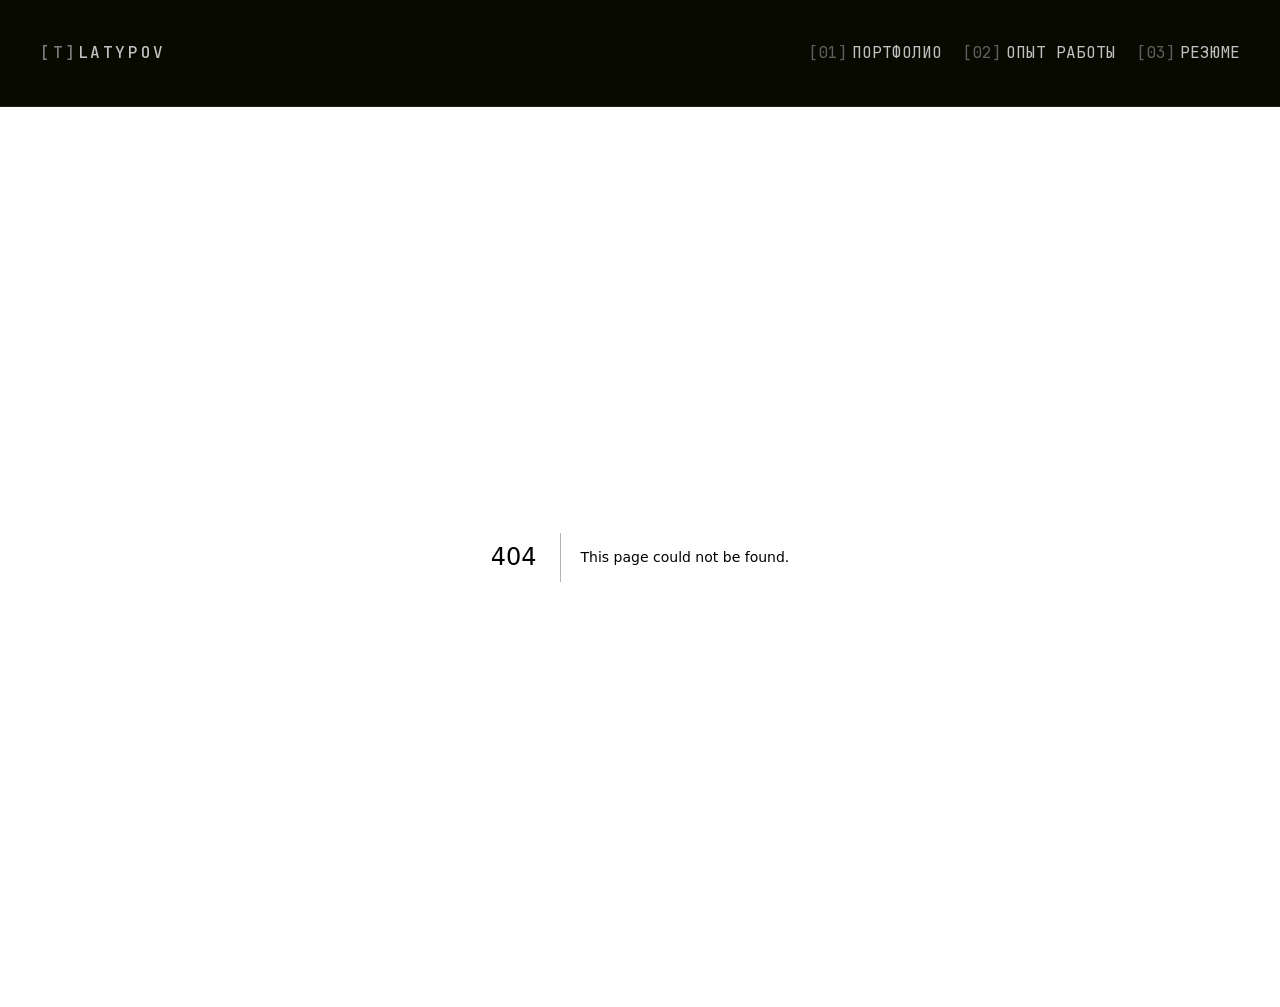
<file: cases/white-level/index.html>
<!DOCTYPE html><html id="__next_error__"><head><meta charSet="utf-8"/><meta name="viewport" content="width=device-width, initial-scale=1"/><link rel="preload" as="script" fetchPriority="low" href="/_next/static/chunks/webpack-8f260900fc6e1457.js"/><script src="/_next/static/chunks/4bd1b696-c7408084347438ae.js" async=""></script><script src="/_next/static/chunks/794-96ab5d7caefc5d69.js" async=""></script><script src="/_next/static/chunks/main-app-d97aa9b3f63c7def.js" async=""></script><meta name="robots" content="noindex"/><title>Тимур Латыпов — Продуктовый дизайнер</title><meta name="description" content="Продуктовый дизайнер и дизайн-инженер в E-commerce и FinTech. С помощью ИИ сам делаю работающие прототипы и проверяю на них идеи."/><meta name="robots" content="noindex, nofollow"/><meta name="google-site-verification" content="XM56tkXGJuTj2uECBx9fz_101BUZbZKKqam38nk7uIU"/><meta property="og:title" content="Тимур Латыпов — Продуктовый дизайнер"/><meta property="og:description" content="Продуктовый дизайнер и дизайн-инженер в E-commerce и FinTech. С помощью ИИ сам делаю работающие прототипы и проверяю на них идеи."/><meta property="og:url" content="https://timlatypov.ru/"/><meta property="og:site_name" content="Тимур Латыпов"/><meta property="og:locale" content="und"/><meta property="og:image" content="https://timlatypov.ru/images/og-home-v3.jpg"/><meta property="og:image:width" content="1200"/><meta property="og:image:height" content="630"/><meta property="og:image:alt" content="Тимур Латыпов — Продуктовый дизайнер"/><meta property="og:type" content="website"/><meta name="twitter:card" content="summary_large_image"/><meta name="twitter:title" content="Тимур Латыпов — Продуктовый дизайнер"/><meta name="twitter:description" content="Продуктовый дизайнер и дизайн-инженер в E-commerce и FinTech. С помощью ИИ сам делаю работающие прототипы и проверяю на них идеи."/><meta name="twitter:image" content="https://timlatypov.ru/images/og-home-v3.jpg"/><link rel="icon" href="/favicon.ico?dacaa60d5f2a5cfa" type="image/x-icon" sizes="16x16"/><link rel="icon" href="/icon.svg?08727a46246cafeb" type="image/svg+xml" sizes="any"/><link rel="apple-touch-icon" href="/apple-icon.png?95506372cbcbedf9" type="image/png" sizes="180x180"/><script src="/_next/static/chunks/polyfills-42372ed130431b0a.js" noModule=""></script></head><body><div hidden=""><!--$--><!--/$--></div><script src="/_next/static/chunks/webpack-8f260900fc6e1457.js" id="_R_" async=""></script><script>(self.__next_f=self.__next_f||[]).push([0])</script><script>self.__next_f.push([1,"1:\"$Sreact.fragment\"\n3:\"static/chunks/445-57a4416b49e6e12b.js\"\n4:\"static/chunks/159-b839d48ffc63faa2.js\"\n5:\"static/chunks/317-6bc37ebed9be7c95.js\"\n6:\"static/chunks/app/layout-ad208c78e5a9281c.js\"\n7:I[6352,[\"445\",\"$3\",\"159\",\"$4\",\"317\",\"$5\",\"177\",\"$6\"],\"default\"]\n8:I[8444,[\"445\",\"$3\",\"159\",\"$4\",\"317\",\"$5\",\"177\",\"$6\"],\"default\"]\n9:I[3139,[\"445\",\"$3\",\"159\",\"$4\",\"317\",\"$5\",\"177\",\"$6\"],\"default\"]\na:I[6564,[\"445\",\"$3\",\"159\",\"$4\",\"317\",\"$5\",\"177\",\"$6\"],\"default\"]\nb:I[8695,[\"445\",\"$3\",\"159\",\"$4\",\"317\",\"$5\",\"177\",\"$6\"],\"default\"]\nc:I[6119,[\"445\",\"$3\",\"159\",\"$4\",\"317\",\"$5\",\"177\",\"$6\"],\"default\"]\nd:I[7121,[],\"\"]\ne:I[4581,[],\"\"]\n10:\"static/chunks/app/cases/layout-cd7271ac943039b1.js\"\n11:I[6593,[\"317\",\"$5\",\"367\",\"$10\"],\"default\"]\n19:\"ViewportBoundary\"\n1a:I[484,[],\"$19\"]\n1c:\"MetadataBoundary\"\n1d:I[484,[],\"$1c\"]\n1e:\"$Sreact.suspense\"\n20:I[7123,[],\"default\",1]\n:HL[\"/_next/static/media/0aa834ed78bf6d07-s.p.woff2\",\"font\",{\"crossOrigin\":\"\",\"type\":\"font/woff2\"}]\n:HL[\"/_next/static/media/1e41be92c43b3255-s.p.woff2\",\"font\",{\"crossOrigin\":\"\",\"type\":\"font/woff2\"}]\n:HL[\"/_next/static/media/4c1b5ff8ea720923-s.p.woff2\",\"font\",{\"crossOrigin\":\"\",\"type\":\"font/woff2\"}]\n:HL[\"/_next/static/media/80841ae24d03ed90-s.p.woff2\",\"font\",{\"crossOrigin\":\"\",\"type\":\"font/woff2\"}]\n:HL[\"/_next/static/media/bb3ef058b751a6ad-s.p.woff2\",\"font\",{\"crossOrigin\":\"\",\"type\":\"font/woff2\"}]\n:HL[\"/_next/static/media/ef74cb41ae08e63d-s.p.woff2\",\"font\",{\"crossOrigin\":\"\",\"type\":\"font/woff2\"}]\n:HL[\"/_next/static/css/17112786725fc3a8.css\",\"style\"]\n:HL[\"/_next/static/css/d0066703d34eda00.css\",\"style\"]\n:HL[\"/_next/static/css/fcccda19fa540236.css\",\"style\"]\n:HL[\"/_next/static/css/798aafb385bf523b.css\",\"style\"]\n2:T5e1,(() =\u003e {\n  if (location.pathname !== '/') return;\n  let skip = false;\n  try {\n    if (sessionStorage.getItem('hero-skip-preload') === '1') {\n      skip = true;\n      sessionStorage.removeItem('hero-skip-preload');\n    }\n  } catch {}\n  if (!skip \u0026\u0026 document.referrer) {\n    try {\n      const ref = new URL(document.referrer);\n      const nav = performance.getEntriesByType('navigation')[0];\n      const navType = nav \u0026\u0026 'type' in nav ? nav.type : 'navigate';\n      if (ref.origin === location.origin \u0026\u0026 ref.pathname.startsWith('/cases/') \u0026\u0026 navType === 'navigate') {\n        skip = true;\n      }\n    } catch {}\n  }\n  if (!skip) return;\n  window.__heroSkipPreload = true;\n  const root = document.documentElement;\n  let done = false;\n  const apply = () =\u003e {\n    if (done) return true;\n    const pre = document.querySelector('.hero-preloader');\n    if (!pre) return false;\n    done = true;\n    pre.setAttribute('data-skip-preload', '');\n    pre.removeAttribute('data-playing');\n    const sec = pre.closest('.hero-section');\n    if (sec) {\n      sec.removeAttribute('data-preloading');\n      sec.removeAttribute('data-name-wait');\n      sec.setAttribute('data-seen', '');\n      sec.setAttribute('data-named', '');\n    }\n    return true;\n  };\n  if (apply()) return;\n  const mo = new MutationObserver(() =\u003e {\n    if (apply()) mo.disconnect();\n  });\n  mo.observe(root, { childList: true, subtree: true });\n  addEventListener('DOMContentLoaded', () =\u003e {\n    apply();\n    mo.disconnect();\n  }, { once: true });\n})()16:X\n17:[[\"children\",{\"s\":\"__PAGE__\",\"h\":512,\"d\":{\"r\":\"$L18\",\"p\":false,\"v\":null}}]]\n14:[[\"children\",{\"s\":\"white-level\",\"h\":512,\"d\":{\"r\":\"$L15\",\"p\":false,\"v\":\"$16\"},\"c\":\"$Q17\"}]]\nf:[[\"children\",{\"s\":\"cases\",\"h\":512,\"d\":{\"r\":[\"$\",\"$1\",\"c\",{\"children\":[[[\"$\",\"link\",\"0\",{\"rel\":\"stylesheet\",\"href\":\"/_next/static/css/fcccda19fa540236.css\",\"precedence\":\"next\",\"crossOrigin\":\"$undefined\",\"nonce\":\"$undefined\"}]],[[\"$\",\"$L11\",null,{}],[\"$\",\"$Ld\",null,{\"parallelRouterKey\":\"children\",\"error\":\"$undefined\",\"errorStyles\":\"$undefined\",\"errorScripts\":\"$undefined\",\"template\":[\"$\",\"$Le\",null,{}],\"templateStyles\":\"$undefined\",\"templateScripts\":\"$undefined\",\"notFound\":\"$undefined\",\"forbidden\":\"$undefined\",\"unauthorized\":\"$undefined\"}],\"$L12\",\"$L13\"]]}],\"p\":false,\"v\":null},\"c\":\"$Q14\"}]]\n0:{\"P\":null,\"c\":[\"\",\"cases\",\"white-level\",\"\"],\"q\":\"\",\"i\":false,\"t\":{\"t\":{\"s\":\"\",\"h\":528,\"d\":{\"r\":[\"$\",\"$1\",\"c\",{\"children\":[[[\"$\",\"link\",\"0\",{\"rel\":\"stylesheet\",\"href\":\"/_next/static/css/17112786725fc3a8.css\",\"precedence\":\"next\",\"crossOrigin\":\"$undefined\",\"nonce\":\"$undefined\"}],[\"$\",\"link\",\"1\",{\"rel\":\"stylesheet\",\"href\":\"/_next/static/css/d0066703d34eda00.css\",\"precedence\":\"next\",\"crossOrigin\":\"$undefined\",\"nonce\":\"$undefined\"}]],[\"$\",\"html\",null,{\"lang\":\"ru\",\"className\":\"__variable_9eecde __variable_046f51 __variable_7a575e\",\"children\":[\"$\",\"body\",null,{\"className\":\"bg-[#080a00] text-[#d9d9d9] antialiased\",\"children\":[[\"$\",\"script\",null,{\"dangerouslySetInnerHTML\":{\"__html\":\"$2\"}}],[\"$\",\"a\",null,{\"href\":\"#main-content\",\"className\":\"skip-link\",\"children\":\"Перейти к содержанию\"}],[\"$\",\"$L7\",null,{}],[\"$\",\"$L8\",null,{}],[\"$\",\"$L9\",null,{}],[\"$\",\"$La\",null,{}],[\"$\",\"$Lb\",null,{\"header\":[\"$\",\"$Lc\",null,{}],\"children\":[\"$\",\"$Ld\",null,{\"parallelRouterKey\":\"children\",\"error\":\"$undefined\",\"errorStyles\":\"$undefined\",\"errorScripts\":\"$undefined\",\"template\":[\"$\",\"$Le\",null,{}],\"templateStyles\":\"$undefined\",\"templateScripts\":\"$undefined\",\"notFound\":[[[\"$\",\"title\",null,{\"children\":\"404: This page could not be found.\"}],[\"$\",\"div\",null,{\"style\":{\"fontFamily\":\"system-ui,\\\"Segoe UI\\\",Roboto,Helvetica,Arial,sans-serif,\\\"Apple Color Emoji\\\",\\\"Segoe UI Emoji\\\"\",\"height\":\"100vh\",\"textAlign\":\"center\",\"display\":\"flex\",\"flexDirection\":\"column\",\"alignItems\":\"center\",\"justifyContent\":\"center\"},\"children\":[\"$\",\"div\",null,{\"children\":[[\"$\",\"style\",null,{\"dangerouslySetInnerHTML\":{\"__html\":\"body{color:#000;background:#fff;margin:0}.next-error-h1{border-right:1px solid rgba(0,0,0,.3)}@media (prefers-color-scheme:dark){body{color:#fff;background:#000}.next-error-h1{border-right:1px solid rgba(255,255,255,.3)}}\"}}],[\"$\",\"h1\",null,{\"className\":\"next-error-h1\",\"style\":{\"display\":\"inline-block\",\"margin\":\"0 20px 0 0\",\"padding\":\"0 23px 0 0\",\"fontSize\":24,\"fontWeight\":500,\"verticalAlign\":\"top\",\"lineHeight\":\"49px\"},\"children\":404}],[\"$\",\"div\",null,{\"style\":{\"display\":\"inline-block\"},\"children\":[\"$\",\"h2\",null,{\"style\":{\"fontSize\":14,\"fontWeight\":400,\"lineHeight\":\"49px\",\"margin\":0},\"children\":\"This page could not be found.\"}]}]]}]}]],[]],\"forbidden\":\"$undefined\",\"unauthorized\":\"$undefined\"}]}]]}]}]]}],\"p\":false,\"v\":null},\"c\":\"$Qf\"},\"h\":{\"r\":[\"$\",\"$1\",\"h\",{\"children\":[null,[\"$\",\"$L1a\",null,{\"children\":\"$L1b\"}],[\"$\",\"$L1d\",null,{\"children\":[[\"$\",\"div\",null,{\"hidden\":true,\"children\":[\"$\",\"$1e\",null,{\"name\":\"Next.Metadata\",\"children\":\"$L1f\"}]}],null]}],[\"$\",\"meta\",null,{\"name\":\"next-size-adjust\",\"content\":\"\"}]]}],\"p\":false,\"v\":null}},\"m\":\"$undefined\",\"G\":[\"$20\",[]],\"S\":true,\"r\":\"$undefined\",\"s\":\"$undefined\",\"a\":\"$undefined\",\"l\":\"$undefined\",\"p\":\"$undefined\",\"d\":\"$undefined\",\"b\":\"6WJX_yyVSzrguHFRemm4p\"}\n21:I[9332,[\"317\",\"$5\",\"367\",\"$10\"],\"default\"]\n22:I[6896,[\"317\",\"$5\",\"367\",\"$10\"],\"default\"]\n24:I[484,[],\"OutletBoundary\"]\n12:[\"$\",\"$L21\",null,{}]\n13:[\"$\",\"$L22\",null,{}]\n15:[\"$\",\"$1\",\"c\",{\"children\":[null,[\"$\",\"$Ld\",null,{\"parallelRouterKey\":\"children\",\"error\":\"$undefined\",\"errorStyles\":\"$undefined\",\"errorScripts\":\"$undefined\",\"template\":[\"$\",\"$Le\",null,{}],\"templateStyles\":\"$undefined\",\"templateScripts\":\"$undefined\",\"notFound\":\"$undefined\",\"forbidden\":\"$undefined\",\"unauthorized\":\"$undefined\"}]]}]\n18:[\"$\",\"$1\",\"c\",{\"children\":[\"$L23\",[[\"$\",\"link\",\"0\",{\"rel\":\"stylesheet\",\"href\":\"/_next/static/css/798aafb385bf523b.css\",\"precedence\":\"next\",\"crossOrigin\":\"$undefined\",\"nonce\":\"$undefined\"}]],[\"$\",\"$L24\",null,{\"children\":[\"$\",\"$1e\",null,{\"name\":\"Next.MetadataOutlet\",\"children\":\"$@25\"}]}]]}]\n23:E{\"digest\":\"NEXT_HTTP_ERROR_FALLBACK;404\"}\n16:C\n1b:[[\"$\",\"meta\",\"0\",{\"charSet\":\"utf-8\"}],[\"$\",\"meta\",\"1\",{\"name\":\"viewport\",\"content\":\"width=device-width, initial-scale=1\"}]]\n26:I[6869,[],\"IconMark\"]\n1f:[[\"$\",\"title\",\"0\",{\"children\":\"Тимур Латыпов — Продуктовый дизайнер\"}],[\"$\",\"meta\",\"1\",{\"name\":\"description\",\"content\":\"Продуктовый дизайнер и дизайн-инженер в E-commerce и FinTech. С помощью ИИ сам делаю работающие прототипы и проверяю на них идеи.\"}],[\"$\",\"meta\",\"2\",{\"name\":\"robots\",\"content\":\"noindex, nofollow\"}],[\"$\",\"meta\",\"3\",{\"name\":\"google-site-verification\",\"content\":\"XM56tkXGJuTj2uECBx9fz_101BUZbZKKqam38nk7uIU\"}],[\"$\",\"meta\",\"4\",{\"property\":\"og:title\",\"content\":\"Тимур Латыпов — Продуктовый дизайнер\"}],[\"$\",\"meta\",\"5\",{\"property\":\"og:description\",\"content\":\"Продуктовый дизайнер и дизайн-инженер в E-commerce и FinTech. С помощью ИИ сам делаю работающие прототипы и проверяю на них идеи.\"}],[\"$\",\"meta\",\"6\",{\"property\":\"og:url\",\"content\":\"https://timlatypov.ru/\"}],[\"$\",\"meta\",\"7\",{\"property\":\"og:site_name\",\"content\":\"Тимур Латыпов\"}],[\"$\",\"meta\",\"8\",{\"property\":\"og:locale\",\"content\":\"und\"}],[\"$\",\"meta\",\"9\",{\"property\":\"og:image\",\"content\":\"https://timlatypov.ru/images/og-home-v3.jpg\"}],[\"$\",\"meta\",\"10\",{\"property\":\"og:image:width\",\"content\":\"1200\"}],[\"$\",\"meta\",\"11\",{\"property\":\"og:image:height\",\"content\":\"630\"}],[\"$\",\"meta\",\"12\",{\"property\":\"og:image:alt\",\"content\":\"Тимур Латыпов — Продуктовый дизайнер\"}],[\"$\",\"meta\",\"13\",{\"property\":\"og:type\",\"content\":\"website\"}],[\"$\",\"meta\",\"14\",{\"name\":\"twitter:card\",\"content\":\"summary_large_image\"}],[\"$\",\"meta\",\"15\",{\"name\":\"twitter:title\",\"content\":\"Тимур Латыпов — Продуктовый дизайнер\"}],[\"$\",\"meta\",\"16\",{\"name\":\"twitter:description\",\"content\":\"Продуктовый дизайнер и дизайн-инженер в E-commerce и FinTech. С помощью ИИ сам делаю работающие прототипы и проверяю на них идеи.\"}],[\"$\",\"meta\",\"17\",{\"name\":\"twitter:image\",\"content\":\"https://timlatypov.ru/images/og-home-v3.jpg\"}],[\"$\",\"link\",\"18\",{\"rel\":\"icon\",\"href\":\"/favicon.ico?dacaa60d5f2a5cfa\",\"type\":\"image/x-icon\",\"sizes\":\"16x16\"}],[\"$\",\"link\",\"19\",{\"rel\":\"icon\",\"href\":\"/icon.svg?08727a46246cafeb\",\"type\":\"image/svg+xml\",\"sizes\":\"any\"}],[\"$\",\"link\",\"20\",{\"rel\":\"apple-touch-icon\",\"href\":\"/apple-icon.png?95506372cbcbedf9\",\"type\":\"image/png\",\"sizes\":\"180x180\"}],[\"$\",\"$L26\",\"21\",{}]]\n25:null\n"])</script></body></html>
</file>
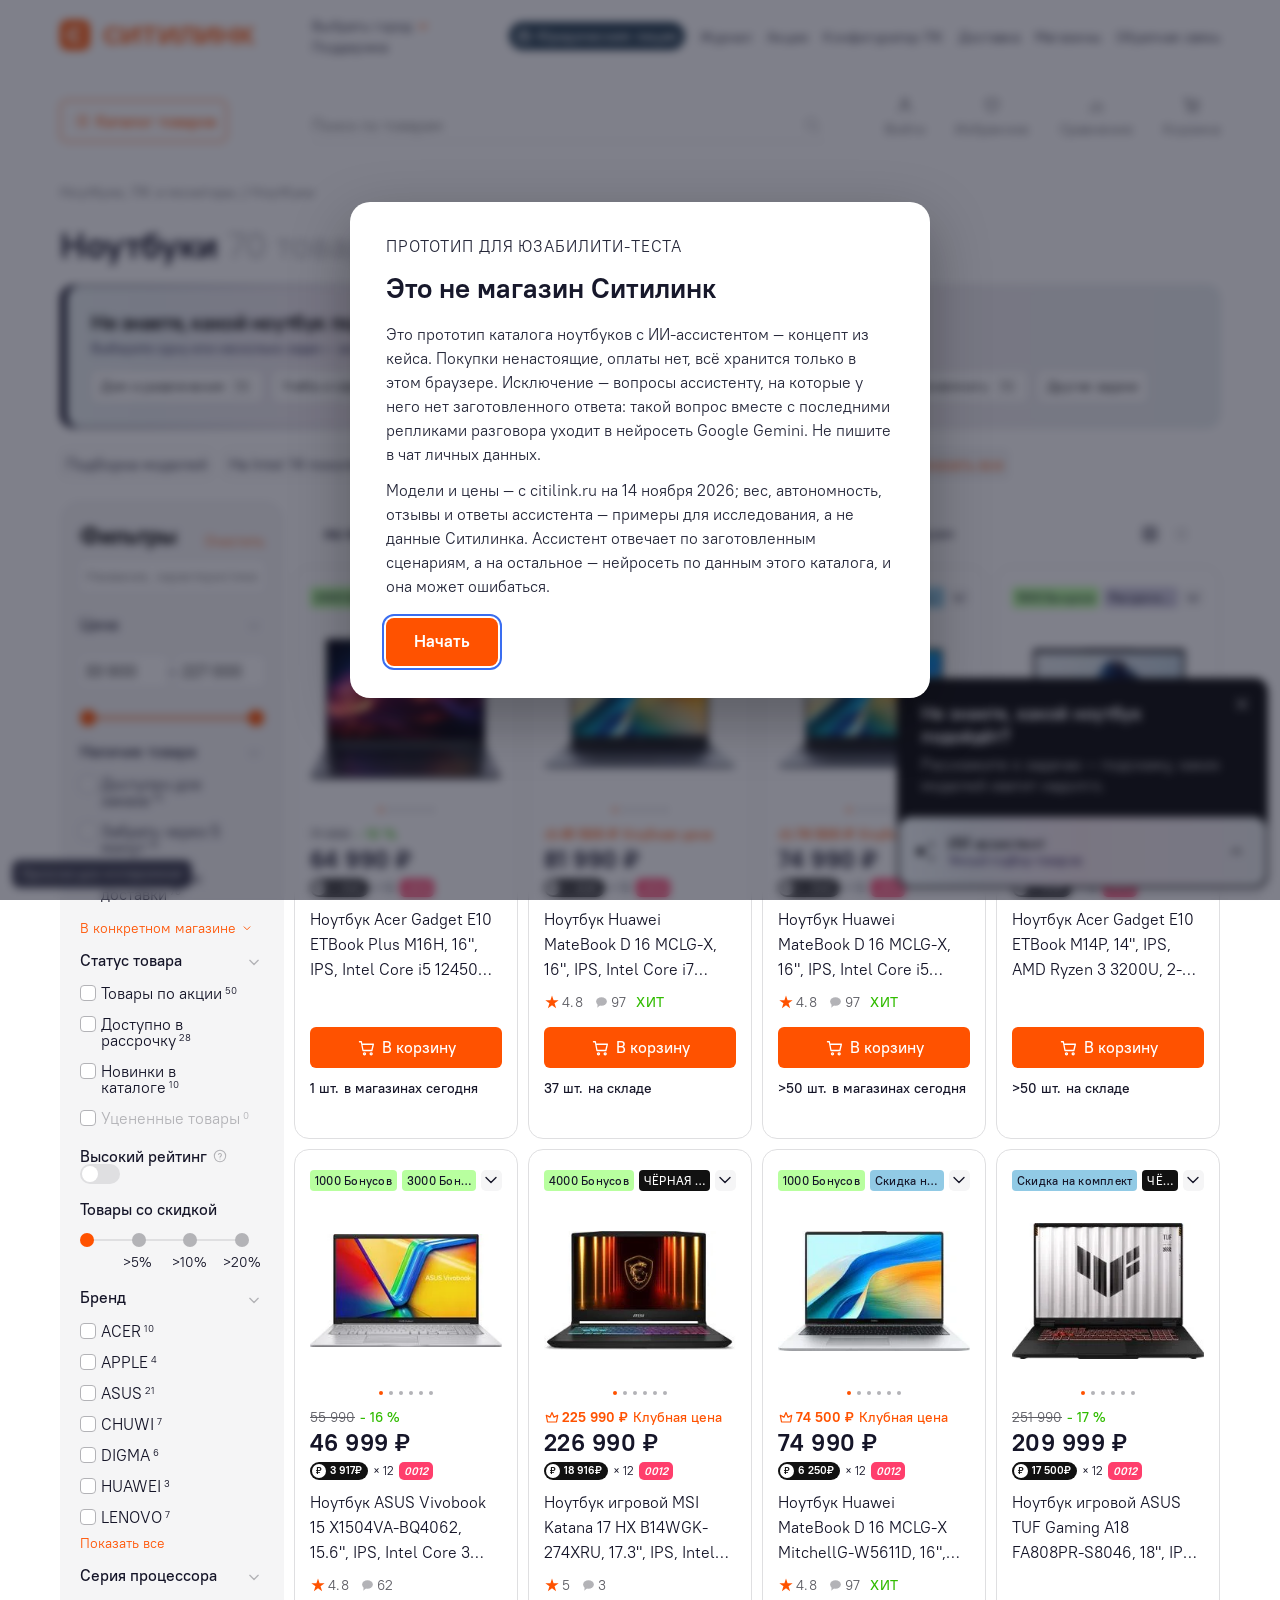
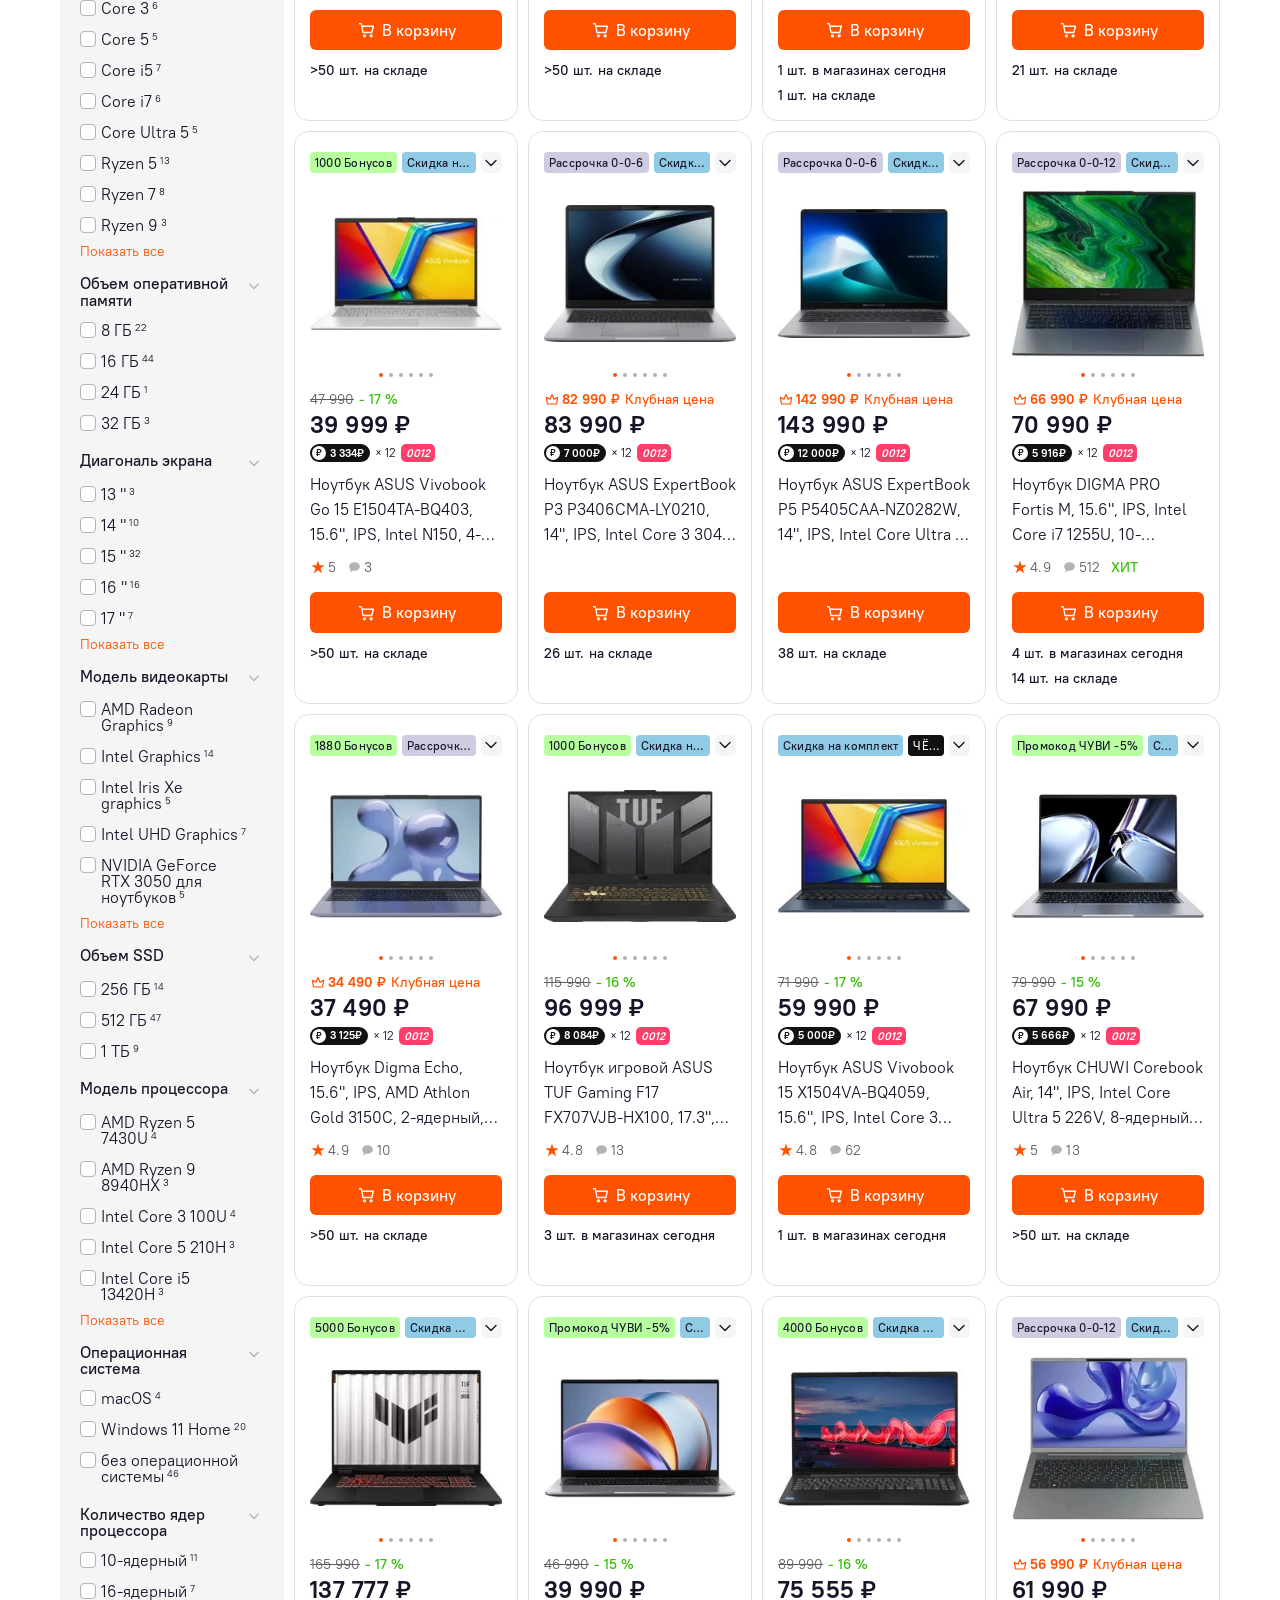
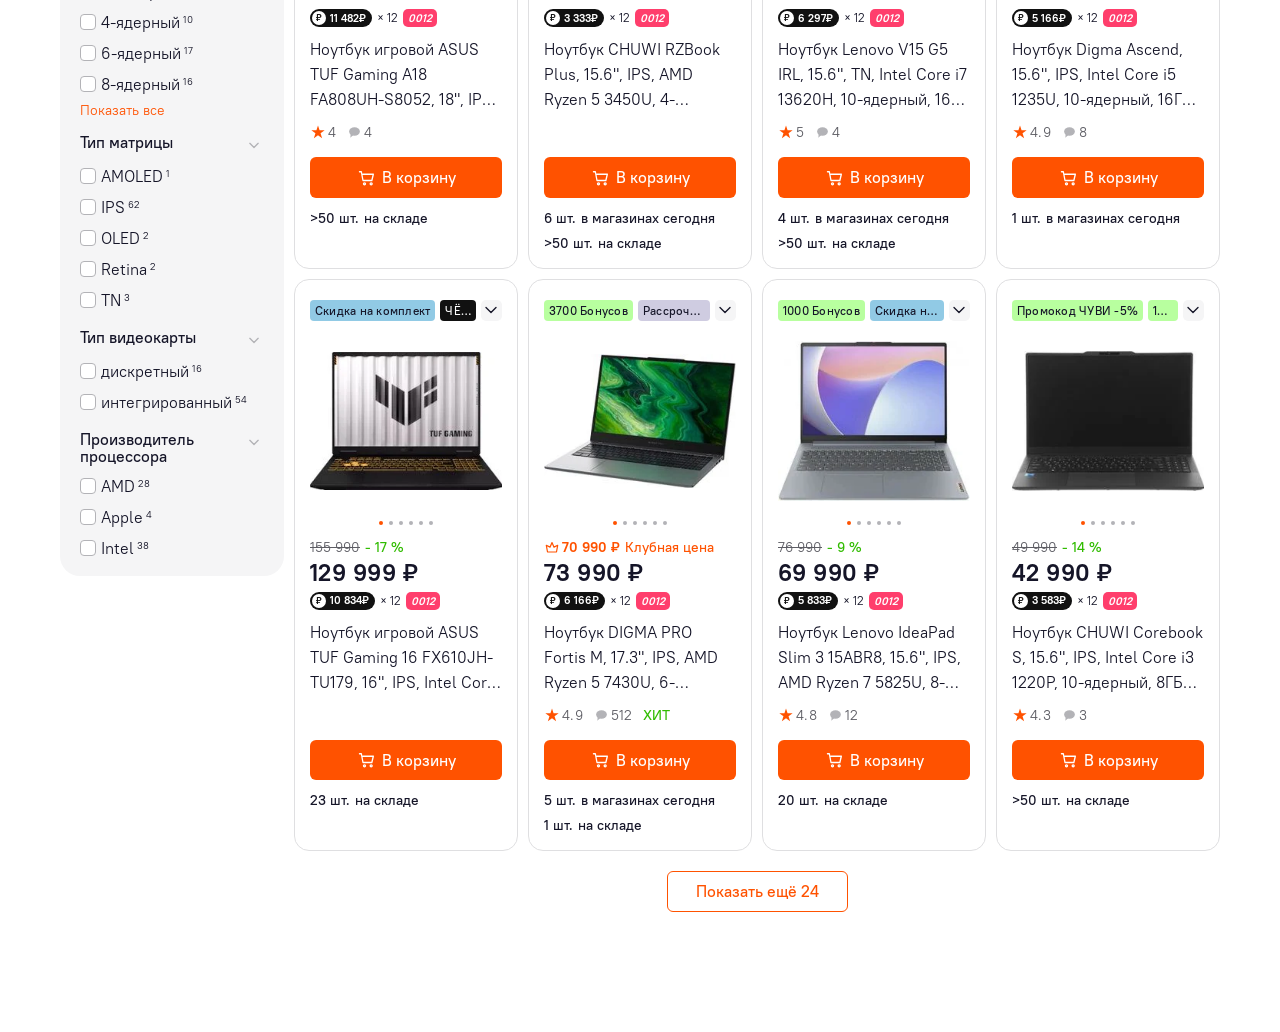
<file: proto/citilink/index.html>
<!doctype html>
<html lang="ru">
  <head>
    <meta charset="UTF-8" />
    <meta name="viewport" content="width=device-width, initial-scale=1" />
    <!-- Прототип для юзабилити-теста, не магазин: в поиск ему не надо -->
    <meta name="robots" content="noindex,nofollow" />
    <title>Ноутбуки — прототип каталога</title>
    <link rel="icon" href="data:image/svg+xml,%3Csvg xmlns='http://www.w3.org/2000/svg' viewBox='0 0 16 16'%3E%3Crect width='16' height='16' rx='4' fill='%23ff6a00'/%3E%3C/svg%3E" />
    <script type="module" crossorigin src="/proto/citilink/assets/index-BS6vzVZG.js"></script>
    <link rel="stylesheet" crossorigin href="/proto/citilink/assets/index-D55dkq8R.css">
  </head>
  <body>
    <div id="root"></div>
  </body>
</html>
</file>
<file: _next/static/css/17112786725fc3a8.css>
@font-face{font-family:JetBrains Mono;font-style:normal;font-weight:100 800;font-display:block;src:url(/_next/static/media/886030b0b59bc5a7-s.woff2) format("woff2");unicode-range:u+0460-052f,u+1c80-1c8a,u+20b4,u+2de0-2dff,u+a640-a69f,u+fe2e-fe2f}@font-face{font-family:JetBrains Mono;font-style:normal;font-weight:100 800;font-display:block;src:url(/_next/static/media/0aa834ed78bf6d07-s.p.woff2) format("woff2");unicode-range:u+0301,u+0400-045f,u+0490-0491,u+04b0-04b1,u+2116}@font-face{font-family:JetBrains Mono;font-style:normal;font-weight:100 800;font-display:block;src:url(/_next/static/media/67957d42bae0796d-s.woff2) format("woff2");unicode-range:u+0370-0377,u+037a-037f,u+0384-038a,u+038c,u+038e-03a1,u+03a3-03ff}@font-face{font-family:JetBrains Mono;font-style:normal;font-weight:100 800;font-display:block;src:url(/_next/static/media/f911b923c6adde36-s.woff2) format("woff2");unicode-range:u+0102-0103,u+0110-0111,u+0128-0129,u+0168-0169,u+01a0-01a1,u+01af-01b0,u+0300-0301,u+0303-0304,u+0308-0309,u+0323,u+0329,u+1ea0-1ef9,u+20ab}@font-face{font-family:JetBrains Mono;font-style:normal;font-weight:100 800;font-display:block;src:url(/_next/static/media/939c4f875ee75fbb-s.woff2) format("woff2");unicode-range:u+0100-02ba,u+02bd-02c5,u+02c7-02cc,u+02ce-02d7,u+02dd-02ff,u+0304,u+0308,u+0329,u+1d00-1dbf,u+1e00-1e9f,u+1ef2-1eff,u+2020,u+20a0-20ab,u+20ad-20c4,u+2113,u+2c60-2c7f,u+a720-a7ff}@font-face{font-family:JetBrains Mono;font-style:normal;font-weight:100 800;font-display:block;src:url(/_next/static/media/bb3ef058b751a6ad-s.p.woff2) format("woff2");unicode-range:u+00??,u+0131,u+0152-0153,u+02bb-02bc,u+02c6,u+02da,u+02dc,u+0304,u+0308,u+0329,u+2000-206f,u+20ac,u+2122,u+2191,u+2193,u+2212,u+2215,u+feff,u+fffd}@font-face{font-family:JetBrains Mono Fallback;src:local("Arial");ascent-override:75.79%;descent-override:22.29%;line-gap-override:0.00%;size-adjust:134.59%}.__className_9eecde{font-family:JetBrains Mono,JetBrains Mono Fallback;font-style:normal}.__variable_9eecde{--font-mono:"JetBrains Mono","JetBrains Mono Fallback"}@font-face{font-family:Roboto;font-style:normal;font-weight:100 900;font-stretch:100%;font-display:swap;src:url(/_next/static/media/001f750b538f7a9e-s.woff2) format("woff2");unicode-range:u+0460-052f,u+1c80-1c8a,u+20b4,u+2de0-2dff,u+a640-a69f,u+fe2e-fe2f}@font-face{font-family:Roboto;font-style:normal;font-weight:100 900;font-stretch:100%;font-display:swap;src:url(/_next/static/media/80841ae24d03ed90-s.p.woff2) format("woff2");unicode-range:u+0301,u+0400-045f,u+0490-0491,u+04b0-04b1,u+2116}@font-face{font-family:Roboto;font-style:normal;font-weight:100 900;font-stretch:100%;font-display:swap;src:url(/_next/static/media/5eae37b69937655e-s.woff2) format("woff2");unicode-range:u+1f??}@font-face{font-family:Roboto;font-style:normal;font-weight:100 900;font-stretch:100%;font-display:swap;src:url(/_next/static/media/4f48fe9100901594-s.woff2) format("woff2");unicode-range:u+0370-0377,u+037a-037f,u+0384-038a,u+038c,u+038e-03a1,u+03a3-03ff}@font-face{font-family:Roboto;font-style:normal;font-weight:100 900;font-stretch:100%;font-display:swap;src:url(/_next/static/media/970d71e7dcbc144d-s.woff2) format("woff2");unicode-range:u+0302-0303,u+0305,u+0307-0308,u+0310,u+0312,u+0315,u+031a,u+0326-0327,u+032c,u+032f-0330,u+0332-0333,u+0338,u+033a,u+0346,u+034d,u+0391-03a1,u+03a3-03a9,u+03b1-03c9,u+03d1,u+03d5-03d6,u+03f0-03f1,u+03f4-03f5,u+2016-2017,u+2034-2038,u+203c,u+2040,u+2043,u+2047,u+2050,u+2057,u+205f,u+2070-2071,u+2074-209f,u+20d0-20dc,u+20e1,u+20e5-20ef,u+2100-2112,u+2114-2115,u+2117-2121,u+2123-214f,u+2190,u+2192,u+2194-21ae,u+21b0-21e5,u+21f1-21f2,u+21f4-2211,u+2213-2214,u+2216-22ff,u+2308-230b,u+2310,u+2319,u+231c-2321,u+2336-237a,u+237c,u+2395,u+239b-23b7,u+23d0,u+23dc-23e1,u+2474-2475,u+25af,u+25b3,u+25b7,u+25bd,u+25c1,u+25ca,u+25cc,u+25fb,u+266d-266f,u+27c0-27ff,u+2900-2aff,u+2b0e-2b11,u+2b30-2b4c,u+2bfe,u+3030,u+ff5b,u+ff5d,u+1d400-1d7ff,u+1ee??}@font-face{font-family:Roboto;font-style:normal;font-weight:100 900;font-stretch:100%;font-display:swap;src:url(/_next/static/media/b3f718d64f9a6dea-s.woff2) format("woff2");unicode-range:u+0001-000c,u+000e-001f,u+007f-009f,u+20dd-20e0,u+20e2-20e4,u+2150-218f,u+2190,u+2192,u+2194-2199,u+21af,u+21e6-21f0,u+21f3,u+2218-2219,u+2299,u+22c4-22c6,u+2300-243f,u+2440-244a,u+2460-24ff,u+25a0-27bf,u+28??,u+2921-2922,u+2981,u+29bf,u+29eb,u+2b??,u+4dc0-4dff,u+fff9-fffb,u+10140-1018e,u+10190-1019c,u+101a0,u+101d0-101fd,u+102e0-102fb,u+10e60-10e7e,u+1d2c0-1d2d3,u+1d2e0-1d37f,u+1f0??,u+1f100-1f1ae,u+1f1e6-1f1ff,u+1f30d-1f30f,u+1f315,u+1f31c,u+1f31e,u+1f320-1f32c,u+1f336,u+1f378,u+1f37d,u+1f382,u+1f393-1f39f,u+1f3a7-1f3a8,u+1f3ac-1f3af,u+1f3c2,u+1f3c4-1f3c6,u+1f3ca-1f3ce,u+1f3d4-1f3e0,u+1f3ed,u+1f3f1-1f3f3,u+1f3f5-1f3f7,u+1f408,u+1f415,u+1f41f,u+1f426,u+1f43f,u+1f441-1f442,u+1f444,u+1f446-1f449,u+1f44c-1f44e,u+1f453,u+1f46a,u+1f47d,u+1f4a3,u+1f4b0,u+1f4b3,u+1f4b9,u+1f4bb,u+1f4bf,u+1f4c8-1f4cb,u+1f4d6,u+1f4da,u+1f4df,u+1f4e3-1f4e6,u+1f4ea-1f4ed,u+1f4f7,u+1f4f9-1f4fb,u+1f4fd-1f4fe,u+1f503,u+1f507-1f50b,u+1f50d,u+1f512-1f513,u+1f53e-1f54a,u+1f54f-1f5fa,u+1f610,u+1f650-1f67f,u+1f687,u+1f68d,u+1f691,u+1f694,u+1f698,u+1f6ad,u+1f6b2,u+1f6b9-1f6ba,u+1f6bc,u+1f6c6-1f6cf,u+1f6d3-1f6d7,u+1f6e0-1f6ea,u+1f6f0-1f6f3,u+1f6f7-1f6fc,u+1f700-1f80b,u+1f810-1f847,u+1f850-1f859,u+1f860-1f887,u+1f890-1f8ad,u+1f8b0-1f8bb,u+1f8c0-1f8c1,u+1f8d0-1f8d8,u+1f900-1f90b,u+1f93b,u+1f946,u+1f984,u+1f996,u+1f9e9,u+1fa00-1fa6f,u+1fa70-1fa7c,u+1fa80-1fac6,u+1fac8,u+1facc-1fadd,u+1fadf-1faeb,u+1faef-1fafa,u+1fb??}@font-face{font-family:Roboto;font-style:normal;font-weight:100 900;font-stretch:100%;font-display:swap;src:url(/_next/static/media/4120b0a488381b31-s.woff2) format("woff2");unicode-range:u+0102-0103,u+0110-0111,u+0128-0129,u+0168-0169,u+01a0-01a1,u+01af-01b0,u+0300-0301,u+0303-0304,u+0308-0309,u+0323,u+0329,u+1ea0-1ef9,u+20ab}@font-face{font-family:Roboto;font-style:normal;font-weight:100 900;font-stretch:100%;font-display:swap;src:url(/_next/static/media/1a634e73dfeff02c-s.woff2) format("woff2");unicode-range:u+0100-02ba,u+02bd-02c5,u+02c7-02cc,u+02ce-02d7,u+02dd-02ff,u+0304,u+0308,u+0329,u+1d00-1dbf,u+1e00-1e9f,u+1ef2-1eff,u+2020,u+20a0-20ab,u+20ad-20c4,u+2113,u+2c60-2c7f,u+a720-a7ff}@font-face{font-family:Roboto;font-style:normal;font-weight:100 900;font-stretch:100%;font-display:swap;src:url(/_next/static/media/1e41be92c43b3255-s.p.woff2) format("woff2");unicode-range:u+00??,u+0131,u+0152-0153,u+02bb-02bc,u+02c6,u+02da,u+02dc,u+0304,u+0308,u+0329,u+2000-206f,u+20ac,u+2122,u+2191,u+2193,u+2212,u+2215,u+feff,u+fffd}@font-face{font-family:Roboto Fallback;src:local("Arial");ascent-override:92.98%;descent-override:24.47%;line-gap-override:0.00%;size-adjust:99.78%}.__className_046f51{font-family:Roboto,Roboto Fallback;font-style:normal}.__variable_046f51{--font-roboto:"Roboto","Roboto Fallback"}@font-face{font-family:Jura;font-style:normal;font-weight:300 700;font-display:block;src:url(/_next/static/media/4c0e1822e8784e95-s.woff2) format("woff2");unicode-range:u+0460-052f,u+1c80-1c8a,u+20b4,u+2de0-2dff,u+a640-a69f,u+fe2e-fe2f}@font-face{font-family:Jura;font-style:normal;font-weight:300 700;font-display:block;src:url(/_next/static/media/4c1b5ff8ea720923-s.p.woff2) format("woff2");unicode-range:u+0301,u+0400-045f,u+0490-0491,u+04b0-04b1,u+2116}@font-face{font-family:Jura;font-style:normal;font-weight:300 700;font-display:block;src:url(/_next/static/media/ae6f847135411428-s.woff2) format("woff2");unicode-range:u+1f??}@font-face{font-family:Jura;font-style:normal;font-weight:300 700;font-display:block;src:url(/_next/static/media/9f13cc8dcc9f7977-s.woff2) format("woff2");unicode-range:u+0370-0377,u+037a-037f,u+0384-038a,u+038c,u+038e-03a1,u+03a3-03ff}@font-face{font-family:Jura;font-style:normal;font-weight:300 700;font-display:block;src:url(/_next/static/media/b2d1c05735f9e16d-s.woff2) format("woff2");unicode-range:u+200c-200d,u+2010,u+25cc,u+a900-a92f}@font-face{font-family:Jura;font-style:normal;font-weight:300 700;font-display:block;src:url(/_next/static/media/7fec1a50162034aa-s.woff2) format("woff2");unicode-range:u+0102-0103,u+0110-0111,u+0128-0129,u+0168-0169,u+01a0-01a1,u+01af-01b0,u+0300-0301,u+0303-0304,u+0308-0309,u+0323,u+0329,u+1ea0-1ef9,u+20ab}@font-face{font-family:Jura;font-style:normal;font-weight:300 700;font-display:block;src:url(/_next/static/media/5ef49bab7c8296c3-s.woff2) format("woff2");unicode-range:u+0100-02ba,u+02bd-02c5,u+02c7-02cc,u+02ce-02d7,u+02dd-02ff,u+0304,u+0308,u+0329,u+1d00-1dbf,u+1e00-1e9f,u+1ef2-1eff,u+2020,u+20a0-20ab,u+20ad-20c4,u+2113,u+2c60-2c7f,u+a720-a7ff}@font-face{font-family:Jura;font-style:normal;font-weight:300 700;font-display:block;src:url(/_next/static/media/ef74cb41ae08e63d-s.p.woff2) format("woff2");unicode-range:u+00??,u+0131,u+0152-0153,u+02bb-02bc,u+02c6,u+02da,u+02dc,u+0304,u+0308,u+0329,u+2000-206f,u+20ac,u+2122,u+2191,u+2193,u+2212,u+2215,u+feff,u+fffd}@font-face{font-family:Jura Fallback;src:local("Arial");ascent-override:90.47%;descent-override:20.44%;line-gap-override:0.00%;size-adjust:106.66%}.__className_7a575e{font-family:Jura,Jura Fallback;font-style:normal}.__variable_7a575e{--font-jura:"Jura","Jura Fallback"}
</file>
<file: _next/static/css/f74a2aab13d6a662.css>
.experience_section__oxKoH{margin-bottom:18rem}.experience_track__p0ub8{position:relative}.experience_stage__VF5oz{position:relative;box-sizing:border-box}.experience_col__XgvDc{width:100%;max-width:1144px;margin-left:auto;margin-right:auto;padding-left:40px;padding-right:40px;box-sizing:border-box}.experience_label__la69Q{display:block;margin-bottom:4rem;font-family:var(--font-mono);font-size:1.3rem;line-height:2rem;letter-spacing:.08em;text-transform:uppercase;color:#8c8c8c}.experience_cue__nVKhV,.experience_flood__YtSah,.experience_light__g8grF,.experience_progress__qgLkx,.experience_ring__YVNpJ,.experience_sCount__ebpTR,.experience_sFrame__yXsLy,.experience_sIndex__UFGJ4,.experience_sScale__lUCyc,.experience_timeline__mpn9u{display:none}.experience_photo__WLnJT{--portrait-pos:50% 12%;position:relative;overflow:hidden;will-change:transform;width:100%;aspect-ratio:1.8;min-height:30rem;max-width:86.4rem;margin-inline:auto;-webkit-mask-image:linear-gradient(180deg,#000 60%,transparent);mask-image:linear-gradient(180deg,#000 60%,transparent)}.experience_screen__Zqdvn{position:absolute;inset:0;display:block;width:100%;height:100%;visibility:hidden}.experience_photo__WLnJT[data-screen] .experience_screen__Zqdvn{visibility:visible}.experience_photo__WLnJT[data-screen] img{opacity:0}@media (min-width:865px){.experience_photo__WLnJT{-webkit-mask-image:linear-gradient(180deg,#000 60%,transparent),linear-gradient(90deg,transparent,#000 16%,#000 84%,transparent);-webkit-mask-composite:source-in;mask-image:linear-gradient(180deg,#000 60%,transparent),linear-gradient(90deg,transparent,#000 16%,#000 84%,transparent);mask-composite:intersect}}.experience_rail__LH5S4{list-style:none;margin-top:4.8rem;margin-bottom:0;display:flex;flex-direction:column;gap:6.4rem}.experience_card___oOw_{display:flex;flex-direction:column;align-items:flex-start}.experience_meta__F8eU0{display:flex;gap:1.6rem;margin:0;font-family:var(--font-mono);font-size:1.4rem;line-height:2rem;letter-spacing:.06em;color:#8c8c8c;font-variant-numeric:tabular-nums}.experience_title__j71w3{margin:2rem 0 0;font-family:var(--font-roboto);font-weight:500;font-size:4.4rem;line-height:1.05;letter-spacing:.01em;color:#f2f2f2}.experience_job__d7XmQ{margin:1.6rem 0 0;font-family:var(--font-mono);font-size:1.4rem;line-height:2rem;letter-spacing:.04em;text-transform:uppercase;color:#8c8c8c}.experience_desc__GKvie{margin:2.4rem 0 0;max-width:60rem;font-family:var(--font-roboto);font-size:1.8rem;line-height:1.6;color:#a5a5a5}.experience_glitch__c6ohX{display:none}.experience_who__tjybT{display:flex;flex-direction:column;align-items:flex-start;gap:.6rem;margin-top:6.4rem}.experience_name__Rzunx{margin:0;font-family:var(--font-roboto);font-weight:500;font-size:1.8rem;line-height:2.4rem;color:#f2f2f2}.experience_role__RmImM{margin:0;font-family:var(--font-mono);font-size:1.3rem;line-height:2rem;letter-spacing:.04em;color:#8c8c8c}@media (max-width:880px){.experience_col__XgvDc{padding-left:24px;padding-right:24px}.experience_title__j71w3{font-size:3.6rem}}@media (max-width:680px){.experience_section__oxKoH{margin-bottom:12rem}.experience_rail__LH5S4{gap:4.8rem}.experience_title__j71w3{font-size:3.2rem}.experience_desc__GKvie{font-size:1.7rem}}@media (max-width:480px){.experience_col__XgvDc{padding-left:12px;padding-right:12px}}@media (min-width:1281px){@supports (animation-timeline:scroll()){.experience_track__p0ub8{height:calc((1 + var(--n) * var(--per)) * 100vh / var(--page-zoom, 1));view-timeline-name:--exp;view-timeline-axis:block}.experience_cue__nVKhV{display:block;position:absolute;top:calc(var(--k) * var(--per) * 100vh / var(--page-zoom, 1));left:0;width:1px;height:1px;pointer-events:none}.experience_stage__VF5oz{position:sticky;top:0;height:calc(100vh / var(--page-zoom, 1));overflow:hidden;padding:4rem max(4rem,calc((100% - 126rem) / 2));display:grid;grid-template-rows:1fr auto;clip-path:var(--exp-frame)}.experience_col__XgvDc{width:auto;max-width:none;margin-left:0;margin-right:0;padding-left:0;padding-right:0}.experience_label__la69Q{position:absolute;z-index:4;top:7.2rem;left:max(4rem,calc((100% - 126rem) / 2));margin:0}.experience_light__g8grF{display:block;position:absolute;inset:calc(4px / var(--page-zoom, 1));z-index:6;pointer-events:none;border-radius:calc(4 * var(--u));box-shadow:inset 0 0 0 1px rgba(233,228,255,.27),inset 0 0 1.6rem rgba(238,234,255,.32),inset 0 0 11rem rgba(210,198,255,.15),inset 0 0 10rem 3rem rgba(9,9,10,1);opacity:0;animation-name:experience_light__g8grF;animation-timing-function:linear;animation-fill-mode:both;animation-timeline:--exp;animation-range:contain 0 contain 100%}.experience_light__g8grF:after{content:"";position:absolute;inset:0;border-radius:inherit;box-shadow:inset 0 0 0 1px rgba(240,236,255,.35),inset 0 0 2rem rgba(241,237,255,.36),inset 0 0 16rem rgba(223,215,255,.2);opacity:0;animation-name:experience_grow__5uXs_;animation-timing-function:linear;animation-fill-mode:both;animation-timeline:--exp;animation-range:contain 0 contain 100%}.experience_light__g8grF[data-frame=white][data-wlamp]{mix-blend-mode:screen}.experience_light__g8grF[data-frame=white][data-wlamp=lamp]{box-shadow:inset 0 0 0 1px rgba(244,249,250,.42),inset 0 0 1.6rem rgba(182,216,232,.34),inset 0 0 11rem rgba(132,194,255,.17)}.experience_light__g8grF[data-frame=white][data-wlamp=lamp]:after{box-shadow:inset 0 0 0 1px rgba(246,250,252,.56),inset 0 0 2.2rem rgba(188,222,238,.38),inset 0 0 16rem rgba(138,198,255,.22)}.experience_light__g8grF[data-frame=white][data-wlamp=tube]{box-shadow:inset 0 0 0 calc(1.5px / var(--page-zoom, 1)) rgba(245,249,251,.68),inset 0 0 .7rem rgba(214,238,248,.48),inset 0 0 2.4rem rgba(154,208,244,.32),inset 0 0 12rem rgba(128,192,252,.16)}.experience_light__g8grF[data-frame=white][data-wlamp=tube]:after{box-shadow:inset 0 0 0 calc(1.5px / var(--page-zoom, 1)) rgba(248,251,253,.82),inset 0 0 1rem rgba(224,243,252,.54),inset 0 0 3.2rem rgba(162,214,248,.36),inset 0 0 16rem rgba(134,196,255,.21)}.experience_light__g8grF[data-frame=white][data-wlamp=soft]{box-shadow:inset 0 0 0 1px rgba(236,245,249,.3),inset 0 0 1.8rem rgba(166,208,236,.24),inset 0 0 11rem rgba(128,184,255,.13)}.experience_light__g8grF[data-frame=white][data-wlamp=soft]:after{box-shadow:inset 0 0 0 1px rgba(242,248,251,.42),inset 0 0 2.4rem rgba(174,214,242,.28),inset 0 0 15rem rgba(134,192,255,.17)}.experience_light__g8grF[data-frame=white][data-wlamp=ice]{box-shadow:inset 0 0 0 1px rgba(245,249,250,.42),inset 0 0 1.8rem rgba(220,235,246,.32),inset 0 0 11rem rgba(176,198,252,.15)}.experience_light__g8grF[data-frame=white][data-wlamp=ice]:after{box-shadow:inset 0 0 0 1px rgba(248,251,252,.54),inset 0 0 2.2rem rgba(226,240,250,.36),inset 0 0 16rem rgba(184,206,255,.2)}.experience_light__g8grF[data-frame=white][data-wlamp=steel]{box-shadow:inset 0 0 0 1px rgba(232,246,250,.44),inset 0 0 1.8rem rgba(146,212,234,.34),inset 0 0 12rem rgba(96,180,218,.18)}.experience_light__g8grF[data-frame=white][data-wlamp=steel]:after{box-shadow:inset 0 0 0 1px rgba(240,250,252,.56),inset 0 0 2.4rem rgba(158,220,240,.38),inset 0 0 16rem rgba(108,190,228,.22)}.experience_light__g8grF[data-wmax="95"]{animation-name:experience_light95__Hta52}.experience_light__g8grF[data-wmax="90"]{animation-name:experience_light90___b2DV}.experience_light__g8grF[data-wmax="80"]{animation-name:experience_light80__Mz31A}.experience_light__g8grF[data-wmax="70"]{animation-name:experience_light70__B2105}.experience_light__g8grF[data-frame=split]{box-shadow:inset 0 0 0 calc(1px / var(--page-zoom, 1)) rgba(255,71,71,.55),inset 0 0 0 calc(2px / var(--page-zoom, 1)) rgba(71,255,71,.45),inset 0 0 0 calc(3px / var(--page-zoom, 1)) rgba(71,71,255,.6),inset 0 0 1.6rem rgba(238,234,255,.24),inset 0 0 11rem rgba(210,198,255,.15),inset 0 0 10rem 3rem rgba(9,9,10,1)}.experience_light__g8grF[data-frame=split]:after{box-shadow:inset 0 0 0 calc(1px / var(--page-zoom, 1)) rgba(255,71,71,.6),inset 0 0 0 calc(2px / var(--page-zoom, 1)) rgba(71,255,71,.5),inset 0 0 0 calc(3px / var(--page-zoom, 1)) rgba(71,71,255,.65),inset 0 0 2rem rgba(241,237,255,.28),inset 0 0 16rem rgba(223,215,255,.2)}.experience_light__g8grF[data-frame=slot]{box-shadow:none}.experience_light__g8grF[data-frame=slot]:after{content:none}.experience_slotQ__xVJch{position:absolute;overflow:hidden;--qx:1;--qy:1}.experience_slotQ__xVJch[data-q="1"],.experience_slotQ__xVJch[data-q="3"]{--qx:-1}.experience_slotQ__xVJch[data-q="2"],.experience_slotQ__xVJch[data-q="3"]{--qy:-1}.experience_slots__45360{position:absolute;inset:0;display:block;width:100%;height:100%}.experience_slotsUp__jwaav{opacity:0;animation-name:experience_grow__5uXs_;animation-timing-function:linear;animation-fill-mode:both;animation-timeline:--exp;animation-range:contain 0 contain 100%}.experience_fg__vOxHe{position:absolute;inset:0;border-radius:inherit;opacity:0;mix-blend-mode:plus-lighter}.experience_fg__vOxHe[data-c=r]{box-shadow:inset 0 0 0 calc(2px / var(--page-zoom, 1)) rgb(var(--gl-1,255 56 56)/.85),inset 0 0 1.6rem rgb(var(--gl-1,255 56 56)/.5)}.experience_fg__vOxHe[data-c=b]{box-shadow:inset 0 0 0 calc(2px / var(--page-zoom, 1)) rgb(var(--gl-4,64 100 255)/.9),inset 0 0 1.6rem rgb(var(--gl-4,64 100 255)/.55)}.experience_light__g8grF[data-fg] .experience_fg__vOxHe{opacity:var(--fga,1)}.experience_light__g8grF[data-fg] .experience_fg__vOxHe[data-c=r]{translate:calc(var(--fgx, 0) * -1px) calc(var(--fgy, 0) * 1px)}.experience_light__g8grF[data-fg] .experience_fg__vOxHe[data-c=b]{translate:calc(var(--fgx, 0) * 1px) calc(var(--fgy, 0) * -1px)}.experience_ring__YVNpJ{display:block;position:absolute;inset:calc(4px / var(--page-zoom, 1));z-index:6;pointer-events:none;border-radius:calc(4 * var(--u));box-shadow:0 0 0 3rem var(--color-bg);animation-name:experience_squeeze__V_8dZ;animation-timing-function:linear;animation-fill-mode:both;animation-timeline:--exp;animation-range:contain 0 contain 100%}.experience_track__p0ub8[data-squeeze] .experience_ring__YVNpJ{animation-timing-function:steps(var(--dzn),jump-none)}.experience_track__p0ub8[data-squeeze] .experience_light__g8grF:not([data-frame=slot]){animation-name:experience_light__g8grF,experience_squeeze__V_8dZ;animation-timing-function:linear,steps(var(--dzn),jump-none)}.experience_track__p0ub8[data-squeeze] .experience_light__g8grF:not([data-frame=slot])[data-wmax="95"]{animation-name:experience_light95__Hta52,experience_squeeze__V_8dZ}.experience_track__p0ub8[data-squeeze] .experience_light__g8grF:not([data-frame=slot])[data-wmax="90"]{animation-name:experience_light90___b2DV,experience_squeeze__V_8dZ}.experience_track__p0ub8[data-squeeze] .experience_light__g8grF:not([data-frame=slot])[data-wmax="80"]{animation-name:experience_light80__Mz31A,experience_squeeze__V_8dZ}.experience_track__p0ub8[data-squeeze] .experience_light__g8grF:not([data-frame=slot])[data-wmax="70"]{animation-name:experience_light70__B2105,experience_squeeze__V_8dZ}.experience_track__p0ub8[data-squeeze] .experience_slots__45360{animation-name:experience_squeezeQ__WATtE;animation-timing-function:steps(var(--dzn),jump-none);animation-fill-mode:both;animation-timeline:--exp;animation-range:contain 0 contain 100%}.experience_track__p0ub8[data-squeeze] .experience_slotsUp__jwaav{animation-name:experience_grow__5uXs_,experience_squeezeQ__WATtE;animation-timing-function:linear,steps(var(--dzn),jump-none)}.experience_track__p0ub8[data-squeeze] .experience_fg__vOxHe{animation-name:experience_squeeze__V_8dZ;animation-timing-function:steps(var(--dzn),jump-none);animation-fill-mode:both;animation-timeline:--exp;animation-range:contain 0 contain 100%}.experience_track__p0ub8[data-squeeze] .experience_progress__qgLkx{animation-name:experience_squeezeX__KGabH;animation-timing-function:steps(var(--dzn),jump-none);animation-fill-mode:both;animation-timeline:--exp;animation-range:contain 0 contain 100%}.experience_track__p0ub8[data-squeeze] .experience_light__g8grF,.experience_track__p0ub8[data-squeeze] .experience_progress__qgLkx,.experience_track__p0ub8[data-squeeze] .experience_ring__YVNpJ,.experience_track__p0ub8[data-squeeze] .experience_slots__45360{transition:transform 1.2s cubic-bezier(.45,0,.55,1)}.experience_section__oxKoH[data-flood] .experience_track__p0ub8[data-squeeze] .experience_light__g8grF:not([data-frame=slot]),.experience_section__oxKoH[data-flood] .experience_track__p0ub8[data-squeeze] .experience_ring__YVNpJ{transform:scale(calc(1 / var(--sx)),calc(1 / var(--sy)))}.experience_section__oxKoH[data-flood] .experience_track__p0ub8[data-squeeze] .experience_slots__45360{transform:translate(calc(var(--qx) * var(--dz) * -1px),calc(var(--qy) * var(--dz) * -1px))}.experience_section__oxKoH[data-flood] .experience_track__p0ub8[data-squeeze] .experience_progress__qgLkx{transform:translateX(calc(var(--dz) * -1px))}.experience_photo__WLnJT{--portrait-pos:100% 50%;--w:calc(min(70vw, 118.27vh) + 4.75vh);--screen-from:0.2;position:absolute;top:auto;bottom:12.4%;left:auto;right:calc(-4.75vh / var(--page-zoom, 1));width:calc(var(--w) / var(--page-zoom, 1));height:calc(min(77.6vh, var(--w) / 1.5) / var(--page-zoom, 1));z-index:1;aspect-ratio:auto;min-height:0;max-width:none;margin:0;-webkit-mask-composite:source-in;mask-composite:intersect;-webkit-mask-image:linear-gradient(180deg,transparent,#000 3.5%),linear-gradient(90deg,transparent 4.7%,rgba(0,0,0,.043) 10.37%,rgba(0,0,0,.156) 16.03%,rgba(0,0,0,.316) 21.7%,rgba(0,0,0,.5) 27.36%,rgba(0,0,0,.684) 33.03%,rgba(0,0,0,.844) 38.7%,rgba(0,0,0,.957) 44.36%,#000 50.03%);mask-image:linear-gradient(180deg,transparent,#000 3.5%),linear-gradient(90deg,transparent 4.7%,rgba(0,0,0,.043) 10.37%,rgba(0,0,0,.156) 16.03%,rgba(0,0,0,.316) 21.7%,rgba(0,0,0,.5) 27.36%,rgba(0,0,0,.684) 33.03%,rgba(0,0,0,.844) 38.7%,rgba(0,0,0,.957) 44.36%,#000 50.03%)}.experience_photo__WLnJT:after{content:"";position:absolute;inset:0;background:linear-gradient(to bottom,transparent 62%,var(--color-bg) 100%);pointer-events:none}.experience_photo__WLnJT .experience_screen__Zqdvn,.experience_photo__WLnJT img{animation-name:experience_pan__AF6Q2;animation-timing-function:linear;animation-fill-mode:both;animation-timeline:--exp;animation-range:contain 0 contain 100%}.experience_rail__LH5S4{--rise:8rem;position:relative;z-index:2;align-self:center;display:grid;gap:0;margin-top:0}.experience_card___oOw_{position:relative;grid-area:1/1;width:52rem;isolation:isolate;opacity:0;visibility:hidden;animation-name:experience_rise__4_7L7,experience_cardVis__F9p4F;animation-timing-function:cubic-bezier(.65,0,.35,1),step-end;animation-fill-mode:both,both;animation-timeline:--exp,--exp;animation-range:contain calc(var(--a) * 100%) contain calc(var(--b) * 100%),contain calc(var(--a) * 100%) contain calc(var(--b) * 100%)}.experience_card___oOw_[data-edge=first]{opacity:1;visibility:visible;animation-name:experience_riseFirst__EPS7K,experience_cardVisFirst__lI3Gc}.experience_card___oOw_[data-edge=last]{animation-name:experience_riseLast__AD2LW,experience_cardVisLast__BnSlT}.experience_card___oOw_[data-edge=only]{opacity:1;visibility:visible;animation:none}.experience_card___oOw_[data-card-off],.experience_card___oOw_[data-card-off] .experience_glC__V1mwu>*,.experience_card___oOw_[data-card-off] .experience_glitch__c6ohX{animation-name:none!important;visibility:hidden!important;opacity:0!important}.experience_glitch__c6ohX{display:block;position:absolute;inset:0;z-index:1;visibility:hidden;pointer-events:none;user-select:none;translate:0 calc(var(--gy, 0) * 1px);opacity:var(--ga,1)}.experience_card___oOw_[data-glitch=on]>.experience_glitch__c6ohX{visibility:visible}.experience_card___oOw_[data-glitch=on]>:is(.experience_meta__F8eU0,.experience_title__j71w3,.experience_job__d7XmQ,.experience_desc__GKvie){visibility:hidden}.experience_glCopy__tEZIY,.experience_glGroup__zR1pG{position:absolute;inset:0}.experience_glCopy__tEZIY{display:flex;flex-direction:column;align-items:flex-start}.experience_glitch__c6ohX .experience_glC__V1mwu>*{color:inherit}.experience_glitch__c6ohX .experience_glC__V1mwu>.experience_desc__GKvie{--gk:0.45;opacity:.6}.experience_glitch__c6ohX .experience_glC__V1mwu>:is(.experience_meta__F8eU0,.experience_job__d7XmQ){--gk:0.4;opacity:.5}.experience_glitch__c6ohX :is(.experience_glYellow__a67rK,.experience_glCyan__80Ld6)>:is(.experience_meta__F8eU0,.experience_job__d7XmQ,.experience_desc__GKvie){visibility:hidden}.experience_glRed__R_yuo{--gd:-1;color:rgb(var(--gl-1,255 59 59))}.experience_glYellow__a67rK{--gd:-0.5;color:rgb(var(--gl-2,255 214 10))}.experience_glCyan__80Ld6{--gd:0.5;color:rgb(var(--gl-3,46 224 255))}.experience_glBlue__tPxdx{--gd:1;color:rgb(var(--gl-4,61 107 255))}:is(.experience_glitch__c6ohX,.experience_light__g8grF)[data-gtint=site]{--gl-1:56 255 99;--gl-2:166 255 186;--gl-3:166 255 186;--gl-4:56 255 99}:is(.experience_glitch__c6ohX,.experience_light__g8grF)[data-gtint=lime]{--gl-1:132 255 46;--gl-2:222 255 112;--gl-3:112 255 222;--gl-4:0 214 178}:is(.experience_glitch__c6ohX,.experience_light__g8grF)[data-gtint=emerald]{--gl-1:0 176 106;--gl-2:74 232 156;--gl-3:74 232 156;--gl-4:0 176 106}:is(.experience_glitch__c6ohX,.experience_light__g8grF)[data-gtint=mint]{--gl-1:122 255 188;--gl-2:206 255 229;--gl-3:206 255 229;--gl-4:122 255 188}:is(.experience_glitch__c6ohX,.experience_light__g8grF)[data-gtint=phos]{--gl-1:91 154 111;--gl-2:127 217 154;--gl-3:127 217 154;--gl-4:91 154 111}.experience_glitch__c6ohX[data-mode=photo] .experience_glC__V1mwu>*{translate:calc(var(--gd) * var(--gk, 1) * var(--gx, 0) * 1px) 0}.experience_glitch__c6ohX[data-flash] .experience_glWhite__6odtF>*{color:#fff}.experience_glBase__bUoKY{clip-path:polygon(-100% -100%,200% -100%,200% calc(var(--a0, 1) * 100%),-100% calc(var(--a0, 1) * 100%),-100% calc(var(--a1, 1) * 100%),200% calc(var(--a1, 1) * 100%),200% calc(var(--b0, 1) * 100%),-100% calc(var(--b0, 1) * 100%),-100% calc(var(--b1, 1) * 100%),200% calc(var(--b1, 1) * 100%),200% 200%,-100% 200%)}.experience_glStripA__zg2Kt{translate:calc(var(--ax, 0) * 1px) 0;clip-path:polygon(-100% calc(var(--a0, 1) * 100%),200% calc(var(--a0, 1) * 100%),200% calc(var(--a1, 1) * 100%),-100% calc(var(--a1, 1) * 100%))}.experience_glStripB__JAq_n{translate:calc(var(--bx, 0) * 1px) 0;clip-path:polygon(-100% calc(var(--b0, 1) * 100%),200% calc(var(--b0, 1) * 100%),200% calc(var(--b1, 1) * 100%),-100% calc(var(--b1, 1) * 100%))}.experience_glitch__c6ohX[data-mode=converge]{z-index:-1;visibility:hidden;opacity:0;animation-name:experience_glFade__GRBWT,experience_glVis__lOpB3;animation-timing-function:linear,step-end;animation-fill-mode:both,both;animation-timeline:--exp,--exp;animation-range:contain calc(var(--a) * 100%) contain calc(var(--b) * 100%),contain calc(var(--a) * 100%) contain calc(var(--b) * 100%)}.experience_card___oOw_[data-edge=first] .experience_glitch__c6ohX[data-mode=converge]{animation-name:experience_glFadeFirst__eE3P_,experience_glVisFirst___eDdi}.experience_card___oOw_[data-edge=last] .experience_glitch__c6ohX[data-mode=converge]{animation-name:experience_glFadeLast__eZ132,experience_glVisLast___RdMj}.experience_glitch__c6ohX[data-mode=converge] .experience_glC__V1mwu>*{animation-name:experience_glConverge__4QgbN;animation-timing-function:linear;animation-fill-mode:both;animation-timeline:--exp;animation-range:contain calc(var(--a) * 100%) contain calc(var(--b) * 100%)}.experience_card___oOw_[data-edge=first] .experience_glitch__c6ohX[data-mode=converge] .experience_glC__V1mwu>*{animation-name:experience_glConvergeFirst__P8UCo}.experience_card___oOw_[data-edge=last] .experience_glitch__c6ohX[data-mode=converge] .experience_glC__V1mwu>*{animation-name:experience_glConvergeLast__jPUZQ}.experience_card___oOw_[data-edge=only] .experience_glitch__c6ohX{display:none}.experience_progress__qgLkx{position:absolute;z-index:7;grid-row:1/2;top:0;bottom:0;left:calc(16px / var(--page-zoom, 1));display:flex;flex-direction:column;justify-content:center;gap:1.6rem;font-family:var(--font-mono);font-size:1.3rem;line-height:2rem;letter-spacing:.08em;text-transform:uppercase;color:#8c8c8c;font-variant-numeric:tabular-nums;pointer-events:none}.experience_railBody__6_sGr{position:relative;display:flex;flex-direction:column;gap:1.6rem}.experience_sticks__mLKvu{display:flex;flex-direction:column;gap:.8rem}.experience_stick__Lsz2K{position:relative;display:block;width:.2rem;height:4rem;border-radius:calc(.1 * var(--u));background:#333}.experience_stick__Lsz2K:after{content:"";position:absolute;inset:0;border-radius:inherit;background:#f2f2f2;box-shadow:0 0 1.2rem rgba(255,255,255,.55);opacity:0;animation-name:experience_stick__Lsz2K;animation-timing-function:linear;animation-fill-mode:both;animation-timeline:--exp;animation-range:contain calc(var(--a) * 100%) contain calc(var(--b) * 100%)}.experience_stick__Lsz2K[data-edge=first]:after{animation-name:experience_stickFirst__9N6ti}.experience_stick__Lsz2K[data-edge=last]:after{animation-name:experience_stickLast__dgTGZ}.experience_stick__Lsz2K[data-edge=only]:after{animation:none;opacity:1}.experience_of__ejq_F{display:flex;gap:.6rem}.experience_ofNums__jiCrj{display:grid;color:#f2f2f2}.experience_ofNum__7WgEZ{grid-area:1/1;opacity:0;animation-name:experience_ofNum__7WgEZ;animation-timing-function:linear;animation-fill-mode:both;animation-timeline:--exp;animation-range:contain calc(var(--a) * 100%) contain calc(var(--b) * 100%)}.experience_ofNum__7WgEZ[data-edge=first]{animation-name:experience_ofNumFirst__r5EXI}.experience_ofNum__7WgEZ[data-edge=last]{animation-name:experience_ofNumLast__OSylZ}.experience_ofNum__7WgEZ[data-edge=only]{animation:none;opacity:1}.experience_who__tjybT{position:absolute;z-index:2;right:max(4rem,calc((100% - 126rem) / 2));bottom:12.8rem;align-items:flex-end;text-align:right;margin-top:0}.experience_timeline__mpn9u{position:relative;z-index:2;display:flex;flex-direction:column;gap:1.6rem}.experience_line__PUacP{position:relative;display:block;height:1px;background:#292929}.experience_fill__XLwCb{position:absolute;left:0;top:-1px;width:100%;height:3px;background:#f2f2f2;box-shadow:0 0 1.2rem rgba(255,255,255,.55);transform-origin:left center;transform:scaleX(0);animation-name:experience_fill__XLwCb;animation-timing-function:linear;animation-fill-mode:both;animation-timeline:--exp;animation-range:contain 0 contain 100%}.experience_marks__yDD19{display:grid;grid-template-columns:repeat(var(--n),minmax(0,1fr));list-style:none;margin:0;padding:0}.experience_mark__URjuK{position:relative;font-family:var(--font-mono);font-size:1.3rem;line-height:1.6rem;letter-spacing:.06em;text-transform:uppercase;color:#5f5f5f}.experience_markName__Meg9T{color:inherit}.experience_markOn__zm_kI{position:absolute;left:0;top:0;color:#f2f2f2;opacity:0;animation-name:experience_on__Krug_;animation-timing-function:linear;animation-fill-mode:both;animation-timeline:--exp;animation-range:contain calc(var(--a) * 100%) contain calc(var(--b) * 100%)}.experience_markOn__zm_kI[data-edge=first]{animation-name:experience_onFirst__1sMS1}.experience_markOn__zm_kI[data-edge=last]{animation-name:experience_onLast__4i1o_}.experience_markOn__zm_kI[data-edge=only]{animation:none;opacity:1}.experience_section__oxKoH:has(+.ft-curtain-edge){margin-bottom:0}.experience_section__oxKoH:has(+.ft-curtain-edge) .experience_flood__YtSah{display:block;position:sticky;top:0;height:calc(100vh / var(--page-zoom, 1));margin-top:calc(-100vh / var(--page-zoom, 1));overflow:hidden;pointer-events:none;clip-path:var(--exp-frame)}.experience_flood__YtSah:after{content:"";position:absolute;inset:0;background-image:var(--foot-noise);opacity:var(--foot-grain,0)}.experience_floodFill__QAcl9{display:block;position:absolute;inset:0;background:var(--foot-surface);opacity:0;transition:opacity 1.2s cubic-bezier(.45,0,.55,1)}.experience_section__oxKoH[data-flood] .experience_floodFill__QAcl9{opacity:1}.experience_track__p0ub8[data-squeeze] .experience_floodFill__QAcl9{inset:calc(4px / var(--page-zoom, 1));border-radius:calc(4 * var(--u));scale:var(--sx) var(--sy);transition:opacity 1.2s cubic-bezier(.45,0,.55,1),transform 1.2s cubic-bezier(.45,0,.55,1)}.experience_section__oxKoH[data-flood] .experience_track__p0ub8[data-squeeze] .experience_floodFill__QAcl9{transform:scale(calc(1 / var(--sx)),calc(1 / var(--sy)))}[data-steps] .experience_progress__qgLkx{display:none}[data-steps-label=was] .experience_label__la69Q{top:5.2rem}[data-steps-label=lower] .experience_label__la69Q{top:9.2rem}.experience_sIndex__UFGJ4{--sidx:2.4rem;position:absolute;z-index:7;grid-row:1/2;top:0;bottom:0;left:calc(16px / var(--page-zoom, 1) + var(--sidx));display:flex;flex-direction:column;justify-content:center;gap:1.2rem;font-family:var(--font-mono);font-size:1.3rem;line-height:2rem;letter-spacing:.08em;color:#5f5f5f;font-variant-numeric:tabular-nums;pointer-events:none}[data-steps-idx=edge] .experience_sIndex__UFGJ4{--sidx:0rem}[data-steps-idx=far] .experience_sIndex__UFGJ4{--sidx:4.8rem}.experience_track__p0ub8[data-squeeze] .experience_sIndex__UFGJ4{animation-name:experience_squeezeX__KGabH;animation-timing-function:steps(var(--dzn),jump-none);animation-fill-mode:both;animation-timeline:--exp;animation-range:contain 0 contain 100%;transition:transform 1.2s cubic-bezier(.45,0,.55,1)}.experience_section__oxKoH[data-flood] .experience_track__p0ub8[data-squeeze] .experience_sIndex__UFGJ4{transform:translateX(calc(var(--dz) * -1px))}.experience_sIdx__0xKvc{display:flex;align-items:center;gap:1.2rem}.experience_sIdxNum__Ntb1y{display:grid}.experience_sIdxNum__Ntb1y>*{grid-area:1/1}.experience_sIdxOn__HvR5S{color:#f2f2f2;opacity:0;animation-name:experience_stick__Lsz2K;animation-timing-function:linear;animation-fill-mode:both;animation-timeline:--exp;animation-range:contain calc(var(--a) * 100%) contain calc(var(--b) * 100%)}.experience_sIdx__0xKvc[data-edge=first] .experience_sIdxOn__HvR5S{animation-name:experience_stickFirst__9N6ti}.experience_sIdx__0xKvc[data-edge=last] .experience_sIdxOn__HvR5S{animation-name:experience_stickLast__dgTGZ}.experience_sIdxTick___yjWj{display:block;width:2rem;height:.2rem;border-radius:calc(.1 * var(--u));background:#f2f2f2;box-shadow:0 0 1.2rem rgba(255,255,255,.55);transform-origin:left center;transform:scaleX(0);animation-name:experience_tick__jkQiA;animation-timing-function:cubic-bezier(.65,0,.35,1);animation-fill-mode:both;animation-timeline:--exp;animation-range:contain calc(var(--a) * 100%) contain calc(var(--b) * 100%)}[data-steps-tick=long] .experience_sIdxTick___yjWj{width:3.2rem}[data-steps-tick=none] .experience_sIdxTick___yjWj{display:none}.experience_sIdx__0xKvc[data-edge=first] .experience_sIdxTick___yjWj{animation-name:experience_tickFirst__9Nq41}.experience_sIdx__0xKvc[data-edge=last] .experience_sIdxTick___yjWj{animation-name:experience_tickLast__EAkND}.experience_sIdx__0xKvc[data-edge=only] :is(.experience_sIdxOn__HvR5S,.experience_sIdxTick___yjWj){animation:none;opacity:1;transform:none}.experience_sFrame__yXsLy{display:block;position:absolute;inset:calc(4px / var(--page-zoom, 1));z-index:7;pointer-events:none;opacity:0;animation-name:experience_light__g8grF;animation-timing-function:linear;animation-fill-mode:both;animation-timeline:--exp;animation-range:contain 0 contain 100%}.experience_sFrame__yXsLy[data-wmax="95"]{animation-name:experience_light95__Hta52}.experience_sFrame__yXsLy[data-wmax="90"]{animation-name:experience_light90___b2DV}.experience_sFrame__yXsLy[data-wmax="80"]{animation-name:experience_light80__Mz31A}.experience_sFrame__yXsLy[data-wmax="70"]{animation-name:experience_light70__B2105}.experience_sEdge__WYYCo{position:absolute;top:0;height:100%}.experience_track__p0ub8[data-squeeze] .experience_sEdge__WYYCo{animation-name:experience_squeezeX__KGabH;animation-timing-function:steps(var(--dzn),jump-none);animation-fill-mode:both;animation-timeline:--exp;animation-range:contain 0 contain 100%;transition:transform 1.2s cubic-bezier(.45,0,.55,1)}.experience_track__p0ub8[data-squeeze] .experience_sEdge__WYYCo[data-e=r]{animation-name:experience_squeezeXr__viOwW}.experience_section__oxKoH[data-flood] .experience_track__p0ub8[data-squeeze] .experience_sEdge__WYYCo{transform:translateX(calc(var(--dz) * -1px))}.experience_section__oxKoH[data-flood] .experience_track__p0ub8[data-squeeze] .experience_sEdge__WYYCo[data-e=r]{transform:translateX(calc(var(--dz) * 1px))}.experience_sEdge__WYYCo[data-e=b]{left:0;width:100%}.experience_track__p0ub8[data-squeeze] .experience_sEdge__WYYCo[data-e=b]{animation-name:experience_squeezeUp__B128i}.experience_section__oxKoH[data-flood] .experience_track__p0ub8[data-squeeze] .experience_sEdge__WYYCo[data-e=b]{transform:translateY(calc(var(--dz) * 1px))}.experience_sPiece__j72kX,.experience_sPiece__j72kX canvas{position:absolute;left:0;width:100%}.experience_sPiece__j72kX canvas{top:0;display:block;height:100%}.experience_sPiece__j72kX:not([data-whole]){opacity:0;animation-name:experience_stick__Lsz2K;animation-timing-function:linear;animation-fill-mode:both;animation-timeline:--exp;animation-range:contain calc(var(--a) * 100%) contain calc(var(--b) * 100%)}.experience_sPiece__j72kX[data-edge=first]{animation-name:experience_stickFirst__9N6ti}.experience_sPiece__j72kX[data-edge=last]{animation-name:experience_stickLast__dgTGZ}.experience_sPiece__j72kX[data-edge=only]{animation:none;opacity:1}.experience_sWin__dARom{position:absolute;left:0;top:0;width:100%;height:calc(var(--wh) * 1px);overflow:hidden;-webkit-mask-image:linear-gradient(to top,transparent,rgba(0,0,0,.156) calc(var(--f) * .25px),rgba(0,0,0,.5) calc(var(--f) * .5px),rgba(0,0,0,.844) calc(var(--f) * .75px),#000 calc(var(--f) * 1px));mask-image:linear-gradient(to top,transparent,rgba(0,0,0,.156) calc(var(--f) * .25px),rgba(0,0,0,.5) calc(var(--f) * .5px),rgba(0,0,0,.844) calc(var(--f) * .75px),#000 calc(var(--f) * 1px));animation-name:experience_sWin__dARom;animation-timing-function:linear;animation-fill-mode:both;animation-timeline:--exp;animation-range:contain calc(var(--s0) * 100%) contain calc(var(--s1) * 100%)}.experience_sWin__dARom[data-thumb]{-webkit-mask-image:linear-gradient(transparent,rgba(0,0,0,.156) calc(var(--f) * .25px),rgba(0,0,0,.5) calc(var(--f) * .5px),rgba(0,0,0,.844) calc(var(--f) * .75px),#000 calc(var(--f) * 1px),#000 calc(100% - var(--f) * 1px),rgba(0,0,0,.844) calc(100% - var(--f) * .75px),rgba(0,0,0,.5) calc(100% - var(--f) * .5px),rgba(0,0,0,.156) calc(100% - var(--f) * .25px),transparent);mask-image:linear-gradient(transparent,rgba(0,0,0,.156) calc(var(--f) * .25px),rgba(0,0,0,.5) calc(var(--f) * .5px),rgba(0,0,0,.844) calc(var(--f) * .75px),#000 calc(var(--f) * 1px),#000 calc(100% - var(--f) * 1px),rgba(0,0,0,.844) calc(100% - var(--f) * .75px),rgba(0,0,0,.5) calc(100% - var(--f) * .5px),rgba(0,0,0,.156) calc(100% - var(--f) * .25px),transparent)}.experience_sBack__55ZQW{position:absolute;left:0;top:0;width:100%;height:calc(var(--ph) * 1px);animation-name:experience_sBack__55ZQW;animation-timing-function:linear;animation-fill-mode:both;animation-timeline:--exp;animation-range:contain calc(var(--s0) * 100%) contain calc(var(--s1) * 100%)}[data-whole] :is(.experience_sWin__dARom,.experience_sBack__55ZQW){animation-range:contain 0 contain 100%}.experience_sEdge__WYYCo[data-e=b] .experience_sPiece__j72kX{top:0;height:100%}.experience_sEdge__WYYCo[data-e=b] .experience_sWin__dARom{width:calc(var(--wh) * 1px);height:100%;-webkit-mask-image:linear-gradient(to left,transparent,rgba(0,0,0,.156) calc(var(--f) * .25px),rgba(0,0,0,.5) calc(var(--f) * .5px),rgba(0,0,0,.844) calc(var(--f) * .75px),#000 calc(var(--f) * 1px));mask-image:linear-gradient(to left,transparent,rgba(0,0,0,.156) calc(var(--f) * .25px),rgba(0,0,0,.5) calc(var(--f) * .5px),rgba(0,0,0,.844) calc(var(--f) * .75px),#000 calc(var(--f) * 1px));animation-name:experience_sWinX__iYoFd}.experience_sEdge__WYYCo[data-e=b] .experience_sWin__dARom[data-thumb]{-webkit-mask-image:linear-gradient(to right,transparent,rgba(0,0,0,.156) calc(var(--f) * .25px),rgba(0,0,0,.5) calc(var(--f) * .5px),rgba(0,0,0,.844) calc(var(--f) * .75px),#000 calc(var(--f) * 1px),#000 calc(100% - var(--f) * 1px),rgba(0,0,0,.844) calc(100% - var(--f) * .75px),rgba(0,0,0,.5) calc(100% - var(--f) * .5px),rgba(0,0,0,.156) calc(100% - var(--f) * .25px),transparent);mask-image:linear-gradient(to right,transparent,rgba(0,0,0,.156) calc(var(--f) * .25px),rgba(0,0,0,.5) calc(var(--f) * .5px),rgba(0,0,0,.844) calc(var(--f) * .75px),#000 calc(var(--f) * 1px),#000 calc(100% - var(--f) * 1px),rgba(0,0,0,.844) calc(100% - var(--f) * .75px),rgba(0,0,0,.5) calc(100% - var(--f) * .5px),rgba(0,0,0,.156) calc(100% - var(--f) * .25px),transparent)}.experience_sEdge__WYYCo[data-e=b] .experience_sBack__55ZQW{width:calc(var(--ph) * 1px);height:100%;animation-name:experience_sBackX__xUX1e}.experience_sTurn__W4Xsj{position:absolute;top:0;height:100%;overflow:hidden;mix-blend-mode:plus-lighter;-webkit-mask-image:linear-gradient(to right,#000 calc(100% - var(--sz) * 1px),transparent);mask-image:linear-gradient(to right,#000 calc(100% - var(--sz) * 1px),transparent)}.experience_sTurn__W4Xsj[data-turn=r]{-webkit-mask-image:linear-gradient(to left,#000 calc(100% - var(--sz) * 1px),transparent);mask-image:linear-gradient(to left,#000 calc(100% - var(--sz) * 1px),transparent)}.experience_track__p0ub8[data-squeeze] .experience_sTurnCv__YBK5k{animation-name:experience_squeezeX__KGabH;animation-timing-function:steps(var(--dzn),jump-none);animation-fill-mode:both;animation-timeline:--exp;animation-range:contain 0 contain 100%;transition:transform 1.2s cubic-bezier(.45,0,.55,1)}.experience_track__p0ub8[data-squeeze] .experience_sTurn__W4Xsj[data-turn=r] .experience_sTurnCv__YBK5k{animation-name:experience_squeezeXr__viOwW}.experience_section__oxKoH[data-flood] .experience_track__p0ub8[data-squeeze] .experience_sTurnCv__YBK5k{transform:translateX(calc(var(--dz) * -1px))}.experience_section__oxKoH[data-flood] .experience_track__p0ub8[data-squeeze] .experience_sTurn__W4Xsj[data-turn=r] .experience_sTurnCv__YBK5k{transform:translateX(calc(var(--dz) * 1px))}[data-steps=counter] .experience_label__la69Q{display:flex;align-items:center;gap:2.4rem}.experience_sCount__ebpTR{display:flex;gap:.8rem;color:#5f5f5f;font-variant-numeric:tabular-nums}.experience_sCountWin__9Qxds{display:grid;overflow:hidden;color:#f2f2f2}.experience_sCountNum__QkVqQ{grid-area:1/1;transform:translateY(100%);animation-name:experience_roll__5dV6B;animation-timing-function:cubic-bezier(.65,0,.35,1);animation-fill-mode:both;animation-timeline:--exp;animation-range:contain calc(var(--a) * 100%) contain calc(var(--b) * 100%)}.experience_sCountNum__QkVqQ[data-edge=first]{animation-name:experience_rollFirst___OQLC}.experience_sCountNum__QkVqQ[data-edge=last]{animation-name:experience_rollLast__k9kOS}.experience_sCountNum__QkVqQ[data-edge=only]{animation:none;transform:none}.experience_sBar__9kSle{position:relative;display:block;height:1px;background:#333}.experience_sBarFill__764ht{position:absolute;left:0;top:-1px;width:100%;height:3px;background:#f2f2f2;box-shadow:0 0 1.2rem rgba(255,255,255,.55);transform-origin:left center;transform:scaleX(0);opacity:0;animation-name:experience_fill__XLwCb,experience_stick__Lsz2K;animation-timing-function:linear;animation-fill-mode:both;animation-timeline:--exp;animation-range:contain calc(var(--s0) * 100%) contain calc(var(--s1) * 100%),contain calc(var(--a) * 100%) contain calc(var(--b) * 100%)}.experience_sBar__9kSle[data-edge=first] .experience_sBarFill__764ht{animation-name:experience_fill__XLwCb,experience_stickFirst__9N6ti}.experience_sBar__9kSle[data-edge=last] .experience_sBarFill__764ht{animation-name:experience_fill__XLwCb,experience_stickLast__dgTGZ}.experience_sBar__9kSle[data-edge=only] .experience_sBarFill__764ht{animation-name:experience_fill__XLwCb;opacity:1}[data-steps] .experience_line__PUacP{display:none}.experience_sScale__lUCyc{display:grid;grid-template-columns:repeat(var(--n),minmax(0,1fr));column-gap:1.2rem}.experience_sScale__lUCyc>.experience_sBar__9kSle{background:#292929}[data-steps] .experience_marks__yDD19{column-gap:1.2rem}.experience_section__oxKoH[data-jumped] .experience_track__p0ub8{view-timeline-name:none}.experience_section__oxKoH[data-jumped] *,.experience_section__oxKoH[data-jumped] :after,.experience_section__oxKoH[data-jumped] :before{animation-name:none!important}}}@keyframes experience_light__g8grF{0%{opacity:0}5%{opacity:.3}25%,to{opacity:1}}@keyframes experience_light95__Hta52{0%{opacity:0}5%{opacity:.285}25%,to{opacity:.95}}@keyframes experience_light90___b2DV{0%{opacity:0}5%{opacity:.27}25%,to{opacity:.9}}@keyframes experience_light80__Mz31A{0%{opacity:0}5%{opacity:.24}25%,to{opacity:.8}}@keyframes experience_light70__B2105{0%{opacity:0}5%{opacity:.21}25%,to{opacity:.7}}@keyframes experience_squeeze__V_8dZ{0%,5%{scale:1}85%,to{scale:var(--sx) var(--sy)}}@keyframes experience_squeezeX__KGabH{0%,5%{translate:0}85%,to{translate:calc(var(--dz) * 1px) 0}}@keyframes experience_squeezeXr__viOwW{0%,5%{translate:0}85%,to{translate:calc(var(--dz) * -1px) 0}}@keyframes experience_squeezeUp__B128i{0%,5%{translate:0}85%,to{translate:0 calc(var(--dz) * -1px)}}@keyframes experience_squeezeQ__WATtE{0%,5%{translate:0 0}85%,to{translate:calc(var(--qx) * var(--dz) * 1px) calc(var(--qy) * var(--dz) * 1px)}}@keyframes experience_grow__5uXs_{0%,25%{opacity:0}85%,to{opacity:.63}}@keyframes experience_rise__4_7L7{0%{transform:translateY(var(--rise));opacity:0}14.286%{opacity:0}28.571%{transform:none;opacity:1}71.429%{transform:none;opacity:1}85.714%{opacity:0}to{transform:translateY(calc(-1 * var(--rise)));opacity:0}}@keyframes experience_riseFirst__EPS7K{0%,71.429%{transform:none;opacity:1}85.714%{opacity:0}to{transform:translateY(calc(-1 * var(--rise)));opacity:0}}@keyframes experience_riseLast__AD2LW{0%{transform:translateY(var(--rise));opacity:0}14.286%{opacity:0}28.571%,to{transform:none;opacity:1}}@keyframes experience_cardVis__F9p4F{0%{visibility:hidden}14%{visibility:visible}86%,to{visibility:hidden}}@keyframes experience_cardVisFirst__lI3Gc{0%{visibility:visible}86%,to{visibility:hidden}}@keyframes experience_cardVisLast__BnSlT{0%{visibility:hidden}14%,to{visibility:visible}}@keyframes experience_fill__XLwCb{0%{transform:scaleX(0)}to{transform:scaleX(1)}}@keyframes experience_on__Krug_{0%{opacity:0}28.571%{opacity:1}71.429%{opacity:1}to{opacity:0}}@keyframes experience_onFirst__1sMS1{0%,71.429%{opacity:1}to{opacity:0}}@keyframes experience_onLast__4i1o_{0%{opacity:0}28.571%,to{opacity:1}}@keyframes experience_stick__Lsz2K{0%{opacity:0}28.571%,71.429%{opacity:1}to{opacity:.4}}@keyframes experience_stickFirst__9N6ti{0%,71.429%{opacity:1}to{opacity:.4}}@keyframes experience_stickLast__dgTGZ{0%{opacity:0}28.571%,to{opacity:1}}@keyframes experience_ofNum__7WgEZ{0%,14.286%{opacity:0}28.571%,71.429%{opacity:1}85.714%,to{opacity:0}}@keyframes experience_ofNumFirst__r5EXI{0%,71.429%{opacity:1}85.714%,to{opacity:0}}@keyframes experience_ofNumLast__OSylZ{0%,14.286%{opacity:0}28.571%,to{opacity:1}}@keyframes experience_roll__5dV6B{0%{transform:translateY(100%)}28.571%,71.429%{transform:none}to{transform:translateY(-100%)}}@keyframes experience_rollFirst___OQLC{0%,71.429%{transform:none}to{transform:translateY(-100%)}}@keyframes experience_rollLast__k9kOS{0%{transform:translateY(100%)}28.571%,to{transform:none}}@keyframes experience_tick__jkQiA{0%{transform:scaleX(0)}28.571%,71.429%{transform:none}to{transform:scaleX(0)}}@keyframes experience_tickFirst__9Nq41{0%,71.429%{transform:none}to{transform:scaleX(0)}}@keyframes experience_tickLast__EAkND{0%{transform:scaleX(0)}28.571%,to{transform:none}}@keyframes experience_sWin__dARom{0%{translate:0 calc(var(--t0) * 1px)}to{translate:0 calc(var(--t1) * 1px)}}@keyframes experience_sBack__55ZQW{0%{translate:0 calc(var(--t0) * -1px)}to{translate:0 calc(var(--t1) * -1px)}}@keyframes experience_sWinX__iYoFd{0%{translate:calc(var(--t0) * 1px) 0}to{translate:calc(var(--t1) * 1px) 0}}@keyframes experience_sBackX__xUX1e{0%{translate:calc(var(--t0) * -1px) 0}to{translate:calc(var(--t1) * -1px) 0}}@keyframes experience_pan__AF6Q2{0%{transform:translateX(1.6rem)}to{transform:translateX(0)}}@keyframes experience_glConverge__4QgbN{0%,20%{translate:calc(var(--gd) * var(--gk, 1) * 18px) 0}32%,68%{translate:0 0}80%,to{translate:calc(var(--gd) * var(--gk, 1) * 18px) 0}}@keyframes experience_glConvergeFirst__P8UCo{0%,68%{translate:0 0}80%,to{translate:calc(var(--gd) * var(--gk, 1) * 18px) 0}}@keyframes experience_glConvergeLast__jPUZQ{0%,20%{translate:calc(var(--gd) * var(--gk, 1) * 18px) 0}32%,to{translate:0 0}}@keyframes experience_glFade__GRBWT{0%,16%{opacity:0}19%,30%{opacity:1}32%,68%{opacity:0}70%,81%{opacity:1}84%,to{opacity:0}}@keyframes experience_glFadeFirst__eE3P_{0%,68%{opacity:0}70%,81%{opacity:1}84%,to{opacity:0}}@keyframes experience_glFadeLast__eZ132{0%,16%{opacity:0}19%,30%{opacity:1}32%,to{opacity:0}}@keyframes experience_glVis__lOpB3{0%{visibility:hidden}15.5%{visibility:visible}32.5%{visibility:hidden}67.5%{visibility:visible}84.5%,to{visibility:hidden}}@keyframes experience_glVisFirst___eDdi{0%{visibility:hidden}67.5%{visibility:visible}84.5%,to{visibility:hidden}}@keyframes experience_glVisLast___RdMj{0%{visibility:hidden}15.5%{visibility:visible}32.5%,to{visibility:hidden}}@keyframes experience_off__Yv_pn{0%{opacity:1}28.571%{opacity:0}71.429%{opacity:0}to{opacity:1}}@keyframes experience_offFirst__qUoT0{0%,71.429%{opacity:0}to{opacity:1}}@keyframes experience_offLast__Ar5HZ{0%{opacity:1}28.571%,to{opacity:0}}.experience_tnLayer__HkU57{display:none}@media (min-width:1281px){@supports (animation-timeline:scroll()){.experience_section__oxKoH[data-tnoise] .experience_stage__VF5oz{background:var(--color-bg)}.experience_section__oxKoH[data-tnoise] :is(.experience_label__la69Q,.experience_progress__qgLkx,.experience_rail__LH5S4,.experience_who__tjybT,.experience_timeline__mpn9u,.experience_sIndex__UFGJ4,.experience_sFrame__yXsLy){mix-blend-mode:screen}.experience_section__oxKoH[data-tnoise] :is(.experience_label__la69Q,.experience_progress__qgLkx,.experience_rail__LH5S4,.experience_who__tjybT,.experience_timeline__mpn9u,.experience_sIndex__UFGJ4,.experience_sEdge__WYYCo){background:#000}.experience_section__oxKoH[data-tnoise] .experience_tnLayer__HkU57{display:block;position:absolute;inset:0;overflow:hidden;pointer-events:none}.experience_tnDodge__RiOGd,.experience_tnMul__3Nl3J{position:absolute;z-index:50;left:0;top:0;width:calc(100% + var(--tn-mx, 0px));height:calc(100% + var(--tn-my, 0px));background-size:var(--tn-w) var(--tn-h);image-rendering:pixelated;will-change:transform}.experience_tnMul__3Nl3J{background-image:var(--tn-mul);mix-blend-mode:multiply}.experience_tnDodge__RiOGd{background-image:var(--tn-dodge);mix-blend-mode:color-dodge}.experience_tnLayer__HkU57[data-g]>.experience_tnMul__3Nl3J{background-image:var(--tn-g-mul)}.experience_tnLayer__HkU57[data-g]>.experience_tnDodge__RiOGd{background-image:var(--tn-g-dodge)}:is(.experience_label__la69Q,.experience_progress__qgLkx,.experience_timeline__mpn9u,.experience_sIndex__UFGJ4)>.experience_tnLayer__HkU57>.experience_tnMul__3Nl3J{background-image:var(--tn-s-mul,var(--tn-mul))}:is(.experience_label__la69Q,.experience_progress__qgLkx,.experience_timeline__mpn9u,.experience_sIndex__UFGJ4)>.experience_tnLayer__HkU57>.experience_tnDodge__RiOGd{background-image:var(--tn-s-dodge,var(--tn-dodge))}}}
</file>
<file: _next/static/css/0b0a87f2d768f240.css>
.hero-section{--hl-after:calc(var(--hero-preload, 0s) + 1s)}@keyframes hl-fade{0%{opacity:0}}.hero-wrapper{position:relative;--hero-lift:1.7rem;top:calc(max(0rem, calc(9.16rem - 10vh / var(--page-zoom, 1))) - var(--hero-lift))}@media (max-width:1280px){.hero-wrapper{top:calc(max(0rem, calc(40vh - max(100vh - 72px, 48rem) / 2 + 5.22rem)) - var(--hero-lift))}}@media (max-width:680px){.hero-wrapper{top:calc(max(0rem, calc(40vh - max(100vh - 72px, 48rem) / 2 + 3.26rem)) - var(--hero-lift))}}.hero-preloader{position:absolute;inset:0;z-index:5;pointer-events:none}.hero-section .hero-anchor{visibility:hidden!important;pointer-events:none}.hero-pre-titles__cap,.hero-pre-titles__name{margin:0}:root:has(>body>.page-transition-wrapper>#main-content>.hero-section>.hero-wrapper>.hero-preloader:not([data-skip-preload])){--hero-preload:2.45s}.hero-pre-titles{position:absolute;left:50%;top:50%;translate:-50% -50%;display:flex;flex-direction:column;align-items:center;gap:2rem;white-space:nowrap;--pre-role:3.2rem}.hero-pre-titles__name,.hero-pre-titles__role{font-family:var(--font-jura);font-weight:700;font-size:3.7rem;line-height:1;letter-spacing:.26em;color:#e6e6e6}.hero-pre-titles__name{margin-right:-.26em}.hero-pre-titles__role{position:absolute;left:50%;top:calc((3.7rem - var(--pre-role)) / 2);translate:-50% 0;margin:0;padding-left:.18em;font-weight:600;font-size:var(--pre-role);letter-spacing:.18em}.hero-section[data-named] :is(.hero-pre-titles__role,.hl-cap__a){visibility:hidden}.hero-section[data-seen] :is(.hero-pre-titles__role,.hero-pre-titles__role>span,.hl-cap__a){animation:none!important;visibility:hidden}.hero-pre-load{position:absolute;left:50%;top:calc((3.7rem + var(--pre-role)) / 2 + 6.2rem);translate:-50% 0;width:14rem;height:1px;overflow:hidden;border-radius:1px;background:rgb(255 255 255/.1);pointer-events:none;opacity:0;animation:heroPreLoadIn .6s ease-out calc(var(--hero-preload, 0s) + .75s) both}.hero-pre-load:after{content:"";position:absolute;inset:0 auto 0 0;width:48%;background:linear-gradient(90deg,transparent,rgb(47 184 74/.85) 50%,transparent);transform:translate3d(-110%,0,0);animation:heroPreLoadSweep 1.6s cubic-bezier(.4,0,.2,1) calc(var(--hero-preload, 0s) + .75s) infinite}.hero-section:is([data-pre-exiting],[data-named],[data-seen]) .hero-pre-load{opacity:0!important;animation:none!important;transition:opacity .25s ease}.hero-section:is([data-pre-exiting],[data-named],[data-seen]) .hero-pre-load:after{display:none;animation:none!important}@keyframes heroPreLoadIn{0%{opacity:0}to{opacity:1}}@keyframes heroPreLoadSweep{0%{transform:translate3d(-110%,0,0)}to{transform:translate3d(220%,0,0)}}.hero-pre-titles__name>span,.hero-pre-titles__role>span{display:inline-block;white-space:pre;animation:heroPreTitlesIn .75s cubic-bezier(.25,.6,.3,1) var(--d,0s) backwards,heroPreTitlesShift 2.6s cubic-bezier(.15,.5,.3,1) both}.hero-pre-titles__cap{font-family:var(--font-mono),monospace;font-size:1.3rem;line-height:1.7rem;text-align:center;color:#9c9c9c;animation:heroPreTitlesIn .7s ease-out .55s backwards}@keyframes heroPreTitlesIn{0%{opacity:0;filter:blur(1.2rem)}}@keyframes heroPreTitlesShift{0%{translate:calc(var(--k, 0) * .45em) 0}}.hl-cap{position:relative;display:block;height:1.6rem}.hl-cap__a{top:calc((3.7rem + var(--pre-role)) / 2 + 2.4rem - (3.7rem + 2rem));font-family:var(--font-mono),monospace;font-size:1.5rem;line-height:1.6;letter-spacing:.14em;text-indent:.14em;text-transform:uppercase}.hl-cap__a,.hl-cap__b{position:absolute;left:50%;translate:-50% 0;white-space:nowrap}.hl-cap__b{top:.29rem;font-family:var(--font-roboto),sans-serif;font-size:1.7rem;line-height:1.51;animation:hl-fade .9s ease both;animation-delay:calc(var(--hl-after) + .35s)}@media (max-width:740px) and (min-width:681px){.hl-cap__b{font-size:1.6rem}}.hero-pre-titles{transition:opacity .7s cubic-bezier(.3,.6,.3,1) .22s,scale .8s cubic-bezier(.25,.7,.3,1) .22s}.hero-section[data-tg-hover] .hero-pre-titles{opacity:0;scale:.95;transition:opacity .35s cubic-bezier(.3,.6,.3,1),scale .5s cubic-bezier(.25,.7,.3,1)}header[data-pip] .header-wrapper{--pip-ink:#3dff6e;--pip-dim:#1d9a42;--pip-glow:rgba(18,242,28,0.55);--pip-halo:rgba(18,242,28,0.2);position:relative}header[data-pip] .header-wrapper:after{content:"";position:absolute;inset:0;z-index:1;pointer-events:none;opacity:0;transition:opacity .3s ease;background:repeating-linear-gradient(to bottom,transparent 0 1.5px,rgb(8 10 0/.5) 1.5px 3px),radial-gradient(var(--pip-rx,80rem) var(--pip-ry,60rem) at var(--pip-cx,50%) var(--pip-cy,40rem),transparent 76%,rgb(8 10 0/.38) 100%)}header[data-pip=on] .header-wrapper:after{opacity:1}@starting-style{header[data-pip=on] .header-wrapper:after{opacity:0}}header[data-pip] :is(.header-logo,.nav-link){transition:color .3s ease,text-shadow .3s ease}header[data-pip] .burger-menu>span{transition:background-color .3s ease,box-shadow .3s ease,transform .5s cubic-bezier(.7,0,.2,1)}header[data-pip=on] :is(.header-logo,.nav-link){color:var(--pip-ink)!important;text-shadow:0 0 .35em var(--pip-glow),0 0 1.1em var(--pip-halo)}header[data-pip=on] :is(.logo-prefix,.nav-link-prefix){color:var(--pip-dim)}header[data-pip=on] .burger-menu>span{background-color:var(--pip-ink);box-shadow:0 0 .6rem var(--pip-glow)}header[data-pip=on] :is(.header-logo,.header-nav-desktop,.burger-menu){animation:hl-pip-on .3s step-end,hl-pip-flicker 5.3s step-end .3s infinite}@keyframes hl-pip-on{0%{opacity:.35}25%{opacity:1}40%{opacity:.55}60%{opacity:1}75%{opacity:.8}90%,to{opacity:1}}@keyframes hl-pip-flicker{0%,to{opacity:1}37%{opacity:.9}38%{opacity:1}71%{opacity:.95}72%{opacity:.86}73%{opacity:1}}.hl-hero-ai{--hl-ai-k:1.485;position:absolute;left:50%;top:50%;z-index:1;width:calc(34rem * var(--hl-ai-k));height:calc(34rem * var(--hl-ai-k));translate:-50% -50%;margin-top:-14.56rem;pointer-events:none}.hl-hero-ai canvas{display:block;width:100%;height:100%}.hl-hero-ai__hit{position:absolute;pointer-events:auto}.hl-hero-ai[data-fly] .hl-hero-ai__hit{pointer-events:none}.hl-hero-ai__sub{position:absolute;left:0;top:0;font-family:var(--font-mono),monospace;font-size:calc(1.4rem * var(--hl-ai-k, 1));line-height:1.6rem;letter-spacing:.5em;text-transform:uppercase;white-space:nowrap;color:#ecffc8;text-shadow:0 0 .5rem rgba(18,242,28,.9),0 0 1.6rem rgba(18,242,28,.5);filter:brightness(var(--hl-fl-hi,1));opacity:0;will-change:opacity}.hl-hero-ai__flash{position:absolute;left:50%;top:50%;z-index:-1;display:none;width:200rem;height:130rem;translate:-50% -50%;opacity:0;pointer-events:none;-webkit-mask-image:linear-gradient(to bottom,transparent var(--hl-flash-cut,0),#000 calc(var(--hl-flash-cut, 0px) + 22rem));mask-image:linear-gradient(to bottom,transparent var(--hl-flash-cut,0),#000 calc(var(--hl-flash-cut, 0px) + 22rem));background:radial-gradient(closest-side,rgba(236,255,200,.42),rgba(130,255,90,.16) 30%,rgba(18,242,28,.06) 60%,transparent)}.hl-hero-ai__flash[data-on]{display:block}.hl-rk-jet{opacity:0;transform-origin:50% 0;background:radial-gradient(ellipse 13% 72% at 50% 3%,rgba(255,255,255,.95),rgba(240,255,215,.75) 40%,rgba(170,255,120,.25) 75%,transparent),radial-gradient(ellipse 30% 100% at 50% 3%,rgba(200,255,160,.55),rgba(90,255,70,.22) 55%,transparent),radial-gradient(ellipse 50% 60% at 50% 3%,rgba(18,242,28,.25),transparent)}.hl-rk-jet,.hl-top-storm{position:absolute;pointer-events:none}.hl-top-storm{left:0;right:0;top:0;height:40rem;z-index:1;visibility:hidden}.hero-section>.hl-top-storm{z-index:0}.hl-top-storm canvas{display:block;width:100%;height:100%}header[data-hl-top]{position:relative;z-index:2}.hero-section :is(.hl-cap__b,.hl-cta a):not([data-lit]){opacity:0!important}.hero-section :is(.hl-cap__b,.hl-cta)[data-lit]{animation:none}.hero-section[data-name-wait] .hero-pre-titles__name>span:not([data-lit]){opacity:0!important}.hero-section:not([data-armed]) :is(.hl-cta,.hl-cta *,.hl-hero-ai__hit){pointer-events:none!important}.hero-section[data-seen] :is(.hero-anchor,.hero-pre-titles__name>span,.hero-pre-titles__cap,.hl-cap__b,.hl-cta){animation-delay:-60s!important}.hl-chain{position:absolute;left:0;top:0;z-index:0;pointer-events:none;visibility:hidden}.hl-chain canvas{display:block;width:100%;height:100%}.hl-chain-heat{position:absolute;inset:0;border-radius:inherit;background:#fff;pointer-events:none}.hl-chain-heat[data-spread]{overflow:hidden;background:none}.hl-chain-heat__disc{position:absolute;border-radius:50%;background:radial-gradient(closest-side,#fff 60%,rgba(255,255,255,0));will-change:transform}a:has(>.hl-chain-heat[data-soft])>.hl-cta__label{position:relative;z-index:1}.hl-cta{position:absolute;left:50%;top:50%;z-index:6;display:flex;align-items:center;height:0;translate:-50% 0;margin-top:12.27rem;animation:hl-fade 1.2s ease both;animation-delay:var(--hl-after)}.hl-cta a.hl-cta__acid{position:relative;isolation:isolate;display:inline-flex;align-items:center;height:4.4rem;padding:.15rem 2.2rem 0;border-radius:calc(1.1 * var(--u));color:#080a00;background:#fff;font:400 1.5rem/1 var(--font-roboto),sans-serif;text-decoration:none;white-space:nowrap;cursor:pointer;filter:brightness(var(--hl-tg-fl,1));transition:transform .35s cubic-bezier(.34,1.56,.64,1),background-color .18s ease,color .18s ease,box-shadow .25s ease}.hl-cta a.hl-cta__acid:hover{transform:translateY(calc(-.1 * var(--u)));filter:brightness(calc(var(--hl-tg-fl, 1) * 1.08))}.hl-cta a.hl-cta__acid:is(:hover,:focus-visible){color:#03140a;background:#3dff6e;box-shadow:0 0 .6rem rgb(18 242 28/.5),0 0 2rem rgb(18 242 28/.22)}.hl-cta__label[data-fx=swap]{display:inline-flex;justify-content:center;white-space:nowrap;overflow-x:clip}@media (hover:hover) and (pointer:fine){.hl-cta a.hl-cta__acid,.hl-cta a.hl-cta__acid *{cursor:none}.hl-cta__cur{position:absolute;inset:0;z-index:-1;border-radius:inherit;overflow:hidden;pointer-events:none}.hl-cta__cur:before{content:"";position:absolute;left:0;top:0;width:7rem;height:7rem;margin:-3.5rem 0 0 -3.5rem;border-radius:50%;background:radial-gradient(closest-side,rgb(220 255 212/.6),rgba(255,255,255,0));translate:var(--hl-tx,50%) var(--hl-ty,50%);scale:0;transition:scale .3s cubic-bezier(.34,1.56,.64,1)}a.hl-cta__acid:hover>.hl-cta__cur:before{scale:1}}.hl-cta__phos{position:absolute;inset:0;border-radius:inherit;overflow:hidden;pointer-events:none;opacity:0;transition:opacity .18s ease;background:repeating-linear-gradient(180deg,rgb(0 0 0/0) 0 1.5px,rgb(0 0 0/.2) 1.5px 3px),radial-gradient(farthest-side,rgb(0 0 0/0) 55%,rgb(0 0 0/.28))}a.hl-cta__acid:is(:hover,:focus-visible)>.hl-cta__phos{opacity:1;transition:opacity .14s ease .06s}.hl-cta__phos:after{content:"";position:absolute;inset:0;background:#000;opacity:0}a.hl-cta__acid:is(:hover,:focus-visible)>.hl-cta__phos:after{animation:hl-tgph-dim 5.3s step-end infinite}@keyframes hl-tgph-dim{0%,to{opacity:0}37%{opacity:.1}38%{opacity:0}71%{opacity:.05}72%{opacity:.14}73%{opacity:0}}.hl-cta__vats{position:absolute;inset:0;z-index:1;pointer-events:none}.hl-cta__vats>span{--sx:-1;--sy:-1;position:absolute;left:0;top:0;width:1.1rem;height:1.1rem;opacity:0;transition:transform .35s cubic-bezier(.34,1.56,.64,1),opacity .16s ease}.hl-cta__vats>span:nth-child(2){--sx:1;left:auto;right:0}.hl-cta__vats>span:nth-child(3){--sy:1;top:auto;bottom:0}.hl-cta__vats>span:nth-child(4){--sx:1;--sy:1;inset:auto 0 0 auto}.hl-cta__vats>span:after,.hl-cta__vats>span:before{content:"";position:absolute;background:#53f650;box-shadow:0 0 .3rem rgb(18 242 28/.7),0 0 .9rem rgb(18 242 28/.25);transition:box-shadow .25s ease}.hl-cta__vats>span:before{left:0;right:0;height:1px}.hl-cta__vats>span:after{top:0;bottom:0;width:1px}.hl-cta__vats>span:nth-child(-n+2):before{top:0}.hl-cta__vats>span:nth-child(n+3):before{bottom:0}.hl-cta__vats>span:nth-child(odd):after{left:0}.hl-cta__vats>span:nth-child(2n):after{right:0}a.hl-cta__acid:is(:hover,:focus-visible)>.hl-cta__vats>span{opacity:1;transform:translate(calc(var(--sx) * 1.1 * var(--u)),calc(var(--sy) * 1.1 * var(--u)))}a.hl-cta__acid:is(:hover,:focus-visible)>.hl-cta__vats>span:after,a.hl-cta__acid:is(:hover,:focus-visible)>.hl-cta__vats>span:before{box-shadow:0 0 .35rem rgb(18 242 28/.95),0 0 1.1rem rgb(18 242 28/.4)}.hl-cta__arcs{z-index:-1;visibility:hidden}.hl-crew,.hl-cta__arcs{position:absolute;left:0;top:0;width:0;height:0;pointer-events:none}.hl-crew{--crew-core:#ecffc8;--crew-phos:#19ff62;--crew-glow:rgba(18,242,28,0.85);--crew-halo:rgba(18,242,28,0.36)}@media (hover:none),(max-width:1100px){.hl-crew{display:none}}.hl-crew__ride{position:absolute;left:0;top:0}.hl-crew__line{position:absolute;white-space:nowrap;translate:0 -50%}.hl-crew__line[data-side=l]{translate:-100% -50%}.hl-crew__tilt{position:relative;padding:2.6rem 1.8rem;margin:-2.6rem -1.8rem;-webkit-mask-image:repeating-linear-gradient(180deg,#000 0 1.5px,rgba(0,0,0,.45) 1.5px 3px);mask-image:repeating-linear-gradient(180deg,#000 0 1.5px,rgba(0,0,0,.45) 1.5px 3px)}.hl-crew__line[data-side=r] .hl-crew__tilt{transform-origin:1.8rem 50%;transform:perspective(calc(26 * var(--u))) rotateY(-28deg)}.hl-crew__line[data-side=l] .hl-crew__tilt{transform-origin:calc(100% - 1.8rem) 50%;transform:perspective(calc(26 * var(--u))) rotateY(28deg)}.hl-crew__who{position:absolute;bottom:100%;display:flex;align-items:flex-end;gap:.6rem;margin-bottom:.7rem;font:400 .8rem/1 var(--font-mono),monospace;letter-spacing:.24em;text-transform:uppercase;color:var(--crew-phos);opacity:.75;text-shadow:0 0 .6em var(--crew-halo)}.hl-crew__line[data-side=r] .hl-crew__who{left:0}.hl-crew__line[data-side=l] .hl-crew__who{right:0;margin-right:-.24em}.hl-crew__vu{display:inline-flex;align-items:flex-end;gap:.14em;height:.85em}.hl-crew__vu b{width:.16em;height:100%;background:currentColor;transform-origin:50% 100%;transform:scaleY(.2)}.hl-crew__say{position:relative;font:300 1.1rem/1.25 var(--font-mono),monospace;letter-spacing:.02em;white-space:pre;color:var(--crew-core);text-shadow:0 0 .3em var(--crew-glow),0 0 .9em var(--crew-halo)}.hl-crew__ch{display:inline-block}.hl-crew__caret{position:absolute;left:0;top:.12em;width:.5em;height:1em;margin-left:.12em;background:var(--crew-core);box-shadow:0 0 .4em var(--crew-glow)}.hl-crew__flash{position:absolute;left:0;right:0;top:50%;height:2px;margin-top:-1px;border-radius:1px;background:#f4fff6;box-shadow:0 0 .5rem .1rem var(--crew-glow),0 0 1.4rem var(--crew-halo);opacity:0}.hl-exit-edge,.hl-exit-veil{position:absolute;left:0;right:0;z-index:0;pointer-events:none}.hl-exit-veil{top:0;bottom:0;opacity:0;background:#080a00}.hl-exit-edge{bottom:0;height:12rem;background:linear-gradient(rgb(8 10 0/0),#080a00)}.hero-section[data-exit]>.ft-bg[data-place=hero]:after{display:none}@media (max-width:680px){.hero-pre-titles__name{margin-right:-.2em;font-size:2.6rem;letter-spacing:.2em}.hero-pre-titles{--pre-role:min(3.2rem,calc((100vw - 4rem) / 16.08))}.hero-pre-titles__role{top:calc((2.6rem - var(--pre-role)) / 2)}.hl-cap__a{top:calc((2.6rem + var(--pre-role)) / 2 + 2.4rem - (2.6rem + 2rem))}.hero-pre-load{top:calc((2.6rem + var(--pre-role)) / 2 + 5.8rem);width:11rem}.hl-cap__b{width:min(32rem,calc(100vw - 4rem));font-size:1.6rem;text-align:center;white-space:normal;text-wrap:balance}.hl-cap__b br{display:none}.hl-cta{margin-top:16.5rem}}@media (max-width:374px){.hl-cap__b{width:calc(100vw - 3.2rem);font-size:1.45rem}}.SectionHeading_line__aomkK{--line:#292929;position:relative;flex:1;height:1.2rem;background:linear-gradient(var(--line),var(--line)) 0 50% /100% 1px no-repeat}
</file>
<file: _next/static/css/b1c52864c077bdcb.css>
.endLoop_under__vBcas{position:fixed;inset:0;z-index:1;visibility:hidden;background:var(--color-bg,#080a00);pointer-events:none}.endLoop_under__vBcas[data-on]{visibility:visible}.endLoop_label__k0iLU{position:fixed;left:50%;bottom:0;z-index:3;display:flex;flex-direction:column;align-items:center;gap:1.2rem;visibility:hidden;opacity:0;transform:translateY(50%);color:#8c8c8c;font-family:var(--font-mono),monospace;font-size:1.4rem;line-height:1;letter-spacing:.14em;text-transform:uppercase;white-space:nowrap;pointer-events:none;transition:color .2s ease}.endLoop_label__k0iLU[data-on]{visibility:visible}.endLoop_label__k0iLU[data-full]{color:#f2f2f2}.endLoop_text__tbmfr{display:block}.endLoop_track__90sEY{position:relative;display:block;width:12rem;height:1px;overflow:hidden;background:rgba(255,255,255,.16)}.endLoop_fill__RGUaK{position:absolute;inset:0;background:#f2f2f2;transform:scaleX(0);transform-origin:0 50%}.endLoop_dome__wEeOf{position:absolute;top:100%;left:50%;z-index:3;display:none;width:160%;height:calc(100svh / var(--page-zoom, 1));border-radius:50%;background:var(--color-bg,#080a00);box-shadow:0 0 0 1px rgba(255,255,255,.5),0 -1.2rem 4.8rem rgba(255,255,255,.14),inset 0 1.6rem 4rem rgba(255,255,255,.07);translate:-50% 0;pointer-events:none;will-change:translate,scale}.ft-curtain[data-loop] .endLoop_dome__wEeOf{display:block}
</file>
<file: _next/static/css/fcccda19fa540236.css>
@font-face{font-family:PT Root UI;src:url(/fonts/pt-root-ui/PTRootUI-Regular.otf) format("opentype");font-weight:400;font-display:swap}@font-face{font-family:PT Root UI;src:url(/fonts/pt-root-ui/PTRootUI-Medium.otf) format("opentype");font-weight:500;font-display:swap}.showcase-online{position:relative;width:.8rem;height:.8rem;flex-shrink:0;border-radius:50%;background:#1fb54a}.showcase-online:after{content:"";position:absolute;inset:0;border-radius:inherit;background:inherit;animation:showcase-online 2s ease-out infinite}@keyframes showcase-online{0%{transform:scale(1);opacity:.55}to{transform:scale(2.8);opacity:0}}.showcase-caret{display:none;position:absolute;left:2.4rem;top:2.6rem;width:.16rem;height:2rem;background:#0a0a0a;pointer-events:none;animation:showcase-caret 1.1s step-end infinite}#proto-ask:placeholder-shown:not(:focus)+.showcase-caret{display:block}#proto-ask:not(:placeholder-shown)~div>.showcase-try,#proto-ask:placeholder-shown~div>.showcase-submit{display:none}@keyframes showcase-caret{0%{opacity:1}50%{opacity:0}}.zoom-frame{isolation:isolate}.zoom-frame,.zoom-frame>button{transition:transform .6s cubic-bezier(.22,1,.36,1)}.zoom-frame>button{border-radius:inherit;overflow:hidden;transform:scale(.98)}.zoom-frame.has-btn-focus,.zoom-frame.is-hover{transform:scale(1.02);z-index:1}.zoom-frame.has-btn-focus>button,.zoom-frame.is-hover>button{transform:scale(1)}.zoom-badge{position:absolute;right:1.6rem;bottom:1.6rem;display:inline-flex;align-items:center;gap:.8rem;padding:.8rem 1.4rem .8rem 1.2rem;border-radius:calc(99 * var(--u));background:rgba(0,0,0,.82);box-shadow:0 0 0 1px rgba(255,255,255,.22),0 .4rem 1.2rem rgba(0,0,0,.35);color:#fff;font-family:var(--font-roboto),sans-serif;font-size:1.4rem;font-weight:500;line-height:1;pointer-events:none;opacity:0;transform:translateY(.8rem);transition:opacity .3s ease,transform .5s cubic-bezier(.22,1,.36,1)}.zoom-badge svg{display:block;flex-shrink:0}.zoom-frame.has-btn-focus .zoom-badge,.zoom-frame.is-hover .zoom-badge{opacity:1;transform:translateY(0)}@media (hover:none),(pointer:coarse){.zoom-badge{right:1.2rem;bottom:1.2rem;padding:.8rem;opacity:1;transform:none}.zoom-badge__text{display:none}}[data-no-cursor],[data-no-cursor] *{cursor:url("data:image/svg+xml,%3Csvg xmlns='http://www.w3.org/2000/svg' width='12' height='12'%3E%3Ccircle cx='6' cy='6' r='4.2' fill='%23000' stroke='rgba(255,255,255,0.9)' stroke-width='1.4'/%3E%3C/svg%3E") 6 6,auto!important}[data-no-cursor=covered],[data-no-cursor=covered] *{cursor:none!important}.zoom-lens{position:fixed;left:0;top:0;z-index:120;pointer-events:none;zoom:var(--page-zoom,1)}.zoom-lens__shell{position:absolute;left:-2.8rem;top:-2.8rem;width:5.6rem;height:5.6rem;opacity:0;transform:scale(.3);transition:opacity .2s ease,transform .45s cubic-bezier(.34,1.56,.64,1)}.zoom-lens[data-visible=true] .zoom-lens__shell{opacity:1;transform:scale(.94)}.zoom-lens[data-visible=true][data-merged=true] .zoom-lens__shell{transform:scale(1.06)}.zoom-lens[data-visible=true][data-pressed=true] .zoom-lens__shell{transform:scale(.86);transition-duration:.2s,.15s}.zoom-lens__ring{position:absolute;inset:0;border-radius:50%;border:2px solid rgba(0,0,0,.55);box-shadow:0 0 0 1px rgba(255,255,255,.45);opacity:0;will-change:transform,opacity}.zoom-lens__blob{position:absolute;inset:0;border-radius:50%;background-color:rgba(236,236,236,.94);border:1px solid rgba(0,0,0,.1);box-shadow:inset 0 0 0 1px rgba(255,255,255,.5)}.zoom-lens__blob:after{content:"";position:absolute;inset:-1px;border-radius:50%;background-color:#000;border:1px solid rgba(255,255,255,.16);opacity:0;transition:opacity .35s ease}.zoom-lens[data-merged=true] .zoom-lens__blob:after{opacity:1}.zoom-lens__icon{position:absolute;inset:0;display:flex;align-items:center;justify-content:center;transform:rotate(-90deg) scale(.6);transition:transform .55s cubic-bezier(.34,1.56,.64,1) .05s}.zoom-lens[data-visible=true] .zoom-lens__icon{transform:none}.zoom-lens__glyph-ink{position:absolute;inset:0;transition:opacity .35s ease}.zoom-lens__glyph-ink--dark{color:#0a0a0a;opacity:1}.zoom-lens__glyph-ink--light{color:#fff;opacity:0}.zoom-lens[data-merged=true] .zoom-lens__glyph-ink--dark{opacity:0}.zoom-lens[data-merged=true] .zoom-lens__glyph-ink--light{opacity:1}.zoom-lens__glyph{position:relative;width:2.6rem;height:2.6rem}.zoom-lens__glyph svg{position:absolute;inset:0;width:100%;height:100%;opacity:0;transform:scale(.4) rotate(-90deg);transition:opacity .18s ease,transform .45s cubic-bezier(.34,1.56,.64,1)}.zoom-lens[data-icon=drag] [data-glyph=drag],.zoom-lens[data-icon=in] [data-glyph=in],.zoom-lens[data-icon=out] [data-glyph=out]{opacity:1;transform:none}.lightbox-spinner{position:absolute;left:50%;top:50%;width:2.8rem;height:2.8rem;margin:-1.4rem 0 0 -1.4rem;border-radius:50%;border:2px solid rgba(255,255,255,.14);border-top-color:#c1c1c1;pointer-events:none;animation:lightbox-spin .8s linear infinite,lightbox-appear .2s ease .4s both}@keyframes lightbox-spin{to{transform:rotate(1turn)}}@keyframes lightbox-appear{0%{opacity:0}}.flow-track{--flow-pad-end:10.4rem}[data-work] .flow-track{--flow-pad-end:13.6rem}.flow-track{scrollbar-width:none}.flow-track::-webkit-scrollbar{display:none}.flow-track:focus-visible{outline:2px solid #12f21c;outline-offset:4px}.flow-canvas{background-color:#111111;background-image:radial-gradient(circle,rgba(255,255,255,.09) .1rem,transparent .13rem);background-size:2.4rem 2.4rem;background-attachment:local}.flow-sweep{inset:0;pointer-events:none}.flow-sweep,.flow-sweep>*{position:absolute}.flow-sweep>span{overflow:hidden}.flow-sweep svg{position:absolute;overflow:visible}.flow-sweep>svg{inset:0;width:100%;height:100%;fill:#0d99ff}.flow-sweep-piece{position:absolute;animation:flow-sweep linear both}.flow-sweep-piece>svg{inset:0;width:100%;height:100%;fill:none;stroke:#0d99ff;stroke-width:1.5;stroke-linecap:round}@keyframes flow-sweep{0%{transform:var(--from)}}.flow-bar{transform-origin:left;transform:scaleX(0);animation:flow-bar linear forwards}@keyframes flow-bar{to{transform:scaleX(1)}}.flow-wires{z-index:2;pointer-events:none;fill:none;stroke:#0d99ff;stroke-width:2;stroke-linecap:round;stroke-linejoin:round}.flow-wire,.flow-wire svg,.flow-wire-body,.flow-wire-lead-wrap,.flow-wires{position:absolute;left:0;top:0;width:1px;height:1px;overflow:visible}.flow-wire-body,.flow-wire-lead-wrap{opacity:.4;transition:opacity .3s ease}.flow-wire[data-current] :is(.flow-wire-body,.flow-wire-lead-wrap){opacity:1}.flow-wire circle{fill:#fff}.flow-run{z-index:2;overflow:hidden;pointer-events:none}.flow-run,.flow-run-origin,.flow-run-win{position:absolute}.flow-run-win{left:calc(-1 * var(--a));top:calc(-1 * var(--b));height:calc(2 * var(--b));transform-origin:var(--a) var(--b)}.flow-run-line{width:var(--a);overflow:hidden}.flow-run-glow{width:calc(var(--a) + .7rem);mask-image:linear-gradient(270deg,transparent,rgba(0,0,0,.023) .2rem,rgba(0,0,0,.159) .4rem,rgba(0,0,0,.5) .6rem,rgba(0,0,0,.841) .8rem,rgba(0,0,0,.977) 1rem,#000 1.2rem)}.flow-run-art{transform-origin:0 0}.flow-run-art,.flow-run-art>svg{position:absolute;left:0;top:0;width:1px;height:1px;overflow:visible}.flow-run-art>svg{fill:none;stroke:#0d99ff;stroke-width:2.5;stroke-linecap:round;stroke-linejoin:round}.flow-run-win>.flow-run-art{left:var(--a);top:var(--b)}.flow-run-glow path{stroke:rgba(13,153,255,.7);filter:blur(.2rem)}.flow-run-tip>svg{fill:#0d99ff;stroke:none}.flow-run-head{opacity:0}.flow-sel{position:absolute;inset:0;z-index:1;pointer-events:none;box-shadow:0 0 0 1.5px #0d99ff;transform:scale(.98);transition:transform .6s cubic-bezier(.22,1,.36,1)}.zoom-frame.has-btn-focus+.flow-sel,.zoom-frame.is-hover+.flow-sel{transform:scale(1.02)}.flow-layer{position:absolute;inset:0;z-index:1;pointer-events:none;transform:scale(.98);transition:transform .6s cubic-bezier(.22,1,.36,1)}.zoom-frame.has-btn-focus~.flow-layer,.zoom-frame.is-hover~.flow-layer{transform:scale(1.02)}.flow-layer .flow-on-shot{transition:opacity .3s ease}.flow-stage{--lead:calc(var(--bleed-l) + var(--inset))}.flow-stage.flow-near{--lead:4rem}.flow-near-pad{padding-left:4rem}@media (min-width:681px){.flow-near{--grow:0.7s cubic-bezier(0.4,0,0.2,1);--flow-gap:8rem;--flow-grow:3.2rem;--flow-gap-hover:4.8rem;--flow-rise:calc(var(--flow-grow) + var(--flow-gap) - var(--flow-gap-hover))}.flow-grow[data-last]>.relative{transform-origin:100% 0}.flow-grow[data-last]>:first-child:not(.relative){transition:transform var(--grow)}.flow-grow{width:min(calc(100% + var(--bleed-r) + 3.2rem - var(--flow-pad-cut, 0px) - var(--flow-gap) - 2.4rem - var(--flow-grow)),calc(72rem * var(--ar) - var(--flow-grow)));margin-bottom:calc(var(--flow-rise) / var(--ar))}.flow-grow>.relative{transform-origin:0 0}.flow-grow,.flow-grow :is(.zoom-frame>button,.flow-hot-layer,.flow-sel,.flow-layer),.flow-grow>.relative,.flow-grow>.relative~*,.flow-grow~:is(figure,.flow-loop),.flow-near .flow-run,.flow-near .flow-wire{transition:transform var(--grow)}.flow-track .flow-grow .zoom-frame{transition:opacity .4s ease,transform var(--grow)}.flow-near[data-in-view] :is(.flow-grow>.relative,.flow-grow~:is(figure,.flow-loop),.flow-wire){will-change:transform}.flow-grow.has-focus>.relative,.flow-grow.has-hover>.relative{transform:scale(var(--k,1))}.flow-grow.has-focus>.relative~*,.flow-grow.has-hover>.relative~*{transform:translateY(calc(var(--flow-rise) / var(--ar)))}.flow-grow[data-last].has-focus>:first-child:not(.relative),.flow-grow[data-last].has-hover>:first-child:not(.relative){transform:translateX(calc(-1 * var(--flow-rise)))}.flow-grow[data-last].has-focus>.relative~*,.flow-grow[data-last].has-hover>.relative~*{transform:translate(calc(-1 * var(--flow-rise)),calc(var(--flow-rise) / var(--ar)))}.flow-grow.has-focus~:is(figure,.flow-loop),.flow-grow.has-hover~:is(figure,.flow-loop),.flow-near .flow-run[data-grow],.flow-near .flow-wire[data-grow]{transform:translateX(var(--flow-grow))}.flow-near [data-back]{transform:translateX(calc(-1 * var(--flow-grow)))}.flow-grow[data-last].has-focus~:is(figure,.flow-loop),.flow-grow[data-last].has-hover~:is(figure,.flow-loop){transform:none}.flow-track[data-ring]{padding-right:0;--flow-pad-cut:calc(var(--bleed-r) + 3.2rem)}.flow-loop{--flow-col:calc(var(--flow-w, 100vw) - var(--lead) - var(--flow-gap) - 2.4rem - var(--flow-grow));width:calc(100% - var(--flow-gap) - min(calc(100% - var(--flow-gap) - 2.4rem - var(--flow-grow)), calc(72rem * var(--ar-last) - var(--flow-grow))));border-radius:calc(1.2 * var(--u)) 0 0 calc(1.2 * var(--u));cursor:pointer;opacity:.3;transition:opacity .4s ease,transform var(--grow)}.flow-loop:hover{opacity:.75}.flow-loop__frame{width:min(var(--flow-col),calc(72rem * var(--ar) - var(--flow-grow)));max-width:none;height:auto;border-radius:calc(1.2 * var(--u))}}@media (max-width:880px){.flow-stage.flow-near{--lead:20px}.flow-near-pad{padding-left:20px}}.zoom-frame.has-btn-focus~.flow-layer .flow-on-shot,.zoom-frame.is-hover~.flow-layer .flow-on-shot{opacity:0}.flow-sel i{position:absolute;width:.8rem;height:.8rem;background:#fff;box-shadow:0 0 0 1px #0d99ff}.flow-sel i:first-child{left:-.4rem;top:-.4rem}.flow-sel i:nth-child(2){right:-.4rem;top:-.4rem}.flow-sel i:nth-child(3){right:-.4rem;bottom:-.4rem}.flow-sel i:nth-child(4){left:-.4rem;bottom:-.4rem}.zoom-frame>.flow-hot-layer{position:absolute;inset:0;pointer-events:none;transform:scale(.98);transition:transform .6s cubic-bezier(.22,1,.36,1)}.zoom-frame.has-btn-focus>.flow-hot-layer,.zoom-frame.is-hover>.flow-hot-layer{transform:scale(1)}.flow-mark{--gap:0.4rem;position:absolute;left:calc(var(--x) - var(--gap));top:calc(var(--y) - var(--gap));width:calc(var(--w) + 2 * var(--gap));height:calc(var(--h) + 2 * var(--gap));border-radius:calc(.8 * var(--u));transition:opacity .3s ease}.flow-mark:before{content:"";position:absolute;inset:0;border:1.5px solid #0d99ff;border-radius:inherit}.flow-mark[data-state=other]{opacity:.5}.flow-ping{--g:1rem;--r:calc(0.8 * var(--u));position:absolute;inset:calc(-1 * var(--g));padding:calc(var(--g) + 1px);border-radius:calc(var(--r) + var(--g));pointer-events:none;mask:linear-gradient(#000 0 0) content-box,linear-gradient(#000 0 0);mask-composite:exclude;animation:flow-ping 1.8s ease-out 3 both}.flow-ping>i{--o:calc(var(--g) + var(--r));--from:scale(0.5);position:absolute;inset:0;border-radius:inherit;background:#0d99ff;animation:flow-sweep 1.8s ease-out 3 both;animation-timing-function:linear(0,0 6.1%,.222 19.4%,.424 32.8%,.599 45.9%,.743 58.3%,.855 69.9%,.936 80.8%,.984 90.8%,1)}.flow-ping>i:first-child{transform-origin:var(--o) var(--o)}.flow-ping>i:nth-child(2){transform-origin:calc(100% - var(--o)) var(--o)}.flow-ping>i:nth-child(3){transform-origin:calc(100% - var(--o)) calc(100% - var(--o))}.flow-ping>i:nth-child(4){transform-origin:var(--o) calc(100% - var(--o))}@keyframes flow-ping{0%{opacity:.55}to{opacity:0}}.flow-wire-lead{stroke-width:2.2;stroke-dasharray:0 4.5}.flow-wire-label{fill:#0d99ff;stroke:none;font-family:var(--font-roboto),sans-serif;font-size:1.1rem;text-anchor:middle}.flow-track.has-hover :is(.flow-mark,.flow-wire-lead-wrap){opacity:0!important}@media (max-width:680px){.flow-run,.flow-wires{display:none}}.zoom-frame[data-flow-peek]{cursor:pointer}.zoom-frame[data-flow-peek] :is(img,button){cursor:pointer}.flow-track .zoom-frame{transition:opacity .4s ease}.zoom-frame[data-flow-peek]{opacity:.3}.zoom-frame[data-flow-peek]:hover{opacity:.75}.flow-edge{width:9.6rem}.flow-edge[data-side=right]{background:linear-gradient(270deg,#111111 15%,rgba(17,17,17,0))}.flow-edge[data-side=left]{background:linear-gradient(90deg,#111111 15%,rgba(17,17,17,0))}.flow-stage[data-zone] .flow-track,.flow-stage[data-zone] .flow-track :is(img,button){cursor:pointer}.flow-zone{animation:flow-zone-in .25s ease-out both}.flow-zone[data-side=next]{background:linear-gradient(90deg,rgba(255,255,255,.02),rgba(255,255,255,.14))}.flow-zone[data-side=prev]{background:linear-gradient(270deg,rgba(255,255,255,.02),rgba(255,255,255,.14))}.flow-stage[data-zone] .zoom-frame[data-flow-peek]:not(:hover){opacity:.55}@keyframes flow-zone-in{0%{opacity:0}}.flow-stage[data-zone=next] .flow-nav:is([data-next],[data-restart]),.flow-stage[data-zone=prev] .flow-nav:not([data-next],[data-restart]){scale:1.08}.flow-nav{display:flex;align-items:center;justify-content:center;height:4.4rem;min-width:4.4rem;border-radius:999px;cursor:pointer;background:rgba(17,17,17,.9);color:#0d99ff;box-shadow:inset 0 0 0 1.5px #0d99ff;transition:background-color .2s ease,scale .2s ease,opacity .2s ease}.flow-nav[data-next]{background:#0d99ff;color:#fff;box-shadow:0 .4rem 1.6rem rgba(13,153,255,.35)}.flow-nav[data-restart]{background:#e6e6e6;color:#111111;box-shadow:0 .4rem 1.6rem rgba(0,0,0,.4)}.flow-nav:hover{scale:1.06}.flow-nav:focus-visible{outline:2px solid #12f21c;outline-offset:2px}@media (hover:hover){.flow-track.has-hover~.flow-nav:not(:hover,:focus-visible){opacity:.4}}@media (max-width:680px){.flow-nav{display:none}}.flow-theater{animation:flow-theater-in .3s ease-out both}.flow-theater__body>*{animation:flow-theater-rise .5s cubic-bezier(.22,1,.36,1) both}@keyframes flow-theater-in{0%{opacity:0}}@keyframes flow-theater-rise{0%{opacity:0;transform:translateY(1.6rem)}}.case-table{min-width:56rem}.case-group{width:100%;align-items:center}.case-col{width:100%;max-width:82rem}.case-appendix{border-top:1px solid #292929;--case-surface:#0c0e04;--case-dot:#1d1f14;background-color:var(--case-surface);background-image:radial-gradient(circle,var(--case-dot) .12rem,transparent .16rem);background-size:2.4rem 2.4rem;background-position:top}@media (min-width:1281px){.case-main-ribbon{contain:paint}}:root{--case-aside-w:38rem;--case-gap-chapter:22.4rem;--case-gap-block:14.4rem;--case-gap-intro:10.4rem;--case-gap-section:8rem;--case-gap-media:4rem;--case-gap-lead:2.4rem;--case-gap-heading:2rem;--case-gap-text:2.4rem;--case-gap-pair:1.2rem;--case-gap-list:0.8rem}@media (max-width:1280px){:root{--case-gap-chapter:19.2rem;--case-gap-block:12.4rem;--case-gap-intro:8.8rem;--case-gap-section:6.8rem}}@media (max-width:680px){:root{--case-gap-chapter:14.4rem;--case-gap-block:10rem;--case-gap-intro:7.2rem;--case-gap-section:6rem;--case-gap-media:3.2rem}}@layer components{.case-hero{margin-bottom:calc(7.6rem - var(--case-gap-chapter))}@media (max-width:680px){.case-hero{margin-bottom:calc(5.6rem - var(--case-gap-chapter))}}}@layer components{.case-chapter-head{margin-bottom:calc(var(--case-gap-intro) - var(--case-gap-block))}.case-text{font-size:2.1rem;line-height:1.6;color:var(--color-gray-02)}}@layer components{@media (max-width:1280px){.case-text{font-size:1.9rem}}@media (max-width:680px){.case-text{font-size:1.7rem}}.case-text-sm{font-size:1.7rem;line-height:1.6;color:var(--color-gray-02)}@media (max-width:680px){.case-text-sm{font-size:1.5rem}}.flow-aside .case-text-sm{font-size:1.6rem;line-height:1.5}.case-toggle{display:inline-flex;align-self:flex-start;align-items:center;gap:.8rem;border-radius:999px;padding:1.2rem 2rem;font-family:var(--font-roboto);font-size:1.5rem;line-height:1.4;font-weight:500;color:#d9d9d9;box-shadow:0 0 0 1px #3a3a3a;cursor:pointer;transition:background-color .2s}.case-toggle:hover{background-color:#1f1f1f}}@layer components{.case-toggle:focus-visible{outline:2px solid #12f21c;outline-offset:2px}.case-toggle-sm{padding:.8rem 1.6rem;font-size:1.4rem}summary.case-toggle{list-style:none}summary.case-toggle::-webkit-details-marker{display:none}}.flow-aside-sheet__fill,.flow-aside-sheet__tail,.flow-immerse-band{visibility:hidden;opacity:0;transition:opacity .45s ease,visibility 0s .45s,transform 0s .45s}.flow-aside-sheet__fill[data-immerse],.flow-aside-sheet__tail[data-immerse],.flow-immerse-band[data-immerse]{visibility:visible;opacity:1;transform:none;transition:transform .55s cubic-bezier(.22,1,.36,1),opacity .2s ease}.flow-immerse-band{position:absolute;inset-inline:0;bottom:100%;z-index:1;height:calc(100vh / var(--page-zoom));background-position:0 calc(100% + var(--immerse-h, 0px));transform:translateY(calc(-1 * var(--immerse-d, 0px)))}.flow-canvas[data-immerse-head]{border-top-color:transparent}.flow-aside-sheet{position:absolute;inset-inline:0;pointer-events:none}.flow-aside-sheet__run{position:absolute;inset-inline:0;top:0;bottom:calc(100vh / var(--page-zoom))}.flow-aside-sheet__run[data-immerse-run]{background-color:var(--aside-bg,#161616);transition:background-color 0s .55s}.flow-aside-sheet__fill,.flow-aside-sheet__tail{border-left:1px solid #242424;background:var(--aside-bg,#161616);pointer-events:auto}.flow-aside-sheet__fill{position:sticky;top:0;height:min(calc(100vh / var(--page-zoom)),100%);transform-origin:top;transform:translateY(var(--immerse-y,0)) scaleY(var(--immerse-s,0))}.flow-aside-sheet__tail{position:absolute;inset-inline:0;bottom:0;height:calc(100vh / var(--page-zoom))}.case-h-chapter,.case-h-item,.case-h-section,.case-h-sub{color:var(--color-gray-11);font-weight:600}.case-h-chapter{font-size:5.2rem;line-height:1.1;letter-spacing:-.025em}.case-h-section{font-size:3.2rem;line-height:1.2;letter-spacing:-.015em}.case-h-sub{font-size:2.6rem;line-height:1.3;letter-spacing:-.01em}.case-h-item{font-size:2.1rem;line-height:1.5;color:var(--color-gray-08)}@media (max-width:1280px){.case-h-chapter{font-size:3.8rem}.case-h-section{font-size:2.6rem}.case-h-sub{font-size:2.2rem}.case-h-item{font-size:1.9rem}}@media (max-width:680px){.case-h-chapter{font-size:3rem}.case-h-section{font-size:2.3rem}.case-h-sub{font-size:2rem}.case-h-item{font-size:1.7rem}}.scroll-to-top{position:fixed;left:3.2rem;bottom:3.2rem;z-index:40;display:flex;align-items:center;justify-content:center;width:5.2rem;height:5.2rem;border-radius:50%;border:none;background:var(--color-bg);color:var(--color-gray-04);box-shadow:0 0 0 1px var(--color-gray-07);cursor:pointer;opacity:0;pointer-events:none;transform:translateY(.8rem);transition:opacity .25s ease,transform .25s ease,color .25s ease,box-shadow .25s ease}.scroll-to-top.scroll-to-top--visible{opacity:1;pointer-events:auto;transform:translateY(0)}.scroll-to-top:hover{color:#12f21c;box-shadow:0 0 0 1px #12f21c}@media (max-width:680px){.scroll-to-top{left:2.4rem;bottom:2.4rem;width:4.6rem;height:4.6rem}}@media (max-width:480px){.scroll-to-top{left:1.6rem;bottom:1.6rem}}
</file>
<file: _next/static/css/798aafb385bf523b.css>
.EdgeCaseTable_wrap___evme{border:1px solid #292929;border-radius:calc(1.6 * var(--u));overflow:hidden;scroll-margin-top:8rem}.EdgeCaseTable_table__K9LMb{width:100%;table-layout:fixed;border-collapse:collapse;text-align:left;font-size:1.5rem;line-height:1.45}.EdgeCaseTable_table__K9LMb thead{background:#1c1c1c;color:#d9d9d9;font-size:1.4rem;line-height:1.4}.EdgeCaseTable_table__K9LMb td,.EdgeCaseTable_table__K9LMb th{padding:1.6rem;vertical-align:top;border-bottom:1px solid #292929}.EdgeCaseTable_table__K9LMb thead th{border-bottom-color:#353535;font-weight:500}.EdgeCaseTable_table__K9LMb tbody th+td,.EdgeCaseTable_table__K9LMb td+td,.EdgeCaseTable_table__K9LMb thead th+th{border-left:1px solid #292929}.EdgeCaseTable_table__K9LMb thead th:first-child{width:25%}.EdgeCaseTable_table__K9LMb thead th:nth-child(2){width:26%}.EdgeCaseTable_table__K9LMb tbody th{color:#e6e6e6;font-weight:500}.EdgeCaseTable_table__K9LMb tbody tr:last-child>*{border-bottom:0}.EdgeCaseTable_phase__W4yAR{display:block;margin-top:.4rem;font-size:1.3rem;line-height:1.4;color:#8c8c8c;font-weight:400}.EdgeCaseTable_where__cx2Az{margin-top:1.2rem;font-size:1.4rem;line-height:1.4;font-weight:400;color:#a5a5a5}.EdgeCaseTable_cardsWrap__WtFJc{scroll-margin-top:8rem}.EdgeCaseTable_card__I02b4,.EdgeCaseTable_columns__LB5XJ{display:grid;grid-template-columns:minmax(0,7fr) minmax(0,13fr);column-gap:3.2rem}.EdgeCaseTable_columns__LB5XJ{padding-bottom:1.2rem;color:#a5a5a5;font-size:1.3rem;line-height:1.4}.EdgeCaseTable_cards__ErR1j{display:flex;flex-direction:column;list-style:none;padding:0;margin:0;border-top:1px solid #353535}.EdgeCaseTable_card__I02b4{padding-block:2.2rem;border-bottom:1px solid #242424}.EdgeCaseTable_context__d_SIU,.EdgeCaseTable_response__86plW{display:flex;flex-direction:column;align-items:flex-start;gap:.8rem}.EdgeCaseTable_context__d_SIU h4{color:#e6e6e6;font-size:1.8rem;line-height:1.35;font-weight:600;text-wrap:balance}.EdgeCaseTable_response__86plW{color:#d9d9d9;font-size:1.5rem;line-height:1.55;gap:1.2rem}.EdgeCaseTable_card__I02b4 p{margin:0}.EdgeCaseTable_examples__parya{display:flex;flex-direction:column;gap:.4rem;list-style:none;padding:0;margin:.4rem 0 0;color:#a5a5a5;font-size:1.5rem;line-height:1.45}@media (max-width:680px){.EdgeCaseTable_table__K9LMb,.EdgeCaseTable_table__K9LMb tbody,.EdgeCaseTable_table__K9LMb tbody th,.EdgeCaseTable_table__K9LMb td,.EdgeCaseTable_table__K9LMb tr{display:block}.EdgeCaseTable_table__K9LMb thead{position:absolute;width:1px;height:1px;overflow:hidden;clip-path:inset(50%)}.EdgeCaseTable_table__K9LMb tr{padding:2rem;border-bottom:1px solid #292929}.EdgeCaseTable_table__K9LMb tr:last-child{border-bottom:0}.EdgeCaseTable_table__K9LMb tbody th,.EdgeCaseTable_table__K9LMb td{padding:0;border:0}.EdgeCaseTable_table__K9LMb tbody th+td,.EdgeCaseTable_table__K9LMb td+td{border-left:0}.EdgeCaseTable_table__K9LMb td{margin-top:1.6rem}.EdgeCaseTable_table__K9LMb td:before{content:attr(data-label);display:block;color:#8c8c8c;font-size:1.4rem;margin-bottom:.4rem}.EdgeCaseTable_columns__LB5XJ{display:none}.EdgeCaseTable_card__I02b4{grid-template-columns:1fr;gap:2rem;padding-block:2.4rem}}.NextCaseLink_link__ncwi2{--depth-motion:1;--case-accent:var(--color-accent);--case-hover-accent:color-mix(in srgb,var(--case-accent) 65%,#b9f35b);display:block;margin-top:auto;border-radius:calc(1.2 * var(--u));font-family:var(--font-roboto);text-decoration:none;-webkit-tap-highlight-color:transparent}.NextCaseLink_surface__hz4OR{position:relative;isolation:isolate;display:flex;align-items:center;justify-content:space-between;gap:1.2rem;padding:1rem 2.4rem;border-radius:inherit;background:#1c1c1c;transform:perspective(900px) rotateX(0deg) rotateY(0deg) translateY(0);transition:transform .55s cubic-bezier(.22,1,.36,1),scale .42s cubic-bezier(.34,1.56,.64,1)}.NextCaseLink_surface__hz4OR:before{content:"";position:absolute;z-index:-1;inset:0;border-radius:inherit;box-shadow:0 8px 18px rgb(0 0 0/28%),0 0 24px rgb(94 205 84/8%);opacity:0;transition:opacity 1.2s ease}.NextCaseLink_effects__BDX1B{position:absolute;z-index:-1;inset:0;overflow:hidden;border-radius:inherit;pointer-events:none}.NextCaseLink_backgroundDepth__oHuTd{position:absolute;inset:-8px -14px;transition:transform .7s cubic-bezier(.22,1,.36,1)}.NextCaseLink_hoverGradient__LrJg4{position:absolute;inset:-15% -8%;-webkit-mask-image:linear-gradient(90deg,#000 0 40%,transparent 60%);mask-image:linear-gradient(90deg,#000 0 40%,transparent 60%);-webkit-mask-size:250% 100%;mask-size:250% 100%;-webkit-mask-repeat:no-repeat;mask-repeat:no-repeat;-webkit-mask-position:100% 0;mask-position:100% 0;transition:-webkit-mask-position 1.5s cubic-bezier(.22,.61,.36,1),mask-position 1.5s cubic-bezier(.22,.61,.36,1),scale .7s cubic-bezier(.22,1,.36,1),filter .7s ease;animation:NextCaseLink_pools-pulse__y0Rjw 1.7s ease-in-out infinite alternate paused}.NextCaseLink_link__ncwi2:is([data-case-complete=true],[data-depth=true],:focus-visible) .NextCaseLink_hoverGradient__LrJg4{-webkit-mask-position:0 0;mask-position:0 0}.NextCaseLink_hoverGradient__LrJg4:after,.NextCaseLink_hoverGradient__LrJg4:before{content:"";position:absolute;inset:-15% -10%;background:radial-gradient(ellipse 32% 80% at 58% 65%,color-mix(in srgb,var(--case-hover-accent) 65%,transparent) 4%,rgb(95 178 40/40%) 35%,transparent 80%);animation:NextCaseLink_green-current__ud3Dg 2.2s ease-in-out infinite alternate paused}.NextCaseLink_hoverGradient__LrJg4:after{background:radial-gradient(ellipse 36% 90% at 28% 38%,rgb(2 24 14/50%) 8%,rgb(12 47 24/25%) 38%,transparent 80%);animation-name:NextCaseLink_dark-current__9Psjt;animation-duration:2.9s}.NextCaseLink_hoverGradient__LrJg4:after,.NextCaseLink_hoverGradient__LrJg4:before{mask-image:linear-gradient(90deg,transparent,#000 8%,#000 92%,transparent),linear-gradient(transparent,#000 18%,#000 82%,transparent);mask-composite:intersect}.NextCaseLink_link__ncwi2:is([data-motion=true],[data-depth=true],:focus-visible) .NextCaseLink_hoverGradient__LrJg4,.NextCaseLink_link__ncwi2:is([data-motion=true],[data-depth=true],:focus-visible) .NextCaseLink_hoverGradient__LrJg4:after,.NextCaseLink_link__ncwi2:is([data-motion=true],[data-depth=true],:focus-visible) .NextCaseLink_hoverGradient__LrJg4:before{animation-play-state:running}.NextCaseLink_link__ncwi2:is([data-depth=true],:focus-visible) .NextCaseLink_hoverGradient__LrJg4{scale:1.45;filter:brightness(1.35) saturate(1.2)}@keyframes NextCaseLink_pools-pulse__y0Rjw{0%{opacity:.55;transform:scale(.97)}to{opacity:1;transform:scale(1.05)}}@keyframes NextCaseLink_green-current__ud3Dg{0%{transform:translate(0) rotate(0deg) scale(1)}to{transform:translate(-5%,-7%) rotate(3deg) scale(1.04)}}@keyframes NextCaseLink_dark-current__9Psjt{0%{transform:translate(0) rotate(0deg) scale(1)}to{transform:translate(5%,6%) rotate(-3deg) scale(.96)}}.NextCaseLink_copy__Yeun7{display:flex;flex-direction:column;gap:.4rem;min-width:0;line-height:1.4}.NextCaseLink_label__Bv82o{color:#8c8c8c;font-size:1.3rem}.NextCaseLink_label__Bv82o,.NextCaseLink_title__38Iu0{transition:color 1s ease,transform .48s cubic-bezier(.22,1,.36,1)}.NextCaseLink_title__38Iu0{color:#d9d9d9;font-size:1.8rem}.NextCaseLink_arrowWindow__J9Q6l{position:relative;flex-shrink:0;width:20px;height:20px;transition:transform .4s cubic-bezier(.22,1,.36,1)}.NextCaseLink_arrow__5DybN{display:block;color:#8c8c8c;transition:color 1s ease,transform .24s ease}.NextCaseLink_link__ncwi2[data-case-complete=true] .NextCaseLink_surface__hz4OR:before{opacity:1}.NextCaseLink_link__ncwi2[data-case-complete=true] .NextCaseLink_label__Bv82o{color:#c0d6bb}.NextCaseLink_link__ncwi2[data-case-complete=true] .NextCaseLink_title__38Iu0{color:#f0f9e9}.NextCaseLink_link__ncwi2[data-case-complete=true] .NextCaseLink_arrow__5DybN{color:#dbf4c9}.NextCaseLink_link__ncwi2:is([data-depth=true],:focus-visible) .NextCaseLink_label__Bv82o{color:#d4ecc9}.NextCaseLink_link__ncwi2:is([data-depth=true],:focus-visible) .NextCaseLink_title__38Iu0{color:#fff}.NextCaseLink_link__ncwi2:is([data-depth=true],:focus-visible) .NextCaseLink_arrow__5DybN{color:#eaffd9}@keyframes NextCaseLink_arrow-dive__aUifp{0%,12%{transform:translateX(0) scale(1);opacity:1}42%{transform:translateX(9px) scale(.2);opacity:0}43%{transform:translateX(-10px) scale(.25);opacity:0}72%{transform:translateX(-2px) scale(1.16);opacity:1}to{transform:translateX(0) scale(1);opacity:1}}.NextCaseLink_link__ncwi2:is([data-depth=true],:focus-visible) .NextCaseLink_arrow__5DybN{animation:NextCaseLink_arrow-dive__aUifp .8s cubic-bezier(.22,1,.36,1) infinite}.NextCaseLink_link__ncwi2[data-depth=true] .NextCaseLink_surface__hz4OR{transform:perspective(900px) rotateX(calc(var(--pointer-y, 0) * -5deg * var(--depth-motion))) rotateY(calc(var(--pointer-x, 0) * 3deg * var(--depth-motion))) translateY(calc(-3px * var(--depth-motion)));transition-duration:.28s}.NextCaseLink_link__ncwi2:is([data-depth=true],:focus-visible) .NextCaseLink_surface__hz4OR{scale:.96}.NextCaseLink_link__ncwi2[data-depth=true] .NextCaseLink_backgroundDepth__oHuTd{transform:translate(calc(var(--pointer-x, 0) * -12px * var(--depth-motion)),calc(var(--pointer-y, 0) * -6px * var(--depth-motion)))}.NextCaseLink_link__ncwi2[data-depth=true] .NextCaseLink_label__Bv82o{transform:translate(calc(var(--pointer-x, 0) * 2px * var(--depth-motion)),calc(var(--pointer-y, 0) * 1px * var(--depth-motion)))}.NextCaseLink_link__ncwi2[data-depth=true] .NextCaseLink_title__38Iu0{transform:translate(calc(var(--pointer-x, 0) * 5px * var(--depth-motion)),calc(var(--pointer-y, 0) * 3px * var(--depth-motion)))}.NextCaseLink_link__ncwi2:is([data-depth=true],:focus-visible) .NextCaseLink_arrowWindow__J9Q6l{transform:translate(calc((4px + var(--pointer-x, 0) * 4px) * var(--depth-motion)),calc(var(--pointer-y, 0) * 3px * var(--depth-motion)))}.NextCaseLink_link__ncwi2:active .NextCaseLink_surface__hz4OR{transform:translateY(1px)}.NextCaseLink_link__ncwi2:focus-visible{outline:2px solid #12f21c;outline-offset:5px}@media (prefers-reduced-motion:reduce){.NextCaseLink_link__ncwi2{--depth-motion:0.45}}
</file>
<file: proto/citilink/assets/index-D55dkq8R.css>
@font-face{font-family:PT Root UI;src:url(/proto/citilink/assets/PTRootUI-Regular-BTwj8J6m.otf) format("opentype");font-weight:400;font-style:normal;font-display:block}@font-face{font-family:PT Root UI;src:url(/proto/citilink/assets/PTRootUI-Medium-DT7bJXJi.otf) format("opentype");font-weight:500;font-style:normal;font-display:block}@font-face{font-family:PT Root UI;src:url(/proto/citilink/assets/PTRootUI-Bold-B-6vt5na.otf) format("opentype");font-weight:700;font-style:normal;font-display:block}:root{--orange: #ff5200;--orange-dark: #e64a00;--logo: #ff5200;--ink: #17182b;--text: #26283a;--muted: #6b6b7b;--faint: #9a9aa8;--line: #e6e6ec;--side: #f5f5f7;--box: #f4f5f7;--good: #28744d;--mid: #9e8e00;--bad: #880f04;--role: #7d2370;--c-ink: #151528;--c-muted: #5d5d64;--c-faint: #b3b3b7;--c-line: #dfdfe1;--c-side: #f5f5f6;--c-green: #31bc00}*,*:before,*:after{box-sizing:border-box}html{-webkit-text-size-adjust:100%}.app{container:app / inline-size}body{margin:0;font-family:PT Root UI,PTRootUIWeb,-apple-system,BlinkMacSystemFont,Segoe UI,Roboto,Helvetica Neue,Arial,sans-serif;font-size:16px;line-height:1.35;color:var(--ink);background:#fff;-webkit-font-smoothing:antialiased}button{font:inherit;letter-spacing:inherit;color:inherit;background:none;border:0;padding:0;margin:0;cursor:pointer;text-align:inherit}button:disabled{cursor:default}input{font:inherit;color:inherit}img{display:block}h1,h2,h3,h4,p{margin:0}ul{margin:0;padding:0;list-style:none}:focus-visible{outline:2px solid #3a6df0;outline-offset:2px}.wrap{max-width:1500px;margin:0 auto;padding:0 60px;box-sizing:content-box}@container app (max-width: 1279.98px){.wrap{padding:0 20px}}.btn-dark{display:inline-flex;align-items:center;justify-content:center;gap:6px;height:38px;padding:0 14px;border-radius:8px;background:#18192e;color:#fff;font-weight:600;font-size:15px;white-space:nowrap}.btn-dark:hover:not(:disabled){background:#2b2d48}.btn-dark:disabled{opacity:.35}.btn-orange{display:inline-flex;align-items:center;justify-content:center;gap:8px;height:48px;padding:0 28px;border-radius:8px;background:var(--orange);color:#fff;font-weight:700;font-size:17px}.btn-orange:hover{background:var(--orange-dark)}.icon-btn{display:inline-grid;place-items:center;width:32px;height:32px;flex:none;border-radius:8px;color:var(--muted)}.icon-btn:hover{background:#f0f0f3;color:var(--ink)}.link-orange{color:var(--orange);font-size:15.5px}.link-orange:hover{color:var(--orange-dark);text-decoration:underline}.help{display:inline-grid;place-items:center;color:var(--faint);cursor:help;vertical-align:middle}.hdr{padding-top:15px;background:#fff;color:var(--c-ink)}.hdr-top{display:flex;align-items:center;height:40px}.hdr-first{flex:none;display:flex;width:20%;margin-right:30px}.hdr-logo,.logo,.logo svg{display:block}.hdr-geo{flex:none;display:flex;align-items:center;gap:5px;font-size:14px;line-height:20px;letter-spacing:.28px;white-space:nowrap}@container app (min-width: 1299px){.hdr-geo{padding-top:1px}}.hdr-city{display:inline-flex;align-items:center}.hdr-city svg{color:var(--orange)}.hdr-city:hover,.hdr-phone:hover{color:var(--orange)}.hdr-nav{margin-left:auto;display:flex;align-items:center;gap:15px;font-size:14px;line-height:20px;letter-spacing:.28px;white-space:nowrap}.hdr-nav{min-width:0;height:28px;flex-wrap:wrap;justify-content:flex-end;align-content:flex-start;overflow:hidden;padding-left:6px}.hdr-nav>button:hover{color:var(--orange)}@container app (min-width: 1280px){.hdr-nav>button:not(.hdr-b2b){height:21px;padding-top:1px}}.hdr-b2b{display:inline-flex;align-items:center;gap:5px;height:28px;padding:4px 7px;border-radius:30px;background:#233d4f;color:#fff;font-weight:500}.hdr-nav .hdr-b2b:hover{color:#fff;background:#2f5068}.hdr-b2b svg{flex:none}.hdr-main{display:flex;align-items:flex-end;height:47px;margin-top:40px}.hdr-catalog{display:inline-flex;align-items:center;gap:5px;height:42px;padding:0 10px;border:1px solid var(--orange);border-radius:6px;color:var(--orange);font-size:16px;line-height:20px;font-weight:500;white-space:nowrap}.hdr-catalog:hover{background:#fff4ee}@container app (min-width: 1620px){.hdr-catalog{padding:0 20px}}.hdr-search{flex:1;min-width:0;display:flex;align-items:center;height:33px;border-bottom:1px solid var(--c-line)}.hdr-search:focus-within{border-color:var(--c-faint)}.hdr-search input{flex:1;min-width:0;height:100%;padding:0;border:0;outline:0;background:transparent;font-size:16px;line-height:25px;color:var(--c-ink)}.hdr-search-go,.hdr-search-clear{flex:none;display:grid;place-items:center;width:25px;height:25px;color:var(--c-faint)}.hdr-search-go:hover,.hdr-search-clear:hover{color:var(--c-ink)}.hdr-icons{flex:none;display:flex;gap:30px;margin-left:60px}.hdr-icons button{position:relative;display:flex;flex-direction:column;align-items:center;gap:2px;font-size:14px;line-height:25px;letter-spacing:.28px;color:var(--c-muted)}.hdr-icons button:hover{color:var(--orange)}.hdr-count{position:absolute;top:-6px;left:50%;margin-left:3px;min-width:16px;height:16px;padding:0 4px;border-radius:8px;background:var(--orange);color:#fff;font-size:10px;font-weight:700;line-height:16px;text-align:center}@container app (max-width: 1439.98px){.hdr-first{margin-right:20px}}@container app (max-width: 1298.98px){.hdr-geo{flex-direction:column;align-items:flex-start;gap:0}}@container app (min-width: 1280px) and (max-width: 1298.98px){.hdr-top{height:42px}.hdr-top>.hdr-first{align-self:flex-start}.hdr-main{margin-top:38px}.hdr-geo{align-self:flex-start}.hdr-geo>*{height:21px;padding-top:1px}}@container app (max-width: 1279.98px){.hdr-first{width:max(25%,195px)}.hdr-geo,.hdr-nav{font-size:12px;line-height:15px;letter-spacing:.24px}.hdr-geo{align-self:flex-start;gap:4px}.hdr-nav{gap:10px;height:25px;align-self:flex-start;margin-top:8px}.hdr-nav>button{padding-top:2px}.hdr-nav .hdr-b2b{height:25px;padding:1px 7px 0}.hdr-main{margin-top:20px}.hdr-icons{gap:25px}}@container app (max-width: 839.98px){.hdr-icons{gap:22px;margin-left:30px;margin-bottom:6px}.hdr-icons span{position:absolute;width:1px;height:1px;overflow:hidden;clip-path:inset(50%);white-space:nowrap}}.crumbs{display:flex;align-items:center;margin-top:38px;font-size:14px;line-height:25px;letter-spacing:.28px;color:var(--c-muted)}.crumbs button:hover{color:var(--orange)}.crumbs-sep{white-space:pre}.cat-title{margin-top:20px;font-size:36px;line-height:40px;font-weight:700;color:var(--c-ink)}.cat-title span{margin-left:10px;font-weight:400;color:var(--c-faint)}@container app (max-width: 1279.98px){.crumbs{margin-top:33px}}:root{--panel-zoom: 1.1}@media(max-width:1449px){:root{--panel-zoom: 1.05}}@media(max-width:1389px){:root{--panel-zoom: 1}}.panel{position:relative;zoom:var(--panel-zoom);margin-top:calc(20px / var(--panel-zoom));padding:1px 1px 1px 7px;border-radius:14px;background:linear-gradient(90deg,#151528,#19192f 6.6132%,#c2bfd1 27.745%,#cdbec5 48.198%,#d3d4d8 85.013%,#cfd7da);color:#0a0a0a}.panel-body{display:flex;flex-direction:column;gap:14px;padding:24px;border-radius:13px;background:linear-gradient(90deg,#e9f0f2,#e7ebf0 7.577%,#f0e9f0 25.068%,#f2e7ec 44.517%,#f2eaee 59.724%,#efecf0 74.8%,#e8eef0)}.panel-head{display:flex;align-items:center;gap:7px}.panel-title{display:flex;align-items:center;gap:5px;font-size:21px;line-height:25px;font-weight:700;letter-spacing:-.42px}.panel-title .help{color:#8c8c8c}.panel-restart{margin-left:auto;display:inline-flex;align-items:center;gap:5px;flex:none;font-size:14px;line-height:17px;letter-spacing:-.28px;white-space:nowrap}.panel-head .panel-restart+.panel-restart{margin-left:20px}.panel-restart:hover{color:var(--orange)}.panel-sub{margin-top:-9px;max-width:1100px;font-size:14px;line-height:16.4px;letter-spacing:-.28px;color:#151541}.panel-sub.with-bars{display:flex;align-items:center;gap:7px}.panel-sub.with-bars svg{flex:none}.panel-opts{display:flex;flex-wrap:wrap;align-items:center;gap:9px}.opt{display:inline-flex;align-items:center;gap:7px;height:33px;padding:0 9px;background:#fff;border:1px solid #d5d5d5;border-radius:5px;font-size:14px;letter-spacing:-.28px;color:#0a0a0a;white-space:nowrap;transition:border-color .15s}.opt:hover{border-color:#9a9aa3}.opt.on{border-color:#0a0a0a;box-shadow:inset 0 0 0 1px #0a0a0a}.opt-check{margin-right:-2px}.opt-n{font-size:14px;color:var(--muted);background:#f0f0f3;border-radius:6px;padding:2px 6px;line-height:1.3}.panel .opt-n{padding:2px 5px;border-radius:5px;background:#f4f4f4;color:#8c8c8c;font-size:12px;line-height:15px;font-weight:700;letter-spacing:0}.opt.sm{height:29px}.opt-other{display:inline-flex;align-items:center;gap:7px;height:33px;padding:0 3px 0 9px;background:#fff;border:1px solid #0a0a0a;border-radius:5px}.opt-other input{width:min(320px,28cqw);border:0;outline:0;background:transparent;font-size:14px}.opt-other .btn-dark,.panel .custom-sum .btn-dark{height:25px;padding:0 10px;border-radius:4px;font-size:14px}.opt-other .icon-btn,.panel .custom-sum .icon-btn{width:25px;height:25px;border-radius:4px}.panel-next{height:33px;padding:0 9px 0 12px;gap:4px;border-radius:5px;font-size:14px}.panel-note{font-size:14px;line-height:17px;color:#151541}.panel-note.warn{color:var(--bad)}.panel-stepped{padding:0 0 0 7px;border:1px solid #151528;background:linear-gradient(90deg,#151528,#19192f 6.6132%,#f0e9f0 25.068%,#f0e5ea 44.517%,#f0e8ec 59.724%,#efecf059 74.8%,#e8eef000)}.steps{display:flex;align-items:center;gap:14px;height:41px;padding:0 19px;border:1px solid var(--c-line);border-radius:13px 13px 0 0;background:linear-gradient(90deg,#e9f0f299,#e7ebf099 7.577%,#f0e9f099 25.068%,#f0e5ea99 44.517%,#f0e8ec99 59.724%,#efecf099 74.8%,#e8eef099),#f5f5f6;font-size:14px;line-height:17px;letter-spacing:-.28px;overflow:hidden}.step{display:inline-flex;align-items:center;gap:7px;min-width:0;white-space:nowrap}.step b{font-weight:500}.step.now b{font-weight:700}.step.next{color:#424448}.step.next b{font-weight:400}.step-v{max-width:240px;overflow:hidden;text-overflow:ellipsis}.step.done:hover b{text-decoration:underline}.step.done svg circle{fill:#51b85e}.step-n{flex:none;display:grid;place-items:center;width:16px;height:16px;border-radius:50%;font-size:12px;line-height:1}.step.now .step-n{background:#343434;color:#fff;font-weight:700}.step.next .step-n{background:#fff;color:#424448;font-weight:500}.steps-sep{flex:none;color:#424448}.steps-gap{flex:1}.steps .panel-restart{margin-left:0}.panel-stepped .panel-body{gap:12px;padding:19px;border-radius:0 0 13px 13px;background:linear-gradient(90deg,#e9f0f2,#e7ebf0 7.577%,#f0e9f0 25.068%,#f0e5ea 44.517%,#f0e8ec 59.724%,#efecf0 74.8%,#e8eef0)}.panel-chips{display:flex;flex-wrap:wrap;gap:9px}.chip{position:relative;display:inline-flex;align-items:stretch;height:33px;background:#fff;border:1px solid #d5d5d5;border-radius:100px;font-size:14px;letter-spacing:-.28px;color:#0a0a0a}.chip.open{border-color:#0a0a0a}.chip-main{display:inline-flex;align-items:center;gap:5px;padding:0 7px 0 9px;border-radius:100px 0 0 100px}.chip-main:only-child,.chip-main:has(+.pop){padding-right:9px;border-radius:100px}.chip-main.static{cursor:default}.chip-label{max-width:300px;overflow:hidden;text-overflow:ellipsis;white-space:nowrap}.chip-x{position:relative;display:grid;place-items:center;padding:0 9px 0 8px;border-radius:0 100px 100px 0;color:#8c8c8c}.chip-x:before{content:"";position:absolute;left:0;top:50%;width:1px;height:18px;margin-top:-9px;background:#d9d9d9}.panel-chips>.chip:first-child .chip-x{width:33px;padding:0}.panel-chips>.chip:first-child .chip-x:before{top:0;height:100%;margin-top:0;background:#d5d5d5}.chip-main:not(.static):hover,.chip-x:hover{background:#f6f6f8;color:#0a0a0a}.panel-widen{display:flex;flex-wrap:wrap;align-items:center;gap:9px;padding-top:14px;border-top:1px dashed rgba(21,21,40,.16);font-size:14px;color:#151541}.pop{position:absolute;top:calc(100% + 8px);left:0;z-index:40;min-width:290px;padding:8px;background:#fff;border-radius:12px;box-shadow:0 14px 40px #1515282e,0 0 0 1px #1515280f}.menu{display:flex;flex-direction:column}.menu-wide{min-width:380px}.menu-title{padding:10px 10px 4px;font-size:13px;color:var(--c-muted)}.menu-row{display:flex;align-items:center;gap:10px;width:100%;padding:8px 10px;border-radius:6px;font-size:14px;text-align:left;cursor:pointer;white-space:nowrap}.menu-row:hover{background:var(--c-side)}.menu-row .opt-n{margin-left:auto}.menu-row input[type=checkbox]{width:16px;height:16px;margin:0;accent-color:#0a0a0a}.menu-radio{flex:none;width:16px;height:16px;border-radius:50%;border:1.5px solid var(--c-faint)}.menu-row.on .menu-radio{border:5px solid #0a0a0a}.menu-apply{margin:8px 10px 4px;height:36px;border-radius:6px;font-size:14px}.menu .custom-sum{padding:4px 10px 8px}.custom-sum{display:inline-flex;flex-wrap:wrap;align-items:center;gap:8px}.panel-opts>.custom-sum{min-height:33px;padding:3px 3px 3px 9px;gap:7px;background:#fff;border:1px solid #0a0a0a;border-radius:5px}.custom-sum label{display:inline-flex;align-items:center;gap:6px;font-size:16px}.custom-sum input{width:108px;height:36px;padding:0 10px;border:1px solid #dcdce3;border-radius:8px;background:#fff;font-size:16px;outline:0}.custom-sum input:focus{border-color:var(--ink)}.custom-rub{color:var(--muted)}.custom-err{flex-basis:100%;padding-bottom:4px;font-size:14px;color:var(--bad)}.panel .custom-sum label{gap:5px;font-size:14px}.panel .custom-sum input{width:96px;height:25px;padding:0 7px;border-radius:4px;font-size:14px}.tags{display:flex;gap:10px;margin-top:20px}.tags-list{display:flex;flex-wrap:wrap;gap:10px;min-width:0;height:32px;overflow:hidden}.tag{flex:none;height:32px;padding:0 5px;border:1px solid var(--c-line);border-radius:6px;background:#fff;font-size:16px;line-height:20px;color:var(--c-ink);white-space:nowrap}.tag:hover{border-color:var(--c-faint)}.tag.on{border-color:var(--c-ink);background:var(--c-side)}.tag.more{color:var(--orange);background:var(--c-side);border-color:var(--c-side)}.cat-body{display:grid;grid-template-columns:repeat(5,minmax(0,1fr));column-gap:10px;align-items:start;margin-top:20px;padding-bottom:120px}.filters{padding:30px;border-radius:20px;background:var(--c-side);color:var(--c-ink)}.cat-main{grid-column:2 / -1;min-width:0}.f-head{display:flex;align-items:baseline;justify-content:space-between}.f-head h2{font-size:24px;line-height:30px;font-weight:700;letter-spacing:-.36px;color:#000}.f-head .link-orange{position:relative;top:1.5px;font-size:14px;line-height:25px}.f-search{display:block;width:100%;height:30px;margin-top:9px;padding:0 5px;border:1px solid transparent;border-radius:4px;background:#fff;font-size:14px;color:var(--c-ink);outline:0}.f-search:focus{border-color:var(--c-faint)}.f-section{margin-top:22px}.f-search+.f-section{margin-top:25px}.f-section-head{display:flex;align-items:flex-start;justify-content:space-between;width:100%;min-height:20px;text-align:left;color:var(--c-faint)}.f-section-head svg{flex:none}.f-section-head .f-label{position:relative;top:-.5px}.f-label{font-size:16px;line-height:16.5px;font-weight:500;color:var(--c-ink)}.f-section-body{display:flex;flex-direction:column;gap:15px;padding-top:13px}.price{margin-top:2px}.f-check{display:flex;align-items:flex-start;gap:5px;font-size:16px;line-height:16px;color:var(--c-ink);cursor:pointer}.f-check input{flex:none;width:16px;height:16px;margin:0;border:1.5px solid var(--c-faint);border-radius:4px;background:#fff;-webkit-appearance:none;appearance:none;cursor:pointer}.f-check input:checked{border-color:var(--orange);background:var(--orange) url("data:image/svg+xml,%3Csvg xmlns='http://www.w3.org/2000/svg' viewBox='0 0 16 16'%3E%3Cpath d='m4 8.2 2.6 2.6L12 5.4' fill='none' stroke='%23fff' stroke-width='1.8' stroke-linecap='round' stroke-linejoin='round'/%3E%3C/svg%3E") center / 14px no-repeat}.f-check>span{max-width:calc(100% - 26px);padding-right:5px}.f-check sup{display:inline-block;position:relative;left:3px;width:0;font-size:10px;line-height:12px;vertical-align:top;white-space:nowrap}.f-check.empty{color:var(--c-faint)}.f-store{display:inline-flex;align-items:center;gap:4px;align-self:flex-start;margin:2px 0 8px;font-size:14px;line-height:18px}.f-more{align-self:flex-start;margin:-6px 0 -6.5px;font-size:14px;line-height:18px}.f-row{display:flex;flex-wrap:wrap;align-items:center;justify-content:space-between;min-height:20px;margin-top:22px;cursor:pointer}.f-row .f-label{display:inline-flex;flex:1 1 auto;align-items:center;gap:5px;line-height:16px}.f-row .help{color:var(--c-faint)}.toggle{position:relative;flex:none;width:40px;height:20px;border-radius:100px;background:var(--c-line);transition:background .15s}.toggle:after{content:"";position:absolute;top:2px;left:2px;width:16px;height:16px;border-radius:50%;background:#fff;transition:transform .15s}.toggle.on{background:var(--orange)}.toggle.on:after{transform:translate(20px)}.f-block{margin-top:15px}.f-block .f-label{display:block;line-height:21px}.disc{position:relative;display:flex;justify-content:space-between;width:calc(100% - 15px);height:14px;margin:12.5px 0 23px}.disc-line{position:absolute;left:7px;right:7px;top:6px;height:2px;background:var(--c-line)}.disc-dot{position:relative;z-index:1;width:14px;height:14px;border-radius:50%;background:var(--c-faint)}.disc-dot.on{background:var(--orange)}.disc-label{position:absolute;top:21px;left:1px;transform:translate(-35%);font-size:14px;line-height:16px;white-space:nowrap;color:var(--c-ink)}.f-block+.f-section{margin-top:43px}.price-inputs{position:relative;display:grid;grid-template-columns:1fr 1fr;gap:10px}.price-inputs input{width:100%;min-width:0;height:30px;padding:0 5px;border:0;border-radius:4px;background:#fff;font-size:16px;color:#000;outline:0}.price-inputs input:focus{box-shadow:0 0 0 1px var(--c-faint)}.price-dash{position:absolute;left:50%;top:50%;transform:translate(-50%,-50%);line-height:normal}.range{position:relative;height:16px;margin:24px 0 -5px}.range-track{position:absolute;left:8px;right:8px;top:7px;height:2px;background:var(--c-line)}.range-fill{position:absolute;top:0;bottom:0;background:var(--orange)}.range input{position:absolute;left:0;top:0;width:100%;height:16px;margin:0;background:none;pointer-events:none;-webkit-appearance:none;appearance:none}.range input::-webkit-slider-runnable-track{height:16px;background:transparent}.range input::-webkit-slider-thumb{-webkit-appearance:none;pointer-events:auto;width:16px;height:16px;border:0;border-radius:50%;background:var(--orange);cursor:pointer}.range input::-moz-range-track{background:transparent}.range input::-moz-range-thumb{pointer-events:auto;width:16px;height:16px;border:0;border-radius:50%;background:var(--orange);cursor:pointer}.sortbar{display:flex;align-items:center;gap:10px;padding:21px 30px 20px;font-size:16px;line-height:25px;color:var(--c-ink);white-space:nowrap;scroll-margin-top:12px}.sort:hover{color:var(--orange)}.sort.on{font-weight:700}.sort-gap{flex:1}.view{display:grid;place-items:center;width:20px;height:20px;color:var(--c-faint)}.view.on{color:var(--c-ink)}.sort-drop{display:none;position:relative}.sort-drop-btn{display:flex;align-items:center}.sort-drop-btn svg{flex:none;color:var(--orange);transition:transform .15s}.sort-drop-btn.open svg{transform:rotate(180deg)}.sort-menu{position:absolute;left:0;top:35px;z-index:50;display:flex;flex-direction:column;min-width:190px;border-radius:10px;background:#fff;box-shadow:0 5px 25px #1e1f211f}.sort-menu button{padding:10px 15px;font-size:16px;line-height:25px;white-space:nowrap}.sort-menu button:hover{color:var(--orange)}.sort-menu button.on{font-weight:700}@container app (max-width: 1279.98px){.sortbar{position:relative;padding:21px 20px 20px}.sortbar:before{content:"";position:absolute;left:20px;right:20px;top:0;height:1px;background:var(--c-line)}.sortbar .sort{display:none}.sort-drop{display:block}.view+.view{margin-left:5px}}.pinbar{display:flex;align-items:center;gap:8px;margin:0 0 10px;padding:12px 16px;border-radius:12px;background:linear-gradient(100deg,#eef0f6,#f5ecf2);font-size:15px}.pinbar svg{flex:none;color:var(--role)}.pinbar .link-orange{margin-left:auto;font-size:15px;white-space:nowrap}.grid{display:grid;grid-template-columns:repeat(4,minmax(0,1fr));gap:10px}.tile{position:relative;display:flex;flex-direction:column;min-width:0;padding:20px;border:1px solid var(--c-line);border-radius:15px;background:#fff;color:var(--c-ink);transition:box-shadow .2s}.tile:hover{box-shadow:0 5px 25px #1e1f211f}.tile.pinned{border-color:#cdb7d9;box-shadow:0 0 0 1px #cdb7d9}.badges{display:flex;align-items:flex-start;gap:5px;min-height:30px;padding-top:5px}.badges-row{display:flex;gap:5px;flex:0 1 auto;min-width:0;overflow:hidden}.badges.all .badges-row{flex-wrap:wrap}.badges:not(.all) .badge:nth-child(n+3){display:none}.badge{flex:none;height:21px;padding:3px 5px;border-radius:4px;font-size:12px;line-height:15px;font-weight:500;letter-spacing:.24px;color:var(--c-ink);white-space:nowrap}.badges:not(.all) .badge:nth-child(2){flex:0 1 auto;min-width:0;overflow:hidden;text-overflow:ellipsis}.badge.green{background:#b8ff9f}.badge.violet{background:#cfcce1}.badge.blue{background:#91cae5}.badge.black{background:#111;color:#fff}.badge.peach{background:#fcd9bb}.badges-more{flex:none;display:grid;place-items:center start;width:21px;height:21px;border-radius:5px;background:var(--c-side);color:var(--c-ink)}.tile-img{position:relative;display:grid;place-items:center;margin:0 -6px}.tile-img img{width:100%;width:round(down,100%,1px);height:auto;aspect-ratio:1;object-fit:contain;cursor:pointer}.tile-acts{position:absolute;top:10px;right:16px;display:flex;flex-direction:column;gap:15px;opacity:0;transition:opacity .15s}.tile:hover .tile-acts,.tile:focus-within .tile-acts,.tile-acts:has(.on){opacity:1}.tile-act{display:grid;place-items:center;width:20px;height:20px;color:var(--c-muted)}.tile-act:hover,.tile-act.on{color:var(--orange)}.dots{display:flex;justify-content:center;align-items:flex-start;gap:6px;height:20px;padding-top:4px}.dots i{width:4px;height:4px;border-radius:50%;background:#b3b3b7}.dots i.on{background:var(--orange)}.tile-pre{display:flex;align-items:center;gap:5px;min-height:20px;font-size:14px;line-height:20px}.tile-pre s{color:var(--c-muted)}.pct{color:var(--c-green);font-weight:500;white-space:nowrap}.club{display:inline-flex;align-items:center;gap:2px;color:var(--orange);font-weight:500}.club b{margin-right:3px;font-weight:700}.tile-cost{font-size:24px;line-height:30px;font-weight:700;letter-spacing:.48px;white-space:nowrap}.credit{display:flex;align-items:center;gap:5px;height:18px;margin:5px 0 10px;font-size:12px}.credit-pill{display:inline-flex;align-items:center;gap:4px;height:18px;padding:0 6px 0 2px;border-radius:9px;background:#111;color:#fff;font-size:11px;font-weight:600}.credit-coin{display:grid;place-items:center;width:14px;height:14px;border-radius:50%;background:#fff;color:#111;font-size:9px;font-weight:800}.credit-x{color:var(--c-ink)}.credit-tag{height:18px;padding:0 5px;border-radius:5px;background:#ff3e6c;color:#fff;font-size:11px;font-weight:800;font-style:italic;line-height:18px}.tile-title{display:block;width:100%;min-height:50px;font-size:16px;line-height:25px;text-align:left;color:var(--c-ink)}.tile-title span{display:-webkit-box;-webkit-line-clamp:2;-webkit-box-orient:vertical;overflow:hidden}.tile-title:hover{color:var(--orange)}.tile-rate{display:flex;align-items:center;gap:10px;min-height:20px;margin-top:10px;margin-bottom:3px;font-size:14px;line-height:20px;letter-spacing:.28px;color:var(--c-muted)}.rate,.revs{display:inline-flex;align-items:center;gap:2px}.rate svg{color:var(--orange)}.revs svg{color:var(--c-faint)}.hit{color:var(--c-green);font-weight:500;letter-spacing:.28px}.verdict-wrap{position:relative;margin-top:10px;container:verdict / inline-size}.verdict{display:flex;align-items:center;gap:9.4px;width:100%;min-height:48.1px;padding:7px 9.4px;border-radius:9.4px;background:#f4f5f7;color:#0a0a0a;letter-spacing:-.02em;line-height:1.26;text-align:left;transition:background .15s}.verdict:hover{background:#eceef1}.verdict:hover .verdict-btn:not(.in){color:var(--orange-dark)}.verdict.tipped{box-shadow:inset 0 0 0 1.76px #0a0a0a}.verdict .bars{flex:none}.verdict-text{flex:1;min-width:0;display:flex;flex-direction:column}.verdict-text b{overflow:hidden;font-size:14.1px;font-weight:500;white-space:nowrap;text-overflow:ellipsis}.verdict-text span{display:-webkit-box;-webkit-line-clamp:2;-webkit-box-orient:vertical;overflow:hidden;font-size:11.75px}.verdict-btn{flex:none;display:inline-flex;align-items:center;gap:4.7px;font-size:11.75px;font-weight:500;color:var(--orange)}.verdict-btn.in{color:#18182e}@container verdict (max-width: 214.98px){.verdict{display:grid;grid-template-columns:auto minmax(0,1fr) auto;align-items:center;gap:0 9.4px}.verdict-text{display:contents}.verdict .bars{grid-row:1 / 3;grid-column:1}.verdict-text b{grid-row:1;grid-column:2}.verdict-text span{grid-row:2;grid-column:2 / -1;-webkit-line-clamp:1}.verdict-btn{grid-row:1;grid-column:3}}.tip{position:absolute;left:-14px;right:-14px;bottom:calc(100% + 14px);z-index:20;padding:18px 20px;border-radius:14px;background:#0b0b0f;color:#fff;font-size:15px;line-height:1.45;box-shadow:0 10px 30px #00000040;animation:tip-in .25s ease-out}.tip:after{content:"";position:absolute;left:50%;bottom:-7px;width:16px;height:16px;border-radius:2px;background:#0b0b0f;transform:translate(-50%) rotate(45deg)}.tip-ok{margin-top:14px;height:36px;padding:0 10px;border-radius:6px;background:#fff;color:#0b0b0f;font-size:15px}.tip-ok:hover{background:#ececf0}@keyframes tip-in{0%{opacity:0;transform:translateY(6px)}}.btn-cart{display:flex;align-items:center;justify-content:center;gap:5px;width:100%;height:40.5px;margin-top:12px;border-radius:6px;background:var(--orange);color:#fff;font-size:16px;line-height:20.5px;font-weight:500}.btn-cart:hover{background:var(--orange-dark)}.cart-step{display:flex;align-items:center;justify-content:space-between;height:41px;margin-top:12px;border:1px solid var(--orange);border-radius:6px;font-size:16px;font-weight:500}.cart-step button{display:grid;place-items:center;width:41px;height:100%;color:var(--orange)}.stock{display:flex;flex-direction:column;gap:5px;min-height:45px;margin-top:10px;font-size:14px;line-height:20px;font-weight:500}.stock button{line-height:normal;border:solid transparent;border-width:0 1px}.stock button:hover{font-weight:700;opacity:.9}.btn-more{display:block;height:41px;margin:20px auto 0;padding:0 28px;border:1px solid var(--orange);border-radius:6px;color:var(--orange);font-size:16px;font-weight:500}.btn-more:hover{background:#fff4ee}.cat-empty{padding:56px 30px}.cat-empty h2{font-size:24px}.cat-empty p{max-width:600px;margin:10px 0 18px;font-size:16px;color:var(--c-muted)}@container app (max-width: 1439.98px){.filters{padding:20px}.f-check>span{max-width:calc(100% - 36px)}.price{margin-top:7px}.f-store{margin-bottom:-7px}.tile{padding:15px}.tile-img{margin:0}.tile-acts{right:10px}}@container app (min-width: 1280px) and (max-width: 1439.98px){.tile-img img{width:192px}}@container app (min-width: 1440px) and (max-width: 1619.98px){.tile-img img{width:226px}}@container app (min-width: 1620px){.tile-img{margin:0}.tile-img img{width:250px}.tile-acts{right:10px}}@container app (max-width: 1279.98px){.cat-body{grid-template-columns:repeat(4,minmax(0,1fr))}.grid{grid-template-columns:repeat(3,minmax(0,1fr))}.tile-acts{opacity:1}}@container app (max-width: 959.98px){.cat-body{grid-template-columns:minmax(0,1fr)}.filters{display:none}.cat-main{grid-column:1}}@container app (max-width: 719.98px){.grid{grid-template-columns:repeat(2,minmax(0,1fr))}}@container app (max-width: 1280px){.tile-title{min-height:75px}.tile-title span{-webkit-line-clamp:3}}.asst-dock,.asst{--asst-ink: #0a0a0a;--asst-sub: rgba(50, 50, 50, .7);--asst-gray: #646464;--asst-line: #d4d6da;--asst-card: #f5f5f6;--asst-stroke: #d5d5d5;--asst-orange: var(--orange);--asst-plate: linear-gradient(90deg, #fafeff 0%, #ebedf0 19.359%, #f0e9f0 37.507%, #f2e7ec 49.902%, #f2eaee 59.724%, #efecf0 86.415%, #ebeff0 100%);line-height:1.26;color:var(--asst-ink)}:root{--asst-zoom: 1.235;--asst-dock-zoom: 1.15;--asst-side-zoom: var(--asst-zoom)}@media(max-width:1413px){:root{--asst-side-zoom: 1.2}}@media(max-width:1401px){:root{--asst-side-zoom: 1.1}}@media(max-width:1367px){:root{--asst-side-zoom: 1.075}}.asst-dock{zoom:var(--asst-dock-zoom)}.asst:not(.big){zoom:var(--asst-zoom)}.asst.big>*{zoom:var(--asst-side-zoom)}.asst-dock{position:fixed;right:calc(11.7px / var(--asst-dock-zoom));bottom:calc(11.7px / var(--asst-dock-zoom));z-index:800}.asst-widget{position:relative;isolation:isolate;display:flex;width:224.2px;padding-right:3.53px;color:#18182e;letter-spacing:-.02em;text-align:left}.asst-widget:before{content:"";position:absolute;z-index:-1;inset:0 0 0 3.53px;border-radius:11.7px;background:#18182e;transition:transform .22s cubic-bezier(.3,0,.2,1)}.asst-widget:hover:before,.asst-widget:focus-visible:before{transform:translate(-3.53px)}.asst-widget-in{flex:1;min-width:0;display:flex;align-items:center;gap:11.7px;padding:14.1px 18.8px 14.1px 14.1px;border:1.17px solid #18182e;border-radius:11.7px;background:var(--asst-plate);box-shadow:0 7px 5.9px #1d172814}.asst-widget-in>svg{flex:none}.asst-widget-text{flex:1;min-width:0;display:flex;flex-direction:column;white-space:nowrap}.asst-widget-text b{font-size:14.1px;font-weight:500}.asst-widget-text span{overflow:hidden;text-overflow:ellipsis;font-size:11.7px;color:#140040}.asst-notice{--asst-plate: linear-gradient(90deg, #f7fdff 0%, #e9ecf0 19.359%, #f0e9f0 37.507%, #f2e7ec 49.902%, #f2eaee 59.724%, #efecf0 86.415%, #ebeff0 100%);width:322.8px;padding:1.76px;border-radius:11.7px;background:#0a0a0a;box-shadow:0 7px 5.9px #1d172814;animation:asst-in .3s ease-out}.asst-notice-body{display:flex;flex-direction:column;gap:4.7px;width:100%;padding:18.8px;color:#fff;text-align:left}.asst-notice-body b{padding-right:16px;font-size:16.4px;font-weight:700}.asst-notice-body span{font-size:14.1px;line-height:17.6px;color:#eaeaea}.asst-notice-x{position:absolute;top:8.6px;right:8.6px;display:grid;place-items:center;width:28px;height:28px;border-radius:6px;color:#e6e6e6}.asst-notice-x:hover{color:#fff;background:#ffffff1a}.asst-notice .asst-widget{width:100%;padding:0}.asst-notice .asst-widget:before{display:none}.asst-notice .asst-widget-in{border:0;border-radius:10.6px;box-shadow:none;color:#0a0a0a}@keyframes asst-in{0%{opacity:0;transform:translateY(10px)}}.asst{position:fixed;right:calc(11.7px / var(--asst-zoom));bottom:calc(11.7px / var(--asst-zoom));z-index:800;display:flex;flex-direction:column;width:334.6px;height:min(557px,calc((100vh - 23.4px) / var(--asst-zoom)));padding-top:4.7px;border-radius:11.7px 11.7px 18.8px 18.8px;box-shadow:0 17.6px 15.3px #1d172814;animation:asst-in .22s ease-out}.asst-head{position:relative;flex:none;display:flex;align-items:center;gap:11.7px;padding:14.1px 18.2px 14.1px 14.1px;border:1px solid var(--asst-line);border-top:0;border-radius:10.6px 10.6px 0 0;background:var(--asst-plate);cursor:pointer}.asst-head:before{content:"";position:absolute;z-index:-1;top:-4.7px;left:-.5px;right:-.5px;height:30px;border-radius:11.7px 11.7px 0 0;background:#0a0a0a;pointer-events:none;transition:transform .22s cubic-bezier(.3,0,.2,1)}.asst-head:hover:before{transform:translateY(3.53px)}.asst-head:after{content:"";position:absolute;left:-1px;right:-1px;bottom:100%;height:4.7px}.asst-head>svg{flex:none}.asst-head h2{flex:1;font-size:14.1px;font-weight:500;line-height:16.4px;letter-spacing:-.02em}.asst-hbtns{display:flex;align-items:center;gap:14.8px}.asst-hbtn{display:grid;place-items:center;margin:-5px;padding:5px;border-radius:6px}.asst-hbtn:hover,.asst-hbtn.on{background:#0a0a0a12}.asst-body{flex:1;min-height:0;display:flex;flex-direction:column;padding-bottom:14.1px;border:1px solid var(--asst-line);border-top:0;border-radius:0 0 18.8px 18.8px;background:#fff;overflow:hidden}:root{--asst-side: clamp(360px, calc(100vw - 1000px) , 450px)}html.asst-docked .app{margin-right:var(--asst-side)}html.asst-docked .toasts{right:calc(var(--asst-side) + 16px)}.asst.big{top:0;right:0;bottom:0;width:var(--asst-side);height:auto;padding-top:0;border-left:1px solid var(--c-line);border-radius:0;background:#fff;box-shadow:none;animation:asst-side-in .2s ease-out}.asst.big .asst-head{border:0;border-bottom:1px solid var(--asst-line);border-radius:0;background:#fff;cursor:auto}.asst.big .asst-head:before,.asst.big .asst-head:after{display:none}.asst.big .asst-body{border:0;border-radius:0}@keyframes asst-side-in{0%{opacity:0;transform:translate(12px)}}.asst-ctx{flex:none;display:flex;flex-direction:column;gap:6px;padding:9.4px 16.4px;border-bottom:1px solid var(--asst-line)}.asst-ctx.open{padding-bottom:8px}.asst-ctx-row{display:flex;align-items:center;gap:4.7px;width:100%;height:14.7px;font-size:11.7px;line-height:14.7px;color:var(--asst-gray);white-space:nowrap}.asst-ctx-row b{min-width:0;overflow:hidden;text-overflow:ellipsis;font-weight:700;color:var(--asst-ink)}.asst-ctx-more{flex:none}.asst-ctx-row svg{flex:none;margin-left:auto;color:var(--asst-ink)}.asst-ctx-list{display:flex;flex-direction:column;gap:0;max-height:278px;padding:7px 4px 0 0;border-top:1px solid #eceef2;overflow-y:auto}.asst-ctx-list.editing{max-height:336px}.asst.big .asst-ctx-list{max-height:400px}.asst-ctx-sec{display:flex;flex-direction:column;gap:4.5px}.asst-ctx-sec+.asst-ctx-sec{margin-top:7px;padding-top:7px;border-top:1px solid #f0f1f4}.asst-ctx-head{display:flex;align-items:baseline;justify-content:space-between;gap:8px}.asst-ctx-cap{flex:none;font-size:11px;font-weight:600;line-height:14px;letter-spacing:.01em;color:#52555d}.asst-ctx-cnt{margin-left:4px;font-weight:500;color:#9598a0}.asst-ctx-meta{min-width:0;overflow:hidden;text-overflow:ellipsis;white-space:nowrap;font-size:10.5px;line-height:14px;color:#8c8f96}.asst-ctx-act{flex:none;font-size:11px;font-weight:500;line-height:14px;color:#6e7178;text-decoration:underline;text-underline-offset:2px}.asst-ctx-act:hover{color:var(--asst-ink)}.asst-ctx-cmp{flex:none;font-size:11px;font-weight:600;line-height:14px;color:var(--asst-orange)}.asst-ctx-cmp:hover{text-decoration:underline;text-underline-offset:2px}.asst-ctx-chips{display:flex;flex-wrap:wrap;gap:4.5px}.asst-ctx-chip{display:inline-flex;align-items:center;gap:4.5px;max-width:100%;height:22px;padding:0 8px;border-radius:999px;background:#f2f3f5;font-size:11.2px;line-height:14px;color:var(--asst-ink)}.asst-ctx-name{min-width:0;overflow:hidden;text-overflow:ellipsis;white-space:nowrap}.asst-ctx-chip.model{height:23px;padding:0 4px;border:1px solid #e2e4e9;border-radius:7px;background:#fff}.asst-ctx-chip.model.cmp{border-color:#ffd5bf;background:#fff6f1}.asst-ctx-chip.screen{height:21px;padding:0 3px 0 7px;border-radius:6px;background:#f4f5f7;font-size:11px;color:#52555d}.asst-ctx-chip.screen.in-cmp{color:var(--asst-ink)}.asst-ctx-chip.more{background:transparent;border:1px solid #e5e7ec;border-radius:7px;padding:0 6px;color:#8c8f96;font-size:10.5px}.asst-ctx-chip img{flex:none;width:20px;height:15px;object-fit:contain}.asst-ctx-chip button{flex:none;display:grid;place-items:center;width:16px;height:16px;border-radius:50%;color:var(--asst-gray);transition:background-color .15s,color .15s}.asst-ctx-chip button:hover{color:var(--asst-ink);background:#e4e6ea}.asst-ctx-chip.model.cmp button:hover{color:#b83b00;background:#ffe3d3}.asst-ctx-chip.pick{gap:0;padding:0;border:1px solid transparent;transition:border-color .15s,background-color .15s,color .15s}.asst-ctx-chip.pick:hover{background:#e9ebef}.asst-ctx-chip.pick.open{background:#fff;border:1px solid var(--asst-ink);color:var(--asst-ink)}.asst-ctx-chip .asst-ctx-pbtn{display:inline-flex;align-items:center;gap:4px;width:auto;height:100%;padding:0 7px 0 8px;border-radius:999px;color:inherit;font-size:inherit;line-height:inherit}.asst-ctx-chip .asst-ctx-pbtn:hover{background:transparent;color:inherit}.asst-ctx-chip .asst-ctx-pbtn svg{flex:none;opacity:.65}.asst-ctx-edit{display:flex;flex-direction:column;gap:6px;margin-top:2px;padding:8px;border:1px solid #e2e4e9;border-radius:9px;background:#fafbfc}.asst-ctx-edit-h{display:flex;align-items:center;justify-content:space-between;gap:8px;font-size:10.5px;font-weight:600;color:#6e7178}.asst-ctx-edit-x{display:grid;place-items:center;width:18px;height:18px;border-radius:50%;color:#8c8f96}.asst-ctx-edit-x:hover{background:#e9ebef;color:var(--asst-ink)}.asst-ctx-edit-list{display:flex;flex-direction:column;gap:2px}.asst-ctx-erow{display:flex;align-items:center;gap:7px;width:100%;padding:4px 6px;border-radius:6px;font-size:11.5px;line-height:15px;color:var(--asst-ink);text-align:left;cursor:pointer}.asst-ctx-erow:hover{background:#eff1f5}.asst-ctx-erow.on{background:#fff;font-weight:500;box-shadow:inset 0 0 0 1px #e2e4e9}.asst-ctx-erow input[type=checkbox]{width:13px;height:13px;accent-color:var(--asst-orange);flex:none}.asst-ctx-eradio{flex:none;width:12px;height:12px;border:1.5px solid #c2c6ce;border-radius:50%}.asst-ctx-erow.on .asst-ctx-eradio{border-color:var(--asst-orange);box-shadow:inset 0 0 0 3px var(--asst-orange)}.asst-ctx-elbl{flex:1;min-width:0;overflow:hidden;text-overflow:ellipsis;white-space:nowrap}.asst-ctx-en{flex:none;font-size:10.5px;color:#8c8f96;font-variant-numeric:tabular-nums}.asst-ctx-apply{align-self:flex-start;height:24px;padding:0 12px;border-radius:7px;background:var(--asst-ink);color:#fff;font-size:11.2px;font-weight:500}.asst-ctx-apply:disabled{opacity:.35;cursor:default}.asst-ctx-apply.sm{align-self:auto;height:24px;padding:0 9px}.asst-ctx-ebudget{display:flex;align-items:center;gap:5px;margin-top:2px;padding-top:6px;border-top:1px solid #eceef2;font-size:11px;color:#8c8f96}.asst-ctx-ebudget input{flex:1;min-width:0;height:24px;padding:0 7px;border:1px solid #d9dce3;border-radius:6px;background:#fff;font-size:11.2px;color:var(--asst-ink)}.asst-ctx-ebudget input:focus{outline:none;border-color:var(--asst-ink)}.asst-ctx-eerr{font-size:10.5px;color:#c62a1d}.asst-ctx-chip .asst-ctx-cmpbtn{border-radius:4px;color:#b4b8c0}.asst-ctx-chip .asst-ctx-cmpbtn:hover{background:#ff52001a;color:var(--asst-orange)}.asst-ctx-chip .asst-ctx-cmpbtn.on{color:var(--asst-orange)}.asst-flash{display:flex;align-items:center;gap:4.7px;padding:4.7px 7px;border-radius:11.7px;background:#f2f3f5;font-size:11.7px;line-height:14.1px;color:var(--asst-sub);animation:asst-in .25s ease-out}.asst-flash svg{flex:none;color:var(--asst-ink)}.asst-feedwrap{position:relative;flex:1;min-height:0;display:flex;flex-direction:column}.asst-feedwrap:after{content:"";position:absolute;left:0;right:10.5px;bottom:0;height:19.4px;background:linear-gradient(#fff0,#fff);pointer-events:none}.asst-feed{position:relative;flex:1;min-height:0;display:flex;flex-direction:column;gap:14.1px;padding:18.8px 3.6px 18.8px 14.1px;overflow-y:auto;overscroll-behavior:contain;scrollbar-gutter:stable}.asst-feed::-webkit-scrollbar,.asst-hist-list::-webkit-scrollbar{width:10.5px}.asst-feed::-webkit-scrollbar-track,.asst-hist-list::-webkit-scrollbar-track{margin-block:4px;border:solid transparent;border-width:0 3.5px;border-radius:999px;background:#f5f5f5;background-clip:padding-box}.asst-feed::-webkit-scrollbar-thumb,.asst-hist-list::-webkit-scrollbar-thumb{border:solid transparent;border-width:0 3.5px;border-radius:999px;background:#ddd;background-clip:padding-box}@supports not selector(::-webkit-scrollbar){.asst-feed,.asst-hist-list{scrollbar-width:thin;scrollbar-color:#ddd #f5f5f5}}.asst-feed.solo>.msg{margin-block:auto}.asst-feed.solo>.asst-suggest{margin-top:0}.msg{flex:none}.msg.user{align-self:flex-end;max-width:100%;padding:8.8px;border-radius:11.2px 11.2px 0;background:var(--asst-ink);color:#fff;font-size:12.9px;font-weight:500;line-height:16.4px;white-space:pre-line;overflow-wrap:anywhere}.msg.bot{display:flex;flex-direction:column;gap:14.1px;border-radius:10px;font-size:12.9px;line-height:17.6px}.msg.bot b{font-weight:700}.m-text+.m-cards{margin-top:-5.3px}.m-fold+.m-fold{margin-top:-3.5px}.msg.flash{animation:msg-flash 1.8s ease-out}@keyframes msg-flash{0%{background:#fff1e0;box-shadow:0 0 0 10px #fff1e0}to{background:#fff1e000;box-shadow:0 0 0 10px #fff1e000}}.typing{flex:none;display:flex;align-items:center;gap:4.7px;padding:4.7px 0 2px}.typing i{width:5.9px;height:5.9px;border-radius:50%;background:#b4b4bc;animation:typing 1s ease-in-out infinite}.typing i:nth-child(2){animation-delay:.15s}.typing i:nth-child(3){animation-delay:.3s}.typing span{align-self:center;margin-left:4.7px;font-size:11.7px;line-height:15.3px;color:var(--asst-gray)}@keyframes typing{0%,60%,to{opacity:.45;transform:translateY(0)}30%{opacity:1;transform:translateY(-4px)}}.asst-suggest{flex:none;display:flex;flex-wrap:wrap;gap:7px;margin-top:auto}.asst-resume-fork{display:flex;flex-direction:column;gap:14px;width:100%;animation:asst-in .25s ease-out}.asst-resume-fork .m-foot{margin-top:2px;text-align:center}.asst-resume-fork .asst-resume-go{box-shadow:inset 0 0 0 1px #ff520038}.asst-resume-fork .asst-resume-go:hover{background:#f9ece8}.asst-resume-fork button:focus-visible{outline:2px solid var(--orange);outline-offset:-2px}.asst-input{flex:none;display:flex;align-items:center;gap:7px;padding:0 14.1px}.asst-field{flex:1;min-width:0;display:flex;align-items:center;gap:7px;height:39.9px;padding:0 14.1px;border:1px solid var(--asst-line);border-radius:17.6px}.asst-field:focus-within{border-color:#9a9aa8}.asst-field input{flex:1;min-width:0;height:100%;border:0;outline:0;background:none;font-size:11.7px;color:var(--asst-ink)}.asst-field input::placeholder{color:#767676}.asst-attach{flex:none;display:grid;place-items:center;margin:-4px;padding:4px;border-radius:50%;color:var(--asst-gray)}.asst-attach:hover{color:var(--asst-ink);background:#f2f3f5}.asst-send{flex:none;display:grid;place-items:center;width:39.9px;height:39.9px;border-radius:50%;background:var(--asst-ink);color:#fff}.asst-send:hover{background:#2a2a2a}.asst-hist{flex:1;min-height:0;display:flex;flex-direction:column}.asst-hist-bar{position:relative;flex:none;display:grid;place-items:center;height:40px;border-bottom:1px solid var(--asst-line)}.asst-hist-bar .asst-hbtn{position:absolute;top:50%;left:11.4px;margin:0;translate:0 -50%}.asst-hist-bar h3{font-size:14.1px;font-weight:500;line-height:16.4px;letter-spacing:-.02em}.asst-hist-list{flex:1;min-height:0;display:flex;flex-direction:column;gap:14.1px;padding:11.7px 9.4px;overflow-y:auto;overscroll-behavior:contain}.asst-hist-group{display:flex;flex-direction:column;gap:4.7px}.asst-hist-cap{padding:0 7px;font-size:11.7px;line-height:14.7px;color:#8c8c8c}.asst-hist-group ul{display:flex;flex-direction:column;gap:2.4px;margin:0;padding:0;list-style:none}.asst-hist-row{display:flex;flex-direction:column;gap:2.4px;width:100%;padding:8.2px 7px;border-radius:9.4px;text-align:left}.asst-hist-row:hover{background:#f7f7f8}.asst-hist-row.cur{background:#f2f3f5}.asst-hist-row b,.asst-hist-row span{overflow:hidden;text-overflow:ellipsis;white-space:nowrap}.asst-hist-row b{font-size:12.9px;font-weight:500;line-height:16.4px;color:var(--asst-ink)}.asst-hist-row span{font-size:11.7px;line-height:14.7px;color:var(--asst-gray)}.asst-hist-row[aria-disabled=true],.asst-hist-new[aria-disabled=true]{opacity:.45;cursor:default}.asst-hist-row[aria-disabled=true]:hover{background:none}.asst-hist-hint{padding:2.4px 7px 0;font-size:11.7px;line-height:15.3px;color:var(--asst-gray)}.asst-hist-foot{flex:none;padding:2.4px 14.1px 0}.asst-hist-new{display:flex;align-items:center;justify-content:center;gap:7px;width:100%;height:39.9px;border-radius:17.6px;background:var(--asst-ink);color:#fff;font-size:12.9px;font-weight:500}.asst-hist-new:hover{background:#2a2a2a}.asst-hist-new[aria-disabled=true]:hover{background:var(--asst-ink)}.m-text p{white-space:pre-line}.m-text-head{margin-bottom:4.7px;font-size:14.1px;font-weight:700;line-height:17.6px}.m-text.muted{color:var(--asst-gray)}.m-text.small{font-size:11.7px;line-height:15.3px;color:var(--asst-gray)}.m-link{color:var(--asst-ink);text-decoration:underline;text-underline-offset:2px}.m-link:hover{color:var(--asst-orange)}.m-hello{text-align:center}.m-hello h3{font-size:16.4px;font-weight:700;line-height:1.26}.m-hello h3 span{display:block;color:#7c7c81}.m-hello p{max-width:257px;margin:4.7px auto 0;font-size:11.7px;line-height:1.26;color:var(--asst-sub)}.m-hello+.m-options{margin-top:8px}.m-options{display:flex;flex-direction:column;gap:12.9px}.m-option{position:relative;display:block;width:100%;padding:17px 36px 15px 15.8px;border-radius:11.7px;background:var(--asst-card);text-align:left}.m-option:hover{background:#ededef}.m-option-text b{display:block;font-size:14.1px;font-weight:700;line-height:17.6px}.m-option-text span{display:block;margin-top:4.7px;font-size:11.7px;line-height:15.3px;color:var(--asst-sub)}.m-option-go{position:absolute;top:15.9px;right:15.9px}.m-foot{padding:0 9.5px;font-size:11.7px;line-height:15.3px;color:var(--asst-sub);text-align:center}.m-foot-btn{font-weight:500;color:#323232}.m-memo{font-size:11.7px;line-height:15.3px;color:#8c8c8c}.asst .btn-dark{height:34.6px;padding:0 11.7px;border-radius:4.7px;font-size:14.1px;font-weight:500}.m-ask{display:flex;flex-direction:column;gap:20.5px}.m-ask-opts{display:flex;flex-direction:column;gap:9.4px}.m-ask-opt{display:flex;align-items:center;justify-content:center;gap:7px;width:100%;min-height:34.6px;padding:7px 9.4px;border:1px solid var(--asst-stroke);border-radius:4.7px;background:#fff;font-size:14.1px;line-height:17.6px;text-align:center}.m-ask-opt:hover{border-color:#9a9a9a}.m-ask-opt.on{border-color:var(--asst-ink);box-shadow:inset 0 0 0 .5px var(--asst-ink);background:#f6f6f7}.m-ask-opt .opt-n{padding:2.3px 4.7px;border-radius:4.7px;background:#f4f4f4;font-size:11.7px;font-weight:700;line-height:14.1px;color:#8c8c8c}.m-ask-other{display:flex;align-items:center;gap:4.7px;min-height:34.6px;padding:2.3px 2.3px 2.3px 9.4px;border:1px solid var(--asst-ink);border-radius:4.7px}.m-ask-other input{flex:1;min-width:0;height:28px;border:0;outline:0;background:none;font-size:12.9px}.m-ask-other .btn-dark,.m-ask-sum .btn-dark{height:28px;padding:0 9.4px;font-size:12.9px}.m-ask-other .icon-btn,.m-ask-sum .icon-btn{width:28px;height:28px;border-radius:4.7px}.m-ask-sum{padding:7px 9.4px;border:1px solid var(--asst-ink);border-radius:4.7px}.m-ask-sum .custom-sum{display:flex;gap:7px;width:100%}.m-ask-sum .custom-sum label{flex:1 1 0;min-width:0;gap:4.7px;font-size:12.9px}.m-ask-sum .custom-sum input{flex:1 1 0;width:0;min-width:0;height:28px;padding:0 7px;border-color:var(--asst-stroke);border-radius:4.7px;font-size:12.9px}.m-ask-sum .custom-sum input:focus{border-color:var(--asst-ink)}.m-ask-sum .custom-err{font-size:11.7px}.m-ask-note{font-size:11.7px;line-height:15.3px;color:var(--good)}.m-ask-note.warn{color:var(--bad)}.m-ask-next{align-self:stretch;justify-content:center}.m-ask-foot{display:flex;align-items:center;justify-content:space-between;margin-top:-3.5px;font-size:11.7px;line-height:15.3px;color:var(--asst-sub)}.m-model{display:flex;align-items:center}.m-model:before,.m-model:after{content:"";flex:1 1 0;min-width:0;height:1px;background:#d9d9d9}.m-model-pill{display:flex;align-items:center;gap:4.7px;min-width:0;margin:0 4.7px;padding:2.3px 9.4px;border:1px solid #d9d9d9;border-radius:999px;background:#fff;font-size:11.7px;font-weight:500;white-space:nowrap}.m-model-pill img{flex:none;width:35px;height:28.5px;object-fit:contain}.m-model-name{min-width:0;overflow:hidden;text-overflow:ellipsis}.m-model-pill em{flex:none;font-style:normal;font-weight:400;color:var(--asst-gray)}.m-verdict{display:flex;align-items:center;gap:9.4px;min-height:48px;padding:7px 14px 7px 9.4px;border-radius:9.4px;background:#f4f5f7}.m-verdict>svg{flex:none}.m-verdict-text{flex:1;min-width:0;display:flex;flex-direction:column}.m-verdict-text b{font-size:14.1px;font-weight:500;line-height:17.6px}.m-verdict-text span{font-size:11.7px;line-height:15.3px}.m-info{flex:none;display:grid;place-items:center;width:24px;height:24px;margin:-5px;border-radius:50%;color:var(--asst-gray)}.m-info:hover,.m-info[aria-expanded=true]{color:var(--asst-ink);background:#e6e7ea}.m-verdict-note{margin-top:7px;padding:0 4px;font-size:11.7px;line-height:15.3px;color:var(--asst-gray)}.m-fold{border-radius:11.7px;background:var(--asst-card)}.m-fold-head{display:flex;flex-direction:column;gap:4.1px;width:100%;padding:11.7px;border-radius:11.7px;text-align:left}.m-fold-head h4{font-size:14.1px;font-weight:700;line-height:18.8px;color:#18182e}.m-fold-head p{font-size:11.7px;line-height:15.3px;color:var(--asst-sub)}.m-fold-more{display:flex;align-items:center;justify-content:space-between;margin-top:4.1px;padding-top:11.7px;border-top:1px solid #d8d8d8;font-size:11.7px;font-weight:500;line-height:14.1px;color:#323232}.m-fold-head:hover .m-fold-more{color:var(--asst-orange)}.m-fold-top{display:flex;align-items:center;justify-content:space-between;width:100%;padding:11.7px;border-radius:11.7px;font-size:14.1px;font-weight:700;line-height:18.8px;color:#18182e;text-align:left}.m-fold-top:hover{color:var(--asst-orange)}.m-fold-body{display:flex;flex-direction:column;gap:11.7px;padding:0 11.7px 11.7px}.m-line{display:flex;flex-direction:column;gap:4.7px;padding-bottom:11.7px;border-bottom:1px solid #d8d8d8;font-size:11.7px;line-height:15.3px;color:#323232}.m-line:last-child{padding-bottom:0;border-bottom:0}.m-line-head{display:flex;align-items:center;gap:4.7px}.m-line-head b{font-size:12.9px;font-weight:700;line-height:16.4px;color:var(--asst-ink)}.m-tag{padding:1px 4.7px;border-radius:4.7px;font-size:11.7px;line-height:14.1px}.m-tag.bad{color:#c62a1d;background:#fde9e7}.m-tag.mid{color:#8a6800;background:#fcf1c9}.m-tag.good{color:#1d7a3e;background:#e2f4e7}.m-years{padding:9.4px 11.7px;border-radius:9.4px;background:#fff}.m-years p{font-size:12.9px;font-weight:700;line-height:16.4px}.m-years-bar{display:grid;grid-template-columns:repeat(3,1fr);gap:3px;margin-top:9.4px}.m-years-bar i{height:7px;border-radius:2.3px;background:#dcdce2}.m-years-bar i.on{background:#1f9a4a}.m-years-labels{display:grid;grid-template-columns:repeat(3,1fr);margin-top:4.7px;font-size:11.7px;line-height:14.1px;color:#8c8c8c;text-align:center}.m-src{display:flex;flex-wrap:wrap;align-items:center;gap:4.7px}.m-src>span{margin-right:2px;font-size:11.7px;color:var(--asst-gray)}.m-src-pill{display:inline-flex;align-items:center;gap:4.7px;height:23.5px;padding:0 7px 0 3.5px;border:1px solid #d9d9d9;border-radius:4.7px;background:#fff;font-size:11.7px;white-space:nowrap}.m-src-pill:hover{border-color:#9a9a9a}.m-src-pill em{font-style:normal;color:var(--asst-gray)}.m-src-ext{color:var(--asst-gray)}.m-src-mark{display:grid;place-items:center;width:16.4px;height:16.4px;border-radius:3.5px;color:#fff;font-size:7.5px;font-weight:700;letter-spacing:-.02em}.m-outcome{padding:9.4px 11.7px;border-radius:9.4px;background:#fdebd6;font-size:11.7px;line-height:15.3px}.m-rate{display:flex;align-items:center;gap:4.7px;font-size:12.9px}.m-star{color:#ffa800;fill:#ffa800}.m-rev h5{margin:0 0 7px;font-size:12.9px;font-weight:700}.m-rev.good h5{color:#1d7a3e}.m-rev.bad h5{color:#c62a1d}.m-rev-chips{display:flex;flex-wrap:wrap;gap:4.7px}.m-rev-chip{padding:4.7px 9.4px;border-radius:999px;font-size:11.7px;line-height:14.1px}.m-rev-chip i{font-style:normal}.m-rev.good .m-rev-chip{background:#e6f5ea}.m-rev.good .m-rev-chip i{color:#1f9a4a}.m-rev.bad .m-rev-chip{background:#fde9e7}.m-rev.bad .m-rev-chip i{color:#d23b2e}.m-cards{display:flex;flex-direction:column;gap:11.7px}.m-card{position:relative;border-radius:11.7px;background:var(--asst-card)}.m-card-main{position:relative;display:flex;align-items:center;gap:9.4px;width:100%;padding:9.4px;border-radius:11.7px;text-align:left}.m-card-main:hover .m-card-name{color:var(--asst-orange)}.m-card-img{flex:none;width:67.5px;height:58.7px;padding:3px;border-radius:7px;background:#fff;object-fit:contain}.m-card-body{flex:1;min-width:0;display:flex;flex-direction:column;gap:2.3px}.m-card-name{padding-right:42px;font-size:14.1px;font-weight:500;line-height:17.6px}.m-card-role{overflow:hidden;font-size:11.7px;font-weight:500;line-height:14.1px;color:#6b1e63;white-space:nowrap;text-overflow:ellipsis}.m-card-role.l3{color:var(--good)}.m-card-role.l2{color:var(--mid)}.m-card-role.l1{color:var(--bad)}.m-card-role.l0{color:#8c8c8c}.m-card-foot{display:flex;align-items:baseline;justify-content:space-between;gap:7px;font-size:11.7px;line-height:14.1px;color:var(--asst-gray)}.m-card-foot>span{min-width:0;overflow:hidden;white-space:nowrap;text-overflow:ellipsis}.m-card-foot b{flex:none;font-weight:700;color:var(--asst-ink)}.m-card-go{position:absolute;top:12.9px;right:9.4px}.m-card-cart{padding:0 9.4px 9.4px}.m-card-cmp{position:absolute;top:6.4px;right:23.4px;display:grid;place-items:center;width:24px;height:24px;border-radius:6px;color:var(--asst-gray)}.m-card-cmp:hover,.m-card-cmp.on{color:var(--asst-orange)}.m-card-cmp:focus-visible{outline:2px solid var(--asst-orange);outline-offset:1px}.m-cart{display:flex;align-items:center;justify-content:center;gap:7px;width:100%;height:32.9px;border-radius:4.7px;background:var(--asst-orange);color:#fff;font-size:14.1px;font-weight:500}.m-cart:hover{background:var(--orange-dark)}.m-cart-row{display:flex;gap:7px}.m-cart-row .m-cart{flex:1}.m-qty{flex:1;display:flex;align-items:center;justify-content:space-between;height:32.9px;padding:0 2px;border:1px solid var(--asst-stroke);border-radius:4.7px;background:#fff;font-size:14.1px}.m-qty button{display:grid;place-items:center;width:28px;height:28px;border-radius:4px}.m-qty button:hover{background:#0a0a0a0f}.m-bars{display:flex;flex-direction:column;gap:7px;padding:11.7px;border-radius:11.7px;background:var(--asst-card)}.m-bars-title{font-size:12.9px;font-weight:700}.m-bar-head{display:flex;justify-content:space-between;gap:7px;font-size:11.7px;line-height:14.1px}.m-bar-head b{flex:none;font-weight:500}.m-bar-track{height:4.7px;margin-top:4.7px;border-radius:2.35px;background:#e2e2e8}.m-bar-track i{display:block;height:100%;border-radius:2.35px;background:#a3a3b0}.m-bar-track i.hi{background:#1b1c35}.m-bars-note{font-size:11.7px;line-height:15.3px;color:#8c8c8c}.m-actions{display:flex;flex-direction:column;gap:9.4px}.m-act{display:flex;align-items:center;justify-content:center;gap:7px;width:100%;min-height:32.9px;padding:6px 9.4px;border:1px solid var(--asst-stroke);border-radius:4.7px;background:#fff;font-size:14.1px;line-height:17.6px;text-align:center}.m-act:hover{border-color:#9a9a9a}.m-act.compare{border-color:var(--asst-orange);color:var(--asst-orange);font-weight:500}.m-act.compare:hover{background:#fff4ee}.m-act.compare.on{background:#ffeee6}.m-act.compare.on:hover{background:#ffe6da}.m-act.buy{border-color:var(--asst-orange);background:var(--asst-orange);color:#fff}.m-act.buy:hover{background:var(--orange-dark)}.m-choose{display:flex;flex-direction:column;gap:9.4px}.m-choose-list{display:flex;flex-direction:column;gap:4.7px}.m-choose-row{display:flex;align-items:center;gap:9.4px;padding:7px 9.4px;border:1px solid transparent;border-radius:9.4px;background:var(--asst-card);cursor:pointer}.m-choose-row:hover{border-color:var(--asst-line)}.m-choose-row.on{border-color:var(--asst-orange);background:#fff}.m-choose-row.off{cursor:pointer;opacity:.5}.m-choose-row.off input{pointer-events:none}.m-choose-row.off:hover{border-color:transparent}.m-choose-row input{flex:none;width:16px;height:16px;margin:0;border:1.5px solid #b5b8bd;border-radius:4px;background:#fff;-webkit-appearance:none;appearance:none;cursor:inherit}.m-choose-row input:checked{border-color:var(--asst-orange);background:var(--asst-orange) url("data:image/svg+xml,%3Csvg xmlns='http://www.w3.org/2000/svg' viewBox='0 0 16 16'%3E%3Cpath d='m4 8.2 2.6 2.6L12 5.4' fill='none' stroke='%23fff' stroke-width='1.8' stroke-linecap='round' stroke-linejoin='round'/%3E%3C/svg%3E") center / 14px no-repeat}.m-choose-row input:focus-visible{outline:2px solid var(--asst-orange);outline-offset:2px}.m-choose-row img{flex:none;width:44px;height:35px;padding:2px;border-radius:5px;background:#fff;object-fit:contain}.m-choose-body{flex:1;min-width:0;display:flex;flex-direction:column;gap:2.3px}.m-choose-name{overflow:hidden;font-size:12.9px;font-weight:500;line-height:16.4px;white-space:nowrap;text-overflow:ellipsis}.m-choose-foot{display:flex;align-items:center;justify-content:space-between;gap:7px;font-size:11.7px;line-height:14.1px;color:var(--asst-gray)}.m-choose-foot>span{min-width:0;overflow:hidden;white-space:nowrap;text-overflow:ellipsis}.m-choose-foot b{flex:none;font-weight:700;color:var(--asst-ink)}.m-choose-lvl{display:inline-flex;align-items:center;gap:4.7px;font-weight:500}.m-choose-lvl.l3{color:var(--good)}.m-choose-lvl.l2{color:var(--mid)}.m-choose-lvl.l1{color:var(--bad)}.m-choose-lvl.l0{color:#8c8c8c}.m-choose-lvl .bars{flex:none;width:12px;height:11px}.m-choose-note{font-size:11.7px;line-height:15.3px;color:var(--asst-gray);transition:color .15s}.m-choose-note.warn{color:var(--asst-orange);font-weight:500;animation:choose-bump .32s ease}@keyframes choose-bump{0%,to{transform:translate(0)}25%{transform:translate(-3px)}75%{transform:translate(3px)}}.m-spec-wrap{overflow-x:auto;margin-top:2px}.m-spec-table{width:100%;border-collapse:collapse;font-size:11.4px;line-height:14.5px;font-variant-numeric:tabular-nums}.m-spec-table th,.m-spec-table td{padding:5.5px 6px 5.5px 0;border-bottom:1px solid #eceef1;text-align:left;vertical-align:top}.m-spec-table thead th{padding-top:0;padding-bottom:6px;border-bottom-color:#dcdce3;font-weight:600;color:var(--asst-sub)}.m-spec-table thead th.win{color:var(--asst-ink)}.m-spec-table tbody th{width:64px;font-weight:400;color:var(--asst-gray);white-space:nowrap}.m-spec-table tbody tr:last-child th,.m-spec-table tbody tr:last-child td{border-bottom:0;padding-bottom:0}.m-spec-table td{color:var(--asst-sub)}.m-spec-table td.best{font-weight:600;color:#1f7a4d}.m-ai-note{margin-top:-6px;font-size:11px;line-height:14px;color:#8c8f96}.panel-fb{padding-top:10px;border-top:1px solid rgba(21,21,40,.08)}.panel-fb-row{display:flex;flex-wrap:wrap;align-items:center;gap:6px}.panel-fb-label{font-size:13px;line-height:16px;color:#5b5d66;margin-right:2px}.panel-fb-btn{display:grid;place-items:center;width:26px;height:26px;border-radius:6px;background:#ffffffb8;border:1px solid rgba(21,21,40,.1);color:#6b6e76;transition:background-color .15s,border-color .15s,color .15s}.panel-fb-btn:hover{background:#fff;border-color:#15152840;color:#0a0a0a}.panel-fb-btn.up{background:#e6f5ea;border-color:#b7e2c4;color:#1f7a4d}.panel-fb-btn.down{background:#fde9e7;border-color:#f3c1bc;color:#c62a1d}.panel-fb-note{font-size:13px;line-height:16px;color:#5b5d66;margin-left:2px}.panel-fb-reasons{display:flex;flex-wrap:wrap;align-items:center;gap:6px;margin-left:4px}.panel-fb-reason{padding:4px 10px;border:1px solid #d5d5d5;border-radius:999px;background:#fff;font-size:12.5px;line-height:15px;color:#343434;transition:border-color .15s,background-color .15s,color .15s}.panel-fb-reason:hover{border-color:#0a0a0a}.panel-fb-reason.on{border-color:#0a0a0a;background:#0a0a0a;color:#fff}.panel-fb-ask{margin-left:2px;font-size:12.5px;font-weight:500;color:var(--orange)}.panel-fb-ask:hover{text-decoration:underline}.m-act:disabled{border-color:var(--asst-line);color:#a0a3a8;cursor:default}.m-act:disabled:hover{background:#fff}.m-chips{display:flex;flex-wrap:wrap;gap:7px}.m-chips.stack{flex-direction:column;align-items:flex-start}.m-chip{padding:6.5px 11.7px;border:1px solid var(--asst-stroke);border-radius:999px;background:#fff;font-size:12.9px;line-height:16.4px;text-align:left}.m-chip:hover:not(:disabled){border-color:#9a9a9a}.m-chip.primary{border-color:var(--asst-ink);box-shadow:inset 0 0 0 .5px var(--asst-ink)}.m-chip.on{border-color:var(--asst-ink);background:var(--asst-ink);color:#fff}.m-chip:disabled:not(.on){opacity:.45}.m-fb{display:flex;flex-direction:column;gap:6px;margin-top:-6px}.m-fb-row{display:flex;align-items:center;gap:4px}.m-fb-btn{display:grid;place-items:center;width:24px;height:24px;border-radius:6px;color:#9b9ea4;transition:background-color .15s,color .15s}.m-fb-btn:hover{background:#f2f3f5;color:var(--asst-ink)}.m-fb-btn:focus-visible{outline:2px solid var(--asst-orange);outline-offset:1px}.m-fb-btn.up{background:#e6f5ea;color:#1f7a4d}.m-fb-btn.down{background:#fde9e7;color:#c62a1d}.m-fb-note{margin-left:4px;font-size:11.7px;line-height:14.1px;color:var(--asst-gray)}.m-fb-reasons{display:flex;flex-wrap:wrap;gap:4.7px}.m-fb-reason{padding:3.5px 8.5px;border:1px solid var(--asst-stroke);border-radius:999px;background:#fff;font-size:11.2px;line-height:14px;color:var(--asst-sub);transition:border-color .15s,background-color .15s,color .15s}.m-fb-reason:hover{border-color:#9a9a9a;color:var(--asst-ink)}.m-fb-reason.on{border-color:var(--asst-ink);background:var(--asst-ink);color:#fff}.toasts{position:fixed;top:16px;right:16px;z-index:1000;display:flex;flex-direction:column;align-items:flex-end;gap:8px;pointer-events:none}.toast{display:flex;align-items:center;gap:10px;padding:12px 16px;border-radius:12px;background:var(--ink);color:#fff;font-size:15px;box-shadow:0 10px 30px #00000040;pointer-events:auto;animation:toast-in .2s ease-out}.toast-act{margin-left:4px;color:#ffb070;font-weight:600}@keyframes toast-in{0%{opacity:0;transform:translateY(-6px)}}.proto-badge{position:fixed;left:12px;bottom:12px;z-index:900;padding:6px 10px;border-radius:8px;background:#17182bd1;color:#fff;font-size:12px;letter-spacing:.01em;pointer-events:none}.disc-screen{position:fixed;inset:0;z-index:3000;display:grid;place-items:center;padding:24px;background:#17182b8c;-webkit-backdrop-filter:blur(4px);backdrop-filter:blur(4px)}.disc-card{max-width:580px;padding:32px 36px;border-radius:20px;background:#fff;box-shadow:0 20px 60px #0000004d}.disc-kicker{font-size:13px;color:#8d8d9d;text-transform:uppercase;letter-spacing:.06em}.disc-card h1{margin:6px 0 14px;font-size:28px}.disc-card p{margin-bottom:12px;font-size:16px;line-height:1.5;color:var(--text)}.disc-card .btn-orange{margin-top:8px}.gate{display:none}@media(max-width:1023px){.gate{position:fixed;inset:0;z-index:5000;display:grid;place-items:center;padding:24px;background:#fff;text-align:center}.gate h1{margin-bottom:10px;font-size:24px}.gate p{max-width:420px;font-size:16px;color:#4b4b5c}.app,.proto-badge,.toasts,.disc-screen,.asst,.asst-dock{display:none}}
</file>
